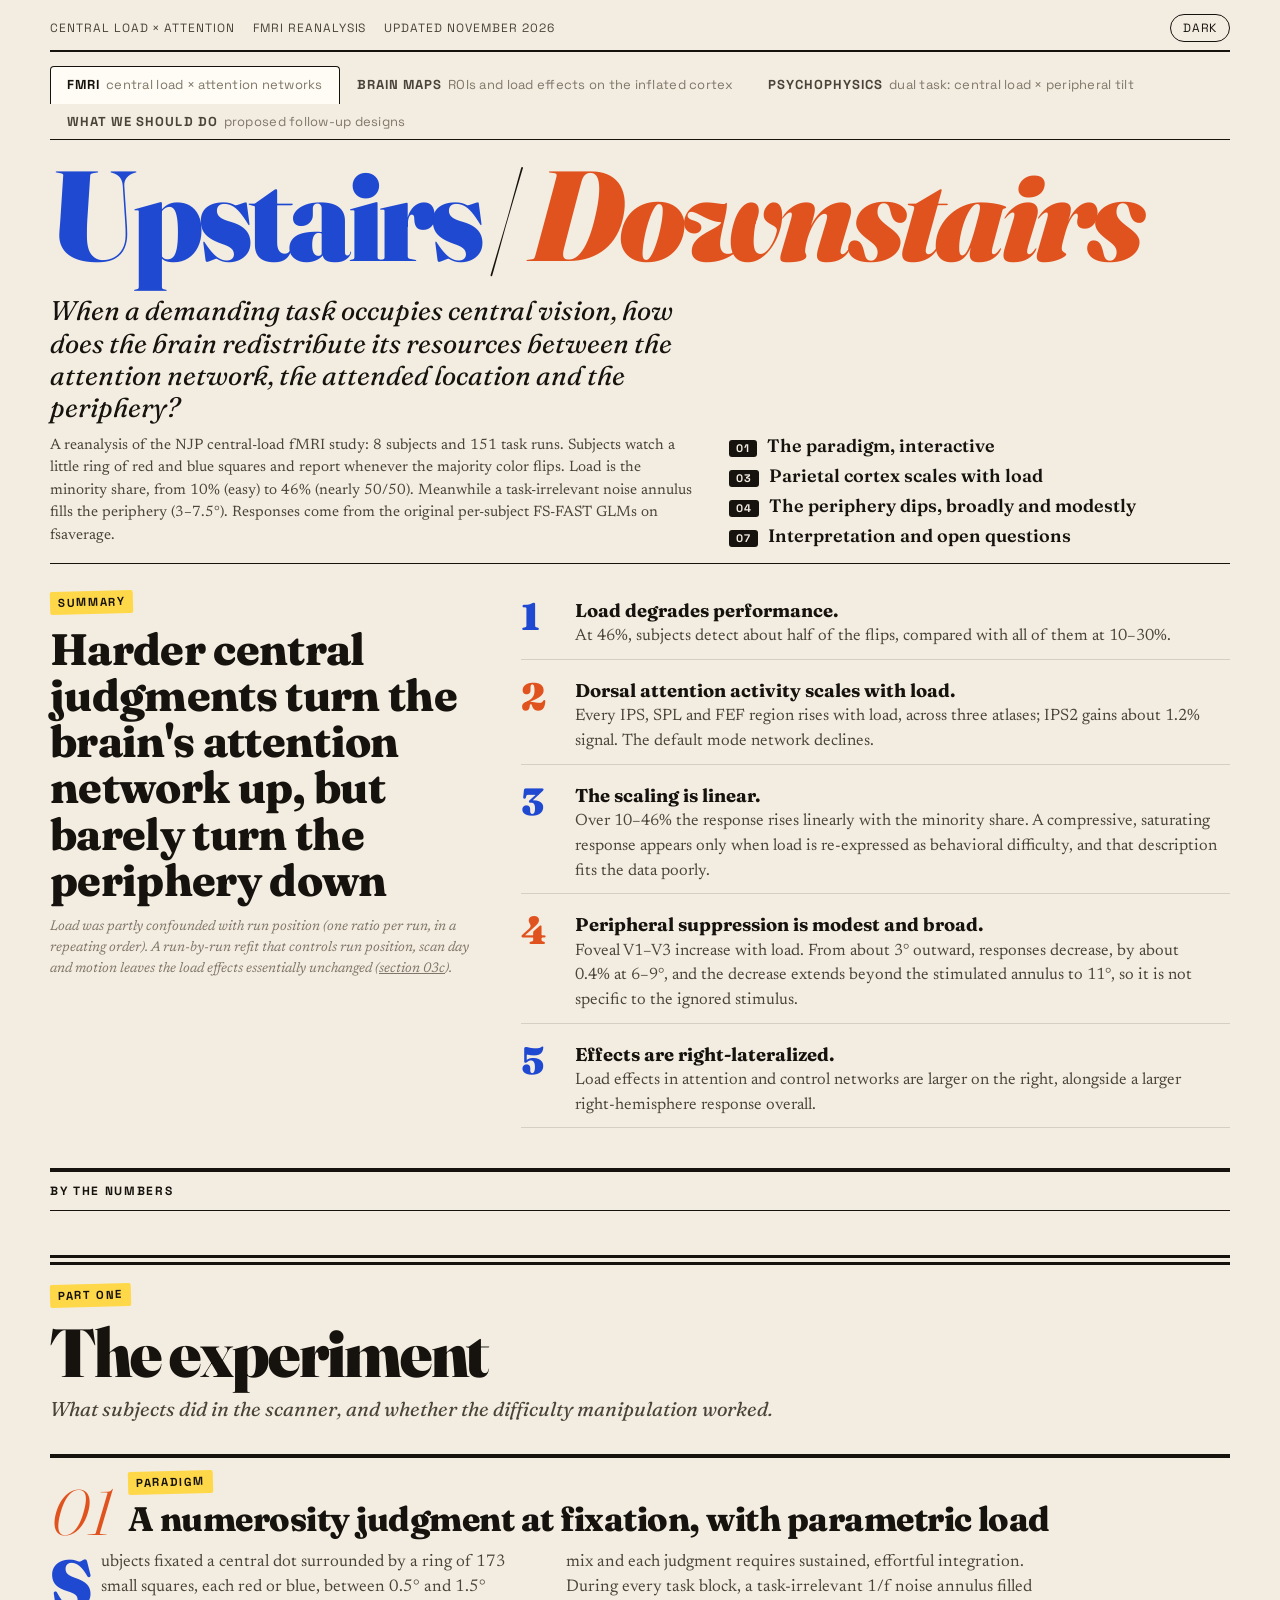
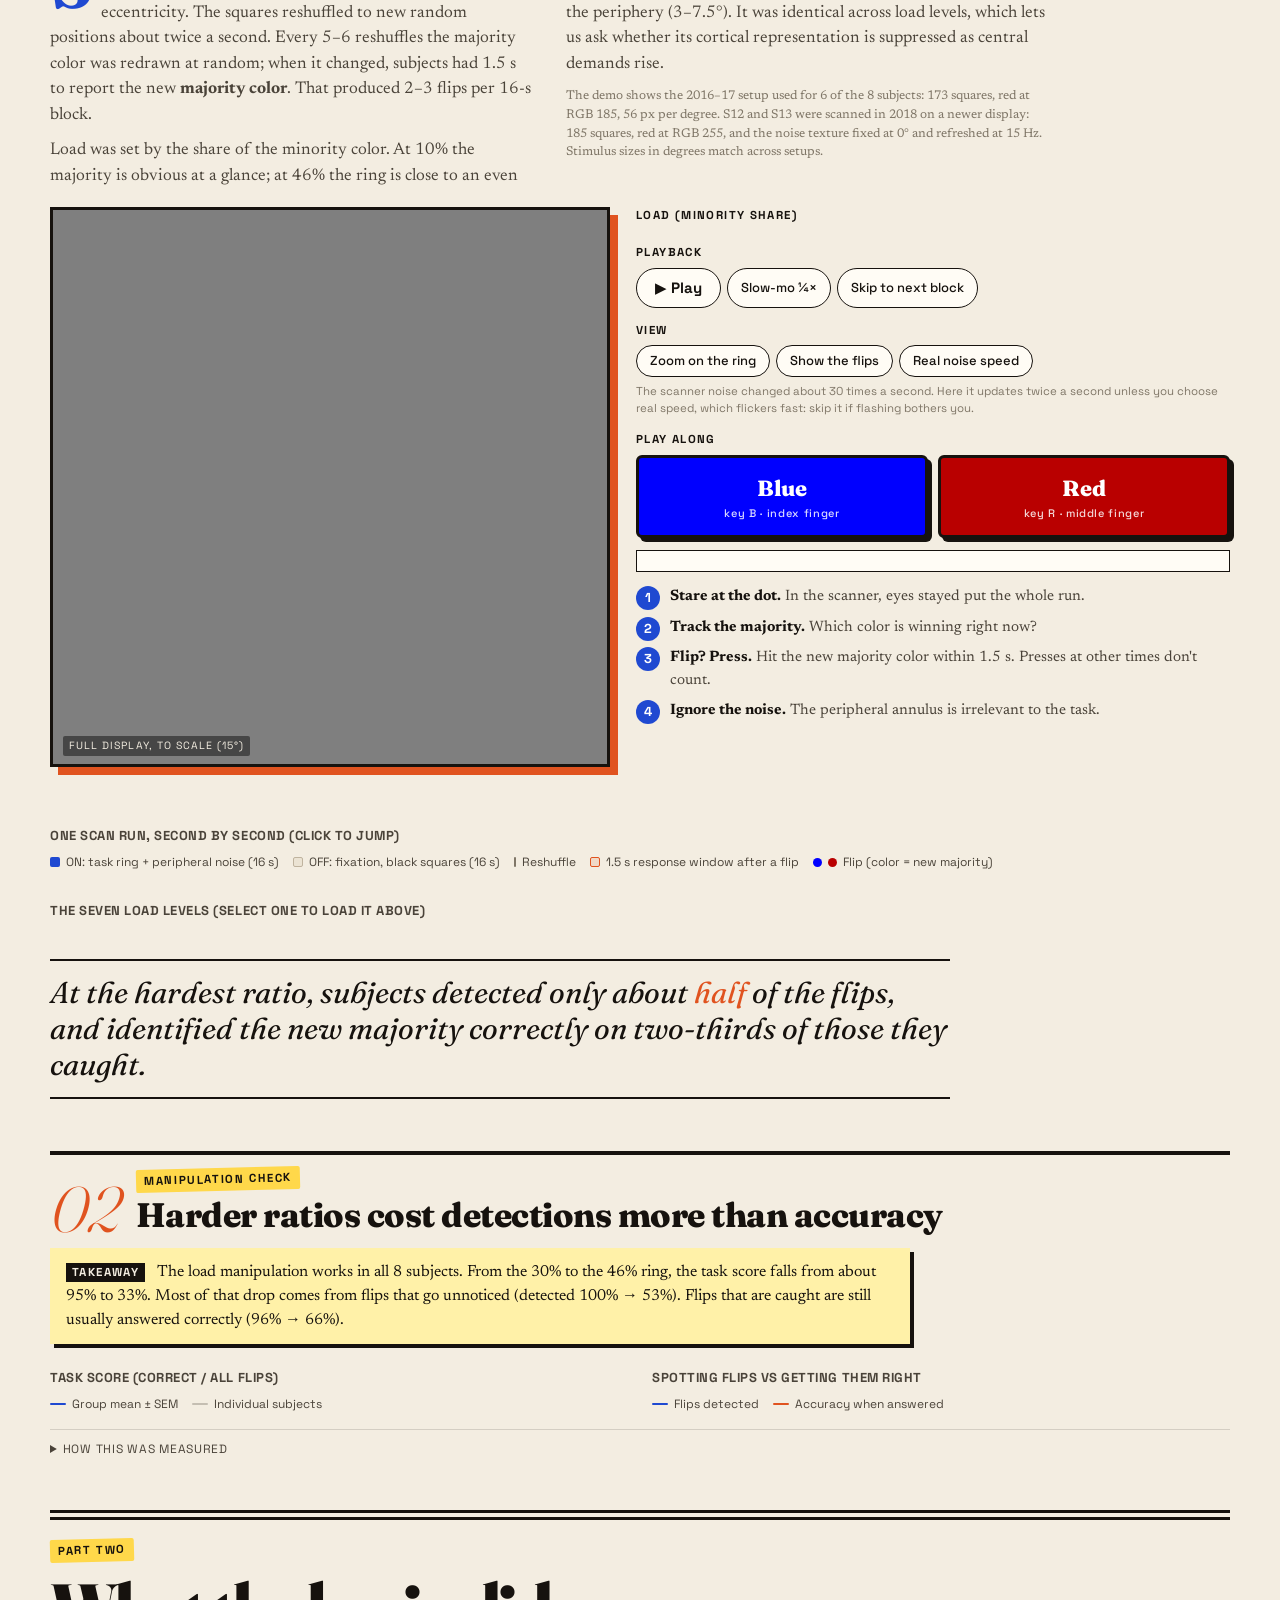
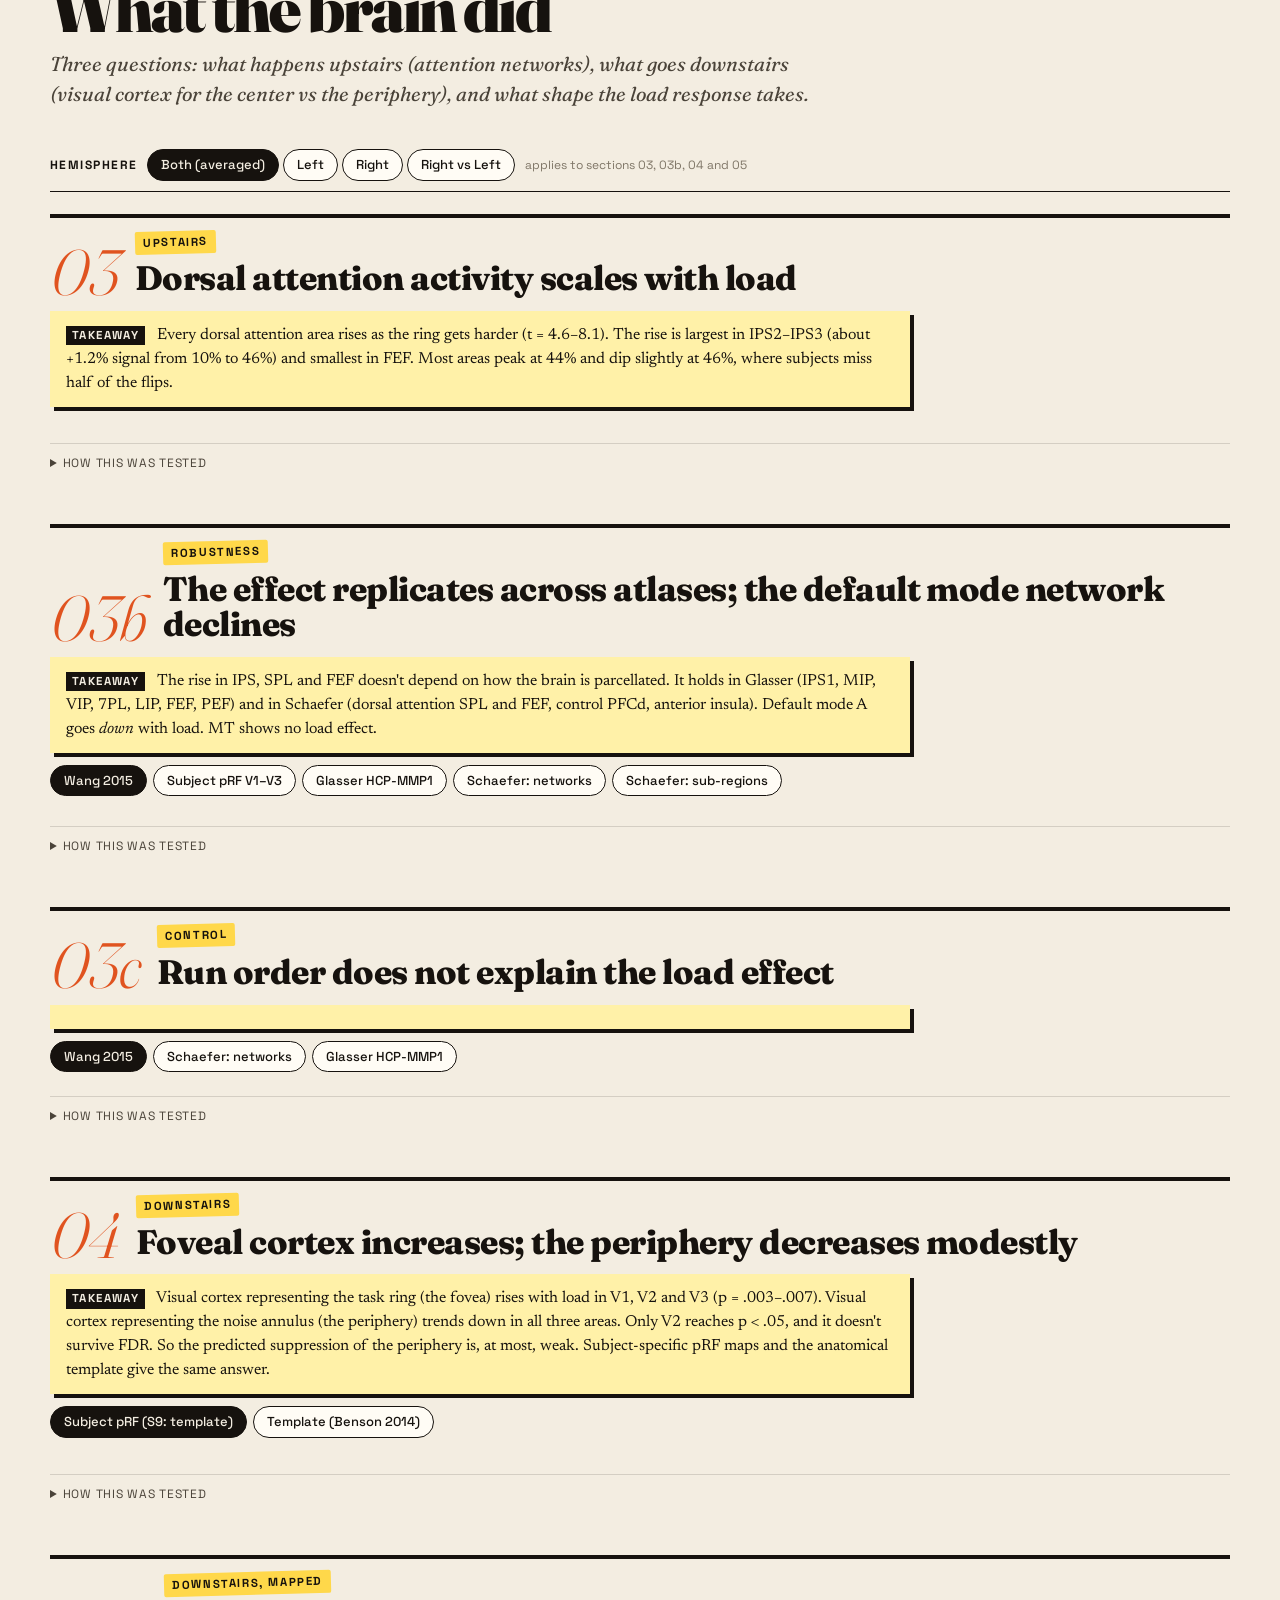
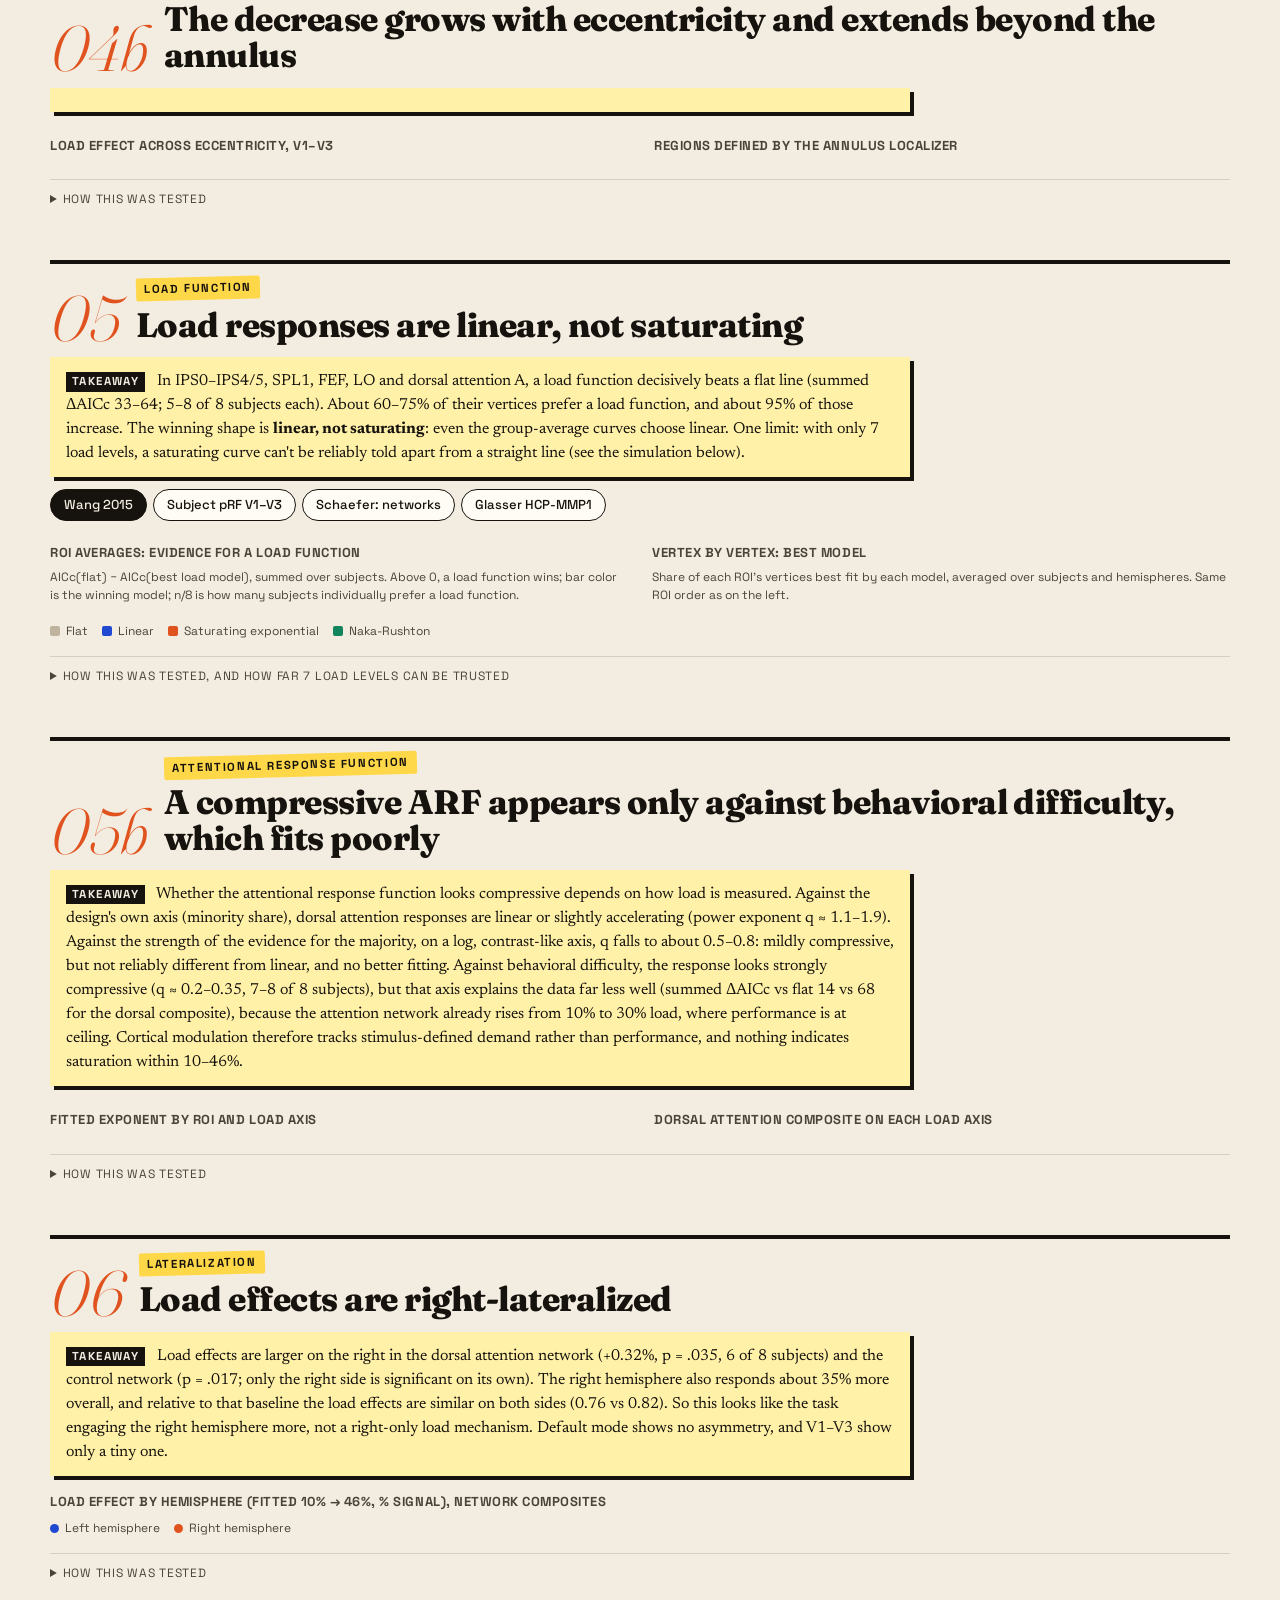
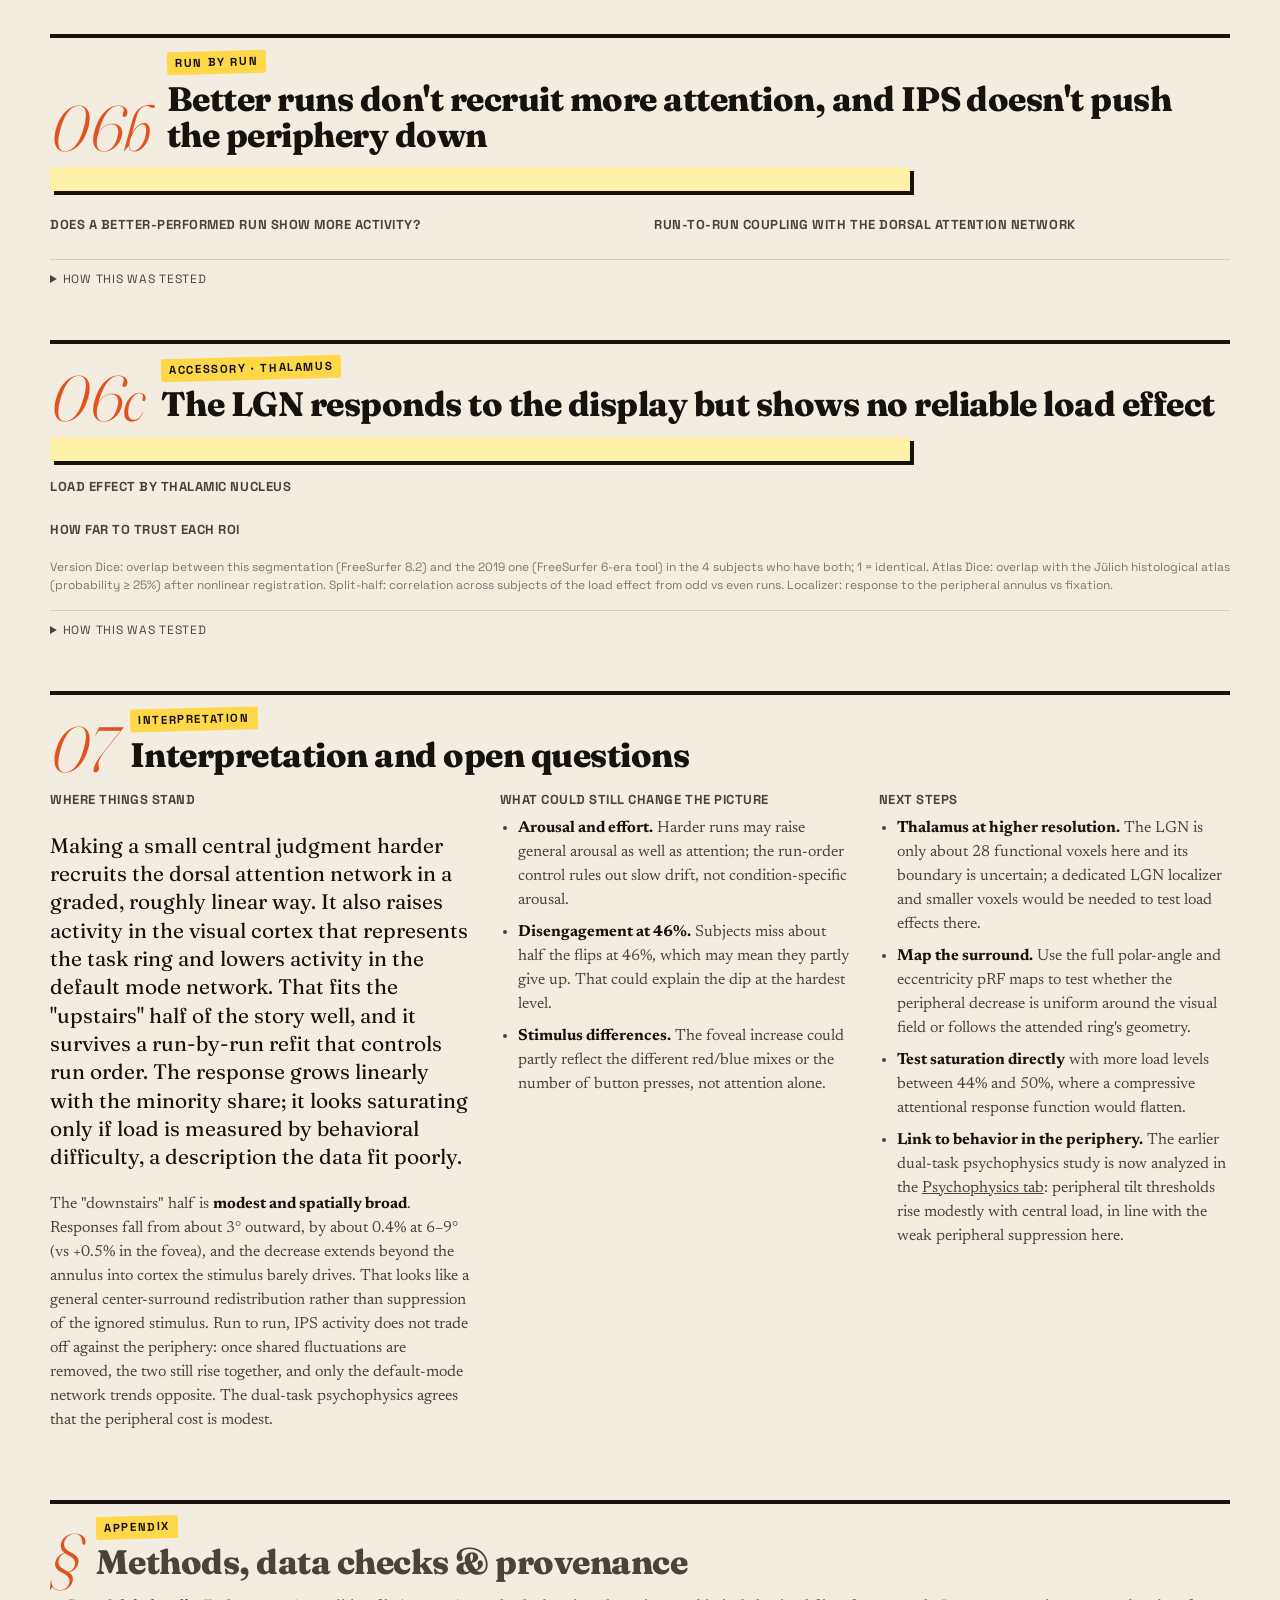
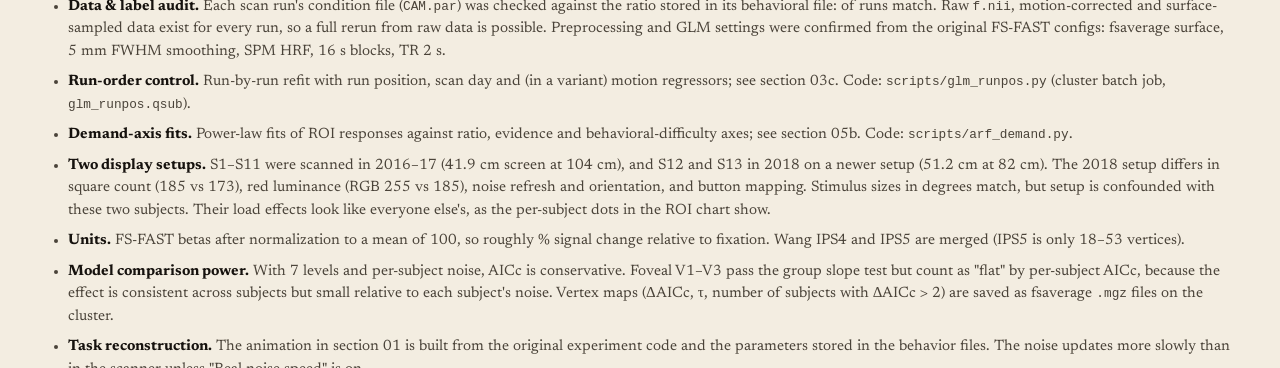
<file: index.html>
<!DOCTYPE html>
<html lang="en"><head><meta charset="utf-8"><meta http-equiv="refresh" content="0; url=dashboard/"><title>Redirecting…</title></head>
<body><a href="dashboard/">Open the dashboard</a></body></html>
</file>
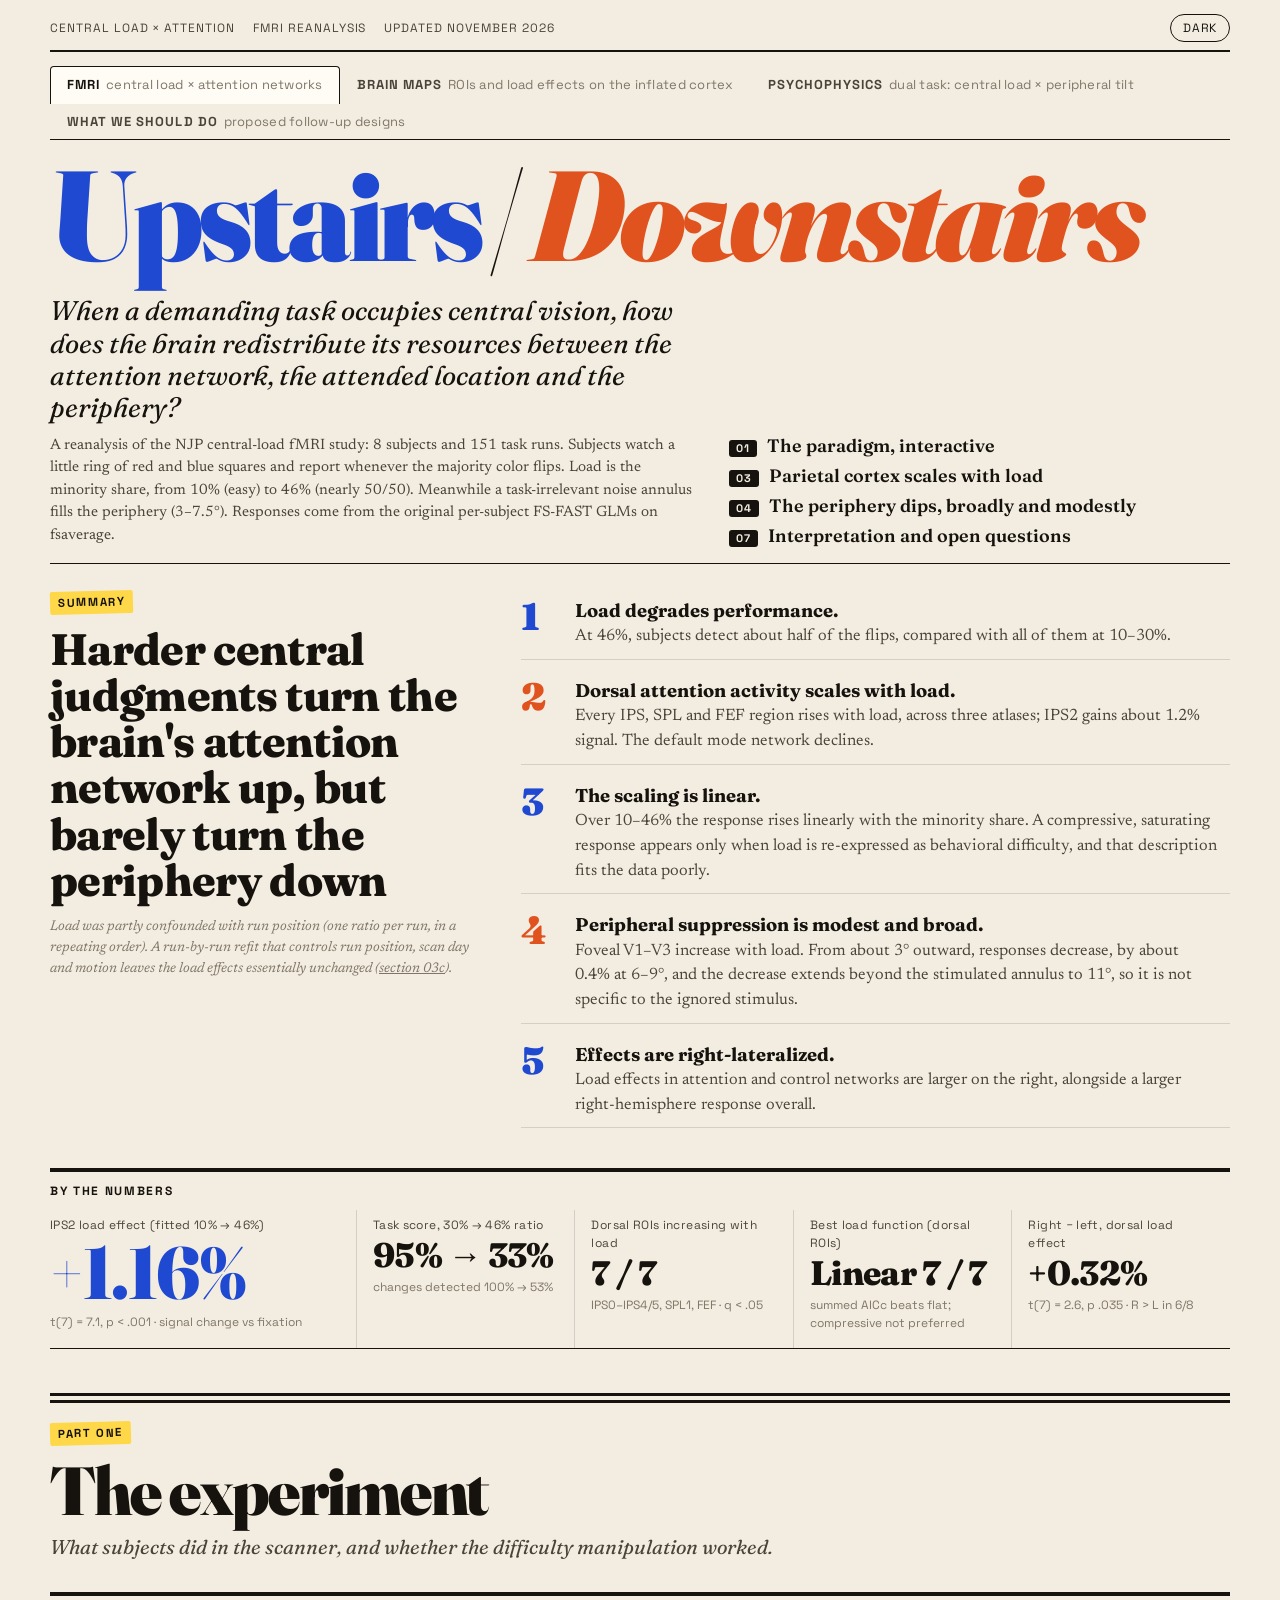
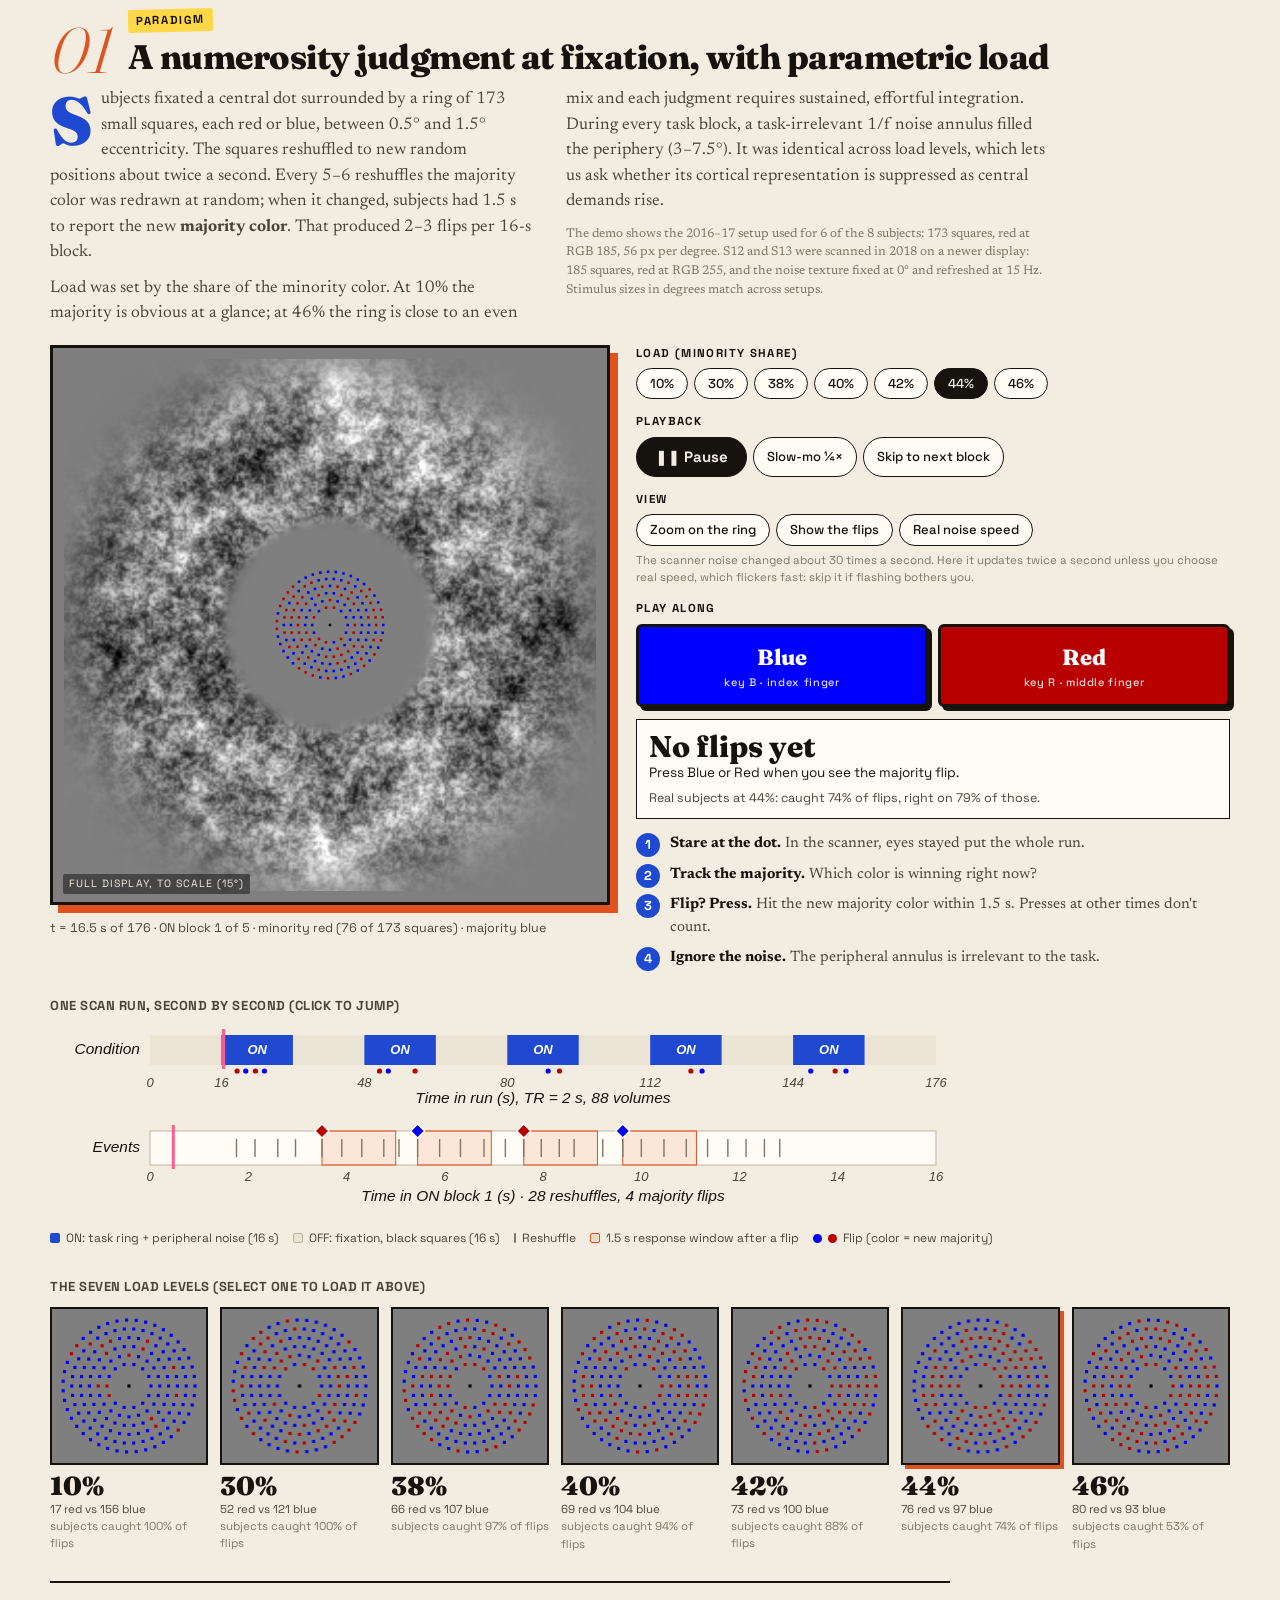
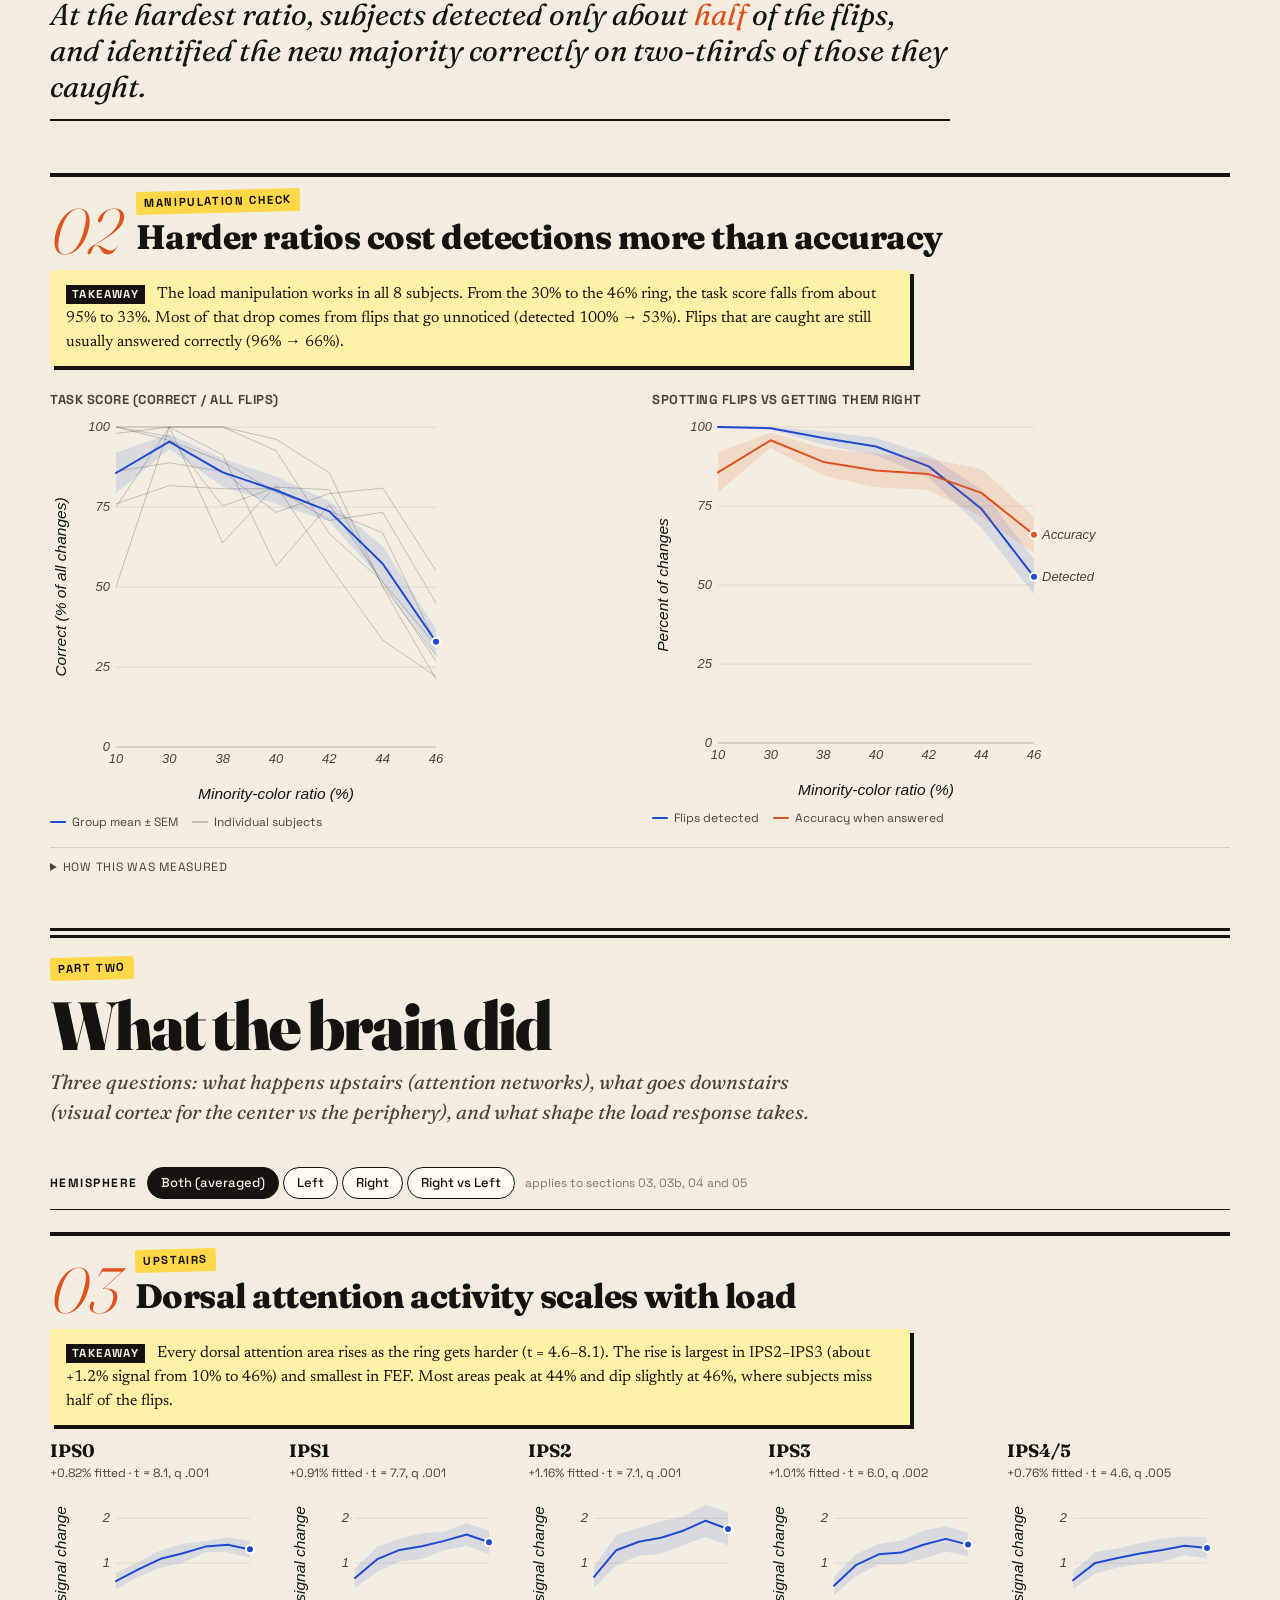
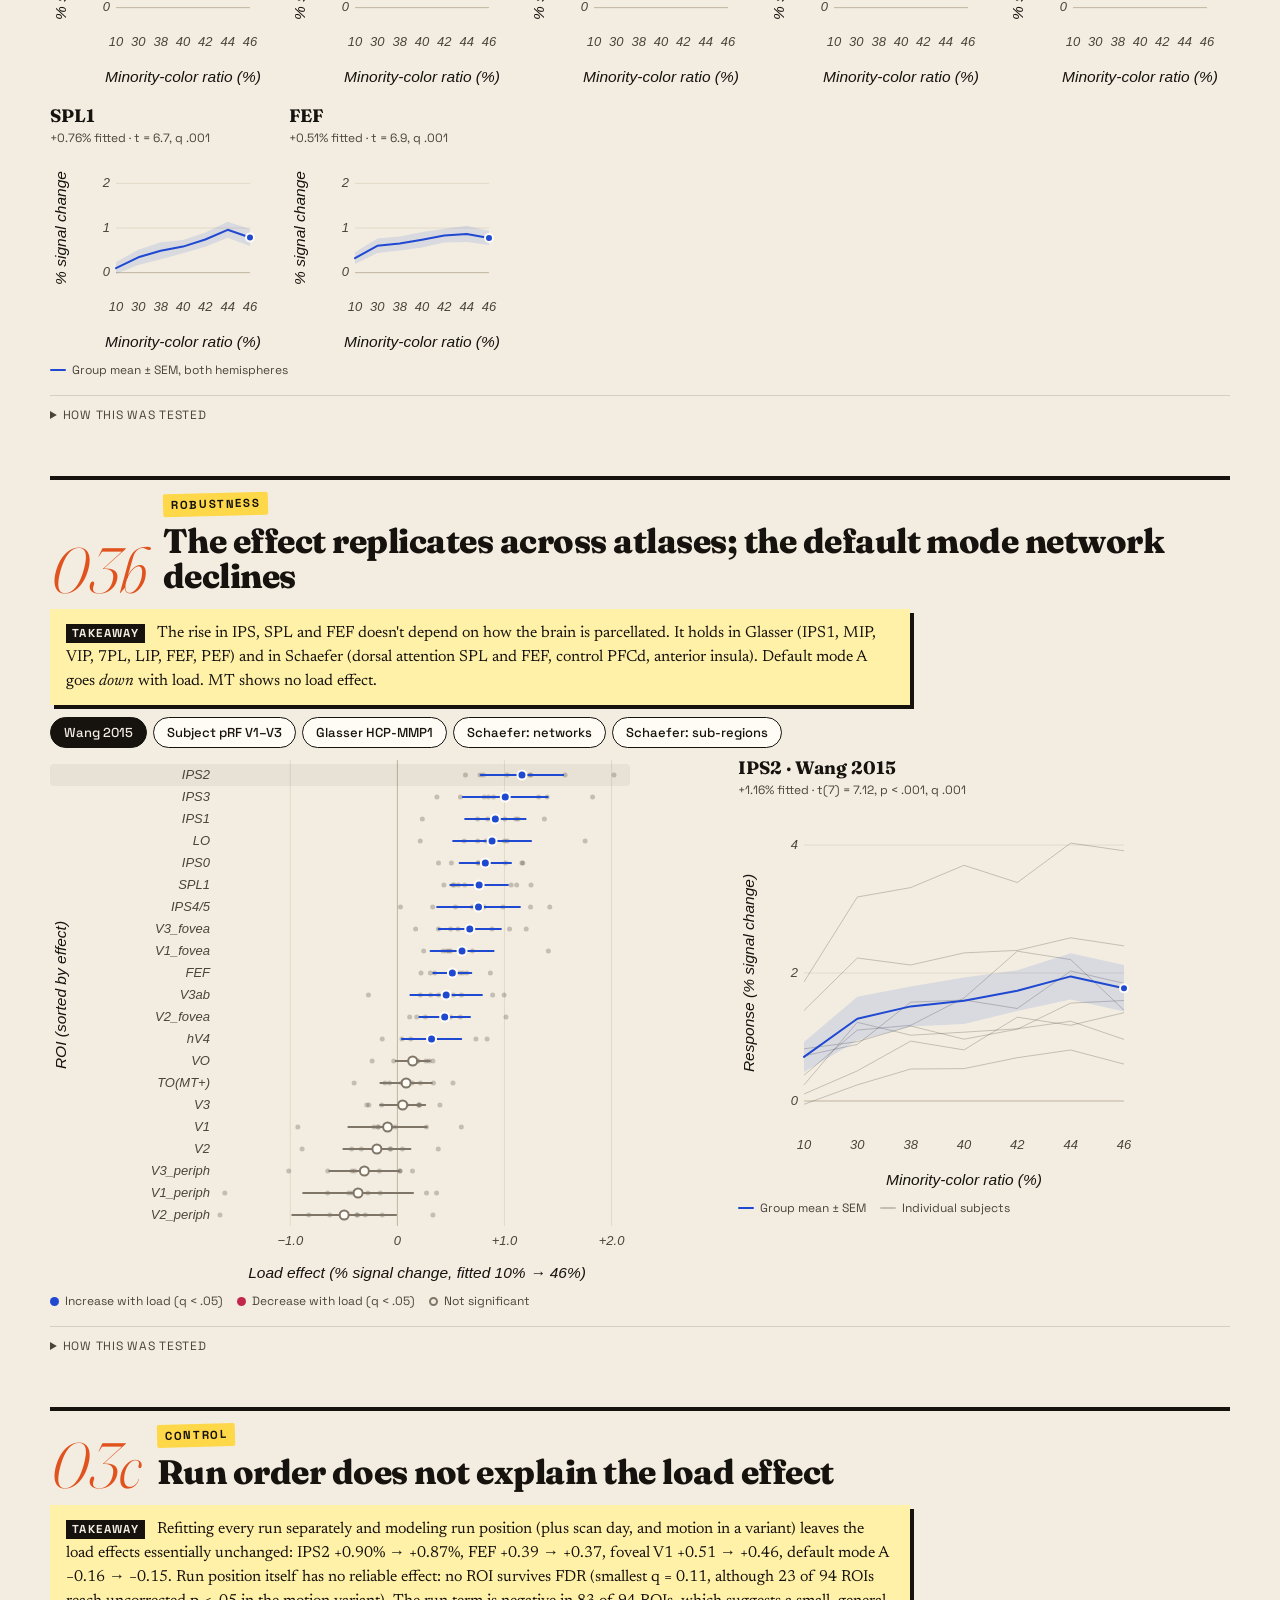
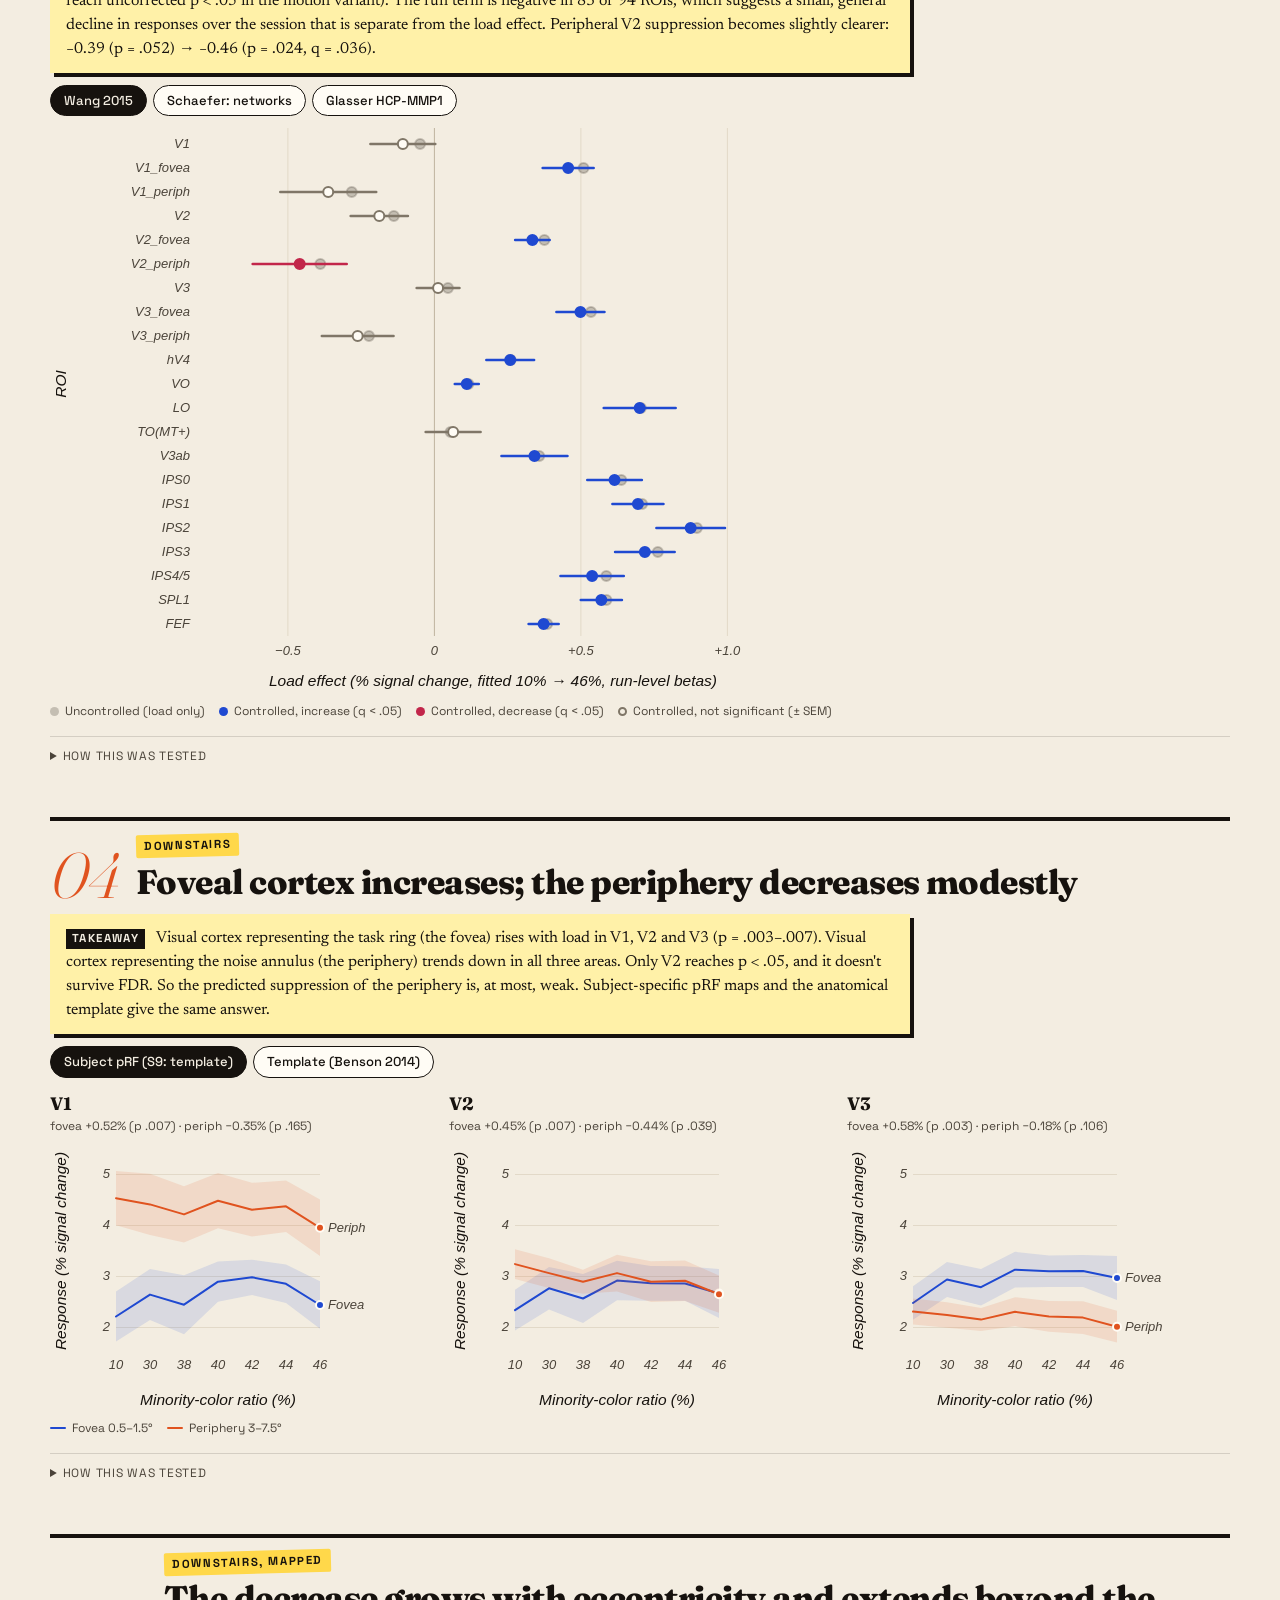
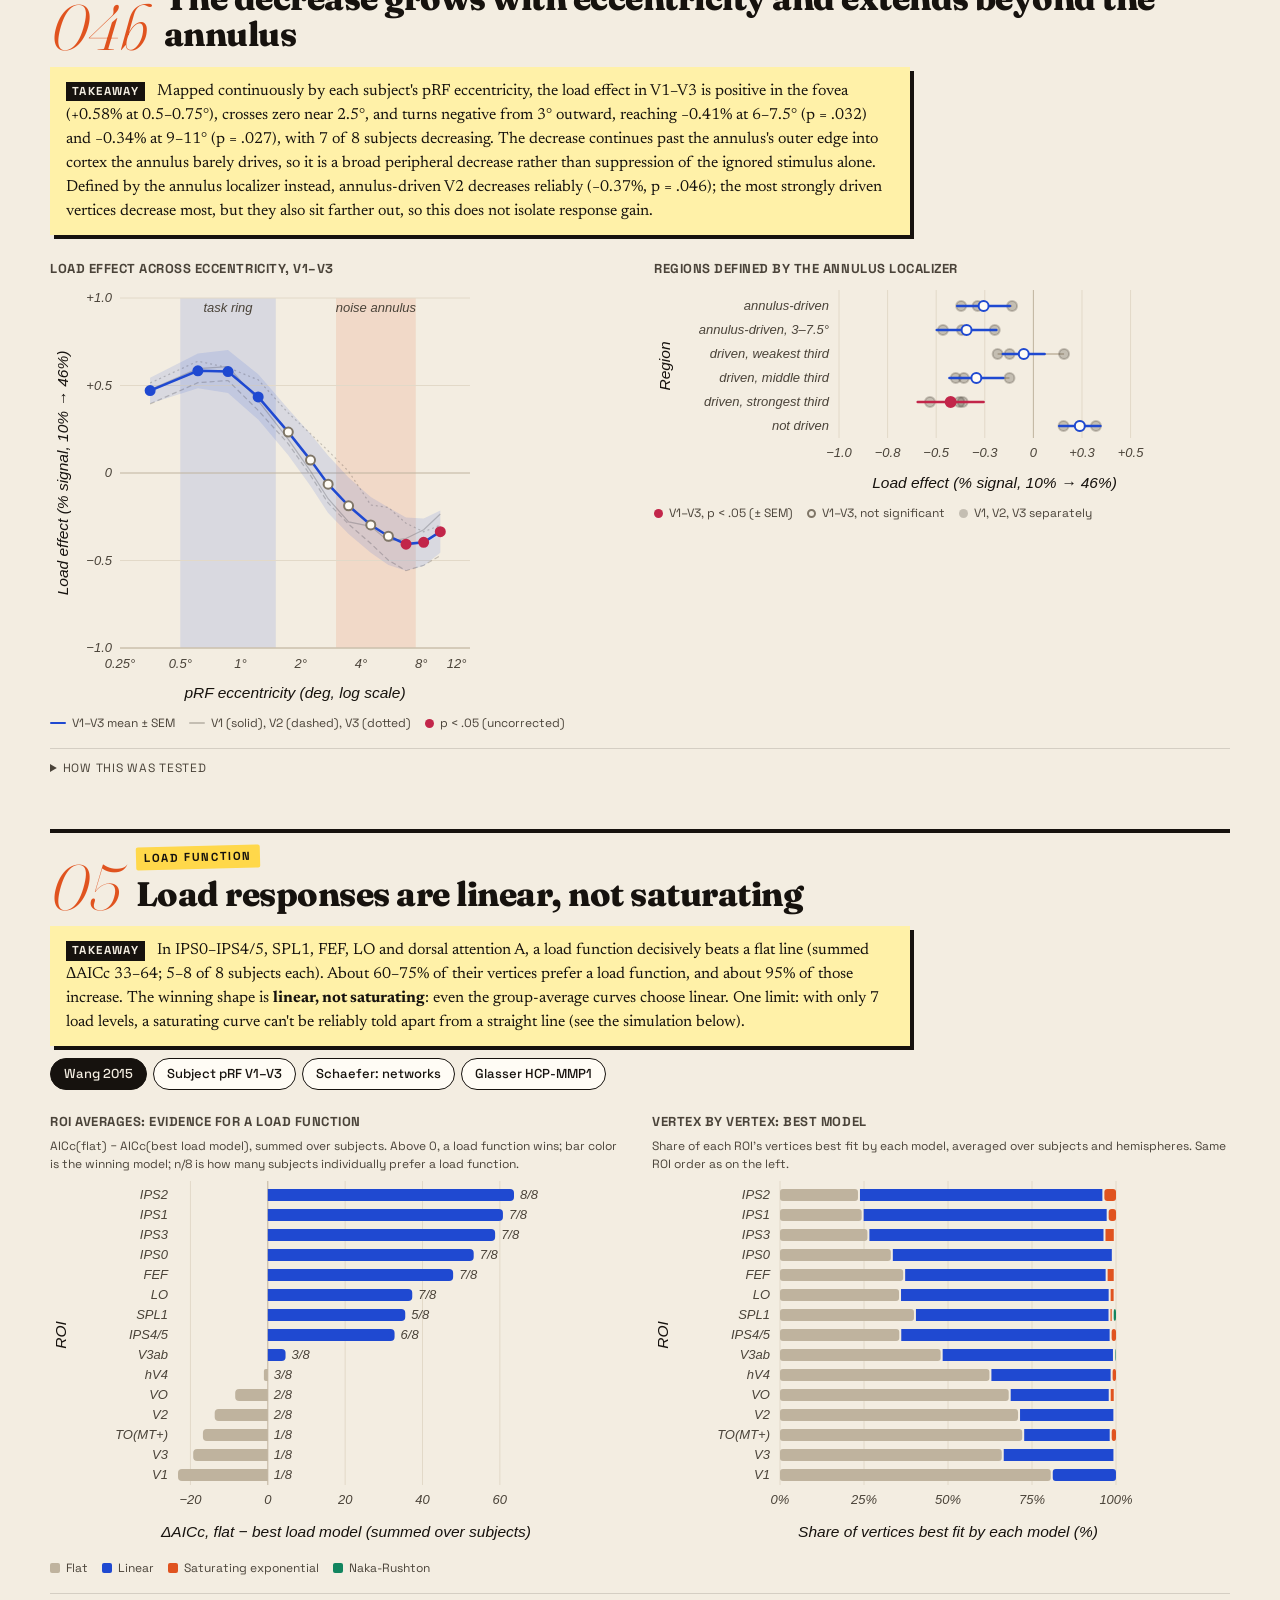
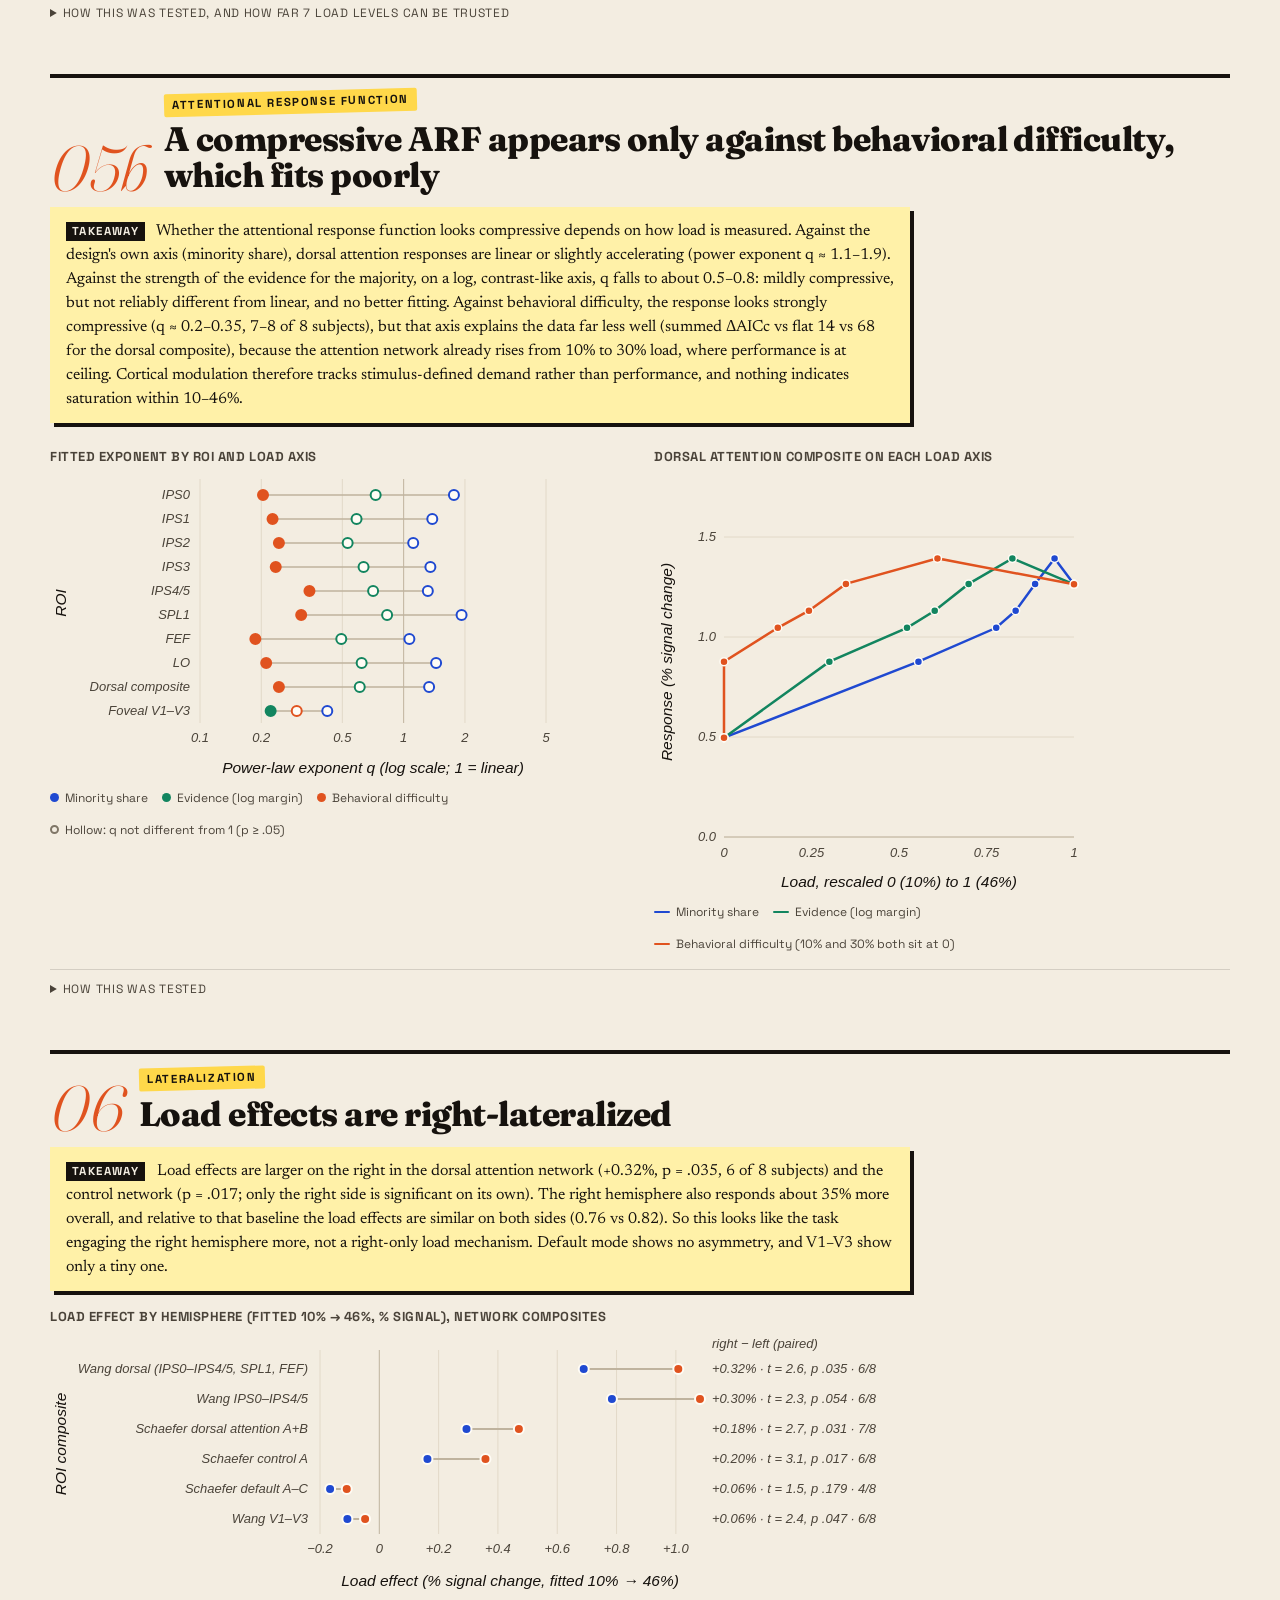
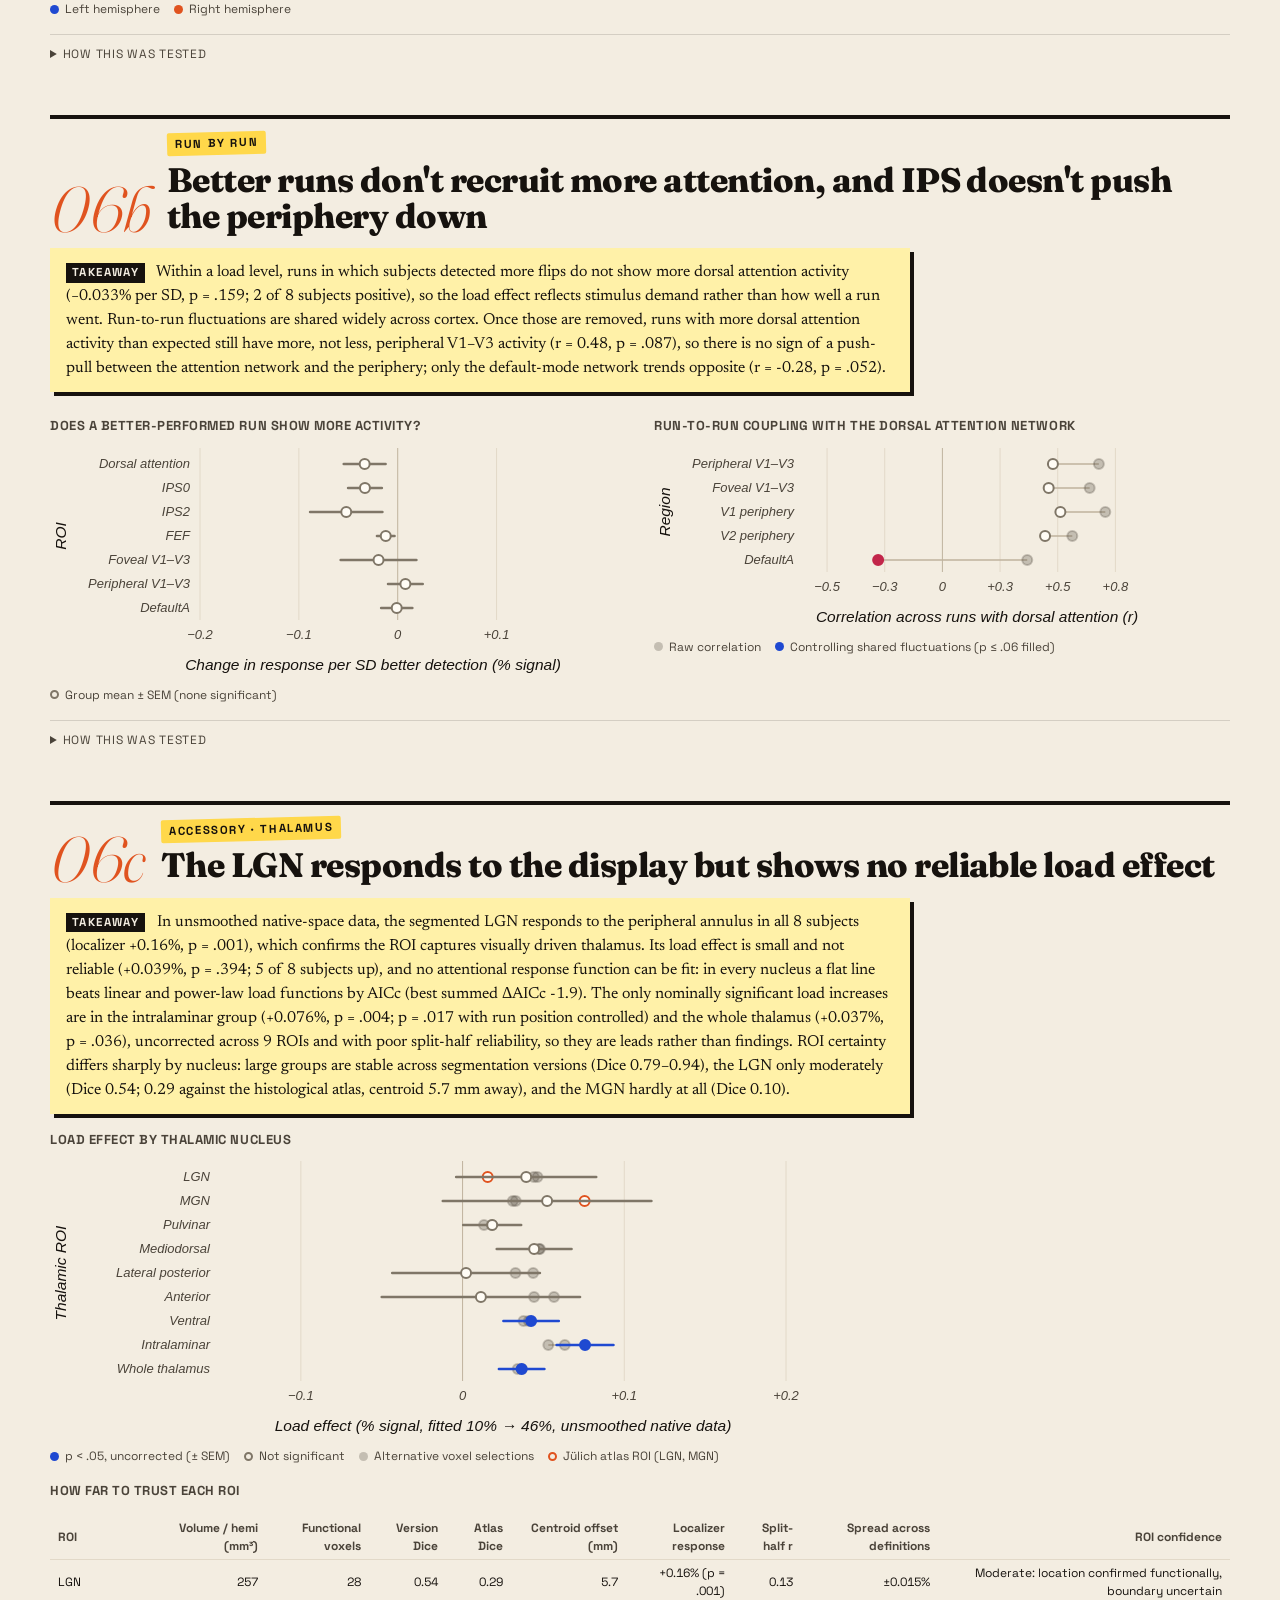
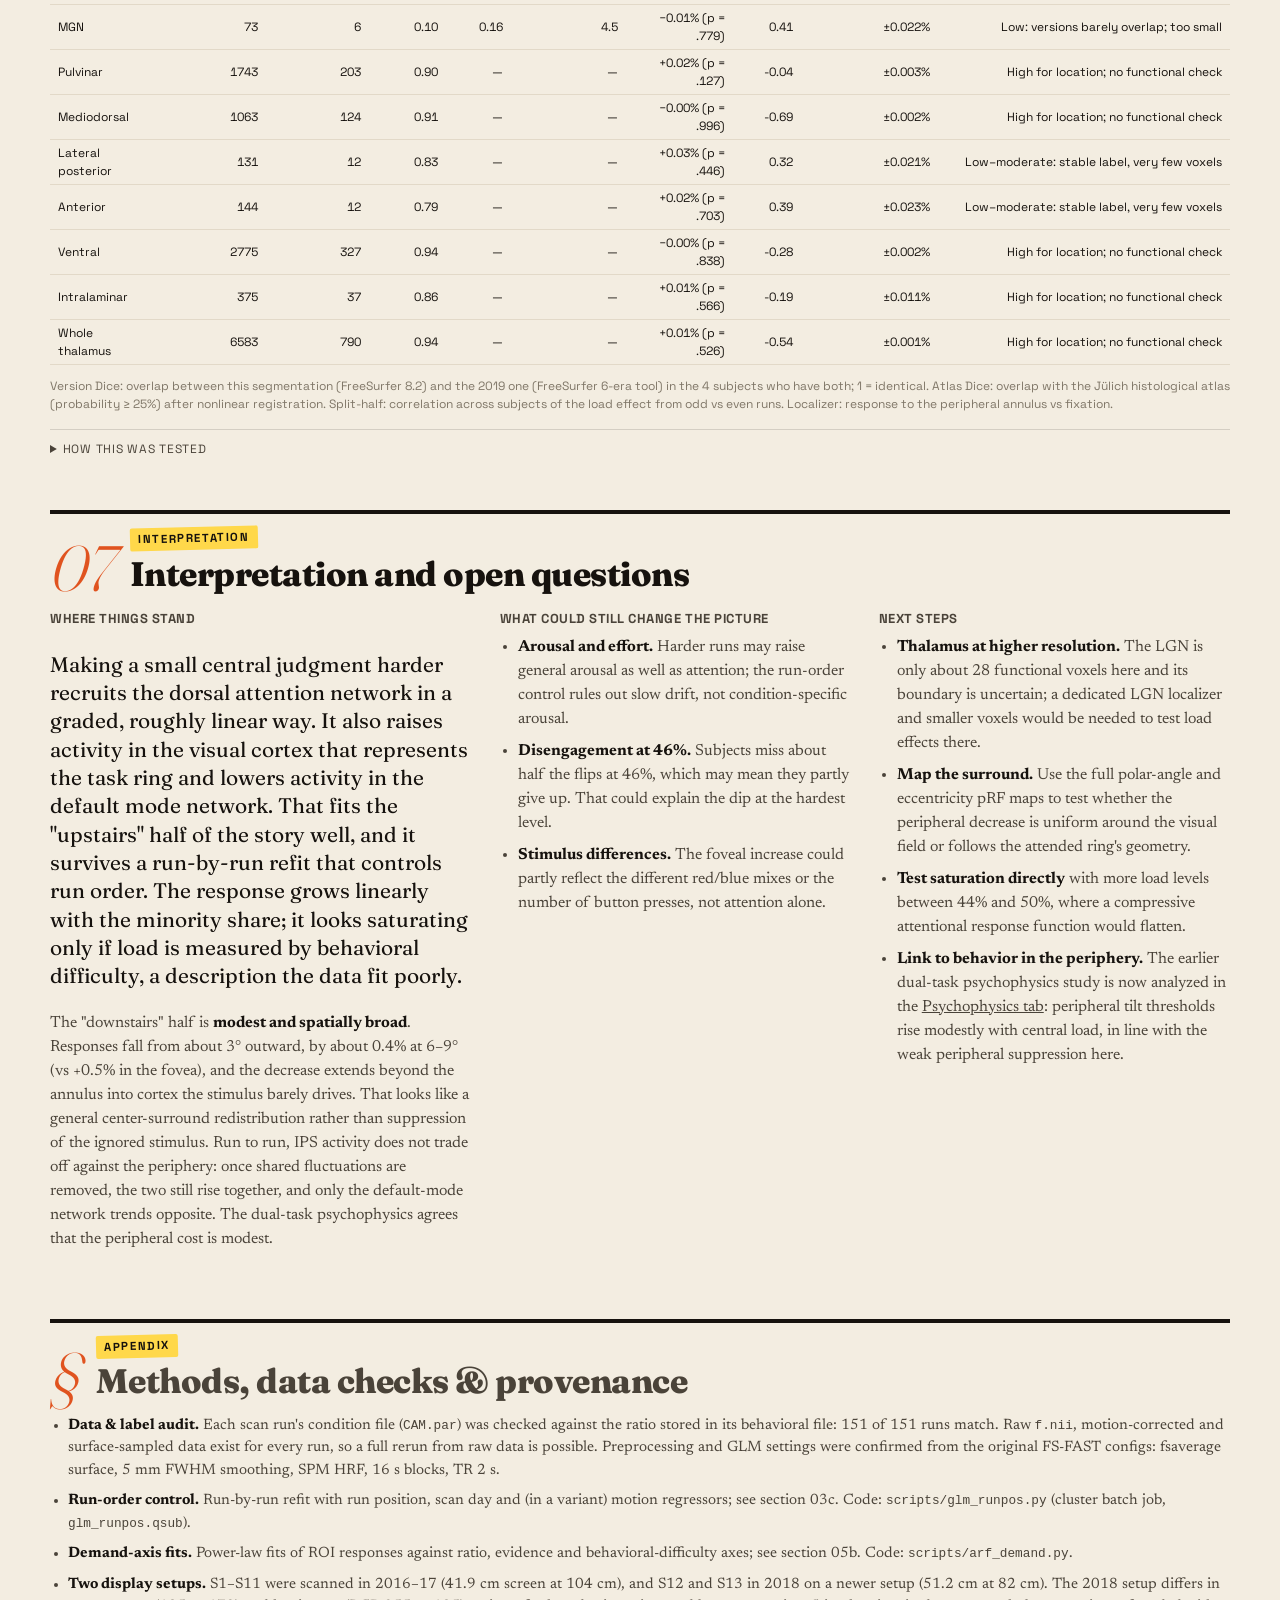
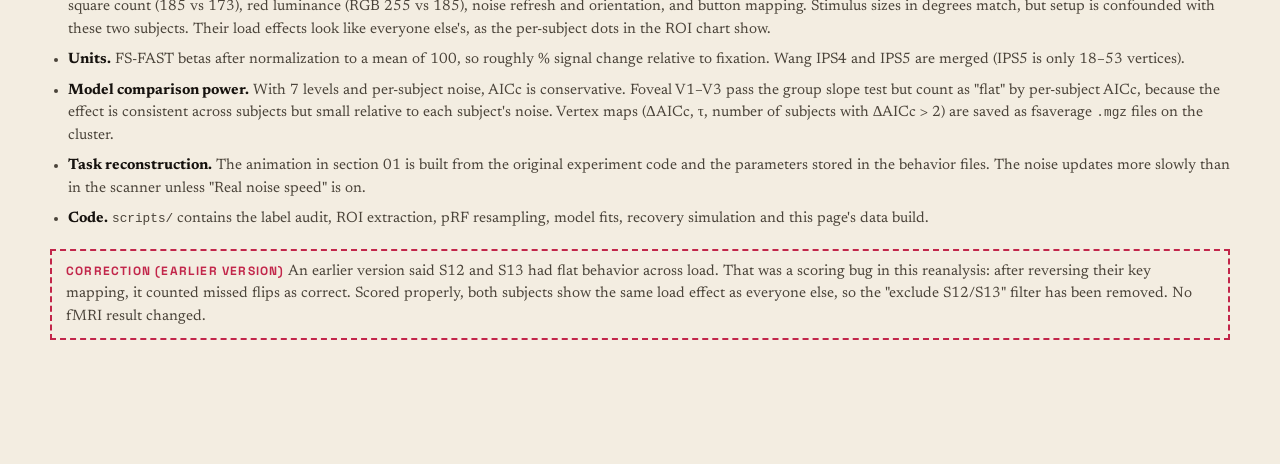
<file: dashboard/index.html>
<!DOCTYPE html>
<html lang="en">
<head>
<meta charset="utf-8">
<meta name="viewport" content="width=device-width, initial-scale=1">
<title>Upstairs / Downstairs: central load and attention</title>
<link rel="preconnect" href="https://fonts.googleapis.com">
<link rel="preconnect" href="https://fonts.gstatic.com" crossorigin>
<link href="https://fonts.googleapis.com/css2?family=Fraunces:ital,opsz,wght@0,9..144,400..900;1,9..144,400..900&family=Newsreader:ital,opsz,wght@0,6..72,400;0,6..72,600;1,6..72,400&family=Space+Grotesk:wght@400;500;700&display=swap" rel="stylesheet">
<link rel="stylesheet" href="style.css">
</head>
<body>
<div class="viz-root">
<div class="wrap">
  <header class="masthead">
    <div class="mast-strip">
      <span>Central load × attention</span><span>fMRI reanalysis</span><span>Updated November 2026</span><span class="grow"></span>
      <button class="theme-btn" id="themeBtn" type="button" aria-label="Toggle dark mode">Dark</button>
    </div>
    <nav class="study-tabs" aria-label="Studies">
      <a href="index.html" aria-current="page">fMRI<span>central load × attention networks</span></a>
      <a href="maps.html">Brain maps<span>ROIs and load effects on the inflated cortex</span></a>
      <a href="psychophysics.html">Psychophysics<span>dual task: central load × peripheral tilt</span></a>
      <a href="next.html">What we should do<span>proposed follow-up designs</span></a>
    </nav>
    <h1 class="wordmark"><span class="up">Upstairs</span><span class="slash">/</span><span class="down">Downstairs</span></h1>
    <div class="mast-row">
      <div>
        <p class="tagline">When a demanding task occupies central vision, how does the brain redistribute its resources between the attention network, the attended location and the periphery?</p>
        <p class="sub">A reanalysis of the NJP central-load fMRI study: 8 subjects and 151 task runs. Subjects watch a little ring of red and blue squares and report whenever the majority color flips. Load is the minority share, from 10% (easy) to 46% (nearly 50/50). Meanwhile a task-irrelevant noise annulus fills the periphery (3–7.5°). Responses come from the original per-subject FS-FAST GLMs on fsaverage.</p>
      </div>
      <ul class="cover-lines" aria-label="Highlights">
        <li><a href="#task"><span class="cl-n">01</span><span class="cl-t">The paradigm, interactive</span></a></li>
        <li><a href="#ips"><span class="cl-n">03</span><span class="cl-t">Parietal cortex scales with load</span></a></li>
        <li><a href="#visual"><span class="cl-n">04</span><span class="cl-t">The periphery dips, broadly and modestly</span></a></li>
        <li><a href="#meaning"><span class="cl-n">07</span><span class="cl-t">Interpretation and open questions</span></a></li>
      </ul>
    </div>
  </header>

  <section class="headline" aria-label="Main findings">
    <div class="hl-left">
      <span class="kicker">Summary</span>
      <h2>Harder central judgments turn the brain's attention network up, but barely turn the periphery down</h2>
      <p class="caveat">Load was partly confounded with run position (one ratio per run, in a repeating order). A run-by-run refit that controls run position, scan day and motion leaves the load effects essentially unchanged (<a href="#runorder">section 03c</a>).</p>
    </div>
    <ol class="takeaways">
      <li><a href="#behavior"><span><b>Load degrades performance.</b> At 46%, subjects detect about half of the flips, compared with all of them at 10–30%.</span></a></li>
      <li><a href="#ips"><span><b>Dorsal attention activity scales with load.</b> Every IPS, SPL and FEF region rises with load, across three atlases; IPS2 gains about 1.2% signal. The default mode network declines.</span></a></li>
      <li><a href="#models"><span><b>The scaling is linear.</b> Over 10–46% the response rises linearly with the minority share. A compressive, saturating response appears only when load is re-expressed as behavioral difficulty, and that description fits the data poorly.</span></a></li>
      <li><a href="#ecc"><span><b>Peripheral suppression is modest and broad.</b> Foveal V1–V3 increase with load. From about 3° outward, responses decrease, by about 0.4% at 6–9°, and the decrease extends beyond the stimulated annulus to 11°, so it is not specific to the ignored stimulus.</span></a></li>
      <li><a href="#hemis"><span><b>Effects are right-lateralized.</b> Load effects in attention and control networks are larger on the right, alongside a larger right-hemisphere response overall.</span></a></li>
    </ol>
  </section>

  <p class="numbers-head">By the numbers</p>
  <section class="tiles" id="tiles" aria-label="Key numbers"></section>


  <div class="part-head"><span class="kicker">Part one</span><h2 class="part-title">The experiment</h2><p>What subjects did in the scanner, and whether the difficulty manipulation worked.</p></div>

  <section class="card" id="task">
    <div class="sec-head"><span class="sec-num">01</span><div><span class="kicker">Paradigm</span><h2>A numerosity judgment at fixation, with parametric load</h2></div></div>
    <div class="story-intro">
      <p>Subjects fixated a central dot surrounded by a ring of 173 small squares, each red or blue, between 0.5° and 1.5° eccentricity. The squares reshuffled to new random positions about twice a second. Every 5–6 reshuffles the majority color was redrawn at random; when it changed, subjects had 1.5 s to report the new <b>majority color</b>. That produced 2–3 flips per 16-s block.</p>
      <p>Load was set by the share of the minority color. At 10% the majority is obvious at a glance; at 46% the ring is close to an even mix and each judgment requires sustained, effortful integration. During every task block, a task-irrelevant 1/f noise annulus filled the periphery (3–7.5°). It was identical across load levels, which lets us ask whether its cortical representation is suppressed as central demands rise.</p>
      <p style="font-size:12.5px; color: var(--text-muted)">The demo shows the 2016–17 setup used for 6 of the 8 subjects: 173 squares, red at RGB 185, 56 px per degree. S12 and S13 were scanned in 2018 on a newer display: 185 squares, red at RGB 255, and the noise texture fixed at 0° and refreshed at 15 Hz. Stimulus sizes in degrees match across setups.</p>
    </div>
    <div class="stage">
      <div>
        <div class="screen"><canvas id="stimCanvas" role="img" aria-label="Animated reconstruction of the stimulus: fixation dot, ring of red and blue squares, and a peripheral noise annulus during task blocks"></canvas><span class="bezel" id="bezel">Full display, to scale (15°)</span></div>
        <p class="status" id="stimStatus"></p>
      </div>
      <div>
        <div class="ctl-group">
          <span class="lbl">Load (minority share)</span>
          <div class="ctl-row" id="ratioPills" role="group" aria-label="Load level"></div>
        </div>
        <div class="ctl-group">
          <span class="lbl">Playback</span>
          <div class="ctl-row">
            <button type="button" class="pill big" id="playBtn" aria-pressed="false">▶ Play</button>
            <button type="button" class="pill" id="slowBtn" aria-pressed="false">Slow-mo ¼×</button>
            <button type="button" class="pill" id="nextBtn">Skip to next block</button>
          </div>
        </div>
        <div class="ctl-group">
          <span class="lbl">View</span>
          <div class="ctl-row">
            <button type="button" class="pill" id="zoomBtn" aria-pressed="false">Zoom on the ring</button>
            <button type="button" class="pill" id="answerBtn" aria-pressed="false">Show the flips</button>
            <button type="button" class="pill" id="flickerBtn" aria-pressed="false">Real noise speed</button>
          </div>
          <p class="flicker-note">The scanner noise changed about 30 times a second. Here it updates twice a second unless you choose real speed, which flickers fast: skip it if flashing bothers you.</p>
        </div>
        <div class="ctl-group">
          <span class="lbl">Play along</span>
          <div class="resp-btns">
            <button type="button" class="b" id="respB">Blue<small>key B · index finger</small></button>
            <button type="button" class="r" id="respR">Red<small>key R · middle finger</small></button>
          </div>
          <div class="scorecard" id="scorecard" aria-live="polite"></div>
        </div>
        <ol class="howto">
          <li><b>Stare at the dot.</b> In the scanner, eyes stayed put the whole run.</li>
          <li><b>Track the majority.</b> Which color is winning right now?</li>
          <li><b>Flip? Press.</b> Hit the new majority color within 1.5 s. Presses at other times don't count.</li>
          <li><b>Ignore the noise.</b> The peripheral annulus is irrelevant to the task.</li>
        </ol>
      </div>
    </div>

    <div class="timeline-wrap">
      <h3>One scan run, second by second (click to jump)</h3>
      <div id="timeline"></div>
      <div class="legend">
        <span><i class="key-rect" style="background:var(--series-1)"></i>ON: task ring + peripheral noise (16 s)</span>
        <span><i class="key-rect" style="background:var(--paper-2);border:1px solid var(--axis)"></i>OFF: fixation, black squares (16 s)</span>
        <span><i class="key-line" style="background:var(--text-muted);width:2px;height:10px"></i>Reshuffle</span>
        <span><i class="key-rect" style="background:var(--band-2);border:1px solid var(--series-2)"></i>1.5 s response window after a flip</span>
        <span><i class="key-dot" style="background:#0000ff"></i><i class="key-dot" style="background:#b90000"></i>Flip (color = new majority)</span>
      </div>
    </div>

    <h3 style="margin-top:30px">The seven load levels (select one to load it above)</h3>
    <div class="gallery" id="gallery"></div>
    <p class="pullquote">At the hardest ratio, subjects detected only about <span>half</span> of the flips, and identified the new majority correctly on two-thirds of those they caught.</p>
  </section>


  <section class="card" id="behavior">
    <div class="sec-head"><span class="sec-num">02</span><div><span class="kicker">Manipulation check</span><h2>Harder ratios cost detections more than accuracy</h2></div></div>
    <div class="tldr"><b>Takeaway</b> The load manipulation works in all 8 subjects. From the 30% to the 46% ring, the task score falls from about 95% to 33%. Most of that drop comes from flips that go unnoticed (detected 100% → 53%). Flips that are caught are still usually answered correctly (96% → 66%).</div>
    <div class="grid-2" style="margin-top:8px">
      <div>
        <h3>Task score (correct / all flips)</h3>
        <div id="behScore"></div>
        <div class="legend"><span><i class="key-line" style="background:var(--series-1)"></i>Group mean ± SEM</span><span><i class="key-line" style="background:var(--context)"></i>Individual subjects</span></div>
      </div>
      <div>
        <h3>Spotting flips vs getting them right</h3>
        <div id="behSplit"></div>
        <div class="legend"><span><i class="key-line" style="background:var(--series-1)"></i>Flips detected</span><span><i class="key-line" style="background:var(--series-2)"></i>Accuracy when answered</span></div>
      </div>
    </div>
    <details class="method"><summary>How this was measured</summary>
      <p>After each majority-color flip, subjects had 1.5 s (1.0 s in the earliest script version, used for S4 and part of S3) to press the key for the new majority color. The data were scored three ways. The <b>task score</b> is the original measure: correct / all flips, so misses count as wrong. <b>Detection</b> is the % of flips answered. <b>Accuracy</b> is the % correct among answered flips. S12 and S13 pressed reversed keys in every run (raw accuracy 0–46%), so their mapping is flipped. They are also the only two subjects scanned in 2018 on a newer display setup, so a different button-box mapping is the likely cause. Misses stay wrong, as in the original code.</p>
      <div id="behTable"></div>
    </details>
  </section>

  <div class="part-head"><span class="kicker">Part two</span><h2 class="part-title">What the brain did</h2><p>Three questions: what happens <em>upstairs</em> (attention networks), what goes <em>downstairs</em> (visual cortex for the center vs the periphery), and what shape the load response takes.</p></div>

  <div class="filters" role="group" aria-label="Hemisphere filter">
    <span class="lbl">Hemisphere</span>
    <div class="seg" id="hemiSeg">
      <button type="button" data-h="both" aria-pressed="true">Both (averaged)</button>
      <button type="button" data-h="lh" aria-pressed="false">Left</button>
      <button type="button" data-h="rh" aria-pressed="false">Right</button>
      <button type="button" data-h="diff" aria-pressed="false">Right vs Left</button>
    </div>
    <span class="scope">applies to sections 03, 03b, 04 and 05</span>
  </div>

  <section class="card" id="ips">
    <div class="sec-head"><span class="sec-num">03</span><div><span class="kicker">Upstairs</span><h2>Dorsal attention activity scales with load <span class="hemi-tag"></span></h2></div></div>
    <div class="tldr"><b>Takeaway</b> Every dorsal attention area rises as the ring gets harder (t = 4.6–8.1). The rise is largest in IPS2–IPS3 (about +1.2% signal from 10% to 46%) and smallest in FEF. Most areas peak at 44% and dip slightly at 46%, where subjects miss half of the flips.</div>
    <div class="multiples" id="ipsPanels"></div>
    <div class="legend" id="ipsLegend"></div>
    <details class="method"><summary>How this was tested</summary>
      <p>Responses were averaged within Wang 2015 maximum-probability ROIs, with hemispheres averaged. Each subject's response was regressed on ratio, and the slopes were t-tested across subjects. The "fitted" value is slope × 0.36, the predicted change from 10% to 46%. Units are roughly % signal change vs fixation. X positions are evenly spaced but the ratios are not; the fits use the true ratios.</p>
      <div id="ipsTable"></div>
    </details>
  </section>

  <section class="card" id="forest">
    <div class="sec-head"><span class="sec-num">03b</span><div><span class="kicker">Robustness</span><h2>The effect replicates across atlases; the default mode network declines <span class="hemi-tag"></span></h2></div></div>
    <div class="tldr"><b>Takeaway</b> The rise in IPS, SPL and FEF doesn't depend on how the brain is parcellated. It holds in Glasser (IPS1, MIP, VIP, 7PL, LIP, FEF, PEF) and in Schaefer (dorsal attention SPL and FEF, control PFCd, anterior insula). Default mode A goes <em>down</em> with load. MT shows no load effect.</div>
    <div class="tabs" id="atlasTabs" role="group" aria-label="Atlas">
      <button type="button" data-atlas="wang2015" aria-pressed="true">Wang 2015</button>
      <button type="button" data-atlas="prf" aria-pressed="false">Subject pRF V1–V3</button>
      <button type="button" data-atlas="glasser2016" aria-pressed="false">Glasser HCP-MMP1</button>
      <button type="button" data-atlas="schaeferNet" aria-pressed="false">Schaefer: networks</button>
      <button type="button" data-atlas="schaeferSub" aria-pressed="false">Schaefer: sub-regions</button>
    </div>
    <div class="grid-2" style="grid-template-columns: 1.35fr 1fr; align-items: start;">
      <div>
        <div id="forestChart"></div>
        <div class="legend" id="forestLegend"></div>
      </div>
      <div>
        <p class="panel-title" id="detailTitle"></p>
        <p class="panel-stat" id="detailStat"></p>
        <div id="detail"></div>
        <div class="legend" id="detailLegend"></div>
      </div>
    </div>
    <details class="method"><summary>How this was tested</summary>
      <p>To see where every ROI sits on the cortex, open the <a href="maps.html">Brain maps</a> tab. The same slope test was run for every ROI in each atlas, with FDR correction within each atlas. A filled dot means q &lt; .05; small dots are individual subjects. Click a row to plot its curve on the right.</p>
      <div id="forestTable"></div>
    </details>
  </section>

  <section class="card" id="runorder">
    <div class="sec-head"><span class="sec-num">03c</span><div><span class="kicker">Control</span><h2>Run order does not explain the load effect</h2></div></div>
    <div class="tldr" id="roTakeaway"></div>
    <div class="tabs" id="roTabs" role="group" aria-label="ROI set">
      <button type="button" data-a="wang2015" aria-pressed="true">Wang 2015</button>
      <button type="button" data-a="schaeferNet" aria-pressed="false">Schaefer: networks</button>
      <button type="button" data-a="glasser2016" aria-pressed="false">Glasser HCP-MMP1</button>
    </div>
    <div id="roChart"></div>
    <div class="legend" id="roLegend"></div>
    <details class="method"><summary>How this was tested</summary>
      <p>Each run was refit on its own: the smoothed, surface-sampled time series was intensity-normalized to a global mean of 100 (as in the original FS-FAST analysis), averaged within each ROI and hemisphere, and fit with the 16-s ON blocks convolved with the SPM canonical HRF plus quadratic drift (the original settings); a second fit added the six motion regressors. Per subject and ROI, the run betas (hemispheres averaged) were then regressed on load alone (<b>uncontrolled</b>, which reproduces the original slopes, r = .99 across subjects × ROIs), and on load plus scan-day terms plus run position within the day (<b>controlled</b>; only S3 was scanned on two days). Load slopes were t-tested across subjects with FDR within each atlas. Run-level betas are on a somewhat smaller scale than the FS-FAST betas, so compare the two estimates here with each other rather than with other sections. Load and run position were only weakly correlated within subjects (mean |r| = <span id="roCorr"></span>).</p>
      <div id="roTable"></div>
    </details>
  </section>

  <section class="card" id="visual">
    <div class="sec-head"><span class="sec-num">04</span><div><span class="kicker">Downstairs</span><h2>Foveal cortex increases; the periphery decreases modestly <span class="hemi-tag"></span></h2></div></div>
    <div class="tldr"><b>Takeaway</b> Visual cortex representing the task ring (the fovea) rises with load in V1, V2 and V3 (p = .003–.007). Visual cortex representing the noise annulus (the periphery) trends down in all three areas. Only V2 reaches p &lt; .05, and it doesn't survive FDR. So the predicted suppression of the periphery is, at most, weak. Subject-specific pRF maps and the anatomical template give the same answer.</div>
    <div class="tabs" id="visTabs" role="group" aria-label="Eccentricity source">
      <button type="button" data-src="prf" aria-pressed="true">Subject pRF (S9: template)</button>
      <button type="button" data-src="wang2015" aria-pressed="false">Template (Benson 2014)</button>
    </div>
    <div class="multiples three" id="visPanels"></div>
    <div class="legend" id="visLegend"></div>
    <details class="method"><summary>How this was tested</summary>
      <p>Each subject's pRF eccentricity, R² and V1–V3 labels were resampled to fsaverage with FreeSurfer 6. Each area was split into a fovea band (0.5–1.5°, the task ring) and a periphery band (3–7.5°, the noise annulus), keeping vertices with pRF R² &gt; 10%. S9 has no pRF data, so the Benson 2014 template within Wang V1–V3 stands in for that subject. The "Template" tab uses the template for everyone.</p>
      <div id="visTable"></div>
    </details>
  </section>

  <section class="card" id="ecc">
    <div class="sec-head"><span class="sec-num">04b</span><div><span class="kicker">Downstairs, mapped</span><h2>The decrease grows with eccentricity and extends beyond the annulus</h2></div></div>
    <div class="tldr" id="eccTakeaway"></div>
    <div class="charts-2" style="margin-top:8px">
      <div><h3>Load effect across eccentricity, V1–V3</h3><div id="eccChart"></div><div class="legend" id="eccLegend"></div></div>
      <div><h3>Regions defined by the annulus localizer</h3><div id="locChart"></div><div class="legend" id="locLegend"></div></div>
    </div>
    <details class="method"><summary>How this was tested</summary>
      <p><b>Eccentricity profile.</b> Within each subject's pRF-defined V1, V2 and V3 (pRF R² &gt; 10%; S9 has no pRF data, so the Wang areas and Benson template eccentricity stand in), vertices were binned by pRF eccentricity from 0.25° to 14°. In each bin the 7 load betas from the original GLMs were averaged across vertices (hemispheres pooled), and the load slope was fit and expressed as the fitted change from 10% to 46% load. Areas were averaged within subject before testing; each bin is t-tested across subjects without correction for the number of bins.</p>
      <p><b>Annulus localizer.</b> Each subject also ran two localizer runs in which the same peripheral noise annulus alternated with fixation. Within V1–V3, vertices were classed as annulus-driven (On vs fixation, p &lt; .001) or not driven (|sig| &lt; 1), and driven vertices were split into thirds by localizer strength. Strength is confounded with eccentricity: the weakest-driven third sits near 2.5°, where the load effect crosses zero, so these thirds do not isolate a response-gain effect.</p>
      <div id="eccTable"></div>
    </details>
  </section>

  <section class="card" id="models">
    <div class="sec-head"><span class="sec-num">05</span><div><span class="kicker">Load function</span><h2>Load responses are linear, not saturating <span class="hemi-tag"></span></h2></div></div>
    <div class="tldr"><b>Takeaway</b> In IPS0–IPS4/5, SPL1, FEF, LO and dorsal attention A, a load function decisively beats a flat line (summed ΔAICc 33–64; 5–8 of 8 subjects each). About 60–75% of their vertices prefer a load function, and about 95% of those increase. The winning shape is <b>linear, not saturating</b>: even the group-average curves choose linear. One limit: with only 7 load levels, a saturating curve can't be reliably told apart from a straight line (see the simulation below).</div>
    <div class="tabs" id="modelTabs" role="group" aria-label="ROI set">
      <button type="button" data-set="wang2015" aria-pressed="true">Wang 2015</button>
      <button type="button" data-set="prf" aria-pressed="false">Subject pRF V1–V3</button>
      <button type="button" data-set="schaeferNet" aria-pressed="false">Schaefer: networks</button>
      <button type="button" data-set="glasser2016" aria-pressed="false">Glasser HCP-MMP1</button>
    </div>
    <div class="grid-2" style="align-items:start">
      <div>
        <h3>ROI averages: evidence for a load function</h3>
        <p class="panel-stat">AICc(flat) − AICc(best load model), summed over subjects. Above 0, a load function wins; bar color is the winning model; n/8 is how many subjects individually prefer a load function.</p>
        <div id="modelBars"></div>
      </div>
      <div>
        <h3>Vertex by vertex: best model</h3>
        <p class="panel-stat">Share of each ROI's vertices best fit by each model, averaged over subjects and hemispheres. Same ROI order as on the left.</p>
        <div id="vertBars"></div>
      </div>
    </div>
    <div class="legend" id="modelHemiLegend"></div>
    <div class="legend">
      <span><i class="key-rect" style="background:var(--null)"></i>Flat</span>
      <span><i class="key-rect" style="background:var(--series-1)"></i>Linear</span>
      <span><i class="key-rect" style="background:var(--series-2)"></i>Saturating exponential</span>
      <span><i class="key-rect" style="background:var(--series-3)"></i>Naka-Rushton</span>
    </div>
    <details class="method"><summary>How this was tested, and how far 7 load levels can be trusted</summary>
      <p>The 7 load levels were fit with four models, with load rescaled to 0–1 across 10% → 46%: <b>flat</b> (1 parameter); <b>linear</b> (2); <b>saturating exponential</b> a + s·(1−e<sup>−x/τ</sup>), which becomes linear as τ grows (3); and <b>Naka-Rushton</b> a + s·xⁿ/(xⁿ+c50ⁿ) (4). The amplitude s can be negative, so decreases count too. Nonlinear parameters were grid-searched, and amplitude and offset solved by least squares. Models were compared with AICc, which penalizes extra parameters and matters with only 7 points. Fits ran (a) at every fsaverage vertex in each subject and (b) on each subject's ROI average and on the group-mean curve.</p>
      <h3>Simulation: how often does each true shape get recovered? (amplitude 1% signal)</h3>
      <div id="recovery"></div>
      <h3>Model comparison table</h3>
      <div id="modelTable"></div>
    </details>
  </section>

  <section class="card" id="arf">
    <div class="sec-head"><span class="sec-num">05b</span><div><span class="kicker">Attentional response function</span><h2>A compressive ARF appears only against behavioral difficulty, which fits poorly</h2></div></div>
    <div class="tldr"><b>Takeaway</b> Whether the attentional response function looks compressive depends on how load is measured. Against the design's own axis (minority share), dorsal attention responses are linear or slightly accelerating (power exponent q ≈ 1.1–1.9). Against the strength of the evidence for the majority, on a log, contrast-like axis, q falls to about 0.5–0.8: mildly compressive, but not reliably different from linear, and no better fitting. Against behavioral difficulty, the response looks strongly compressive (q ≈ 0.2–0.35, 7–8 of 8 subjects), but that axis explains the data far less well (summed ΔAICc vs flat 14 vs 68 for the dorsal composite), because the attention network already rises from 10% to 30% load, where performance is at ceiling. Cortical modulation therefore tracks stimulus-defined demand rather than performance, and nothing indicates saturation within 10–46%.</div>
    <div class="charts-2" style="margin-top:8px">
      <div><h3>Fitted exponent by ROI and load axis</h3><div id="arfQ"></div><div class="legend" id="arfQLegend"></div></div>
      <div><h3>Dorsal attention composite on each load axis</h3><div id="arfCurve"></div><div class="legend" id="arfCurveLegend"></div></div>
    </div>
    <details class="method"><summary>How this was tested</summary>
      <p>Each subject's ROI responses (original FS-FAST betas, hemispheres averaged) were refit against three load axes, each rescaled to 0–1 across the 7 levels: the <b>minority share</b> itself; <b>evidence</b>, log(0.4 / (0.5 − share)), which treats the shrinking majority margin like stimulus contrast on a log axis; and <b>behavioral difficulty</b>, the group-mean error rate of the task score (misses count as errors). The model was b = a + k·x<sup>q</sup>, with q grid-searched from 0.1 to 10 (q &lt; 1 compressive, q = 1 linear, q &gt; 1 accelerating) and compared with linear and flat models by AICc. Exponents are geometric means across subjects; p tests log q against 0. With 7 load levels, the model-recovery simulation in section 05 shows compressive and linear shapes are hard to tell apart, so these exponents describe shape loosely.</p>
      <div id="arfTable"></div>
    </details>
  </section>

  <section class="card" id="hemis">
    <div class="sec-head"><span class="sec-num">06</span><div><span class="kicker">Lateralization</span><h2>Load effects are right-lateralized</h2></div></div>
    <div class="tldr"><b>Takeaway</b> Load effects are larger on the right in the dorsal attention network (+0.32%, p = .035, 6 of 8 subjects) and the control network (p = .017; only the right side is significant on its own). The right hemisphere also responds about 35% more overall, and relative to that baseline the load effects are similar on both sides (0.76 vs 0.82). So this looks like the task engaging the right hemisphere more, not a right-only load mechanism. Default mode shows no asymmetry, and V1–V3 show only a tiny one.</div>
    <h3>Load effect by hemisphere (fitted 10% → 46%, % signal), network composites</h3>
    <div id="hemiChart"></div>
    <div class="legend"><span><i class="key-dot" style="background:var(--series-1)"></i>Left hemisphere</span><span><i class="key-dot" style="background:var(--series-2)"></i>Right hemisphere</span></div>
    <details class="method"><summary>How this was tested</summary>
      <p>Each subject's load slope was computed separately for the left and right hemisphere of every ROI. Right vs left was tested with a paired t-test (the hemisphere × load interaction), with FDR within each atlas. Individually, IPS0 (q = .045) and Glasser IP2 (q = .046) survive FDR. Because single ROIs are noisy, the composites average each subject's per-ROI effects first. For per-ROI views, use the hemisphere control above sections 03–05.</p>
      <div id="hemiTable"></div>
    </details>
  </section>

  <section class="card" id="runlevel">
    <div class="sec-head"><span class="sec-num">06b</span><div><span class="kicker">Run by run</span><h2>Better runs don't recruit more attention, and IPS doesn't push the periphery down</h2></div></div>
    <div class="tldr" id="rlTakeaway"></div>
    <div class="charts-2" style="margin-top:8px">
      <div><h3>Does a better-performed run show more activity?</h3><div id="rlBeh"></div><div class="legend" id="rlBehLegend"></div></div>
      <div><h3>Run-to-run coupling with the dorsal attention network</h3><div id="rlCoup"></div><div class="legend" id="rlCoupLegend"></div></div>
    </div>
    <details class="method"><summary>How this was tested</summary>
      <p>Both analyses use the run-by-run block betas from the run-order refit (section 03c), hemispheres averaged. <b>Behavior → brain:</b> per subject and ROI, run betas were regressed on load-level dummies, run position, and the run's flip detection rate centered within load level and scaled by its within-subject SD (detection is unaffected by the key reversal in S12/S13); the detection coefficient (% signal per SD) was t-tested across subjects. Within-load variation in detection is modest (SD 4–14 points), which limits power. <b>Coupling:</b> per subject, run betas were residualized on load level and run position, and residuals were correlated across runs between the dorsal attention composite and each target. Because all regions share run-wide fluctuations (arousal, global signal), the same correlation was recomputed controlling a global covariate that shares no region with either member (the Schaefer default, control and salience networks, or control and salience only for pairs involving the default network). Correlations were Fisher-z transformed and t-tested across subjects.</p>
      <div id="rlTable"></div>
    </details>
  </section>

  <section class="card" id="thalamus">
    <div class="sec-head"><span class="sec-num">06c</span><div><span class="kicker">Accessory · thalamus</span><h2>The LGN responds to the display but shows no reliable load effect</h2></div></div>
    <div class="tldr" id="thTakeaway"></div>
    <h3>Load effect by thalamic nucleus</h3>
    <div id="thChart"></div>
    <div class="legend" id="thLegend"></div>
    <h3>How far to trust each ROI</h3>
    <div id="thRel" style="overflow-x:auto"></div>
    <p class="hint" style="font-family:var(--ui);font-size:12px;color:var(--text-muted)">Version Dice: overlap between this segmentation (FreeSurfer 8.2) and the 2019 one (FreeSurfer 6-era tool) in the 4 subjects who have both; 1 = identical. Atlas Dice: overlap with the Jülich histological atlas (probability ≥ 25%) after nonlinear registration. Split-half: correlation across subjects of the load effect from odd vs even runs. Localizer: response to the peripheral annulus vs fixation.</p>
    <details class="method"><summary>How this was tested</summary>
      <p>Each subject's thalamus was segmented into nuclei with FreeSurfer 8.2 (<code>segment_subregions thalamus</code>) and grouped into LGN, MGN, pulvinar, mediodorsal, lateral posterior, anterior, ventral and intralaminar groups. Nuclei were mapped into each run's motion-corrected, <b>unsmoothed</b> native 2 mm data through the session registration, computing for every functional voxel the fraction lying inside each nucleus; ROI time series average voxels at least 50% inside (alternatives: ≥ 25%, fraction-weighted, and for LGN/MGN the Jülich atlas probability instead of the segmentation). Each run was fit as in the run-order analysis (SPM HRF, quadratic drift, global mean 100), hemispheres averaged; the load effect is the per-subject slope × 0.36, t-tested across the 8 subjects, with and without run position. P values are not corrected across the 9 ROIs. The attentional-response-function fits (flat, linear and power-law on the three load axes) were repeated on each nucleus.</p>
      <div id="thTable"></div>
    </details>
  </section>

  <section class="card" id="meaning">
    <div class="sec-head"><span class="sec-num">07</span><div><span class="kicker">Interpretation</span><h2>Interpretation and open questions</h2></div></div>
    <div class="verdict">
      <div>
        <h3>Where things stand</h3>
        <p>Making a small central judgment harder recruits the dorsal attention network in a graded, roughly linear way. It also raises activity in the visual cortex that represents the task ring and lowers activity in the default mode network. That fits the "upstairs" half of the story well, and it survives a run-by-run refit that controls run order. The response grows linearly with the minority share; it looks saturating only if load is measured by behavioral difficulty, a description the data fit poorly.</p>
        <p>The "downstairs" half is <b>modest and spatially broad</b>. Responses fall from about 3° outward, by about 0.4% at 6–9° (vs +0.5% in the fovea), and the decrease extends beyond the annulus into cortex the stimulus barely drives. That looks like a general center-surround redistribution rather than suppression of the ignored stimulus. Run to run, IPS activity does not trade off against the periphery: once shared fluctuations are removed, the two still rise together, and only the default-mode network trends opposite. The dual-task psychophysics agrees that the peripheral cost is modest.</p>
      </div>
      <div>
        <h3>What could still change the picture</h3>
        <ul>
          <li><b>Arousal and effort.</b> Harder runs may raise general arousal as well as attention; the run-order control rules out slow drift, not condition-specific arousal.</li>
          <li><b>Disengagement at 46%.</b> Subjects miss about half the flips at 46%, which may mean they partly give up. That could explain the dip at the hardest level.</li>
          <li><b>Stimulus differences.</b> The foveal increase could partly reflect the different red/blue mixes or the number of button presses, not attention alone.</li>
        </ul>
      </div>
      <div>
        <h3>Next steps</h3>
        <ul>
          <li><b>Thalamus at higher resolution.</b> The LGN is only about 28 functional voxels here and its boundary is uncertain; a dedicated LGN localizer and smaller voxels would be needed to test load effects there.</li>
          <li><b>Map the surround.</b> Use the full polar-angle and eccentricity pRF maps to test whether the peripheral decrease is uniform around the visual field or follows the attended ring's geometry.</li>
          <li><b>Test saturation directly</b> with more load levels between 44% and 50%, where a compressive attentional response function would flatten.</li>
          <li><b>Link to behavior in the periphery.</b> The earlier dual-task psychophysics study is now analyzed in the <a href="psychophysics.html">Psychophysics tab</a>: peripheral tilt thresholds rise modestly with central load, in line with the weak peripheral suppression here.</li>
        </ul>
      </div>
    </div>
  </section>

  <section class="card notes" id="appendix">
    <div class="sec-head"><span class="sec-num">§</span><div><span class="kicker">Appendix</span><h2>Methods, data checks &amp; provenance</h2></div></div>
    <ul>
      <li id="audit"><strong>Data &amp; label audit.</strong> Each scan run's condition file (<code>CAM.par</code>) was checked against the ratio stored in its behavioral file: <span id="auditN"></span> of <span id="auditN2"></span> runs match. Raw <code>f.nii</code>, motion-corrected and surface-sampled data exist for every run, so a full rerun from raw data is possible. Preprocessing and GLM settings were confirmed from the original FS-FAST configs: fsaverage surface, 5 mm FWHM smoothing, SPM HRF, 16 s blocks, TR 2 s.</li>
      <li><strong>Run-order control.</strong> Run-by-run refit with run position, scan day and (in a variant) motion regressors; see section 03c. Code: <code>scripts/glm_runpos.py</code> (cluster batch job, <code>glm_runpos.qsub</code>).</li>
      <li><strong>Demand-axis fits.</strong> Power-law fits of ROI responses against ratio, evidence and behavioral-difficulty axes; see section 05b. Code: <code>scripts/arf_demand.py</code>.</li>
      <li><strong>Two display setups.</strong> S1–S11 were scanned in 2016–17 (41.9 cm screen at 104 cm), and S12 and S13 in 2018 on a newer setup (51.2 cm at 82 cm). The 2018 setup differs in square count (185 vs 173), red luminance (RGB 255 vs 185), noise refresh and orientation, and button mapping. Stimulus sizes in degrees match, but setup is confounded with these two subjects. Their load effects look like everyone else's, as the per-subject dots in the ROI chart show.</li>
      <li><strong>Units.</strong> FS-FAST betas after normalization to a mean of 100, so roughly % signal change relative to fixation. Wang IPS4 and IPS5 are merged (IPS5 is only 18–53 vertices).</li>
      <li><strong>Model comparison power.</strong> With 7 levels and per-subject noise, AICc is conservative. Foveal V1–V3 pass the group slope test but count as "flat" by per-subject AICc, because the effect is consistent across subjects but small relative to each subject's noise. Vertex maps (ΔAICc, τ, number of subjects with ΔAICc &gt; 2) are saved as fsaverage <code>.mgz</code> files on the cluster.</li>
      <li><strong>Task reconstruction.</strong> The animation in section 01 is built from the original experiment code and the parameters stored in the behavior files. The noise updates more slowly than in the scanner unless "Real noise speed" is on.</li>
      <li><strong>Code.</strong> <code>scripts/</code> contains the label audit, ROI extraction, pRF resampling, model fits, recovery simulation and this page's data build.</li>
    </ul>
    <div class="notice"><b>Correction (earlier version)</b> An earlier version said S12 and S13 had flat behavior across load. That was a scoring bug in this reanalysis: after reversing their key mapping, it counted missed flips as correct. Scored properly, both subjects show the same load effect as everyone else, so the "exclude S12/S13" filter has been removed. No fMRI result changed.</div>
  </section>
</div>
<div class="tip" id="tip" role="tooltip"></div>
</div>

<script src="data.js"></script>
<script src="extra_data.js"></script>
<script>
(() => {
"use strict";
const D = window.CAM_DATA;
const NS = "http://www.w3.org/2000/svg";
const R = D.ratios;
const RLAB = R.map(r => String(Math.round(r * 100)));
const LOAD_SPAN = R[R.length - 1] - R[0];
const SET = "all8";
const ATLAS_NAME = { wang2015: "Wang 2015", glasser2016: "Glasser HCP-MMP1", schaefer2018: "Schaefer 2018", prf: "subject pRF" };
const MODELS = ["flat", "linear", "exp", "NR"];
const MODEL_NAME = { flat: "Flat", linear: "Linear", exp: "Saturating exp", NR: "Naka-Rushton" };
const state = { atlas: "wang2015", sel: "wang2015|IPS2", vis: "prf", mset: "wang2015", hemi: "both" };
const qTheme = new URLSearchParams(location.search).get("theme");
if (qTheme === "light" || qTheme === "dark") document.documentElement.dataset.theme = qTheme;

// ---------- helpers ----------
function el(tag, attrs = {}, parent) { const n = document.createElementNS(NS, tag); for (const [k, v] of Object.entries(attrs)) n.setAttribute(k, v); if (parent) parent.appendChild(n); return n; }
function text(parent, x, y, str, attrs = {}) { const t = el("text", { x, y, ...attrs }, parent); t.textContent = str; return t; }
function h(tag, props = {}, parent) { const n = document.createElement(tag); for (const [k, v] of Object.entries(props)) { if (k === "text") n.textContent = v; else n.setAttribute(k, v); } if (parent) parent.appendChild(n); return n; }
function niceTicks(lo, hi, n = 4) {
  const span = hi - lo || 1, mag = Math.pow(10, Math.floor(Math.log10(span / n)));
  const step = [1, 2, 2.5, 5, 10].map(m => m * mag).find(s => span / s <= n + 0.5);
  const out = []; for (let v = Math.ceil(lo / step) * step; v <= hi + 1e-9; v += step) out.push(+v.toFixed(10));
  return { ticks: out, step };
}
const fmt = (v, d = 2) => { const s = v.toFixed(d); return v > 0 ? "+" + s : s.replace("-", "−"); };
const fmtP = p => p < 0.001 ? "< .001" : p.toFixed(3).replace(/^0/, "");
const css = name => getComputedStyle(document.querySelector(".viz-root")).getPropertyValue(name).trim();
const MODEL_COLOR = () => ({ flat: css("--null"), linear: css("--series-1"), exp: css("--series-2"), NR: css("--series-3") });

const tip = document.getElementById("tip");
function showTip(evt, head, rows) {
  tip.replaceChildren(); h("div", { class: "t-head", text: head }, tip);
  for (const r of rows) {
    const row = h("div", { class: "t-row" }, tip), k = h("span", { class: "k" }, row);
    if (r.color) { const sw = h("i", { class: "key-line" }, k); sw.style.background = r.color; }
    k.appendChild(document.createTextNode(r.label)); h("strong", { text: r.value }, row);
  }
  tip.style.display = "block";
  const pad = 14, w = tip.offsetWidth, ht = tip.offsetHeight;
  let x = evt.clientX + pad, y = evt.clientY + pad;
  if (x + w > window.innerWidth - 8) x = evt.clientX - w - pad;
  if (y + ht > window.innerHeight - 8) y = evt.clientY - ht - pad;
  tip.style.left = x + "px"; tip.style.top = y + "px";
}
const hideTip = () => { tip.style.display = "none"; };
function bindTip(node, head, rowsFn) {
  node.addEventListener("pointermove", e => showTip(e, head, rowsFn()));
  node.addEventListener("pointerleave", hideTip);
  node.addEventListener("focus", () => { const b = node.getBoundingClientRect(); showTip({ clientX: b.left + 120, clientY: b.bottom }, head, rowsFn()); });
  node.addEventListener("blur", hideTip);
}
// axis titles: x centered under the axis, y rotated and centered on the plot height
function axisTitles(svg, xt, yt) {
  if (xt && xt.text) text(svg, xt.x, xt.y, xt.text, { "text-anchor": "middle", class: "axt" });
  if (yt && yt.text) text(svg, yt.x, yt.y, yt.text, { "text-anchor": "middle", class: "axt", transform: `rotate(-90 ${yt.x} ${yt.y})` });
}
function table(container, head, rows) {
  container.replaceChildren(); const t = h("table", {}, container);
  const tr = h("tr", {}, h("thead", {}, t)); head.forEach(c => h("th", { text: c }, tr));
  const tb = h("tbody", {}, t); rows.forEach(r => { const row = h("tr", {}, tb); r.forEach(c => h("td", { text: c }, row)); });
  return t;
}

// ---------- line chart (ordinal x) ----------
function lineChart(container, { series, yDomain, yLabel = "Response (% signal change)", xLabel = "Minority-color ratio (%)", W = 300, H = 300, unit = "", endLabels = false, decimals = 2 }) {
  container.replaceChildren();
  const M = { t: 12, r: endLabels ? 60 : 14, b: 58, l: 66 };
  const iw = W - M.l - M.r, ih = iw;          // square plotting area
  H = M.t + ih + M.b;
  const svg = el("svg", { width: W, viewBox: `0 0 ${W} ${H}`, role: "img" }, container);
  const x = i => M.l + (i / (R.length - 1)) * iw;
  const [y0, y1] = yDomain, y = v => M.t + ih - ((v - y0) / (y1 - y0)) * ih;
  for (const tv of niceTicks(y0, y1, 4).ticks) {
    el("line", { x1: M.l, x2: M.l + iw, y1: y(tv), y2: y(tv), stroke: tv === 0 ? css("--axis") : css("--grid"), "stroke-width": 1 }, svg);
    text(svg, M.l - 6, y(tv) + 3.5, (Math.abs(tv) < 1e-9 ? "0" : String(+tv.toFixed(2))).replace("-", "−"), { "text-anchor": "end" });
  }
  R.forEach((r, i) => text(svg, x(i), M.t + ih + 16, RLAB[i], { "text-anchor": "middle" }));
  axisTitles(svg, { x: M.l + iw / 2, y: H - 6, text: xLabel }, { x: 16, y: M.t + ih / 2, text: yLabel });
  const path = arr => arr.map((v, i) => `${i ? "L" : "M"}${x(i).toFixed(1)},${y(v).toFixed(1)}`).join("");
  for (const s of series) if (s.ctx) for (const c of s.ctx) el("path", { d: path(c), fill: "none", stroke: css("--context"), "stroke-width": 1, "stroke-linejoin": "round" }, svg);
  for (const s of series) {
    const up = s.pts.map(p => p.m + p.se), dn = s.pts.map(p => p.m - p.se);
    const band = up.map((v, i) => `${i ? "L" : "M"}${x(i).toFixed(1)},${y(v).toFixed(1)}`).join("") +
      dn.map((v, i) => `L${x(dn.length - 1 - i).toFixed(1)},${y(dn[dn.length - 1 - i]).toFixed(1)}`).join("") + "Z";
    el("path", { d: band, fill: s.band, stroke: "none" }, svg);
    el("path", { d: path(s.pts.map(p => p.m)), fill: "none", stroke: s.color, "stroke-width": 2, "stroke-linejoin": "round", "stroke-linecap": "round" }, svg);
    const last = s.pts.length - 1;
    el("circle", { cx: x(last), cy: y(s.pts[last].m), r: 4, fill: s.color, stroke: css("--surface-1"), "stroke-width": 2 }, svg);
  }
  if (endLabels) {
    const ends = series.map(s => y(s.pts[s.pts.length - 1].m));
    if (ends.every((a, i) => ends.every((b, j) => i === j || Math.abs(a - b) >= 13)))
      series.forEach((s, i) => text(svg, x(R.length - 1) + 8, ends[i] + 4, s.name, { class: "ink2", "font-size": 11 }));
  }
  const cross = el("line", { y1: M.t, y2: M.t + ih, stroke: css("--axis"), "stroke-width": 1, visibility: "hidden" }, svg);
  const hit = el("rect", { x: M.l - 10, y: M.t, width: iw + 20, height: ih, fill: "transparent", tabindex: 0 }, svg);
  const idxFromEvt = evt => { const pt = svg.createSVGPoint(); pt.x = evt.clientX; pt.y = evt.clientY; const p = pt.matrixTransform(svg.getScreenCTM().inverse()); return Math.max(0, Math.min(R.length - 1, Math.round(((p.x - M.l) / iw) * (R.length - 1)))); };
  const show = (evt, i) => { cross.setAttribute("x1", x(i)); cross.setAttribute("x2", x(i)); cross.setAttribute("visibility", "visible");
    showTip(evt, `Ratio ${RLAB[i]}%`, series.map(s => ({ label: s.name, color: s.color, value: `${s.pts[i].m.toFixed(decimals)}${unit} ± ${s.pts[i].se.toFixed(decimals)}` }))); };
  hit.addEventListener("pointermove", e => show(e, idxFromEvt(e)));
  hit.addEventListener("pointerleave", () => { cross.setAttribute("visibility", "hidden"); hideTip(); });
  hit.addEventListener("focus", () => { const b = hit.getBoundingClientRect(); show({ clientX: b.right, clientY: b.top }, R.length - 1); });
  hit.addEventListener("blur", () => { cross.setAttribute("visibility", "hidden"); hideTip(); });
  svg.setAttribute("aria-label", series.map(s => `${s.name}: ` + s.pts.map((p, i) => `${RLAB[i]}% ${p.m.toFixed(decimals)}`).join(", ")).join("; "));
}

const curve = key => D.curves[key];
const grp = key => curve(key).group[SET];
const slopeRow = (atlas, roi) => D.slopes.find(s => s.set === SET && s.atlas === atlas && s.roi === roi);
const subjLines = key => D.sets[SET].map(s => curve(key).subjects[s]);
const domainOf = (keys, pad = 0.5, zero = true) => { let lo = Infinity, hi = -Infinity; for (const k of keys) for (const p of grp(k)) { lo = Math.min(lo, p.m - p.se); hi = Math.max(hi, p.m + p.se); } return [zero ? Math.min(0, Math.floor(lo / pad) * pad) : Math.floor(lo / pad) * pad, Math.ceil(hi / pad) * pad]; };

// ---------- hemisphere helpers ----------
const HEMI_NAME = { both: "both hemispheres", lh: "left hemisphere", rh: "right hemisphere", diff: "right vs left" };
const hcurve = (key, hm) => (D.hemi.curves[key] || {})[hm];
const hslope = (atlas, roi, hm) => D.hemi.slopes.find(s => s.atlas === atlas && s.roi === roi && s.hemi === hm);
// stats row for the current hemisphere mode (diff -> rh-lh paired)
function statRow(atlas, roi) {
  if (state.hemi === "both") return slopeRow(atlas, roi);
  return hslope(atlas, roi, state.hemi === "diff" ? "rh-lh" : state.hemi);
}
// series to draw for a key in the current mode
function seriesFor(key, name, colorVar = "--series-1", bandVar = "--band") {
  if (state.hemi === "both") return [{ name, color: css(colorVar), band: css(bandVar), pts: grp(key) }];
  if (state.hemi === "diff") return [
    { name: "Left", color: css("--series-1"), band: css("--band"), pts: hcurve(key, "lh") },
    { name: "Right", color: css("--series-2"), band: css("--band-2"), pts: hcurve(key, "rh") }];
  return [{ name: `${name} (${state.hemi === "lh" ? "L" : "R"})`, color: css(colorVar), band: css(bandVar), pts: hcurve(key, state.hemi) }];
}
const domainOfSeries = (ss, pad = 0.5, zero = true) => { let lo = Infinity, hi = -Infinity; for (const s of ss) for (const p of s.pts) { lo = Math.min(lo, p.m - p.se); hi = Math.max(hi, p.m + p.se); } return [zero ? Math.min(0, Math.floor(lo / pad) * pad) : Math.floor(lo / pad) * pad, Math.ceil(hi / pad) * pad]; };
function legend(id, items) {
  const box = document.getElementById(id); box.replaceChildren();
  for (const it of items) { const sp = h("span", {}, box); const k = h("i", { class: it.kind || "key-line" }, sp); if (it.color) k.style.background = it.color; sp.appendChild(document.createTextNode(it.label)); }
}
const statText = s => state.hemi === "diff"
  ? `R − L ${fmt(s.slope * LOAD_SPAN)}% · t = ${s.t.toFixed(1)}, p ${fmtP(s.p)}`
  : `${fmt(s.slope * LOAD_SPAN)}% fitted · t = ${s.t.toFixed(1)}, q ${fmtP(s.q)}`;

// ---------- tiles ----------
function renderTiles() {
  const box = document.getElementById("tiles"); box.replaceChildren();
  const ips2 = slopeRow("wang2015", "IPS2"), sc = D.behavior.score.group, rs = D.behavior.resp.group;
  const dorsal = ["IPS0", "IPS1", "IPS2", "IPS3", "IPS4/5", "SPL1", "FEF"].map(r => slopeRow("wang2015", r));
  const nSig = dorsal.filter(s => s.q < 0.05 && s.slope > 0).length;
  const mods = D.models.rois.filter(m => m.atlas === "wang2015" && ["IPS0", "IPS1", "IPS2", "IPS3", "IPS4/5", "SPL1", "FEF"].includes(m.roi));
  const nLin = mods.filter(m => m.dSummed > 0 && m.bestSummed === "linear").length;
  const hc = D.hemi.composites[0];
  const tiles = [
    { hero: true, label: "IPS2 load effect (fitted 10% → 46%)", value: fmt(ips2.slope * LOAD_SPAN) + "%", note: `t(${ips2.n - 1}) = ${ips2.t.toFixed(1)}, p ${fmtP(ips2.p)} · signal change vs fixation` },
    { label: "Task score, 30% → 46% ratio", value: `${Math.round(sc[1].m)}% → ${Math.round(sc[6].m)}%`, note: `changes detected ${Math.round(rs[1].m)}% → ${Math.round(rs[6].m)}%` },
    { label: "Dorsal ROIs increasing with load", value: `${nSig} / ${dorsal.length}`, note: "IPS0–IPS4/5, SPL1, FEF · q < .05" },
    { label: "Best load function (dorsal ROIs)", value: `Linear ${nLin} / ${mods.length}`, note: "summed AICc beats flat; compressive not preferred" },
    { label: "Right − left, dorsal load effect", value: fmt(hc.diff) + "%", note: `t(7) = ${hc.t.toFixed(1)}, p ${fmtP(hc.p)} · R > L in ${hc.n_R_gt_L}/8` },
  ];
  for (const t of tiles) { const d = h("div", { class: "tile" + (t.hero ? " hero" : "") }, box); h("div", { class: "label", text: t.label }, d); h("div", { class: "value", text: t.value }, d); h("div", { class: "note", text: t.note }, d); }
  document.getElementById("auditN").textContent = D.behavior.nRuns;
  document.getElementById("auditN2").textContent = D.behavior.nRuns;
}

// ---------- behavior ----------
function renderBeh() {
  const B = D.behavior;
  lineChart(document.getElementById("behScore"), { series: [{ name: "Score", color: css("--series-1"), band: css("--band"), pts: B.score.group, ctx: D.subjects.map(s => B.score.subjects[s]) }], yDomain: [0, 100], W: 400, unit: "%", yLabel: "Correct (% of all changes)", decimals: 1 });
  lineChart(document.getElementById("behSplit"), { series: [
    { name: "Detected", color: css("--series-1"), band: css("--band"), pts: B.resp.group },
    { name: "Accuracy", color: css("--series-2"), band: css("--band-2"), pts: B.acc.group },
  ], yDomain: [0, 100], W: 442, unit: "%", yLabel: "Percent of changes", decimals: 1, endLabels: true });
  const rows = [];
  for (const s of D.subjects) rows.push([`S${s}${B.keyFlipped.includes(s) ? " (keys flipped)" : ""}`, ...R.map((_, i) => `${B.score.subjects[s][i].toFixed(0)} / ${B.resp.subjects[s][i].toFixed(0)} / ${B.acc.subjects[s][i].toFixed(0)}`)]);
  rows.push(["Mean", ...R.map((_, i) => `${B.score.group[i].m.toFixed(0)} / ${B.resp.group[i].m.toFixed(0)} / ${B.acc.group[i].m.toFixed(0)}`)]);
  table(document.getElementById("behTable"), ["Score / detected / accuracy (%)", ...RLAB.map(l => l + "%")], rows);
}

// ---------- IPS ----------
const DORSAL = ["IPS0", "IPS1", "IPS2", "IPS3", "IPS4/5", "SPL1", "FEF"];
function renderIps() {
  const box = document.getElementById("ipsPanels"); box.replaceChildren();
  const all = DORSAL.map(r => seriesFor("wang2015|" + r, r));
  const dom = domainOfSeries(all.flat());
  DORSAL.forEach((r, i) => {
    const s = statRow("wang2015", r), p = h("div", {}, box);
    h("p", { class: "panel-title", text: r }, p);
    h("p", { class: "panel-stat", text: statText(s) }, p);
    lineChart(h("div", {}, p), { series: all[i], yDomain: dom, W: 214, unit: "%", yLabel: "% signal change" });
  });
  legend("ipsLegend", state.hemi === "diff"
    ? [{ label: "Left hemisphere ± SEM", color: css("--series-1") }, { label: "Right hemisphere ± SEM", color: css("--series-2") }]
    : [{ label: `Group mean ± SEM, ${HEMI_NAME[state.hemi]}`, color: css("--series-1") }]);
  const head = state.hemi === "diff" ? ["ROI", "Left fitted", "t", "Right fitted", "t", "R − L", "t", "p", "q"] : ["ROI", ...RLAB.map(l => l + "%"), "Fitted effect", "t", "q"];
  table(document.getElementById("ipsTable"), head, DORSAL.map(r => {
    if (state.hemi === "diff") { const L = hslope("wang2015", r, "lh"), Rr = hslope("wang2015", r, "rh"), d = hslope("wang2015", r, "rh-lh");
      return [r, fmt(L.slope * LOAD_SPAN), L.t.toFixed(2), fmt(Rr.slope * LOAD_SPAN), Rr.t.toFixed(2), fmt(d.slope * LOAD_SPAN), d.t.toFixed(2), fmtP(d.p), fmtP(d.q)]; }
    const s = statRow("wang2015", r), pts = seriesFor("wang2015|" + r, r)[0].pts;
    return [r, ...pts.map(p => `${p.m.toFixed(2)} ± ${p.se.toFixed(2)}`), fmt(s.slope * LOAD_SPAN), s.t.toFixed(2), fmtP(s.q)];
  }));
}

// ---------- visual ----------
function renderVis() {
  const box = document.getElementById("visPanels"); box.replaceChildren();
  const A = state.vis, areas = ["V1", "V2", "V3"], rows = [];
  if (state.hemi === "diff") {
    const panels = areas.flatMap(a => ["fovea", "periph"].map(b => ({ a, b, key: `${A}|${a}_${b}` })));
    const ss = panels.map(pn => seriesFor(pn.key, pn.b));
    const dom = domainOfSeries(ss.flat(), 0.5, false);
    panels.forEach((pn, i) => {
      const d = hslope(A, `${pn.a}_${pn.b}`, "rh-lh"), p = h("div", {}, box);
      h("p", { class: "panel-title", text: `${pn.a} ${pn.b === "fovea" ? "fovea" : "periphery"}` }, p);
      h("p", { class: "panel-stat", text: statText(d) }, p);
      lineChart(h("div", {}, p), { series: ss[i], yDomain: dom, W: 330, unit: "%", endLabels: true });
      const L = hslope(A, `${pn.a}_${pn.b}`, "lh"), Rr = hslope(A, `${pn.a}_${pn.b}`, "rh");
      rows.push([`${pn.a} ${pn.b}`, fmt(L.slope * LOAD_SPAN), fmtP(L.p), fmt(Rr.slope * LOAD_SPAN), fmtP(Rr.p), fmt(d.slope * LOAD_SPAN), d.t.toFixed(2), fmtP(d.p)]);
    });
    legend("visLegend", [{ label: "Left hemisphere", color: css("--series-1") }, { label: "Right hemisphere", color: css("--series-2") }]);
    table(document.getElementById("visTable"), ["ROI", "Left fitted", "p", "Right fitted", "p", "R − L", "t", "p"], rows);
    return;
  }
  const ser = areas.map(a => [seriesFor(`${A}|${a}_fovea`, "Fovea")[0], seriesFor(`${A}|${a}_periph`, "Periph", "--series-2", "--band-2")[0]]);
  ser.forEach(pair => { pair[0].name = "Fovea"; pair[1].name = "Periph"; });
  const dom = domainOfSeries(ser.flat(), 0.5, false);
  areas.forEach((a, i) => {
    const f = statRow(A, a + "_fovea"), pe = statRow(A, a + "_periph"), p = h("div", {}, box);
    h("p", { class: "panel-title", text: a }, p);
    h("p", { class: "panel-stat", text: `fovea ${fmt(f.slope * LOAD_SPAN)}% (p ${fmtP(f.p)}) · periph ${fmt(pe.slope * LOAD_SPAN)}% (p ${fmtP(pe.p)})` }, p);
    lineChart(h("div", {}, p), { series: ser[i], yDomain: dom, W: 330, unit: "%", endLabels: true });
    for (const [b, s, k] of [["fovea", f, 0], ["periph", pe, 1]]) rows.push([`${a} ${b}`, ...ser[i][k].pts.map(q => q.m.toFixed(2)), fmt(s.slope * LOAD_SPAN), s.t.toFixed(2), fmtP(s.p), fmtP(s.q)]);
  });
  legend("visLegend", [{ label: "Fovea 0.5–1.5°", color: css("--series-1") }, { label: "Periphery 3–7.5°", color: css("--series-2") }]);
  table(document.getElementById("visTable"), ["ROI", ...RLAB.map(l => l + "%"), "Fitted effect", "t", "p", "q"], rows);
}

// ---------- forest ----------
function atlasFilter(rows, key) {
  if (key === "schaeferNet") return rows.filter(s => s.atlas === "schaefer2018" && !s.roi.includes("_"));
  if (key === "schaeferSub") return rows.filter(s => s.atlas === "schaefer2018" && s.roi.includes("_"));
  return rows.filter(s => s.atlas === key);
}
function forestRows() {
  const src = state.hemi === "both" ? D.slopes.filter(s => s.set === SET)
    : D.hemi.slopes.filter(s => s.hemi === (state.hemi === "diff" ? "rh-lh" : state.hemi));
  return atlasFilter(src, state.atlas).slice().sort((a, b) => b.slope - a.slope);
}
function renderForest() {
  const box = document.getElementById("forestChart"); box.replaceChildren();
  const diff = state.hemi === "diff";
  const rows = forestRows(), rowH = 22, W = 580, M = { t: 10, r: 16, b: 58, l: 170 };
  const H = M.t + rows.length * rowH + M.b, iw = W - M.l - M.r;
  const svg = el("svg", { width: W, viewBox: `0 0 ${W} ${H}`, role: "img", "aria-label": "Load effect by ROI with 95% confidence intervals" }, box);
  let lo = 0, hi = 0;
  for (const r of rows) { const sv = Object.values(r.subj).map(v => v * LOAD_SPAN); lo = Math.min(lo, r.lo * LOAD_SPAN, ...sv); hi = Math.max(hi, r.hi * LOAD_SPAN, ...sv); }
  const { ticks, step } = niceTicks(lo, hi, 6); lo = Math.min(lo, ticks[0]); hi = Math.max(hi, ticks[ticks.length - 1]);
  const x = v => M.l + ((v - lo) / (hi - lo)) * iw;
  for (const tv of ticks) {
    el("line", { x1: x(tv), x2: x(tv), y1: M.t - 4, y2: H - M.b, stroke: Math.abs(tv) < 1e-9 ? css("--axis") : css("--grid"), "stroke-width": 1 }, svg);
    text(svg, x(tv), H - M.b + 19, Math.abs(tv) < 1e-9 ? "0" : fmt(tv, step < 0.5 ? 2 : 1), { "text-anchor": "middle" });
  }
  axisTitles(svg, { x: M.l + iw / 2, y: H - 6, text: diff ? "Right − left load effect (% signal change, fitted 10% → 46%)" : "Load effect (% signal change, fitted 10% → 46%)" }, { x: 16, y: M.t + rows.length * rowH / 2, text: "ROI (sorted by effect)" });
  rows.forEach((r, i) => {
    const cy = M.t + i * rowH + rowH / 2, sig = r.q < 0.05, key = `${r.atlas}|${r.roi}`;
    const color = sig ? (r.slope > 0 ? css("--series-1") : css("--neg")) : css("--text-muted");
    const g = el("g", { class: "row-g click" + (state.sel === key ? " sel" : ""), tabindex: 0, role: "button", "aria-label": `${r.roi}: ${fmt(r.slope * LOAD_SPAN)} percent, q ${fmtP(r.q)}` }, svg);
    el("rect", { class: "hit", x: 0, y: cy - rowH / 2, width: W, height: rowH, fill: "transparent", rx: 4 }, g);
    text(g, M.l - 10, cy + 4, r.roi, { "text-anchor": "end", class: "ink2", "font-size": 11.5 });
    for (const v of Object.values(r.subj)) el("circle", { cx: x(v * LOAD_SPAN), cy, r: 2.5, fill: css("--context") }, g);
    el("line", { x1: x(r.lo * LOAD_SPAN), x2: x(r.hi * LOAD_SPAN), y1: cy, y2: cy, stroke: color, "stroke-width": 2, "stroke-linecap": "round" }, g);
    el("circle", { cx: x(r.slope * LOAD_SPAN), cy, r: 4.5, fill: sig ? color : css("--surface-1"), stroke: sig ? css("--surface-1") : color, "stroke-width": 2 }, g);
    bindTip(g, r.roi + (state.hemi === "both" ? "" : ` · ${HEMI_NAME[state.hemi]}`), () => [
      { label: diff ? "R − L" : "Fitted effect", value: fmt(r.slope * LOAD_SPAN) + "%" },
      { label: "95% CI", value: `${fmt(r.lo * LOAD_SPAN)} to ${fmt(r.hi * LOAD_SPAN)}` },
      { label: `t(${r.n - 1})`, value: r.t.toFixed(2) },
      { label: "p / q (FDR)", value: `${fmtP(r.p)} / ${fmtP(r.q)}` },
    ]);
    const pick = () => { state.sel = key; renderForest(); renderDetail(); };
    g.addEventListener("click", pick);
    g.addEventListener("keydown", e => { if (e.key === "Enter" || e.key === " ") { e.preventDefault(); pick(); } });
  });
  legend("forestLegend", diff
    ? [{ kind: "key-dot", color: css("--series-1"), label: "Right > left (q < .05)" }, { kind: "key-dot", color: css("--neg"), label: "Left > right (q < .05)" }, { kind: "key-ring", label: "Not significant" }]
    : [{ kind: "key-dot", color: css("--series-1"), label: "Increase with load (q < .05)" }, { kind: "key-dot", color: css("--neg"), label: "Decrease with load (q < .05)" }, { kind: "key-ring", label: "Not significant" }]);
  table(document.getElementById("forestTable"), ["ROI", diff ? "R − L (%)" : "Fitted effect (%)", "95% CI", "t", "p", "q (FDR)"],
    rows.map(r => [r.roi, fmt(r.slope * LOAD_SPAN), `${fmt(r.lo * LOAD_SPAN)} to ${fmt(r.hi * LOAD_SPAN)}`, r.t.toFixed(2), fmtP(r.p), fmtP(r.q)]));
}
function renderDetail() {
  const key = D.curves[state.sel] ? state.sel : "wang2015|IPS2", [atlas, roi] = key.split("|"), s = statRow(atlas, roi);
  document.getElementById("detailTitle").textContent = `${roi} · ${ATLAS_NAME[atlas] || atlas}` + (state.hemi === "both" ? "" : ` · ${HEMI_NAME[state.hemi]}`);
  document.getElementById("detailStat").textContent = s ? (state.hemi === "diff" ? `R − L ${fmt(s.slope * LOAD_SPAN)}% · t(${s.n - 1}) = ${s.t.toFixed(2)}, p ${fmtP(s.p)}` : `${fmt(s.slope * LOAD_SPAN)}% fitted · t(${s.n - 1}) = ${s.t.toFixed(2)}, p ${fmtP(s.p)}, q ${fmtP(s.q)}`) : "";
  let series, ctx = null;
  if (state.hemi === "both") { ctx = subjLines(key); series = [{ name: roi, color: css("--series-1"), band: css("--band"), pts: grp(key), ctx }]; }
  else series = seriesFor(key, roi);
  let lo = 0, hi = -Infinity;
  for (const sr of series) for (const p of sr.pts) { lo = Math.min(lo, p.m - p.se); hi = Math.max(hi, p.m + p.se); }
  if (ctx) { lo = Math.min(lo, ...ctx.flat()); hi = Math.max(hi, ...ctx.flat()); }
  lineChart(document.getElementById("detail"), { series, yDomain: [Math.floor(lo * 2) / 2, Math.ceil(hi * 2) / 2], W: 400, unit: "%" });
  legend("detailLegend", state.hemi === "diff" ? [{ label: "Left ± SEM", color: css("--series-1") }, { label: "Right ± SEM", color: css("--series-2") }]
    : state.hemi === "both" ? [{ label: "Group mean ± SEM", color: css("--series-1") }, { label: "Individual subjects", color: css("--context") }]
    : [{ label: `Group mean ± SEM, ${HEMI_NAME[state.hemi]}`, color: css("--series-1") }]);
}

// ---------- models ----------
function modelRows() {
  let rows;
  if (state.hemi === "both") rows = atlasFilter(D.models.rois, state.mset).map(r => ({ roi: r.roi, d: r.dSummed, best: r.bestSummed, nLoad: 8 - r.nbest.flat, vert: r.vert, full: r }));
  else {
    const get = hm => atlasFilter(D.hemi.slopes.filter(s => s.hemi === hm && s.vert), state.mset);
    const L = get("lh"), Rr = get("rh"), byR = Object.fromEntries(Rr.map(r => [r.roi, r]));
    if (state.hemi === "diff") rows = L.filter(l => byR[l.roi]).map(l => ({ roi: l.roi, L: l, R: byR[l.roi], d: Math.max(l.dSummed, byR[l.roi].dSummed) }));
    else rows = (state.hemi === "lh" ? L : Rr).map(r => ({ roi: r.roi, d: r.dSummed, best: r.best, nLoad: r.nLoad, vert: r.vert }));
  }
  if (state.mset === "wang2015") rows = rows.filter(r => !/_(fovea|periph)$/.test(r.roi));
  return rows.sort((a, b) => b.d - a.d);
}
function segBar(g, x0, iw, cy, th, vert, C) {
  let acc = 0; const parts = MODELS.map(m => ({ m, v: vert[m] || 0 })).filter(p => p.v > 0.0005);
  parts.forEach((p, j) => { const xs = x0 + acc * iw, w = p.v * iw; acc += p.v; const gap = j < parts.length - 1 ? 2 : 0;
    if (w - gap > 0.5) el("rect", { x: xs, y: cy - th / 2, width: Math.max(0.5, w - gap), height: th, rx: (j === 0 || j === parts.length - 1) ? Math.min(3, th / 2) : 0, fill: C[p.m] }, g); });
}
function renderModels() {
  const rows = modelRows(), C = MODEL_COLOR(), diff = state.hemi === "diff", rowH = diff ? 26 : 20;
  { const box = document.getElementById("modelBars"); box.replaceChildren();
    const W = 520, M = { t: 10, r: 56, b: 58, l: 128 }, H = M.t + rows.length * rowH + M.b, iw = W - M.l - M.r;
    const svg = el("svg", { width: W, viewBox: `0 0 ${W} ${H}`, role: "img", "aria-label": "Summed AICc evidence for a load function by ROI" }, box);
    const vals = diff ? rows.flatMap(r => [r.L.dSummed, r.R.dSummed]) : rows.map(r => r.d);
    let lo = Math.min(0, ...vals), hi = Math.max(0, ...vals);
    const { ticks } = niceTicks(lo, hi, 5); lo = Math.min(lo, ticks[0]); hi = Math.max(hi, ticks[ticks.length - 1]);
    const x = v => M.l + ((v - lo) / (hi - lo)) * iw;
    for (const tv of ticks) { el("line", { x1: x(tv), x2: x(tv), y1: M.t - 4, y2: H - M.b, stroke: tv === 0 ? css("--axis") : css("--grid"), "stroke-width": 1 }, svg); text(svg, x(tv), H - M.b + 19, String(tv).replace("-", "−"), { "text-anchor": "middle" }); }
    axisTitles(svg, { x: M.l + iw / 2, y: H - 6, text: "ΔAICc, flat − best load model (summed over subjects)" }, { x: 16, y: M.t + rows.length * rowH / 2, text: "ROI" });
    rows.forEach((r, i) => {
      const cy = M.t + i * rowH + rowH / 2, g = el("g", { class: "row-g", tabindex: 0 }, svg);
      el("rect", { class: "hit", x: 0, y: cy - rowH / 2, width: W, height: rowH, fill: "transparent", rx: 4 }, g);
      text(g, M.l - 10, cy + 4, r.roi, { "text-anchor": "end", class: "ink2", "font-size": 11.5 });
      if (diff) {
        el("line", { x1: x(r.L.dSummed), x2: x(r.R.dSummed), y1: cy, y2: cy, stroke: css("--axis"), "stroke-width": 2 }, g);
        el("circle", { cx: x(r.L.dSummed), cy, r: 4.5, fill: css("--series-1"), stroke: css("--surface-1"), "stroke-width": 2 }, g);
        el("circle", { cx: x(r.R.dSummed), cy, r: 4.5, fill: css("--series-2"), stroke: css("--surface-1"), "stroke-width": 2 }, g);
        bindTip(g, r.roi, () => [
          { label: "Left ΔAICc", color: css("--series-1"), value: `${r.L.dSummed.toFixed(1)} (${MODEL_NAME[r.L.best]}, ${r.L.nLoad}/8)` },
          { label: "Right ΔAICc", color: css("--series-2"), value: `${r.R.dSummed.toFixed(1)} (${MODEL_NAME[r.R.best]}, ${r.R.nLoad}/8)` }]);
        return;
      }
      const win = r.d > 0 ? r.best : "flat", x0 = x(0), x1 = x(r.d), bw = Math.max(1, Math.abs(x1 - x0)), bx = Math.min(x0, x1), th = 12, rr = Math.min(4, bw / 2), pos = r.d >= 0;
      const d = pos ? `M${bx},${cy - th / 2}H${bx + bw - rr}Q${bx + bw},${cy - th / 2} ${bx + bw},${cy - th / 2 + rr}V${cy + th / 2 - rr}Q${bx + bw},${cy + th / 2} ${bx + bw - rr},${cy + th / 2}H${bx}Z`
                    : `M${bx + bw},${cy - th / 2}H${bx + rr}Q${bx},${cy - th / 2} ${bx},${cy - th / 2 + rr}V${cy + th / 2 - rr}Q${bx},${cy + th / 2} ${bx + rr},${cy + th / 2}H${bx + bw}Z`;
      el("path", { d, fill: C[win] }, g);
      text(g, pos ? x1 + 6 : x0 + 6, cy + 4, `${r.nLoad}/8`, { "text-anchor": "start", "font-size": 10.5 });
      bindTip(g, r.roi, () => {
        const out = [{ label: "Summed ΔAICc vs flat", value: r.d.toFixed(1) }, { label: "Best (summed)", value: MODEL_NAME[r.best] }, { label: "Subjects preferring a load function", value: `${r.nLoad}/8` }];
        if (r.full) out.push({ label: "Best (group-mean curve)", value: `${MODEL_NAME[r.full.bestGroup]} (Δ ${r.full.dGroup.toFixed(1)})` }, { label: "Group exp τ (10 = linear limit)", value: r.full.tau.toFixed(2) });
        return out;
      });
    });
  }
  { const box = document.getElementById("vertBars"); box.replaceChildren();
    const W = 520, M = { t: 10, r: 56, b: 58, l: 128 }, H = M.t + rows.length * rowH + M.b, iw = W - M.l - M.r;
    const svg = el("svg", { width: W, viewBox: `0 0 ${W} ${H}`, role: "img", "aria-label": "Fraction of vertices best fit by each model" }, box);
    for (const tv of [0, 0.25, 0.5, 0.75, 1]) { el("line", { x1: M.l + tv * iw, x2: M.l + tv * iw, y1: M.t - 4, y2: H - M.b, stroke: css("--grid"), "stroke-width": 1 }, svg); text(svg, M.l + tv * iw, H - M.b + 19, `${tv * 100}%`, { "text-anchor": "middle" }); }
    axisTitles(svg, { x: M.l + iw / 2, y: H - 6, text: "Share of vertices best fit by each model (%)" }, { x: 16, y: M.t + rows.length * rowH / 2, text: "ROI" });
    rows.forEach((r, i) => {
      const cy = M.t + i * rowH + rowH / 2, g = el("g", { class: "row-g", tabindex: 0 }, svg);
      el("rect", { class: "hit", x: 0, y: cy - rowH / 2, width: W, height: rowH, fill: "transparent", rx: 4 }, g);
      text(g, M.l - 10, cy + 4, r.roi, { "text-anchor": "end", class: "ink2", "font-size": 11.5 });
      if (diff) {
        segBar(g, M.l, iw, cy - 5, 8, r.L.vert, C); segBar(g, M.l, iw, cy + 5, 8, r.R.vert, C);
        text(g, M.l + iw + 6, cy - 1.5, "L", { "font-size": 9.5 }); text(g, M.l + iw + 6, cy + 8.5, "R", { "font-size": 9.5 });
        bindTip(g, r.roi, () => MODELS.map(m => ({ label: MODEL_NAME[m], color: C[m], value: `L ${((r.L.vert[m] || 0) * 100).toFixed(0)}% · R ${((r.R.vert[m] || 0) * 100).toFixed(0)}%` })));
        return;
      }
      segBar(g, M.l, iw, cy, 12, r.vert, C);
      bindTip(g, r.roi, () => [...MODELS.map(m => ({ label: MODEL_NAME[m], color: C[m], value: `${((r.vert[m] || 0) * 100).toFixed(1)}%` })), { label: "Vertices increasing", value: `${(r.vert.increasing * 100).toFixed(0)}%` }]);
    });
  }
  legend("modelHemiLegend", diff ? [{ kind: "key-dot", color: css("--series-1"), label: "Left hemisphere (left chart; upper bar)" }, { kind: "key-dot", color: css("--series-2"), label: "Right hemisphere (left chart; lower bar)" }] : []);
  if (diff) table(document.getElementById("modelTable"), ["ROI", "Left ΔAICc", "Left best", "Left n/8", "Right ΔAICc", "Right best", "Right n/8"],
    rows.map(r => [r.roi, r.L.dSummed.toFixed(1), MODEL_NAME[r.L.best], r.L.nLoad, r.R.dSummed.toFixed(1), MODEL_NAME[r.R.best], r.R.nLoad]));
  else table(document.getElementById("modelTable"), ["ROI", "Summed ΔAICc", "Best", "Subjects preferring load", "Vertices: flat", "linear", "exp", "NR", "increasing"],
    rows.map(r => [r.roi, r.d.toFixed(1), MODEL_NAME[r.best], `${r.nLoad}/8`, ...MODELS.map(m => ((r.vert[m] || 0) * 100).toFixed(0) + "%"), (r.vert.increasing * 100).toFixed(0) + "%"]));
}
function renderRecovery() {
  const box = document.getElementById("recovery");
  const rows = D.models.recovery.map(r => [`noise ${r.noise} · truth ${MODEL_NAME[r.truth]}`, ...MODELS.map(m => r[m].toFixed(0) + "%")]);
  const t = table(box, ["Simulated truth (noise SD, % signal)", ...MODELS.map(m => "chose " + MODEL_NAME[m])], rows);
  [...t.tBodies[0].rows].forEach((tr, i) => { tr.cells[1 + MODELS.indexOf(D.models.recovery[i].truth)].className = "hl"; });
}

// ---------- hemispheric composites ----------
function renderHemi() {
  const box = document.getElementById("hemiChart"); box.replaceChildren();
  const rows = D.hemi.composites, rowH = 30, W = 900, M = { t: 22, r: 250, b: 58, l: 270 }, H = M.t + rows.length * rowH + M.b, iw = W - M.l - M.r;
  const svg = el("svg", { width: W, viewBox: `0 0 ${W} ${H}`, role: "img", "aria-label": "Left vs right load effect for network composites" }, box);
  let lo = Math.floor(Math.min(0, ...rows.flatMap(r => [r.L, r.R])) * 5) / 5, hi = Math.max(0, ...rows.flatMap(r => [r.L, r.R]));
  const { ticks } = niceTicks(lo, hi, 6); lo = Math.min(lo, ticks[0]); hi = Math.max(hi, ticks[ticks.length - 1]);
  const x = v => M.l + ((v - lo) / (hi - lo)) * iw;
  for (const tv of ticks) { el("line", { x1: x(tv), x2: x(tv), y1: M.t - 4, y2: H - M.b, stroke: Math.abs(tv) < 1e-9 ? css("--axis") : css("--grid"), "stroke-width": 1 }, svg); text(svg, x(tv), H - M.b + 19, Math.abs(tv) < 1e-9 ? "0" : fmt(tv, 1), { "text-anchor": "middle" }); }
  axisTitles(svg, { x: M.l + iw / 2, y: H - 6, text: "Load effect (% signal change, fitted 10% → 46%)" }, { x: 16, y: M.t + rows.length * rowH / 2, text: "ROI composite" });
  text(svg, M.l + iw + 12, M.t - 6, "right − left (paired)", { "text-anchor": "start", "font-size": 10 });
  rows.forEach((r, i) => {
    const cy = M.t + i * rowH + rowH / 2, g = el("g", { class: "row-g", tabindex: 0 }, svg);
    el("rect", { class: "hit", x: 0, y: cy - rowH / 2, width: W, height: rowH, fill: "transparent", rx: 4 }, g);
    text(g, M.l - 12, cy + 4, r.label, { "text-anchor": "end", class: "ink2", "font-size": 12 });
    el("line", { x1: x(r.L), x2: x(r.R), y1: cy, y2: cy, stroke: css("--axis"), "stroke-width": 2 }, g);
    el("circle", { cx: x(r.L), cy, r: 5, fill: css("--series-1"), stroke: css("--surface-1"), "stroke-width": 2 }, g);
    el("circle", { cx: x(r.R), cy, r: 5, fill: css("--series-2"), stroke: css("--surface-1"), "stroke-width": 2 }, g);
    text(g, M.l + iw + 12, cy + 4, `${fmt(r.diff)}% · t = ${r.t.toFixed(1)}, p ${fmtP(r.p)} · ${r.n_R_gt_L}/8`, { "text-anchor": "start", class: "ink2", "font-size": 11.5 });
    bindTip(g, r.label, () => [
      { label: "Left load effect", color: css("--series-1"), value: fmt(r.L) + "%" },
      { label: "Right load effect", color: css("--series-2"), value: fmt(r.R) + "%" },
      { label: "R − L (paired t, 7 df)", value: `${fmt(r.diff)} ± ${r.sem.toFixed(2)}, p ${fmtP(r.p)}` },
      { label: "Wilcoxon p", value: fmtP(r.wilcoxon_p) },
      { label: "Load effect ÷ mean response (L / R)", value: `${r.rel_L.toFixed(2)} / ${r.rel_R.toFixed(2)}` },
    ]);
  });
  table(document.getElementById("hemiTable"), ["Composite", "Left (%)", "Right (%)", "R − L", "t(7)", "p", "Wilcoxon p", "R > L subjects", "Mean β L / R", "Effect ÷ mean β L / R"],
    rows.map(r => [r.label, fmt(r.L), fmt(r.R), fmt(r.diff), r.t.toFixed(2), fmtP(r.p), fmtP(r.wilcoxon_p), `${r.n_R_gt_L}/8`, `${r.mean_beta_L.toFixed(2)} / ${r.mean_beta_R.toFixed(2)}`, `${r.rel_L.toFixed(2)} / ${r.rel_R.toFixed(2)}`]));
}

function renderHemiTags() { document.querySelectorAll(".hemi-tag").forEach(t => { t.textContent = state.hemi === "both" ? "" : `· ${HEMI_NAME[state.hemi]}`; }); }
function renderAll() { renderHemiTags(); renderTiles(); renderBeh(); renderIps(); renderForest(); renderDetail(); renderVis(); renderModels(); renderRecovery(); renderHemi(); }

function tabs(id, attr, onPick) {
  document.querySelectorAll(`#${id} button`).forEach(b => b.addEventListener("click", () => {
    document.querySelectorAll(`#${id} button`).forEach(o => o.setAttribute("aria-pressed", String(o === b)));
    onPick(b.dataset[attr]);
  }));
}
tabs("hemiSeg", "h", v => { state.hemi = v; renderHemiTags(); renderIps(); renderForest(); renderDetail(); renderVis(); renderModels(); });
tabs("atlasTabs", "atlas", v => { state.atlas = v; const f = forestRows()[0]; if (f) state.sel = `${f.atlas}|${f.roi}`; renderForest(); renderDetail(); });
tabs("visTabs", "src", v => { state.vis = v; renderVis(); });
tabs("modelTabs", "set", v => { state.mset = v; renderModels(); });
const themeBtn = document.getElementById("themeBtn");
const isDark = () => document.documentElement.dataset.theme === "dark" || (!document.documentElement.dataset.theme && matchMedia("(prefers-color-scheme: dark)").matches);
const syncThemeBtn = () => { themeBtn.textContent = isDark() ? "Light" : "Dark"; };
themeBtn.addEventListener("click", () => { document.documentElement.dataset.theme = isDark() ? "light" : "dark"; syncThemeBtn(); renderAll(); });
matchMedia("(prefers-color-scheme: dark)").addEventListener("change", () => { syncThemeBtn(); renderAll(); });
syncThemeBtn();
const qHemi = new URLSearchParams(location.search).get("hemi");
if (["both", "lh", "rh", "diff"].includes(qHemi)) { state.hemi = qHemi; document.querySelectorAll("#hemiSeg button").forEach(b => b.setAttribute("aria-pressed", String(b.dataset.h === qHemi))); }
renderAll();
})();
</script>
<script>
// ---------- 00 · task demo: a faithful-ish reconstruction of CentralAttentionalModulationExp (Design/*.m) ----------
(() => {
"use strict";
const D = window.CAM_DATA;
const NS = "http://www.w3.org/2000/svg";
const reduceMotion = matchMedia("(prefers-reduced-motion: reduce)").matches;

// geometry: port of MakeCenterCircs.m (ppd 56 from the behavior files -> 173 squares)
const PPD = 56, RING = [];
for (let r = 0.5; r <= 1.5 + 1e-9; r += 0.2) {
  const n = Math.floor(2 * Math.PI / (2 * Math.asin(12 / (2 * r * PPD))));
  for (let j = 0; j < n; j++) { const a = 2 * Math.PI * j / n; RING.push([r * Math.cos(a), r * Math.sin(a)]); }
}
const NSQ = RING.length, SQ_DEG = 4 / PPD;
const COLOR = { red: "rgb(185,0,0)", blue: "rgb(0,0,255)" };
const RATIOS = D.ratios;
const T = { init: 16, on: 16, off: 16, blocks: 5, resp: 1.5, conf: 1.5, refr: 0.3 };
const RUN = T.init + T.blocks * (T.on + T.off);           // 176 s = 88 TRs
const blockStart = b => T.init + b * (T.on + T.off);

let seed = 20261121;
const rand = () => { seed |= 0; seed = seed + 0x6D2B79F5 | 0; let t = Math.imul(seed ^ seed >>> 15, 1 | seed); t = t + Math.imul(t ^ t >>> 7, 61 | t) ^ t; return ((t ^ t >>> 14) >>> 0) / 4294967296; };
const randi = (lo, hi) => lo + Math.floor(rand() * (hi - lo + 1));
function randomMask(k) {
  const idx = [...Array(NSQ).keys()];
  for (let i = NSQ - 1; i > 0; i--) { const j = Math.floor(rand() * (i + 1)); [idx[i], idx[j]] = [idx[j], idx[i]]; }
  const m = new Uint8Array(NSQ); for (let i = 0; i < k; i++) m[idx[i]] = 1; return m;
}
// port of GenerateColorChangeTimes.m
function changeTimes(n) {
  const lo = T.conf, hi = T.on - 2 * T.conf, lim = (hi - lo) / n, out = []; let minT = lo;
  for (let j = 1; j <= n; j++) { const t = minT + (lo + lim * j - minT) * rand(); out.push(t); minT = t + T.refr; }
  return out;
}
function makeRun(ratio) {
  const k = Math.round(ratio * NSQ), blocks = [], flips = [];
  for (let b = 0; b < T.blocks; b++) {
    const t0 = blockStart(b); let less = rand() < 0.5 ? "blue" : "red";
    const states = [{ t: t0, mask: randomMask(k), less }], shuffles = [];
    const nWhen = randi(5, 6); let pos = 1;
    for (const ct of changeTimes(randi(25, 29))) {
      const t = t0 + ct;
      if (pos === nWhen) {
        const old = less; less = rand() < 0.5 ? "blue" : "red"; pos = 0;
        if (old !== less) flips.push({ t, more: less === "blue" ? "red" : "blue", block: b });
      }
      pos++; shuffles.push(t);
      states.push({ t, mask: randomMask(k), less });
    }
    blocks.push({ t0, states, shuffles });
  }
  return { ratio, k, blocks, flips };
}

// 1/f noise textures: port of GeneratePinkNoiseStimulus.m (FFT of white noise x 1/f), masked like the experiment
const TEX = 256, TEX_DEG = 15, NTEX = 14;
function fft(re, im, inv) {
  const n = re.length;
  for (let i = 1, j = 0; i < n; i++) { let bit = n >> 1; for (; j & bit; bit >>= 1) j ^= bit; j ^= bit; if (i < j) { let t = re[i]; re[i] = re[j]; re[j] = t; t = im[i]; im[i] = im[j]; im[j] = t; } }
  for (let len = 2; len <= n; len <<= 1) {
    const ang = 2 * Math.PI / len * (inv ? 1 : -1), wr = Math.cos(ang), wi = Math.sin(ang);
    for (let i = 0; i < n; i += len) { let cr = 1, ci = 0;
      for (let j = 0; j < len / 2; j++) { const a = i + j, b = a + len / 2, xr = re[b] * cr - im[b] * ci, xi = re[b] * ci + im[b] * cr;
        re[b] = re[a] - xr; im[b] = im[a] - xi; re[a] += xr; im[a] += xi; const t = cr * wr - ci * wi; ci = cr * wi + ci * wr; cr = t; } }
  }
}
function fft2(re, im, inv) {
  const n = TEX, r = new Float64Array(n), i2 = new Float64Array(n);
  for (let y = 0; y < n; y++) { for (let x = 0; x < n; x++) { r[x] = re[y * n + x]; i2[x] = im[y * n + x]; } fft(r, i2, inv); for (let x = 0; x < n; x++) { re[y * n + x] = r[x]; im[y * n + x] = i2[x]; } }
  for (let x = 0; x < n; x++) { for (let y = 0; y < n; y++) { r[y] = re[y * n + x]; i2[y] = im[y * n + x]; } fft(r, i2, inv); for (let y = 0; y < n; y++) { re[y * n + x] = r[y]; im[y * n + x] = i2[y]; } }
}
const MASK = new Float32Array(TEX * TEX);
{ const c = TEX / 2, dpp = TEX_DEG / TEX;
  for (let y = 0; y < TEX; y++) for (let x = 0; x < TEX; x++) {
    const e = Math.hypot(x - c + 0.5, y - c + 0.5) * dpp;
    MASK[y * TEX + x] = (1 / (1 + Math.exp((e - 7.0) / 0.45))) * (1 / (1 + Math.exp(-(e - 3.0) / 0.08)));
  } }
let textures = null;
function makeTextures() {
  textures = [];
  for (let k = 0; k < NTEX; k++) {
    const re = new Float64Array(TEX * TEX), im = new Float64Array(TEX * TEX);
    for (let i = 0; i < re.length; i++) re[i] = 2 * rand() - 1;
    fft2(re, im, false);
    for (let y = 0; y < TEX; y++) for (let x = 0; x < TEX; x++) {
      const fy = y < TEX / 2 ? y : y - TEX, fx = x < TEX / 2 ? x : x - TEX, f = Math.hypot(fx, fy), g = f === 0 ? 0 : 10 / f;
      re[y * TEX + x] *= g; im[y * TEX + x] *= g;
    }
    fft2(re, im, true);
    let mx = 0; for (let i = 0; i < re.length; i++) mx = Math.max(mx, Math.abs(re[i]));
    const cv = document.createElement("canvas"); cv.width = cv.height = TEX;
    const cx = cv.getContext("2d"), img = cx.createImageData(TEX, TEX);
    for (let i = 0; i < re.length; i++) {
      const v = Math.max(0, Math.min(255, 127 + 127 * (re[i] / mx) * MASK[i] * 1.6)), a = MASK[i] > 0.004 ? 255 : 0;
      img.data[4 * i] = img.data[4 * i + 1] = img.data[4 * i + 2] = v; img.data[4 * i + 3] = a;
    }
    cx.putImageData(img, 0, 0); textures.push(cv);
  }
}

// ---------- state ----------
const S = { ratioIdx: 5, run: null, t: 14, playing: false, slow: false, zoom: false, answers: false, realFlicker: false,
  score: { flips: 0, caught: 0, right: 0 }, countFrom: 0, fp: 0, answered: new Set(), feedback: null };
const canvas = document.getElementById("stimCanvas"), ctx = canvas.getContext("2d");
const statusEl = document.getElementById("stimStatus"), scoreEl = document.getElementById("scorecard");

function newRun(keepT) {
  S.run = makeRun(RATIOS[S.ratioIdx]);
  S.score = { flips: 0, caught: 0, right: 0 }; S.answered = new Set(); S.fp = 0;
  if (!keepT) S.t = 14;
  S.countFrom = S.t; syncPointer(); buildTimeline(); renderScore();
}
function syncPointer() { S.fp = S.run.flips.findIndex(f => f.t + T.resp > S.t); if (S.fp < 0) S.fp = S.run.flips.length; }
function phaseAt(t) {
  if (t < T.init) return { on: false, label: "Initial fixation" };
  const b = Math.floor((t - T.init) / (T.on + T.off)), inB = (t - T.init) - b * (T.on + T.off);
  if (b >= T.blocks) return { on: false, label: "End of run" };
  if (inB >= T.on) return { on: false, b, label: `OFF block ${b + 1} of 5 (rest)` };
  const st = S.run.blocks[b].states; let s = st[0];
  for (const x of st) { if (x.t <= t) s = x; else break; }
  return { on: true, b, s, label: `ON block ${b + 1} of 5` };
}
const activeFlip = t => S.run.flips.find(f => t >= f.t && t < f.t + T.resp);

// ---------- drawing ----------
function sizeCanvas(cv) {
  const w = cv.clientWidth || 300, dpr = Math.min(2, window.devicePixelRatio || 1);
  if (cv.width !== Math.round(w * dpr)) { cv.width = cv.height = Math.round(w * dpr); }
  return cv.width;
}
function drawStim(c, px, fieldDeg, { on, mask, less, t }) {
  const sc = px / fieldDeg, cx = px / 2, cy = px / 2;
  c.fillStyle = "rgb(127,127,127)"; c.fillRect(0, 0, px, px);
  if (on && textures && t !== undefined) {
    const hz = S.realFlicker ? 30 : 2;
    const tex = textures[Math.floor(t * hz) % NTEX];
    c.imageSmoothingEnabled = true;
    c.drawImage(tex, cx - (TEX_DEG / 2) * sc, cy - (TEX_DEG / 2) * sc, TEX_DEG * sc, TEX_DEG * sc);
  }
  const sq = Math.max(1.6, SQ_DEG * sc);
  if (on) {
    const more = less === "blue" ? "red" : "blue";
    for (const col of ["blue", "red"]) {
      c.fillStyle = COLOR[col];
      for (let i = 0; i < NSQ; i++) { const isLess = mask[i] === 1; if ((isLess ? less : more) !== col) continue;
        c.fillRect(cx + RING[i][0] * sc - sq / 2, cy - RING[i][1] * sc - sq / 2, sq, sq); }
    }
  } else {
    c.fillStyle = "#000"; for (const [x, y] of RING) c.fillRect(cx + x * sc - sq / 2, cy - y * sc - sq / 2, sq, sq);
  }
  c.fillStyle = "#000"; const fd = Math.max(2.2, SQ_DEG * sc); c.fillRect(cx - fd / 2, cy - fd / 2, fd, fd);
}
function badge(c, px, txt, bg, fg, y) {
  const fs = Math.round(px * 0.034); c.font = `700 ${fs}px "Space Grotesk", system-ui, sans-serif`;
  const w = c.measureText(txt).width + fs * 1.1, h = fs * 1.7, x = px * 0.03;
  c.save(); c.translate(x, y); c.rotate(-0.03); c.fillStyle = bg; c.fillRect(0, 0, w, h);
  c.fillStyle = fg; c.textBaseline = "middle"; c.fillText(txt, fs * 0.55, h / 2 + 1); c.restore();
}
function draw() {
  const px = sizeCanvas(canvas), field = S.zoom ? 7 : 15.6, ph = phaseAt(S.t);
  drawStim(ctx, px, field, ph.on ? { on: true, mask: ph.s.mask, less: ph.s.less, t: S.t } : { on: false });
  const f = activeFlip(S.t);
  if (S.answers && f) badge(ctx, px, `FLIP! New majority: ${f.more.toUpperCase()}`, f.more === "blue" ? "#0000ff" : "#b90000", "#fff", px * 0.04);
  if (S.feedback && performance.now() - S.feedback.at < 900) badge(ctx, px, S.feedback.txt, S.feedback.bg, "#16120e", px * 0.89);
  if (!S.playing) { badge(ctx, px, "Paused: press ▶ Play", "#16120e", "#f3ede1", px * (S.answers && f ? 0.12 : 0.04)); }
  const k = S.run.k;
  statusEl.textContent = `t = ${S.t.toFixed(1)} s of ${RUN} · ${ph.label}` + (ph.on ? ` · minority ${ph.s.less} (${k} of ${NSQ} squares) · majority ${ph.s.less === "blue" ? "red" : "blue"}` : "");
  updatePlayheads();
}

// ---------- scoring ----------
function renderScore() {
  const sc = S.score, i = S.ratioIdx, B = D.behavior;
  const subj = `Real subjects at ${Math.round(RATIOS[i] * 100)}%: caught ${Math.round(B.resp.group[i].m)}% of flips, right on ${Math.round(B.acc.group[i].m)}% of those.`;
  const yours = sc.flips ? `${sc.caught} of ${sc.flips} flips caught` : "No flips yet";
  const acc = sc.caught ? ` · ${sc.right} of ${sc.caught} right` : "";
  scoreEl.replaceChildren();
  const big = document.createElement("span"); big.className = "big"; big.textContent = yours; scoreEl.appendChild(big);
  scoreEl.appendChild(document.createTextNode(acc ? acc.slice(3) : "Press Blue or Red when you see the majority flip."));
  const vs = document.createElement("span"); vs.className = "vs"; vs.textContent = subj; scoreEl.appendChild(vs);
}
function respond(col) {
  if (!S.playing) return;
  const f = activeFlip(S.t);
  if (!f || f.t < S.countFrom || S.answered.has(f)) { S.feedback = { txt: "No flip right now", bg: "#e2d9c8", at: performance.now() }; return; }
  S.answered.add(f); S.score.caught++; const ok = col === f.more; if (ok) S.score.right++;
  S.feedback = { txt: ok ? "✓ Correct" : `✗ It was ${f.more}`, bg: ok ? "#9fe3b8" : "#ffb3a8", at: performance.now() };
  renderScore();
}
function tickScore() {
  let changed = false;
  while (S.fp < S.run.flips.length && S.run.flips[S.fp].t + T.resp <= S.t) {
    const f = S.run.flips[S.fp];
    if (f.t >= S.countFrom) { S.score.flips++; changed = true;
      if (!S.answered.has(f)) S.feedback = { txt: "Missed", bg: "#ffd84a", at: performance.now() }; }
    S.fp++;
  }
  if (changed) renderScore();
}

// ---------- timeline (x = time in run, rows = condition / events) ----------
let heads = [];
function buildTimeline() {
  const box = document.getElementById("timeline"); box.replaceChildren();
  const W = 900, M = { l: 100, r: 14 }, iw = W - M.l - M.r, H = 200;
  const svg = document.createElementNS(NS, "svg"); svg.setAttribute("viewBox", `0 0 ${W} ${H}`); svg.setAttribute("width", W);
  svg.setAttribute("role", "img"); svg.setAttribute("aria-label", "Timeline of one 176-second run: 16 s fixation, then five 16-s ON blocks alternating with 16-s OFF blocks; a lower track zooms into the current ON block showing reshuffles, flips and response windows");
  box.appendChild(svg);
  const mk = (tag, a, p = svg) => { const n = document.createElementNS(NS, tag); for (const k in a) n.setAttribute(k, a[k]); p.appendChild(n); return n; };
  const tx = (x, y, s, a = {}) => { const n = mk("text", { x, y, ...a }); n.textContent = s; return n; };
  const css = v => getComputedStyle(document.querySelector(".viz-root")).getPropertyValue(v).trim();
  const X = t => M.l + (t / RUN) * iw;
  // row 1: whole run
  const y1 = 14, h1 = 30;
  mk("rect", { x: X(0), y: y1, width: iw, height: h1, fill: css("--paper-2") });
  for (let b = 0; b < T.blocks; b++) mk("rect", { x: X(blockStart(b)), y: y1, width: X(T.on) - X(0), height: h1, fill: css("--series-1") });
  for (let b = 0; b < T.blocks; b++) tx(X(blockStart(b) + T.on / 2), y1 + h1 / 2 + 4, "ON", { "text-anchor": "middle", fill: "#fff", style: "fill:#fff;font-weight:700" });
  for (const f of S.run.flips) mk("circle", { cx: X(f.t), cy: y1 + h1 + 6, r: 2.6, fill: f.more === "blue" ? "#0000ff" : "#b90000" });
  for (const t of [0, 16, 48, 80, 112, 144, 176]) tx(X(t), y1 + h1 + 22, String(t), { "text-anchor": "middle" });
  tx(M.l + iw / 2, y1 + h1 + 38, "Time in run (s), TR = 2 s, 88 volumes", { "text-anchor": "middle", class: "axt" });
  tx(M.l - 10, y1 + h1 / 2 + 4, "Condition", { "text-anchor": "end", class: "axt" });
  const seek = mk("rect", { class: "seek", x: X(0), y: y1 - 4, width: iw, height: h1 + 14, fill: "transparent" });
  seek.addEventListener("click", e => { const p = svg.createSVGPoint(); p.x = e.clientX; p.y = e.clientY; const q = p.matrixTransform(svg.getScreenCTM().inverse()); jump(Math.max(0, Math.min(RUN - 0.01, ((q.x - M.l) / iw) * RUN))); });
  const ph1 = mk("line", { y1: y1 - 6, y2: y1 + h1 + 4, stroke: css("--pop"), "stroke-width": 3 });
  // row 2: inside the current/next ON block
  const y2 = 110, h2 = 34, BX = t => M.l + (t / T.on) * iw;
  const g2 = mk("g", {});
  tx(M.l - 10, y2 + h2 / 2 + 4, "Events", { "text-anchor": "end", class: "axt" });
  for (let t = 0; t <= 16; t += 2) tx(BX(t), y2 + h2 + 16, String(t), { "text-anchor": "middle" });
  const t2 = tx(M.l + iw / 2, y2 + h2 + 36, "", { "text-anchor": "middle", class: "axt" });
  const ph2 = mk("line", { y1: y2 - 6, y2: y2 + h2 + 4, stroke: css("--pop"), "stroke-width": 3 });
  let shownBlock = -1;
  function drawBlock(b) {
    shownBlock = b; g2.replaceChildren();
    const blk = S.run.blocks[b], t0 = blk.t0;
    mk("rect", { x: BX(0), y: y2, width: iw, height: h2, fill: css("--surface-1"), stroke: css("--axis") }, g2);
    for (const f of S.run.flips.filter(f => f.block === b))
      mk("rect", { x: BX(f.t - t0), y: y2, width: BX(T.resp) - BX(0), height: h2, fill: css("--band-2"), stroke: css("--series-2"), "stroke-width": 1 }, g2);
    for (const s of blk.shuffles) mk("line", { x1: BX(s - t0), x2: BX(s - t0), y1: y2 + 8, y2: y2 + h2 - 8, stroke: css("--text-muted"), "stroke-width": 1.4 }, g2);
    for (const f of S.run.flips.filter(f => f.block === b)) {
      const x = BX(f.t - t0), c = f.more === "blue" ? "#0000ff" : "#b90000";
      mk("path", { d: `M${x},${y2 - 7} l7,7 l-7,7 l-7,-7z`, fill: c, stroke: css("--surface-1"), "stroke-width": 1.5 }, g2);
    }
    t2.textContent = `Time in ON block ${b + 1} (s) · ${blk.shuffles.length} reshuffles, ${S.run.flips.filter(f => f.block === b).length} majority flips`;
  }
  heads = [t => {
    ph1.setAttribute("x1", X(t)); ph1.setAttribute("x2", X(t));
    let b = t < T.init ? 0 : Math.min(T.blocks - 1, Math.floor((t - T.init) / (T.on + T.off)));
    const inB = t - blockStart(b);
    if (inB >= T.on && b < T.blocks - 1) b = b + 1;    // during OFF, preview the next block
    if (b !== shownBlock) drawBlock(b);
    const rel = t - blockStart(b), vis = rel >= 0 && rel < T.on;
    ph2.setAttribute("visibility", vis ? "visible" : "hidden");
    if (vis) { ph2.setAttribute("x1", BX(rel)); ph2.setAttribute("x2", BX(rel)); }
  }];
}
function updatePlayheads() { for (const f of heads) f(S.t); }
function jump(t) { S.t = t; S.countFrom = t; syncPointer(); draw(); }

// ---------- gallery ----------
const galCanvases = [];
function buildGallery() {
  const box = document.getElementById("gallery"); box.replaceChildren();
  RATIOS.forEach((r, i) => {
    const b = document.createElement("button"); b.type = "button"; b.className = "gal"; b.setAttribute("aria-pressed", String(i === S.ratioIdx));
    const k = Math.round(r * NSQ), cv = document.createElement("canvas");
    cv.setAttribute("role", "img"); cv.setAttribute("aria-label", `${Math.round(r * 100)}% ring: ${k} red and ${NSQ - k} blue squares`);
    b.appendChild(cv);
    const span = (cls, s) => { const e = document.createElement("span"); e.className = cls; e.textContent = s; b.appendChild(e); };
    span("g-r", `${Math.round(r * 100)}%`); span("g-c", `${k} red vs ${NSQ - k} blue`);
    span("g-b", `subjects caught ${Math.round(D.behavior.resp.group[i].m)}% of flips`);
    b.addEventListener("click", () => { setRatio(i); document.getElementById("task").scrollIntoView({ behavior: reduceMotion ? "auto" : "smooth" }); });
    box.appendChild(b); galCanvases.push({ cv, mask: randomMask(k) });
  });
  drawGallery();
}
function drawGallery() { for (const g of galCanvases) { const px = sizeCanvas(g.cv); drawStim(g.cv.getContext("2d"), px, 3.5, { on: true, mask: g.mask, less: "red" }); } }

// ---------- controls ----------
function setRatio(i) {
  S.ratioIdx = i;
  document.querySelectorAll("#ratioPills button").forEach((b, j) => b.setAttribute("aria-pressed", String(j === i)));
  document.querySelectorAll("#gallery .gal").forEach((b, j) => b.setAttribute("aria-pressed", String(j === i)));
  newRun(true); draw();
}
const pills = document.getElementById("ratioPills");
RATIOS.forEach((r, i) => { const b = document.createElement("button"); b.type = "button"; b.className = "pill"; b.textContent = Math.round(r * 100) + "%"; b.setAttribute("aria-pressed", String(i === S.ratioIdx)); b.addEventListener("click", () => setRatio(i)); pills.appendChild(b); });
const playBtn = document.getElementById("playBtn");
function setPlaying(p) { S.playing = p; playBtn.textContent = p ? "❚❚ Pause" : "▶ Play"; playBtn.setAttribute("aria-pressed", String(p)); document.getElementById("respB").disabled = document.getElementById("respR").disabled = !p; if (p) { last = performance.now(); requestAnimationFrame(loop); } draw(); }
playBtn.addEventListener("click", () => setPlaying(!S.playing));
const toggle = (id, key, after) => { const b = document.getElementById(id); b.addEventListener("click", () => { S[key] = !S[key]; b.setAttribute("aria-pressed", String(S[key])); if (after) after(); draw(); }); };
toggle("slowBtn", "slow");
toggle("zoomBtn", "zoom", () => { document.getElementById("bezel").textContent = S.zoom ? "Zoomed in ×2.2" : "Full display, to scale (15°)"; });
toggle("answerBtn", "answers");
toggle("flickerBtn", "realFlicker");
document.getElementById("nextBtn").addEventListener("click", () => {
  const next = [...Array(T.blocks).keys()].map(blockStart).find(t => t > S.t + 0.05);
  jump(next !== undefined ? next - 0.5 : blockStart(0) - 0.5);
});
document.getElementById("respB").addEventListener("click", () => respond("blue"));
document.getElementById("respR").addEventListener("click", () => respond("red"));
document.addEventListener("keydown", e => {
  if (!S.playing || e.metaKey || e.ctrlKey || e.altKey || /INPUT|TEXTAREA|SELECT/.test(e.target.tagName)) return;
  const k = e.key.toLowerCase(); if (k === "b") respond("blue"); else if (k === "r") respond("red");
});

// ---------- loop ----------
let last = 0;
function loop(now) {
  if (!S.playing) return;
  const dt = Math.min(0.1, (now - last) / 1000); last = now;
  S.t += dt * (S.slow ? 0.25 : 1);
  if (S.t >= RUN) { S.t = T.init - 2; newRun(true); }
  tickScore(); draw();
  requestAnimationFrame(loop);
}

makeTextures();
newRun(false);
buildGallery();
setPlaying(false);
// autoplay once the stage scrolls into view (not for reduced-motion users)
if (!reduceMotion && "IntersectionObserver" in window) {
  let started = false;
  new IntersectionObserver((ents, obs) => { if (!started && ents.some(e => e.isIntersecting)) { started = true; setPlaying(true); obs.disconnect(); } }, { threshold: 0.25 }).observe(canvas);
}
window.addEventListener("resize", () => { draw(); drawGallery(); });
document.getElementById("themeBtn").addEventListener("click", () => { buildTimeline(); draw(); });
matchMedia("(prefers-color-scheme: dark)").addEventListener("change", () => { buildTimeline(); draw(); });
})();
</script>
<script>
// ---------- 03c run-order control + 05b demand-axis ARF (data: extra_data.js) ----------
(() => {
"use strict";
const E = window.CAM_EXTRA, D = window.CAM_DATA, NS = "http://www.w3.org/2000/svg";
const css = n => getComputedStyle(document.querySelector(".viz-root")).getPropertyValue(n).trim();
const el = (t, a = {}, p) => { const n = document.createElementNS(NS, t); for (const k in a) n.setAttribute(k, a[k]); if (p) p.appendChild(n); return n; };
const txt = (p, x, y, s, a = {}) => { const t = el("text", { x, y, ...a }, p); t.textContent = s; return t; };
const h = (t, pr = {}, p) => { const n = document.createElement(t); for (const k in pr) { if (k === "text") n.textContent = pr[k]; else n.setAttribute(k, pr[k]); } if (p) p.appendChild(n); return n; };
const fmt = (v, d = 2) => (v > 0 ? "+" : v < 0 ? "−" : "") + Math.abs(v).toFixed(d);
const fmtP = p => p < 0.001 ? "< .001" : "= " + p.toFixed(3).replace(/^0/, "");
const tip = document.getElementById("tip");
function showTip(e, head, rows) { tip.replaceChildren(); h("div", { class: "t-head", text: head }, tip); for (const r of rows) { const row = h("div", { class: "t-row" }, tip), k = h("span", { class: "k" }, row); if (r.color) { const sw = h("i", { class: "key-dot" }, k); sw.style.background = r.color; } k.appendChild(document.createTextNode(r.label)); h("strong", { text: r.value }, row); } tip.style.display = "block"; let x = e.clientX + 14, y = e.clientY + 14; if (x + tip.offsetWidth > innerWidth - 8) x = e.clientX - tip.offsetWidth - 14; if (y + tip.offsetHeight > innerHeight - 8) y = e.clientY - tip.offsetHeight - 14; tip.style.left = x + "px"; tip.style.top = y + "px"; }
const hideTip = () => { tip.style.display = "none"; };
function legend(id, items) { const b = document.getElementById(id); b.replaceChildren(); for (const it of items) { const s = h("span", {}, b), k = h("i", { class: it.kind || "key-dot" }, s); if (it.color) k.style.background = it.color; if (it.border) k.style.border = it.border; s.appendChild(document.createTextNode(it.label)); } }
function table(id, head, rows) { const c = document.getElementById(id); c.replaceChildren(); const t = h("table", {}, c), tr = h("tr", {}, h("thead", {}, t)); head.forEach(x => h("th", { text: x }, tr)); const tb = h("tbody", {}, t); rows.forEach(r => { const row = h("tr", {}, tb); r.forEach(x => h("td", { text: x }, row)); }); }
function niceTicks(lo, hi, n = 6) { const span = hi - lo || 1, mag = Math.pow(10, Math.floor(Math.log10(span / n))), step = [1, 2, 2.5, 5, 10].map(m => m * mag).find(s => span / s <= n + 0.5), out = []; for (let v = Math.ceil(lo / step) * step; v <= hi + 1e-9; v += step) out.push(+v.toFixed(10)); return out; }
// horizontal dot chart: rows = ROIs, x = value; marks: [{key,label,color,filled}]
function dotRows(box, rows, { xlo, xhi, log = false, xTitle, yTitle, marks, ref, tipFn, W = 760, ml = 150 }) {
  box.replaceChildren();
  const rowH = 24, M = { t: 10, r: 24, b: 58, l: ml }, iw = W - M.l - M.r, H = M.t + rows.length * rowH + M.b;
  const svg = el("svg", { width: W, viewBox: `0 0 ${W} ${H}`, role: "img" }, box);
  const X = v => M.l + (log ? (Math.log10(v) - Math.log10(xlo)) / (Math.log10(xhi) - Math.log10(xlo)) : (v - xlo) / (xhi - xlo)) * iw;
  const ticks = log ? [0.1, 0.2, 0.5, 1, 2, 5].filter(v => v >= xlo && v <= xhi) : niceTicks(xlo, xhi, 6);
  for (const tv of ticks) { el("line", { x1: X(tv), x2: X(tv), y1: M.t - 4, y2: H - M.b, stroke: Math.abs(tv - ref) < 1e-9 ? css("--axis") : css("--grid") }, svg); txt(svg, X(tv), H - M.b + 19, log ? String(tv) : (Math.abs(tv) < 1e-9 ? "0" : fmt(tv, 1)), { "text-anchor": "middle" }); }
  txt(svg, M.l + iw / 2, H - 8, xTitle, { "text-anchor": "middle", class: "axt" });
  const yt = M.t + rows.length * rowH / 2; txt(svg, 16, yt, yTitle, { "text-anchor": "middle", class: "axt", transform: `rotate(-90 16 ${yt})` });
  rows.forEach((r, i) => {
    const cy = M.t + i * rowH + rowH / 2, g = el("g", { class: "row-g", tabindex: 0 }, svg);
    el("rect", { class: "hit", x: 0, y: cy - rowH / 2, width: W, height: rowH, fill: "transparent", rx: 4 }, g);
    txt(g, M.l - 10, cy + 4, r.label, { "text-anchor": "end" });
    const vals = marks.map(m => r[m.key]).filter(v => v != null);
    if (vals.length > 1) el("line", { x1: X(Math.min(...vals)), x2: X(Math.max(...vals)), y1: cy, y2: cy, stroke: css("--axis"), "stroke-width": 1.5 }, g);
    for (const m of marks) { const v = r[m.key]; if (v == null) continue; const c = typeof m.color === "function" ? m.color(r) : m.color;
      if (m.err && r[m.err] != null) el("line", { x1: X(v - r[m.err]), x2: X(v + r[m.err]), y1: cy, y2: cy, stroke: c, "stroke-width": 2.5, "stroke-linecap": "round" }, g);
      el("circle", { cx: X(Math.min(xhi, Math.max(xlo, v))), cy, r: 5, fill: (typeof m.filled === "function" ? m.filled(r) : m.filled) ? c : css("--surface-1"), stroke: c, "stroke-width": 2 }, g); }
    g.addEventListener("pointermove", e => showTip(e, r.label, tipFn(r))); g.addEventListener("pointerleave", hideTip);
  });
}
// ---- 03c ----
const RO = { set: "wang2015" };
const WANG_ORDER = ["V1", "V1_fovea", "V1_periph", "V2", "V2_fovea", "V2_periph", "V3", "V3_fovea", "V3_periph", "hV4", "VO", "LO", "TO(MT+)", "V3ab", "IPS0", "IPS1", "IPS2", "IPS3", "IPS4/5", "SPL1", "FEF"];
const get = (atlas, roi, m) => E.runpos.find(r => r.atlas === atlas && r.roi === roi && r.m === m);
function roRows() {
  let pairs;
  if (RO.set === "wang2015") pairs = WANG_ORDER.map(r => ["wang2015", r]);
  else if (RO.set === "schaeferNet") pairs = [...new Set(E.runpos.filter(r => r.atlas === "schaefer2018" && !r.roi.includes("_")).map(r => r.roi))].map(r => ["schaefer2018", r]);
  else pairs = [...new Set(E.runpos.filter(r => r.atlas === "glasser2016").map(r => r.roi))].map(r => ["glasser2016", r]);
  return pairs.map(([a, roi]) => { const A = get(a, roi, "slopeA"), C = get(a, roi, "slopeC"), Cm = get(a, roi, "slopeC_mc"), R = get(a, roi, "runB");
    return A && C ? { label: roi, a: A.eff, c: C.eff, cse: C.se, sigC: C.q < 0.05, dir: C.eff, A, C, Cm, R } : null; }).filter(Boolean)
    .sort((x, y) => RO.set === "wang2015" ? 0 : y.c - x.c);
}
function renderRunOrder() {
  const rows = roRows(), lo = Math.min(-0.8, ...rows.map(r => Math.min(r.a, r.c - r.cse))), hi = Math.max(1.2, ...rows.map(r => Math.max(r.a, r.c + r.cse)));
  const col = r => r.sigC ? (r.c > 0 ? css("--series-1") : css("--neg")) : css("--text-muted");
  dotRows(document.getElementById("roChart"), rows, { xlo: lo, xhi: hi, ref: 0, xTitle: "Load effect (% signal change, fitted 10% → 46%, run-level betas)", yTitle: "ROI",
    marks: [{ key: "a", color: css("--context"), filled: true }, { key: "c", err: "cse", color: col, filled: r => r.sigC }],
    tipFn: r => [{ label: "Uncontrolled (load only)", value: `${fmt(r.A.eff)}%, p ${fmtP(r.A.p)}` }, { label: "Controlled (run position + day)", value: `${fmt(r.C.eff)}% ± ${r.C.se.toFixed(2)}, p ${fmtP(r.C.p)}, q ${fmtP(r.C.q)}` },
      { label: "Controlled + motion", value: `${fmt(r.Cm.eff)}%, p ${fmtP(r.Cm.p)}` }, { label: "Run-position term (per SD of run)", value: `${fmt(r.R.eff, 3)}, p ${fmtP(r.R.p)}` }] });
  legend("roLegend", [{ color: css("--context"), label: "Uncontrolled (load only)" }, { color: css("--series-1"), label: "Controlled, increase (q < .05)" }, { color: css("--neg"), label: "Controlled, decrease (q < .05)" }, { kind: "key-ring", label: "Controlled, not significant (± SEM)" }]);
  table("roTable", ["ROI", "Uncontrolled", "p", "Controlled", "p", "q", "Controlled + motion", "p", "Run-position term", "p"],
    rows.map(r => [r.label, fmt(r.A.eff), fmtP(r.A.p), fmt(r.C.eff), fmtP(r.C.p), fmtP(r.C.q), fmt(r.Cm.eff), fmtP(r.Cm.p), fmt(r.R.eff, 3), fmtP(r.R.p)]));
  const c = Object.values(E.corrRatioRun).map(Math.abs); document.getElementById("roCorr").textContent = (c.reduce((a, b) => a + b, 0) / c.length).toFixed(2);
  const pick = roi => ({ A: get("wang2015", roi, "slopeA"), C: get("wang2015", roi, "slopeC") }), ip = pick("IPS2"), fe = pick("FEF"), v1 = pick("V1_fovea"), v2 = pick("V2_periph"), dm = { A: get("schaefer2018", "DefaultA", "slopeA"), C: get("schaefer2018", "DefaultA", "slopeC") };
  const tk = document.getElementById("roTakeaway"); tk.replaceChildren(); h("b", { text: "Takeaway" }, tk);
  tk.appendChild(document.createTextNode(` Refitting every run separately and modeling run position (plus scan day, and motion in a variant) leaves the load effects essentially unchanged: IPS2 ${fmt(ip.A.eff)}% → ${fmt(ip.C.eff)}%, FEF ${fmt(fe.A.eff)} → ${fmt(fe.C.eff)}, foveal V1 ${fmt(v1.A.eff)} → ${fmt(v1.C.eff)}, default mode A ${fmt(dm.A.eff)} → ${fmt(dm.C.eff)}. Run position itself has no reliable effect: no ROI survives FDR (smallest q = ${E.runTermMc.minQ.toFixed(2)}, although ${E.runTermMc.nP05} of ${E.runTermMc.nRois} ROIs reach uncorrected p < .05 in the motion variant). The run term is negative in ${E.runTermMc.nNeg} of ${E.runTermMc.nRois} ROIs, which suggests a small, general decline in responses over the session that is separate from the load effect. Peripheral V2 suppression becomes slightly clearer: ${fmt(v2.A.eff)} (p ${fmtP(v2.A.p)}) → ${fmt(v2.C.eff)} (p ${fmtP(v2.C.p)}, q ${fmtP(v2.C.q)}).`));
}
document.querySelectorAll("#roTabs button").forEach(b => b.addEventListener("click", () => { document.querySelectorAll("#roTabs button").forEach(o => o.setAttribute("aria-pressed", String(o === b))); RO.set = b.dataset.a; renderRunOrder(); }));
// ---- 05b ----
const AX = [["ratio", "Minority share", "--series-1"], ["evidence", "Evidence (log margin)", "--series-3"], ["behavior", "Behavioral difficulty", "--series-2"]];
const ARF_ROIS = ["IPS0", "IPS1", "IPS2", "IPS3", "IPS4/5", "SPL1", "FEF", "LO", "Dorsal composite", "Foveal V1–V3"];
function renderArf() {
  const rows = ARF_ROIS.map(roi => { const o = { label: roi }; for (const [k] of AX) { const r = E.arf.find(a => a.roi === roi && a.axis === k); o[k] = r.q_subject_geomean; o[k + "_r"] = r; } return o; });
  dotRows(document.getElementById("arfQ"), rows, { W: 520, xlo: 0.1, xhi: 5, log: true, ref: 1, xTitle: "Power-law exponent q (log scale; 1 = linear)", yTitle: "ROI",
    marks: AX.map(([k, , c]) => ({ key: k, color: css(c), filled: r => r[k + "_r"].p_logq < 0.05 })),
    tipFn: r => AX.map(([k, name, c]) => { const a = r[k + "_r"]; return { label: name, color: css(c), value: `q = ${a.q_subject_geomean.toFixed(2)} · ${a.n_compressive}/8 < 1 · p ${fmtP(a.p_logq)} · ΔAICc vs flat ${a.sum_dAICc_flat_minus_best.toFixed(0)}` }; }) });
  legend("arfQLegend", AX.map(([, name, c]) => ({ color: css(c), label: name })).concat([{ kind: "key-ring", label: "Hollow: q not different from 1 (p ≥ .05)" }]));
  // dorsal composite group-mean curve on the three axes
  const keys = ["IPS0", "IPS1", "IPS2", "IPS3", "IPS4/5", "SPL1", "FEF"].map(r => "wang2015|" + r);
  const y = D.ratios.map((_, i) => keys.reduce((s, k) => s + D.curves[k].group.all8[i].m, 0) / keys.length);
  const box = document.getElementById("arfCurve"); box.replaceChildren();
  const W = 440, M = { t: 14, r: 20, b: 58, l: 70 }, iw = W - M.l - M.r, ih = iw, H = M.t + ih + M.b;
  const svg = el("svg", { width: W, viewBox: `0 0 ${W} ${H}`, role: "img", "aria-label": "Dorsal attention composite response plotted against three load axes" }, box);
  const ylo = Math.floor(Math.min(...y) * 4) / 4 - 0.25, yhi = Math.ceil(Math.max(...y) * 4) / 4 + 0.25;
  const X = v => M.l + v * iw, Y = v => M.t + ih - (v - ylo) / (yhi - ylo) * ih;
  for (const tv of niceTicks(ylo, yhi, 5)) { el("line", { x1: M.l, x2: M.l + iw, y1: Y(tv), y2: Y(tv), stroke: css("--grid") }, svg); txt(svg, M.l - 8, Y(tv) + 4, tv.toFixed(1), { "text-anchor": "end" }); }
  for (const tv of [0, 0.25, 0.5, 0.75, 1]) txt(svg, X(tv), M.t + ih + 20, String(tv), { "text-anchor": "middle" });
  el("line", { x1: M.l, x2: M.l + iw, y1: M.t + ih, y2: M.t + ih, stroke: css("--axis") }, svg);
  txt(svg, M.l + iw / 2, H - 8, "Load, rescaled 0 (10%) to 1 (46%)", { "text-anchor": "middle", class: "axt" });
  const yt = M.t + ih / 2; txt(svg, 18, yt, "Response (% signal change)", { "text-anchor": "middle", class: "axt", transform: `rotate(-90 18 ${yt})` });
  for (const [k, , c] of AX) { const xs = E.arfAxes.map(a => a["x_" + k]);
    el("path", { d: xs.map((x, i) => `${i ? "L" : "M"}${X(x).toFixed(1)},${Y(y[i]).toFixed(1)}`).join(""), fill: "none", stroke: css(c), "stroke-width": 2.5 }, svg);
    xs.forEach((x, i) => { const g = el("g", {}, svg); el("circle", { cx: X(x), cy: Y(y[i]), r: 4, fill: css(c), stroke: css("--surface-1"), "stroke-width": 1.5 }, g);
      g.addEventListener("pointermove", e => showTip(e, `${Math.round(D.ratios[i] * 100)}% minority`, [{ label: AX.find(a => a[0] === k)[1], color: css(c), value: `x = ${x.toFixed(2)}, ${y[i].toFixed(2)}%` }])); g.addEventListener("pointerleave", hideTip); }); }
  legend("arfCurveLegend", AX.map(([k, name, c]) => ({ kind: "key-line", color: css(c), label: k === "behavior" ? name + " (10% and 30% both sit at 0)" : name })));
  table("arfTable", ["ROI", "Axis", "q (geo. mean)", "Subjects q < 1", "p (log q ≠ 0)", "Group-curve q", "Summed ΔAICc vs flat"],
    E.arf.map(a => [a.roi, AX.find(x => x[0] === a.axis)[1], a.q_subject_geomean.toFixed(2), `${a.n_compressive}/${a.n}`, fmtP(a.p_logq), a.q_group_curve.toFixed(2), a.sum_dAICc_flat_minus_best.toFixed(1)]));
}

// ---- 04b eccentricity + localizer ----
function renderEcc() {
  if (!E.ecc) return;
  const G = E.ecc.group, pooled = G.filter(r => r.area === "V1–V3").sort((a, b) => a.ecc_mid - b.ecc_mid);
  const box = document.getElementById("eccChart"); box.replaceChildren();
  const W = 440, M = { t: 14, r: 20, b: 58, l: 70 }, iw = W - M.l - M.r, ih = iw, H = M.t + ih + M.b;
  const svg = el("svg", { width: W, viewBox: `0 0 ${W} ${H}`, role: "img", "aria-label": "Load effect by pRF eccentricity in V1-V3" }, box);
  const xlo = 0.25, xhi = 14, X = v => M.l + (Math.log10(v) - Math.log10(xlo)) / (Math.log10(xhi) - Math.log10(xlo)) * iw;
  const ylo = -1, yhi = 1, Y = v => M.t + ih - (v - ylo) / (yhi - ylo) * ih;
  el("rect", { x: X(0.5), y: M.t, width: X(1.5) - X(0.5), height: ih, fill: css("--band") }, svg);
  el("rect", { x: X(3), y: M.t, width: X(7.5) - X(3), height: ih, fill: css("--band-2") }, svg);
  txt(svg, (X(0.5) + X(1.5)) / 2, M.t + 14, "task ring", { "text-anchor": "middle", "font-size": 12 });
  txt(svg, (X(3) + X(7.5)) / 2, M.t + 14, "noise annulus", { "text-anchor": "middle", "font-size": 12 });
  for (const tv of [-1, -0.5, 0, 0.5, 1]) { el("line", { x1: M.l, x2: M.l + iw, y1: Y(tv), y2: Y(tv), stroke: tv === 0 ? css("--axis") : css("--grid") }, svg); txt(svg, M.l - 8, Y(tv) + 4, tv === 0 ? "0" : fmt(tv, 1), { "text-anchor": "end" }); }
  for (const tv of [0.25, 0.5, 1, 2, 4, 8, 12]) txt(svg, X(tv), M.t + ih + 20, tv + "°", { "text-anchor": "middle" });
  el("line", { x1: M.l, x2: M.l + iw, y1: M.t + ih, y2: M.t + ih, stroke: css("--axis") }, svg);
  txt(svg, M.l + iw / 2, H - 8, "pRF eccentricity (deg, log scale)", { "text-anchor": "middle", class: "axt" });
  const yt = M.t + ih / 2; txt(svg, 18, yt, "Load effect (% signal, 10% → 46%)", { "text-anchor": "middle", class: "axt", transform: `rotate(-90 18 ${yt})` });
  const areaCol = { V1: css("--context"), V2: css("--context"), V3: css("--context") };
  for (const a of ["V1", "V2", "V3"]) { const r = G.filter(x => x.area === a).sort((p, q) => p.ecc_mid - q.ecc_mid);
    el("path", { d: r.map((x, i) => `${i ? "L" : "M"}${X(x.ecc_mid).toFixed(1)},${Y(Math.max(ylo, Math.min(yhi, x.mean))).toFixed(1)}`).join(""), fill: "none", stroke: areaCol[a], "stroke-width": 1.2, "stroke-dasharray": a === "V1" ? "" : a === "V2" ? "5 3" : "2 3" }, svg); }
  el("path", { d: pooled.map((x, i) => `${i ? "L" : "M"}${X(x.ecc_mid).toFixed(1)},${Y(x.mean + x.sem).toFixed(1)}`).join("") + pooled.slice().reverse().map(x => `L${X(x.ecc_mid).toFixed(1)},${Y(x.mean - x.sem).toFixed(1)}`).join("") + "Z", fill: css("--band") }, svg);
  el("path", { d: pooled.map((x, i) => `${i ? "L" : "M"}${X(x.ecc_mid).toFixed(1)},${Y(x.mean).toFixed(1)}`).join(""), fill: "none", stroke: css("--series-1"), "stroke-width": 2.5 }, svg);
  for (const x of pooled) { const sig = x.p < 0.05, c = sig ? (x.mean > 0 ? css("--series-1") : css("--neg")) : css("--text-muted"), g = el("g", {}, svg);
    el("circle", { cx: X(x.ecc_mid), cy: Y(x.mean), r: 4.5, fill: sig ? c : css("--surface-1"), stroke: c, "stroke-width": 2 }, g);
    g.addEventListener("pointermove", e => showTip(e, `${x.ecc_lo}–${x.ecc_hi}°, V1–V3`, [{ label: "Load effect", value: `${fmt(x.mean)}% ± ${x.sem.toFixed(2)}` }, { label: `t(${x.n_subj - 1})`, value: `${x.t.toFixed(2)}, p ${fmtP(x.p)}` }, { label: "Subjects decreasing", value: `${x.n_neg}/${x.n_subj}` }, { label: "Mean response", value: `${x.mean_beta.toFixed(2)}%` }]));
    g.addEventListener("pointerleave", hideTip); }
  legend("eccLegend", [{ kind: "key-line", color: css("--series-1"), label: "V1–V3 mean ± SEM" }, { kind: "key-line", color: css("--context"), label: "V1 (solid), V2 (dashed), V3 (dotted)" }, { kind: "key-dot", color: css("--neg"), label: "p < .05 (uncorrected)" }]);
  // localizer ROIs
  const order = ["annulus-driven (localizer p < .001)", "annulus-driven, 3-7.5 deg", "driven, weakest third", "driven, middle third", "driven, strongest third", "not driven (|sig| < 1)"];
  const L = E.loc.group, sub = E.loc.subjects;
  const medEcc = roi => { const v = sub.filter(r => r.roi === roi).map(r => r.median_ecc).sort((a, b) => a - b); return v[Math.floor(v.length / 2)]; };
  const rows = order.map(roi => { const o = { label: roi.replace(" (localizer p < .001)", "").replace("3-7.5 deg", "3–7.5°").replace(" (|sig| < 1)", "") };
    for (const a of ["V1–V3", "V1", "V2", "V3"]) { const r = L.find(x => x.roi === roi && x.area === a); o[a] = r ? r.mean : null; o[a + "_r"] = r; }
    o.se = o["V1–V3_r"].sem; o.ecc = medEcc(roi); return o; });
  dotRows(document.getElementById("locChart"), rows, { W: 520, ml: 185, xlo: -1, xhi: 0.6, ref: 0, xTitle: "Load effect (% signal, 10% → 46%)", yTitle: "Region",
    marks: [{ key: "V1", color: css("--context"), filled: true }, { key: "V2", color: css("--context"), filled: true }, { key: "V3", color: css("--context"), filled: true },
            { key: "V1–V3", err: "se", color: r => r["V1–V3_r"].p < 0.05 ? css("--neg") : css("--series-1"), filled: r => r["V1–V3_r"].p < 0.05 }],
    tipFn: r => [{ label: "V1–V3", value: `${fmt(r["V1–V3"])}% ± ${r.se.toFixed(2)}, p ${fmtP(r["V1–V3_r"].p)}` }, ...["V1", "V2", "V3"].map(a => ({ label: a, value: r[a + "_r"] ? `${fmt(r[a])}%, p ${fmtP(r[a + "_r"].p)}` : "—" })), { label: "Median eccentricity", value: r.ecc.toFixed(1) + "°" }] });
  legend("locLegend", [{ kind: "key-dot", color: css("--neg"), label: "V1–V3, p < .05 (± SEM)" }, { kind: "key-ring", label: "V1–V3, not significant" }, { kind: "key-dot", color: css("--context"), label: "V1, V2, V3 separately" }]);
  const at = (lo) => pooled.find(x => x.ecc_lo === lo), f1 = at(0.5), m = at(6), o = at(9);
  const tk = document.getElementById("eccTakeaway"); tk.replaceChildren(); h("b", { text: "Takeaway" }, tk);
  const drv = L.find(x => x.area === "V2" && x.roi === "annulus-driven (localizer p < .001)");
  tk.appendChild(document.createTextNode(` Mapped continuously by each subject's pRF eccentricity, the load effect in V1–V3 is positive in the fovea (${fmt(f1.mean)}% at 0.5–0.75°), crosses zero near 2.5°, and turns negative from 3° outward, reaching ${fmt(m.mean)}% at 6–7.5° (p ${fmtP(m.p)}) and ${fmt(o.mean)}% at 9–11° (p ${fmtP(o.p)}), with ${o.n_neg} of ${o.n_subj} subjects decreasing. The decrease continues past the annulus's outer edge into cortex the annulus barely drives, so it is a broad peripheral decrease rather than suppression of the ignored stimulus alone. Defined by the annulus localizer instead, annulus-driven V2 decreases reliably (${fmt(drv.mean)}%, p ${fmtP(drv.p)}); the most strongly driven vertices decrease most, but they also sit farther out, so this does not isolate response gain.`));
  table("eccTable", ["Eccentricity", "V1–V3 effect", "SEM", "t", "p", "Subjects decreasing", "Mean response"], pooled.map(x => [`${x.ecc_lo}–${x.ecc_hi}°`, fmt(x.mean), x.sem.toFixed(2), x.t.toFixed(2), fmtP(x.p), `${x.n_neg}/${x.n_subj}`, x.mean_beta.toFixed(2)]));
}
// ---- 06b run-level ----
function renderRunLevel() {
  if (!E.runlevel) return;
  const nm = r => r.replace("wang2015|", "").replace("schaefer2018|", "").replace("_periph", " periphery").replace(" (Wang IPS–FEF)", "");
  const beh = E.runlevel.beh.filter(r => r.kind === "group"), bs = E.runlevel.beh.filter(r => r.kind === "subject");
  const keep = ["Dorsal attention (Wang IPS–FEF)", "wang2015|IPS0", "wang2015|IPS2", "wang2015|FEF", "Foveal V1–V3", "Peripheral V1–V3", "schaefer2018|DefaultA"];
  const rows = keep.map(roi => { const g = beh.find(r => r.roi === roi); return { label: nm(roi), m: g.mean, se: g.sem, g, subs: bs.filter(r => r.roi === roi).map(r => r.b_detect) }; });
  dotRows(document.getElementById("rlBeh"), rows, { W: 520, xlo: -0.2, xhi: 0.15, ref: 0, xTitle: "Change in response per SD better detection (% signal)", yTitle: "ROI",
    marks: [{ key: "m", err: "se", color: r => r.g.p < 0.05 ? css("--series-1") : css("--text-muted"), filled: r => r.g.p < 0.05 }],
    tipFn: r => [{ label: "Mean ± SEM", value: `${fmt(r.m, 3)} ± ${r.se.toFixed(3)}` }, { label: `t(${r.g.n - 1})`, value: `${r.g.t.toFixed(2)}, p ${fmtP(r.g.p)}` }, { label: "Subjects > 0", value: `${r.g.n_pos}/${r.g.n}` }] });
  legend("rlBehLegend", [{ kind: "key-ring", label: "Group mean ± SEM (none significant)" }]);
  const C = E.runlevel.coup.filter(r => r.kind === "group");
  const pairs = [...new Map(C.map(r => [r.a + "|" + r.b, [r.a, r.b]])).values()];
  const allRows = pairs.map(([a, b]) => { const raw = C.find(r => r.a === a && r.b === b && r.measure === "r"), par = C.find(r => r.a === a && r.b === b && r.measure === "r_partial_global"); return { label: a.startsWith("Dorsal") ? nm(b) : `${nm(a)} ↔ ${nm(b)}`, dorsal: a.startsWith("Dorsal"), raw: raw.mean_r, par: par.mean_r, R: raw, P: par }; });
  const crow = allRows.filter(r => r.dorsal);
  dotRows(document.getElementById("rlCoup"), crow, { W: 520, xlo: -0.6, xhi: 0.9, ref: 0, xTitle: "Correlation across runs with dorsal attention (r)", yTitle: "Region",
    marks: [{ key: "raw", color: css("--context"), filled: true }, { key: "par", color: r => r.P.p < 0.06 ? (r.par > 0 ? css("--series-1") : css("--neg")) : css("--text-muted"), filled: r => r.P.p < 0.06 }],
    tipFn: r => [{ label: "Raw r", value: `${r.raw.toFixed(2)} (p ${fmtP(r.R.p)})` }, { label: "Controlling shared fluctuations", value: `${r.par.toFixed(2)} (p ${fmtP(r.P.p)}; ${r.P.n_neg}/${r.P.n} negative)` }] });
  legend("rlCoupLegend", [{ kind: "key-dot", color: css("--context"), label: "Raw correlation" }, { kind: "key-dot", color: css("--series-1"), label: "Controlling shared fluctuations (p ≤ .06 filled)" }]);
  const dorsal = beh.find(r => r.roi === "Dorsal attention (Wang IPS–FEF)"), per = C.find(r => r.a.startsWith("Dorsal") && r.b === "Peripheral V1–V3" && r.measure === "r_partial_global"), dm = C.find(r => r.b === "schaefer2018|DefaultA" && r.measure === "r_partial_global");
  const tk = document.getElementById("rlTakeaway"); tk.replaceChildren(); h("b", { text: "Takeaway" }, tk);
  tk.appendChild(document.createTextNode(` Within a load level, runs in which subjects detected more flips do not show more dorsal attention activity (${fmt(dorsal.mean, 3)}% per SD, p ${fmtP(dorsal.p)}; ${dorsal.n_pos} of ${dorsal.n} subjects positive), so the load effect reflects stimulus demand rather than how well a run went. Run-to-run fluctuations are shared widely across cortex. Once those are removed, runs with more dorsal attention activity than expected still have more, not less, peripheral V1–V3 activity (r = ${per.mean_r.toFixed(2)}, p ${fmtP(per.p)}), so there is no sign of a push-pull between the attention network and the periphery; only the default-mode network trends opposite (r = ${dm.mean_r.toFixed(2)}, p ${fmtP(dm.p)}).`));
  table("rlTable", ["Pair", "Raw r", "p", "Controlled r", "p", "Subjects negative (controlled)"], allRows.map(r => ({ ...r, label: r.dorsal ? "Dorsal attention ↔ " + r.label : r.label })).map(r => [r.label, r.raw.toFixed(2), fmtP(r.R.p), r.par.toFixed(2), fmtP(r.P.p), `${r.P.n_neg}/${r.P.n}`]));
}
// ---- 06c thalamus ----
function renderThal() {
  if (!E.thal) return;
  const T = E.thal, ORDER = ["LGN", "MGN", "Pulvinar", "Mediodorsal", "Lateral posterior", "Anterior", "Ventral", "Intralaminar", "Whole thalamus"];
  const st = (n, v, m = "load") => T.stats.find(r => r.nucleus === n && r.variant === v && r.measure === m), rel = n => T.rel.find(r => r.nucleus === n);
  const rows = ORDER.map(n => { const g = st(n, "pv50"), o = { label: n, m: g.mean, se: g.sem, g, pv25: st(n, "pv25").mean, pvw: st(n, "pvw").mean, ctrl: st(n, "pv50", "load_ctrl_run") }; const j = st(n, "juelich"); o.jue = j ? j.mean : null; return o; });
  dotRows(document.getElementById("thChart"), rows, { W: 760, ml: 170, xlo: -0.15, xhi: 0.2, ref: 0, xTitle: "Load effect (% signal, fitted 10% → 46%, unsmoothed native data)", yTitle: "Thalamic ROI",
    marks: [{ key: "pv25", color: css("--context"), filled: true }, { key: "pvw", color: css("--context"), filled: true }, { key: "jue", color: css("--series-2"), filled: false },
            { key: "m", err: "se", color: r => r.g.p < 0.05 ? css("--series-1") : css("--text-muted"), filled: r => r.g.p < 0.05 }],
    tipFn: r => [{ label: "Load effect (≥ 50% inside)", value: `${fmt(r.m, 3)}% ± ${r.se.toFixed(3)}, p ${fmtP(r.g.p)} (${r.g.n_pos}/8 up)` }, { label: "Controlling run position", value: `${fmt(r.ctrl.mean, 3)}%, p ${fmtP(r.ctrl.p)}` },
      { label: "Other ROI definitions", value: `${fmt(r.pv25, 3)} / ${fmt(r.pvw, 3)}${r.jue != null ? " / atlas " + fmt(r.jue, 3) : ""}` }] });
  legend("thLegend", [{ color: css("--series-1"), label: "p < .05, uncorrected (± SEM)" }, { kind: "key-ring", label: "Not significant" }, { color: css("--context"), label: "Alternative voxel selections" }, { kind: "key-ring", border: `2px solid ${css("--series-2")}`, label: "Jülich atlas ROI (LGN, MGN)" }]);
  const conf = n => { const r = rel(n);
    if (n === "LGN") return "Moderate: location confirmed functionally, boundary uncertain";
    if (n === "MGN") return "Low: versions barely overlap; too small";
    if (r.func_vox < 15) return "Low–moderate: stable label, very few voxels";
    return r.dice_version >= 0.85 ? "High for location; no functional check" : "Moderate"; };
  const f2 = v => v == null ? "—" : v.toFixed(2);
  table("thRel", ["ROI", "Volume / hemi (mm³)", "Functional voxels", "Version Dice", "Atlas Dice", "Centroid offset (mm)", "Localizer response", "Split-half r", "Spread across definitions", "ROI confidence"],
    ORDER.map(n => { const r = rel(n); return [n, Math.round(r.vol_mm3), r.func_vox.toFixed(0), f2(r.dice_version), f2(r.dice_atlas25_nl), r.centroid_dist_mm_nl == null ? "—" : r.centroid_dist_mm_nl.toFixed(1), `${fmt(r.loc_beta)}% (p ${fmtP(r.loc_p)})`, f2(r.split_half_r), "±" + (r.load_effect_spread_across_variants / 2).toFixed(3) + "%", conf(n)]; }));
  const L = st("LGN", "pv50"), I = st("Intralaminar", "pv50"), Ic = st("Intralaminar", "pv50", "load_ctrl_run"), W = st("Whole thalamus", "pv50"), rl = rel("LGN"), rm = rel("MGN");
  const lgnArf = T.arf.filter(a => a.nucleus === "LGN"), best = Math.max(...T.arf.map(a => a.sum_dAICc_flat_minus_best));
  const tk = document.getElementById("thTakeaway"); tk.replaceChildren(); h("b", { text: "Takeaway" }, tk);
  tk.appendChild(document.createTextNode(` In unsmoothed native-space data, the segmented LGN responds to the peripheral annulus in all 8 subjects (localizer ${fmt(rl.loc_beta)}%, p ${fmtP(rl.loc_p)}), which confirms the ROI captures visually driven thalamus. Its load effect is small and not reliable (${fmt(L.mean, 3)}%, p ${fmtP(L.p)}; ${L.n_pos} of 8 subjects up), and no attentional response function can be fit: in every nucleus a flat line beats linear and power-law load functions by AICc (best summed ΔAICc ${best.toFixed(1)}). The only nominally significant load increases are in the intralaminar group (${fmt(I.mean, 3)}%, p ${fmtP(I.p)}; p ${fmtP(Ic.p)} with run position controlled) and the whole thalamus (${fmt(W.mean, 3)}%, p ${fmtP(W.p)}), uncorrected across 9 ROIs and with poor split-half reliability, so they are leads rather than findings. ROI certainty differs sharply by nucleus: large groups are stable across segmentation versions (Dice 0.79–0.94), the LGN only moderately (Dice ${f2(rl.dice_version)}; ${f2(rl.dice_atlas25_nl)} against the histological atlas, centroid ${rl.centroid_dist_mm_nl.toFixed(1)} mm away), and the MGN hardly at all (Dice ${f2(rm.dice_version)}).`));
  table("thTable", ["ROI", "Axis", "Power exponent q", "Subjects q < 1", "Summed ΔAICc, flat − best load model"], T.arf.map(a => [a.nucleus, a.axis, a.q_geomean.toFixed(2), `${a.n_compressive}/${a.n}`, a.sum_dAICc_flat_minus_best.toFixed(1)]));
}
const render = () => { renderRunOrder(); renderArf(); renderEcc(); renderRunLevel(); renderThal(); };
document.getElementById("themeBtn").addEventListener("click", render);
matchMedia("(prefers-color-scheme: dark)").addEventListener("change", render);
render();
})();
</script>
</body>
</html>
</file>
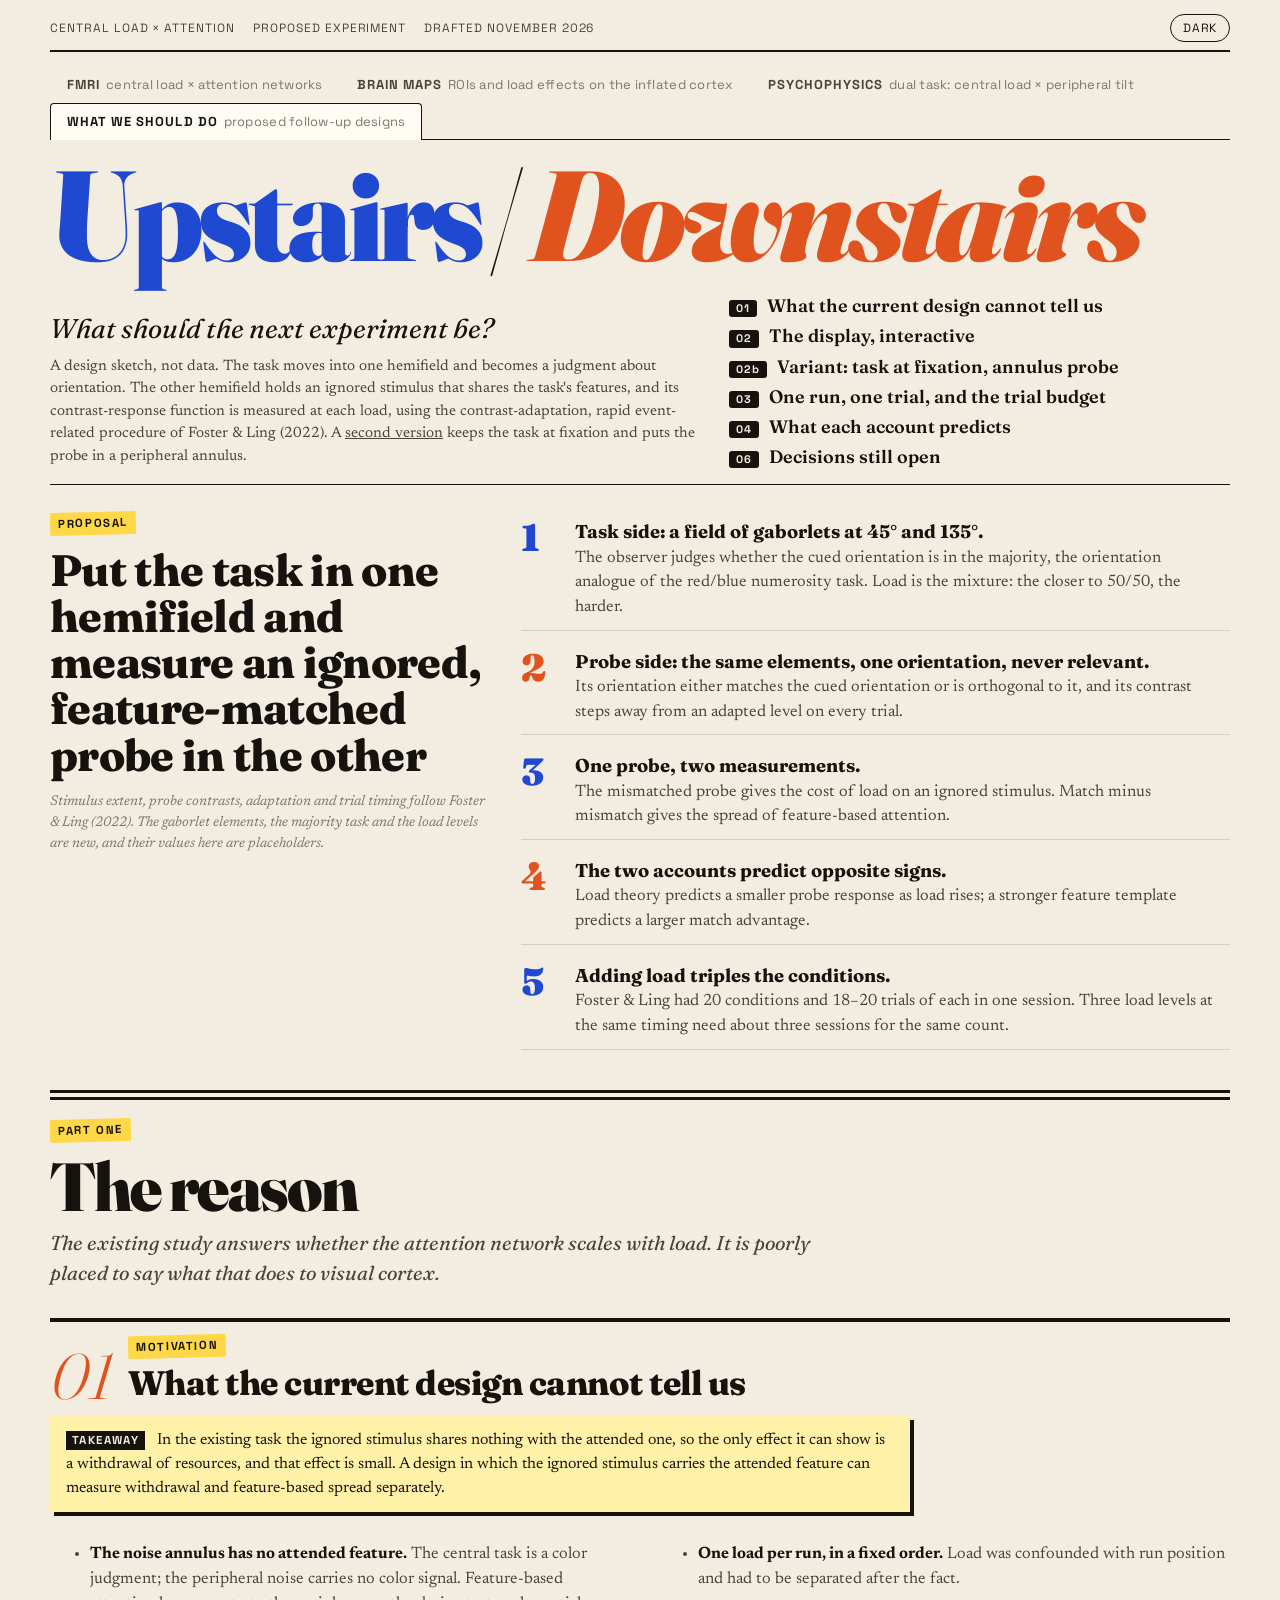
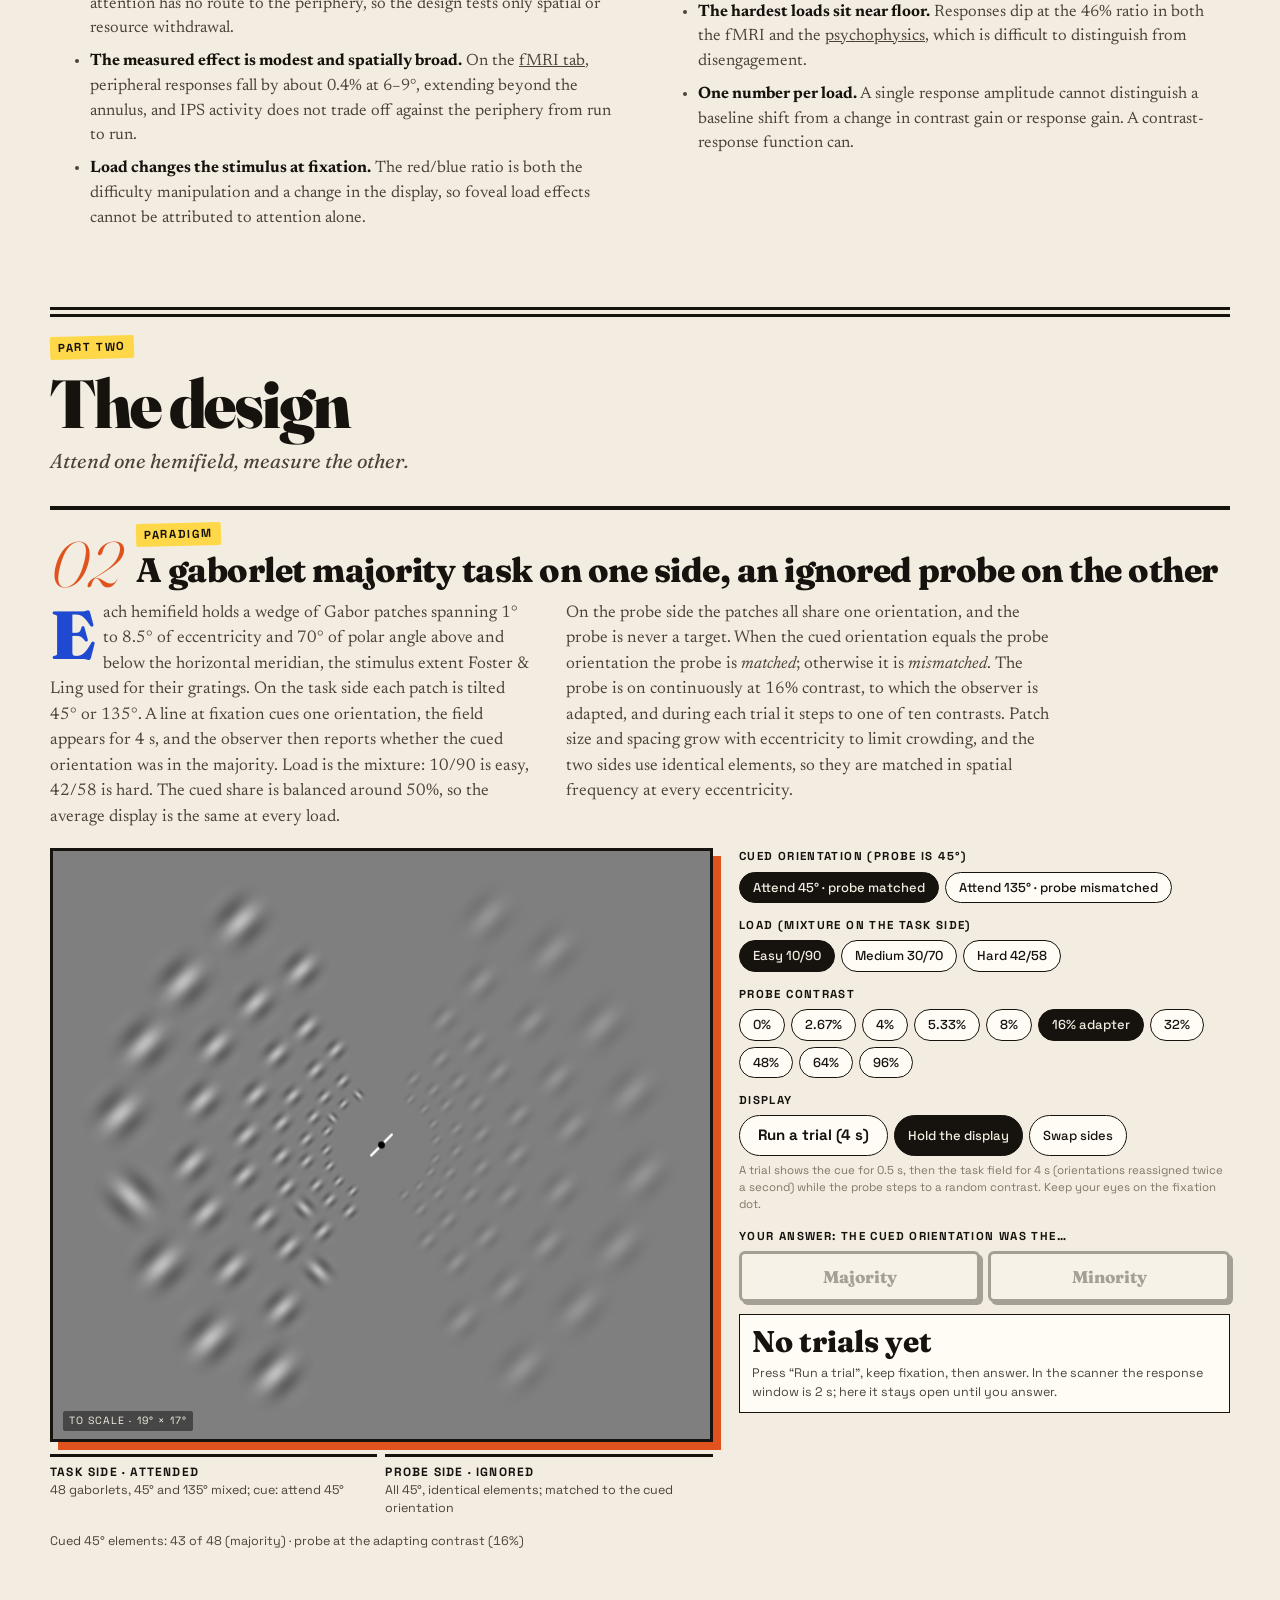
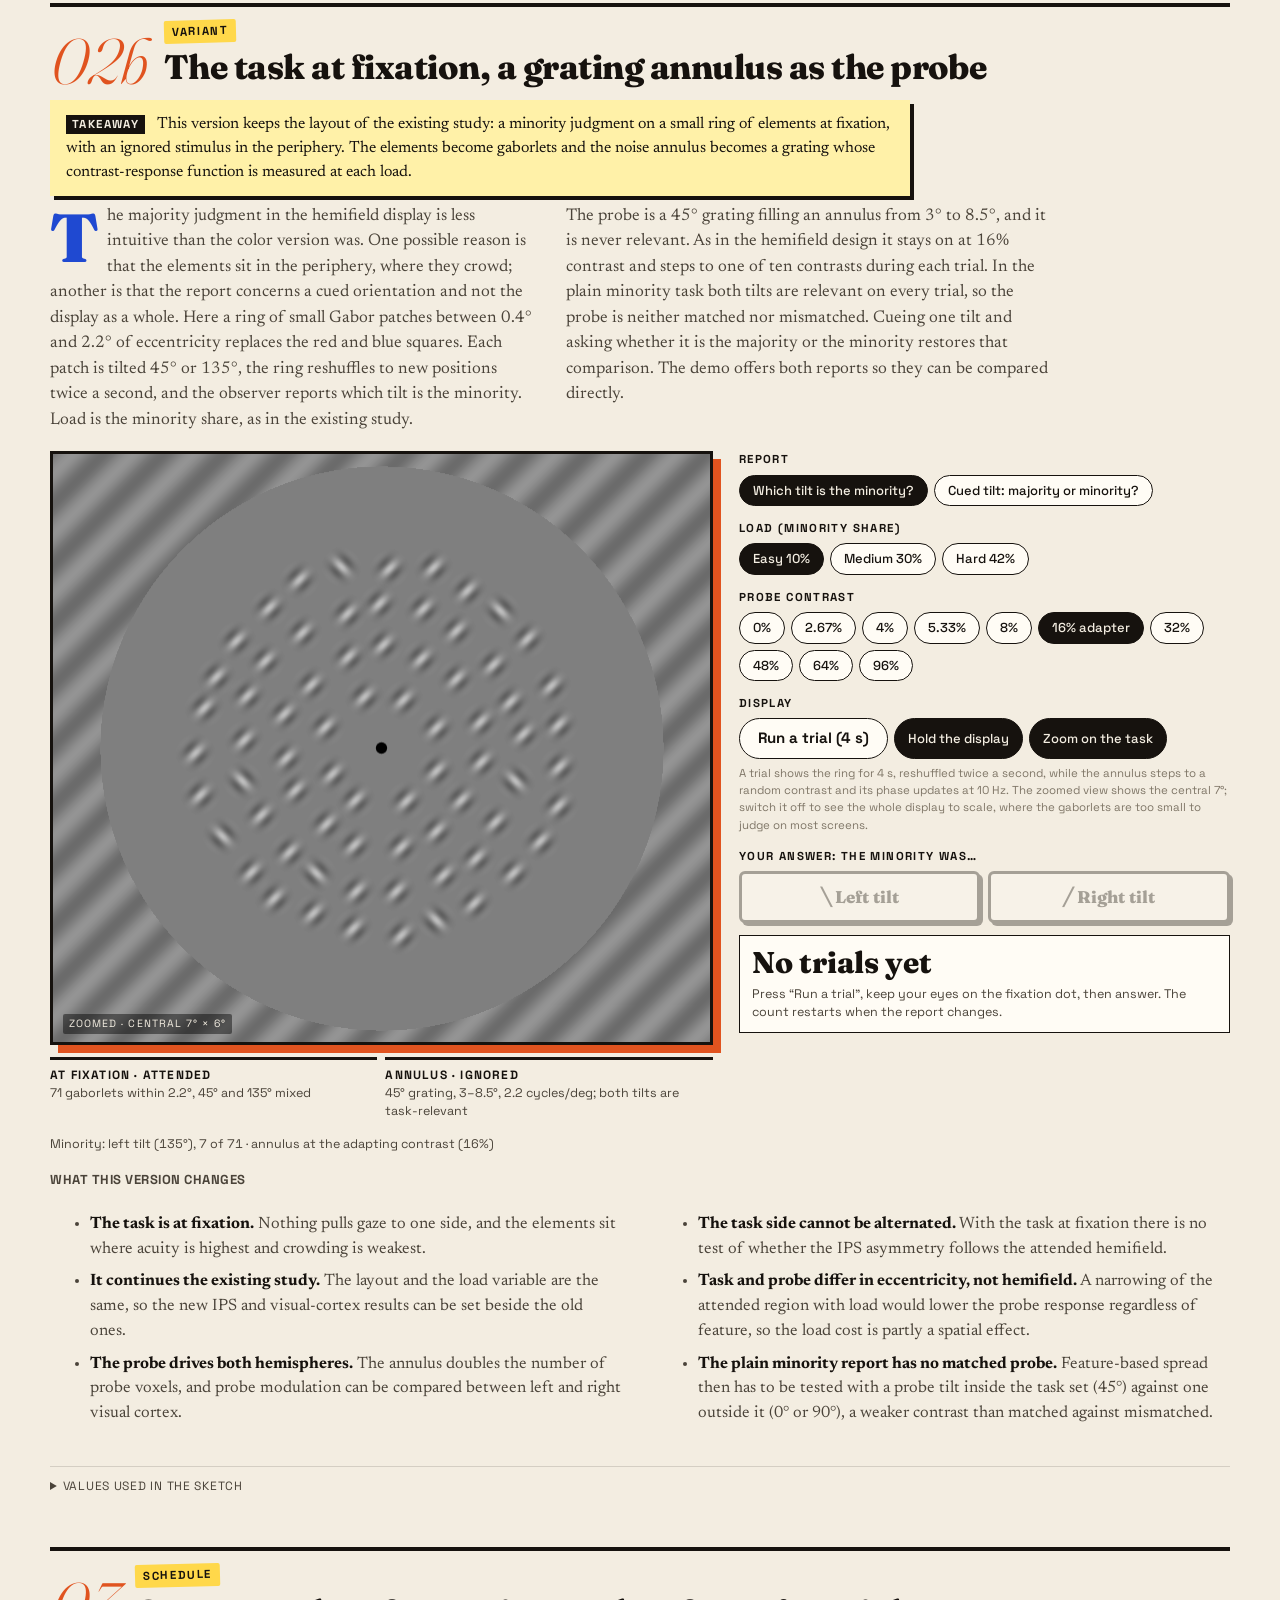
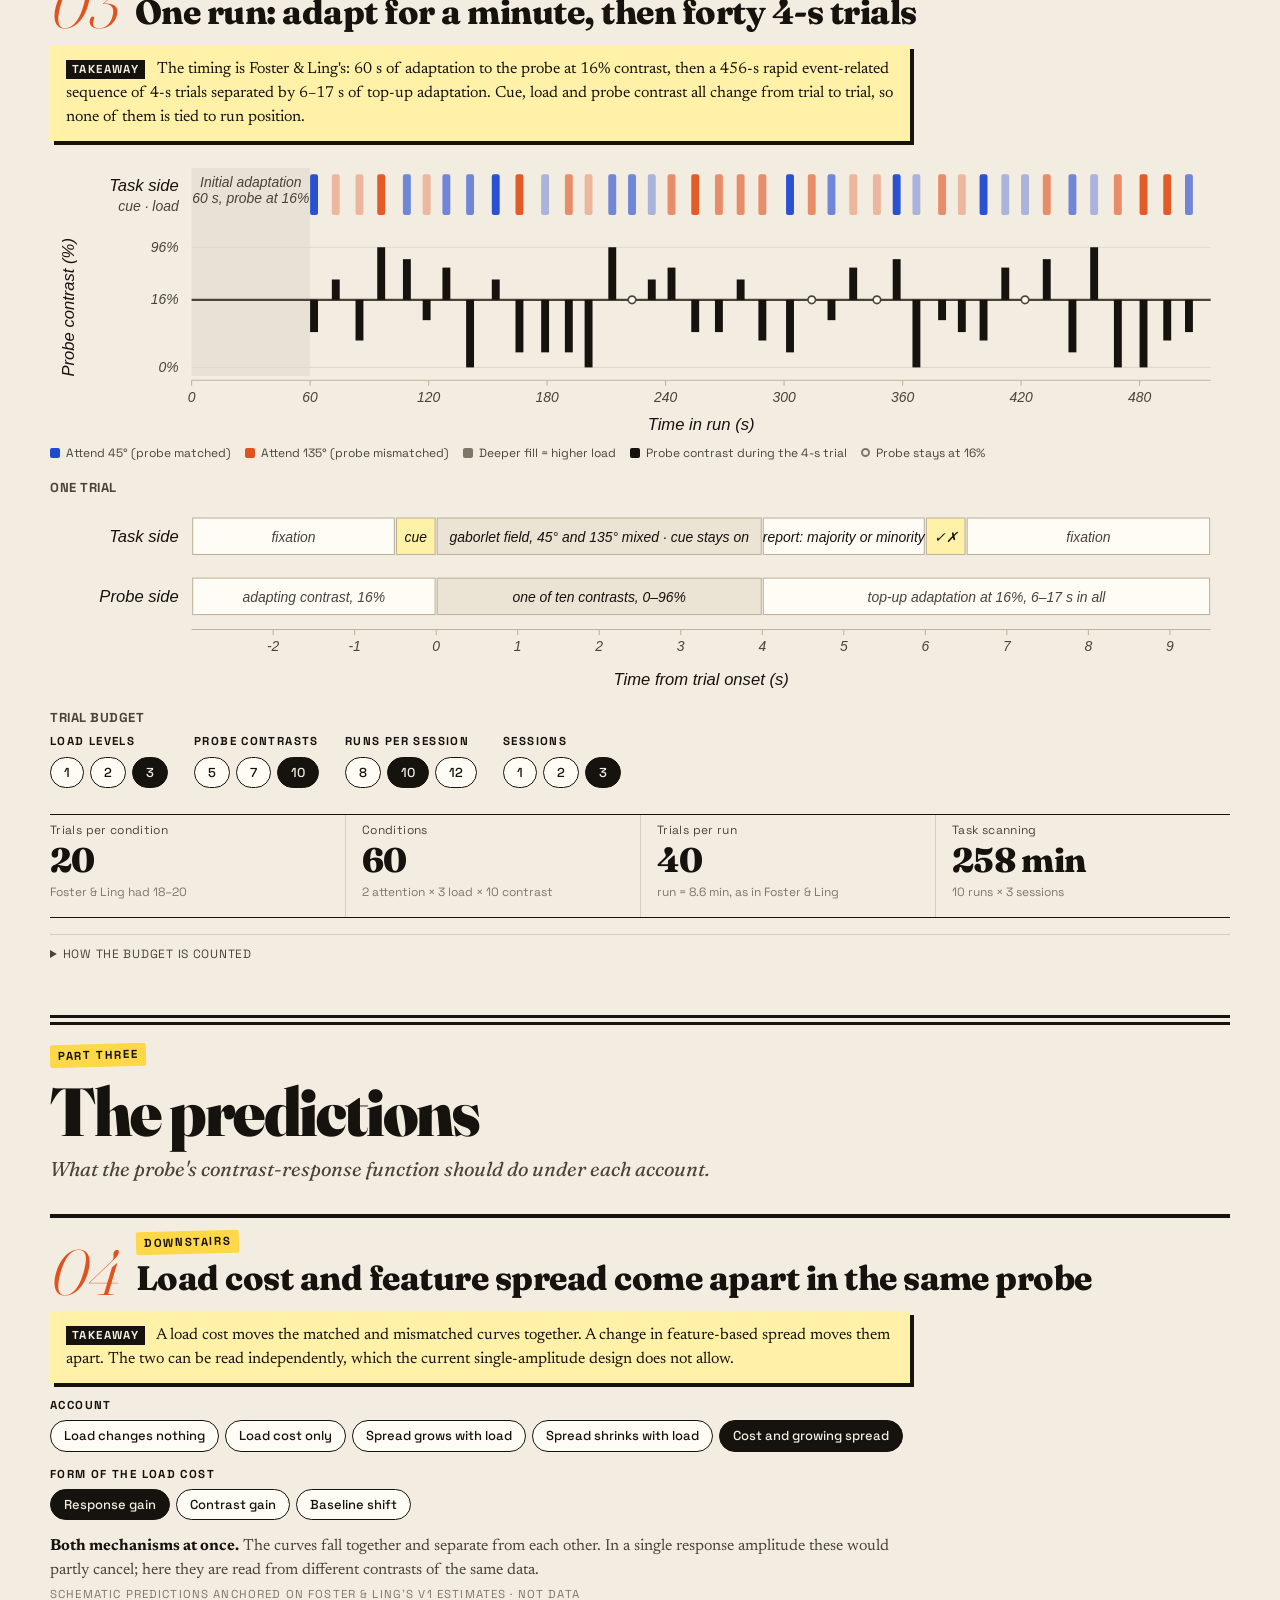
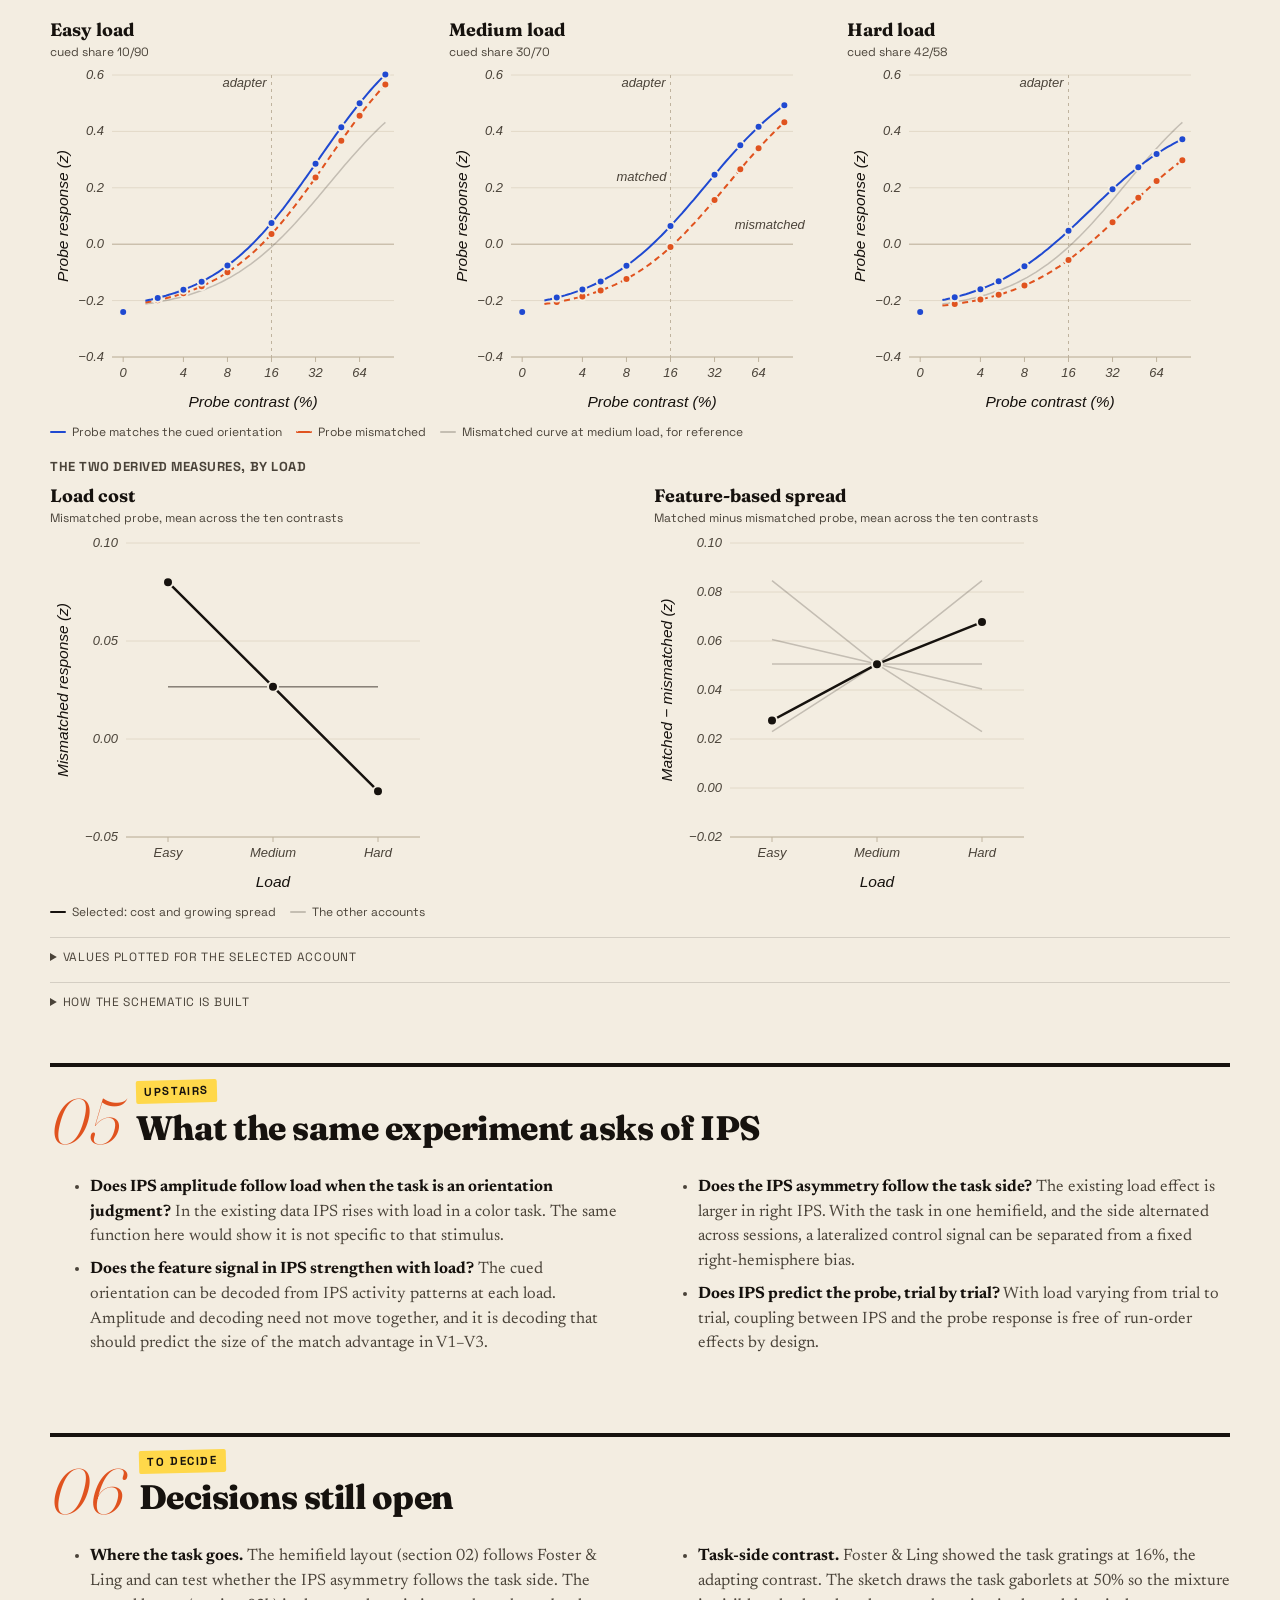
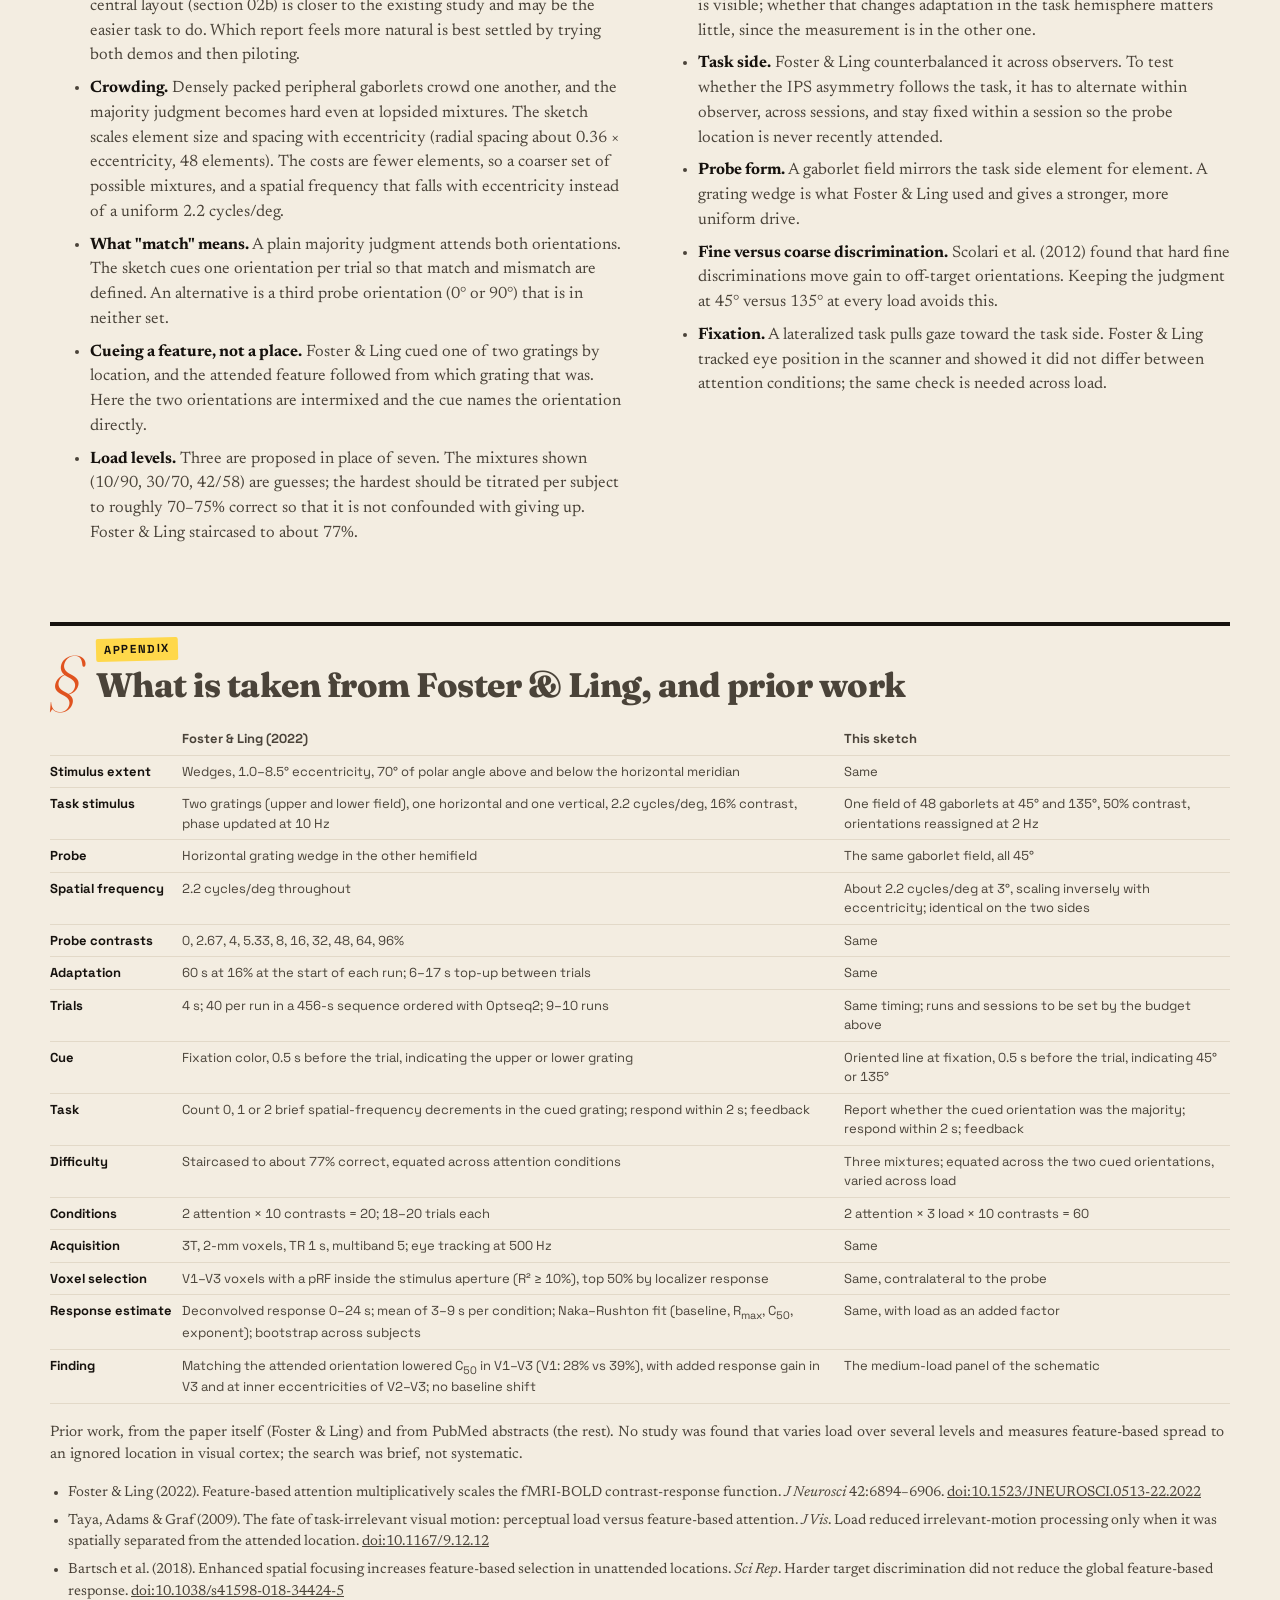
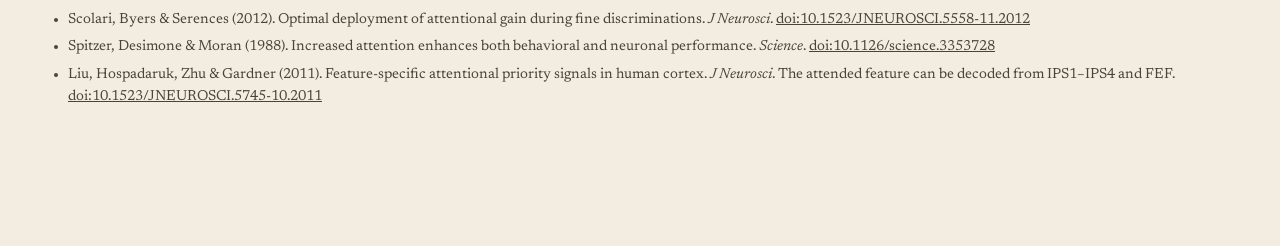
<file: dashboard/next.html>
<!DOCTYPE html>
<html lang="en">
<head>
<meta charset="utf-8">
<meta name="viewport" content="width=device-width, initial-scale=1">
<title>Upstairs / Downstairs: what we should do</title>
<link rel="preconnect" href="https://fonts.googleapis.com">
<link rel="preconnect" href="https://fonts.gstatic.com" crossorigin>
<link href="https://fonts.googleapis.com/css2?family=Fraunces:ital,opsz,wght@0,9..144,400..900;1,9..144,400..900&family=Newsreader:ital,opsz,wght@0,6..72,400;0,6..72,600;1,6..72,400&family=Space+Grotesk:wght@400;500;700&display=swap" rel="stylesheet">
<link rel="stylesheet" href="style.css">
<style>
.screen.wide { aspect-ratio: 19 / 17; }
.side-labels { display: grid; grid-template-columns: 1fr 1fr; gap: 8px; margin-top: 12px; font-family: var(--ui); font-size: 12.5px; color: var(--text-secondary); }
.side-labels div { border-top: 3px solid var(--rule); padding-top: 6px; }
.side-labels b { display: block; color: var(--text-primary); font-size: 12px; letter-spacing: .1em; text-transform: uppercase; }
.resp-pair { display: grid; grid-template-columns: 1fr 1fr; gap: 8px; margin-bottom: 8px; }
.resp-pair button { font-family: var(--display); font-size: 17px; font-weight: 800; padding: 10px 8px; border: 3px solid var(--rule); border-radius: 6px; cursor: pointer; box-shadow: 3px 3px 0 var(--rule); background: var(--surface-1); color: var(--text-primary); }
.resp-pair button:active { transform: translate(2px,2px); box-shadow: 1px 1px 0 var(--rule); }
.resp-pair button:disabled { opacity: .35; cursor: not-allowed; }
.stage.two { grid-template-columns: minmax(0, 1.35fr) minmax(0, 1fr); }
.hyp-note { font-size: 16px; color: var(--text-secondary); max-width: 860px; margin: 6px 0 4px; min-height: 3em; }
.hyp-note b { color: var(--text-primary); }
.schematic { font-family: var(--ui); font-size: 11.5px; letter-spacing: .1em; text-transform: uppercase; color: var(--text-muted); margin: 4px 0 0; }
.budget { display: grid; grid-template-columns: repeat(4, 1fr); gap: 0; border-top: 1px solid var(--rule); border-bottom: 1px solid var(--rule); margin-top: 12px; }
.budget .tile:first-child { padding-left: 0; }
.plain { font-size: 16.5px; color: var(--text-secondary); max-width: 860px; }
.plain li { margin-bottom: 8px; } .plain b { color: var(--text-primary); }
.two-col { display: grid; grid-template-columns: 1fr 1fr; gap: 12px 36px; }
.refs { font-size: 14.5px; color: var(--text-secondary); padding-left: 18px; } .refs li { margin-bottom: 6px; }
.txt-table th, .txt-table td { text-align: left; vertical-align: top; font-size: 13px; padding: 6px 10px 6px 0; }
.txt-table td:first-child { font-weight: 700; color: var(--text-primary); white-space: nowrap; }
.scroll-x { overflow-x: auto; }
@media (max-width: 900px) { .stage.two, .two-col { grid-template-columns: 1fr; } .budget { grid-template-columns: 1fr 1fr; } .budget .tile:nth-child(3) { border-left: 0; padding-left: 0; } .txt-table td:first-child { white-space: normal; } }
</style>
</head>
<body>
<div class="viz-root">
<div class="wrap">
  <header class="masthead">
    <div class="mast-strip">
      <span>Central load × attention</span><span>Proposed experiment</span><span>Drafted November 2026</span><span class="grow"></span>
      <button class="theme-btn" id="themeBtn" type="button" aria-label="Toggle dark mode">Dark</button>
    </div>
    <nav class="study-tabs" aria-label="Studies">
      <a href="index.html">fMRI<span>central load × attention networks</span></a>
      <a href="maps.html">Brain maps<span>ROIs and load effects on the inflated cortex</span></a>
      <a href="psychophysics.html">Psychophysics<span>dual task: central load × peripheral tilt</span></a>
      <a href="next.html" aria-current="page">What we should do<span>proposed follow-up designs</span></a>
    </nav>
    <h1 class="wordmark"><span class="up">Upstairs</span><span class="slash">/</span><span class="down">Downstairs</span></h1>
    <div class="mast-row">
      <div>
        <p class="tagline">What should the next experiment be?</p>
        <p class="sub">A design sketch, not data. The task moves into one hemifield and becomes a judgment about orientation. The other hemifield holds an ignored stimulus that shares the task's features, and its contrast-response function is measured at each load, using the contrast-adaptation, rapid event-related procedure of Foster &amp; Ling (2022). A <a href="#central">second version</a> keeps the task at fixation and puts the probe in a peripheral annulus.</p>
      </div>
      <ul class="cover-lines" aria-label="Contents">
        <li><a href="#why"><span class="cl-n">01</span><span class="cl-t">What the current design cannot tell us</span></a></li>
        <li><a href="#display"><span class="cl-n">02</span><span class="cl-t">The display, interactive</span></a></li>
        <li><a href="#central"><span class="cl-n">02b</span><span class="cl-t">Variant: task at fixation, annulus probe</span></a></li>
        <li><a href="#run"><span class="cl-n">03</span><span class="cl-t">One run, one trial, and the trial budget</span></a></li>
        <li><a href="#predict"><span class="cl-n">04</span><span class="cl-t">What each account predicts</span></a></li>
        <li><a href="#open"><span class="cl-n">06</span><span class="cl-t">Decisions still open</span></a></li>
      </ul>
    </div>
  </header>

  <section class="headline" aria-label="The proposal in brief">
    <div class="hl-left">
      <span class="kicker">Proposal</span>
      <h2>Put the task in one hemifield and measure an ignored, feature-matched probe in the other</h2>
      <p class="caveat">Stimulus extent, probe contrasts, adaptation and trial timing follow Foster &amp; Ling (2022). The gaborlet elements, the majority task and the load levels are new, and their values here are placeholders.</p>
    </div>
    <ol class="takeaways">
      <li><a href="#display"><span><b>Task side: a field of gaborlets at 45° and 135°.</b> The observer judges whether the cued orientation is in the majority, the orientation analogue of the red/blue numerosity task. Load is the mixture: the closer to 50/50, the harder.</span></a></li>
      <li><a href="#display"><span><b>Probe side: the same elements, one orientation, never relevant.</b> Its orientation either matches the cued orientation or is orthogonal to it, and its contrast steps away from an adapted level on every trial.</span></a></li>
      <li><a href="#predict"><span><b>One probe, two measurements.</b> The mismatched probe gives the cost of load on an ignored stimulus. Match minus mismatch gives the spread of feature-based attention.</span></a></li>
      <li><a href="#predict"><span><b>The two accounts predict opposite signs.</b> Load theory predicts a smaller probe response as load rises; a stronger feature template predicts a larger match advantage.</span></a></li>
      <li><a href="#run"><span><b>Adding load triples the conditions.</b> Foster &amp; Ling had 20 conditions and 18–20 trials of each in one session. Three load levels at the same timing need about three sessions for the same count.</span></a></li>
    </ol>
  </section>

  <div class="part-head"><span class="kicker">Part one</span><h2 class="part-title">The reason</h2><p>The existing study answers whether the attention network scales with load. It is poorly placed to say what that does to visual cortex.</p></div>

  <section class="card" id="why">
    <div class="sec-head"><span class="sec-num">01</span><div><span class="kicker">Motivation</span><h2>What the current design cannot tell us</h2></div></div>
    <div class="tldr"><b>Takeaway</b> In the existing task the ignored stimulus shares nothing with the attended one, so the only effect it can show is a withdrawal of resources, and that effect is small. A design in which the ignored stimulus carries the attended feature can measure withdrawal and feature-based spread separately.</div>
    <div class="two-col" style="margin-top:14px">
      <ul class="plain">
        <li><b>The noise annulus has no attended feature.</b> The central task is a color judgment; the peripheral noise carries no color signal. Feature-based attention has no route to the periphery, so the design tests only spatial or resource withdrawal.</li>
        <li><b>The measured effect is modest and spatially broad.</b> On the <a href="index.html">fMRI tab</a>, peripheral responses fall by about 0.4% at 6–9°, extending beyond the annulus, and IPS activity does not trade off against the periphery from run to run.</li>
        <li><b>Load changes the stimulus at fixation.</b> The red/blue ratio is both the difficulty manipulation and a change in the display, so foveal load effects cannot be attributed to attention alone.</li>
      </ul>
      <ul class="plain">
        <li><b>One load per run, in a fixed order.</b> Load was confounded with run position and had to be separated after the fact.</li>
        <li><b>The hardest loads sit near floor.</b> Responses dip at the 46% ratio in both the fMRI and the <a href="psychophysics.html">psychophysics</a>, which is difficult to distinguish from disengagement.</li>
        <li><b>One number per load.</b> A single response amplitude cannot distinguish a baseline shift from a change in contrast gain or response gain. A contrast-response function can.</li>
      </ul>
    </div>
  </section>

  <div class="part-head"><span class="kicker">Part two</span><h2 class="part-title">The design</h2><p>Attend one hemifield, measure the other.</p></div>

  <section class="card" id="display">
    <div class="sec-head"><span class="sec-num">02</span><div><span class="kicker">Paradigm</span><h2>A gaborlet majority task on one side, an ignored probe on the other</h2></div></div>
    <div class="story-intro">
      <p>Each hemifield holds a wedge of Gabor patches spanning 1° to 8.5° of eccentricity and 70° of polar angle above and below the horizontal meridian, the stimulus extent Foster &amp; Ling used for their gratings. On the task side each patch is tilted 45° or 135°. A line at fixation cues one orientation, the field appears for 4 s, and the observer then reports whether the cued orientation was in the majority. Load is the mixture: 10/90 is easy, 42/58 is hard. The cued share is balanced around 50%, so the average display is the same at every load.</p>
      <p>On the probe side the patches all share one orientation, and the probe is never a target. When the cued orientation equals the probe orientation the probe is <i>matched</i>; otherwise it is <i>mismatched</i>. The probe is on continuously at 16% contrast, to which the observer is adapted, and during each trial it steps to one of ten contrasts. Patch size and spacing grow with eccentricity to limit crowding, and the two sides use identical elements, so they are matched in spatial frequency at every eccentricity.</p>
    </div>
    <div class="stage two">
      <div>
        <div class="screen wide"><canvas id="stim" role="img" aria-label="Schematic display: a wedge of gaborlets tilted 45 or 135 degrees in the task hemifield and a wedge of gaborlets of one orientation in the probe hemifield, with a cue line at fixation"></canvas><span class="bezel">To scale · 19° × 17°</span></div>
        <div class="side-labels" id="sideLabels"></div>
        <p class="status" id="status" aria-live="polite"></p>
      </div>
      <div>
        <div class="ctl-group"><span class="lbl">Cued orientation (probe is 45°)</span><div class="ctl-row" id="cueRow" role="group" aria-label="Cued orientation"></div></div>
        <div class="ctl-group"><span class="lbl">Load (mixture on the task side)</span><div class="ctl-row" id="loadRow" role="group" aria-label="Load"></div></div>
        <div class="ctl-group"><span class="lbl">Probe contrast</span><div class="ctl-row" id="conRow" role="group" aria-label="Probe contrast"></div></div>
        <div class="ctl-group"><span class="lbl">Display</span>
          <div class="ctl-row">
            <button type="button" class="pill big" id="trialBtn">Run a trial (4 s)</button>
            <button type="button" class="pill" id="holdBtn" aria-pressed="true">Hold the display</button>
            <button type="button" class="pill" id="sideBtn">Swap sides</button>
          </div>
          <p class="flicker-note">A trial shows the cue for 0.5 s, then the task field for 4 s (orientations reassigned twice a second) while the probe steps to a random contrast. Keep your eyes on the fixation dot.</p>
        </div>
        <div class="ctl-group"><span class="lbl">Your answer: the cued orientation was the…</span>
          <div class="resp-pair"><button type="button" id="ansMaj" disabled>Majority</button><button type="button" id="ansMin" disabled>Minority</button></div>
          <div class="scorecard" id="score" aria-live="polite"></div>
        </div>
      </div>
    </div>
  </section>

  <section class="card" id="central">
    <div class="sec-head"><span class="sec-num">02b</span><div><span class="kicker">Variant</span><h2>The task at fixation, a grating annulus as the probe</h2></div></div>
    <div class="tldr"><b>Takeaway</b> This version keeps the layout of the existing study: a minority judgment on a small ring of elements at fixation, with an ignored stimulus in the periphery. The elements become gaborlets and the noise annulus becomes a grating whose contrast-response function is measured at each load.</div>
    <div class="story-intro">
      <p>The majority judgment in the hemifield display is less intuitive than the color version was. One possible reason is that the elements sit in the periphery, where they crowd; another is that the report concerns a cued orientation and not the display as a whole. Here a ring of small Gabor patches between 0.4° and 2.2° of eccentricity replaces the red and blue squares. Each patch is tilted 45° or 135°, the ring reshuffles to new positions twice a second, and the observer reports which tilt is the minority. Load is the minority share, as in the existing study.</p>
      <p>The probe is a 45° grating filling an annulus from 3° to 8.5°, and it is never relevant. As in the hemifield design it stays on at 16% contrast and steps to one of ten contrasts during each trial. In the plain minority task both tilts are relevant on every trial, so the probe is neither matched nor mismatched. Cueing one tilt and asking whether it is the majority or the minority restores that comparison. The demo offers both reports so they can be compared directly.</p>
    </div>
    <div class="stage two">
      <div>
        <div class="screen wide"><canvas id="stim2" role="img" aria-label="Schematic display: a ring of small gaborlets tilted 45 or 135 degrees around fixation, surrounded by a grating annulus in the periphery"></canvas><span class="bezel" id="bezel2"></span></div>
        <div class="side-labels" id="sideLabels2"></div>
        <p class="status" id="status2" aria-live="polite"></p>
      </div>
      <div>
        <div class="ctl-group"><span class="lbl">Report</span><div class="ctl-row" id="modeRow2" role="group" aria-label="Report"></div></div>
        <div class="ctl-group" id="cueGroup2"><span class="lbl">Cued tilt (probe is 45°)</span><div class="ctl-row" id="cueRow2" role="group" aria-label="Cued tilt"></div></div>
        <div class="ctl-group"><span class="lbl">Load (minority share)</span><div class="ctl-row" id="loadRow2" role="group" aria-label="Load"></div></div>
        <div class="ctl-group"><span class="lbl">Probe contrast</span><div class="ctl-row" id="conRow2" role="group" aria-label="Probe contrast"></div></div>
        <div class="ctl-group"><span class="lbl">Display</span>
          <div class="ctl-row">
            <button type="button" class="pill big" id="trialBtn2">Run a trial (4 s)</button>
            <button type="button" class="pill" id="holdBtn2" aria-pressed="true">Hold the display</button>
            <button type="button" class="pill" id="zoomBtn2" aria-pressed="true">Zoom on the task</button>
          </div>
          <p class="flicker-note">A trial shows the ring for 4 s, reshuffled twice a second, while the annulus steps to a random contrast and its phase updates at 10 Hz. The zoomed view shows the central 7°; switch it off to see the whole display to scale, where the gaborlets are too small to judge on most screens.</p>
        </div>
        <div class="ctl-group"><span class="lbl" id="respLbl2"></span>
          <div class="resp-pair"><button type="button" id="ans2a" disabled></button><button type="button" id="ans2b" disabled></button></div>
          <div class="scorecard" id="score2" aria-live="polite"></div>
        </div>
      </div>
    </div>
    <h3>What this version changes</h3>
    <div class="two-col">
      <ul class="plain">
        <li><b>The task is at fixation.</b> Nothing pulls gaze to one side, and the elements sit where acuity is highest and crowding is weakest.</li>
        <li><b>It continues the existing study.</b> The layout and the load variable are the same, so the new IPS and visual-cortex results can be set beside the old ones.</li>
        <li><b>The probe drives both hemispheres.</b> The annulus doubles the number of probe voxels, and probe modulation can be compared between left and right visual cortex.</li>
      </ul>
      <ul class="plain">
        <li><b>The task side cannot be alternated.</b> With the task at fixation there is no test of whether the IPS asymmetry follows the attended hemifield.</li>
        <li><b>Task and probe differ in eccentricity, not hemifield.</b> A narrowing of the attended region with load would lower the probe response regardless of feature, so the load cost is partly a spatial effect.</li>
        <li><b>The plain minority report has no matched probe.</b> Feature-based spread then has to be tested with a probe tilt inside the task set (45°) against one outside it (0° or 90°), a weaker contrast than matched against mismatched.</li>
      </ul>
    </div>
    <details class="method"><summary>Values used in the sketch</summary>
      <p>71 gaborlets on four jittered rings at 0.6°, 1.05°, 1.5° and 1.95°, about 0.45° apart, each with a Gaussian envelope of σ = 0.075° and a carrier near 5 cycles/deg, at 50% contrast. The minority shares are those of the hemifield sketch (10%, 30%, 42%), which gives 7, 21 and 30 minority elements. The annulus spans 3° to 8.5° with a 2.2 cycles/deg grating; the outer edge, spatial frequency, contrasts and timing are Foster &amp; Ling's, and the 3° inner edge is that of the existing noise annulus. The ring and element sizes are placeholders. The existing study used 173 squares between 0.5° and 1.5°; gaborlets need to be larger than those squares to carry a visible carrier, so there are fewer of them over a slightly larger ring.</p>
    </details>
  </section>

  <section class="card" id="run">
    <div class="sec-head"><span class="sec-num">03</span><div><span class="kicker">Schedule</span><h2>One run: adapt for a minute, then forty 4-s trials</h2></div></div>
    <div class="tldr"><b>Takeaway</b> The timing is Foster &amp; Ling's: 60 s of adaptation to the probe at 16% contrast, then a 456-s rapid event-related sequence of 4-s trials separated by 6–17 s of top-up adaptation. Cue, load and probe contrast all change from trial to trial, so none of them is tied to run position.</div>
    <div id="timeline" class="scroll-x" style="margin-top:14px"></div>
    <div class="legend" id="lgTimeline"></div>
    <h3>One trial</h3>
    <div id="trialStrip" class="scroll-x"></div>
    <h3>Trial budget</h3>
    <div class="ctl-row" style="gap:18px 26px">
      <div class="ctl-group"><span class="lbl">Load levels</span><div class="ctl-row" id="bLoad" role="group" aria-label="Load levels"></div></div>
      <div class="ctl-group"><span class="lbl">Probe contrasts</span><div class="ctl-row" id="bCon" role="group" aria-label="Probe contrasts"></div></div>
      <div class="ctl-group"><span class="lbl">Runs per session</span><div class="ctl-row" id="bRuns" role="group" aria-label="Runs per session"></div></div>
      <div class="ctl-group"><span class="lbl">Sessions</span><div class="ctl-row" id="bSess" role="group" aria-label="Sessions"></div></div>
    </div>
    <div class="budget" id="budget"></div>
    <details class="method"><summary>How the budget is counted</summary>
      <p>A run is 516 s (60 s adaptation + 456 s of trials) and holds 40 trials, as in Foster &amp; Ling. A condition is one probe contrast in one attention condition (matched or mismatched) at one load. Trials per condition = 40 × runs × sessions ÷ conditions. Foster &amp; Ling ran 2 attention conditions × 10 contrasts = 20 conditions for 9 or 10 runs, giving 18–20 trials per condition; set load levels to 1 to reproduce that. With more than 40 conditions a single run cannot contain every condition, so the sequence has to be balanced across runs.</p>
    </details>
  </section>

  <div class="part-head"><span class="kicker">Part three</span><h2 class="part-title">The predictions</h2><p>What the probe's contrast-response function should do under each account.</p></div>

  <section class="card" id="predict">
    <div class="sec-head"><span class="sec-num">04</span><div><span class="kicker">Downstairs</span><h2>Load cost and feature spread come apart in the same probe</h2></div></div>
    <div class="tldr"><b>Takeaway</b> A load cost moves the matched and mismatched curves together. A change in feature-based spread moves them apart. The two can be read independently, which the current single-amplitude design does not allow.</div>
    <div class="ctl-group" style="margin-top:14px"><span class="lbl">Account</span><div class="ctl-row" id="hypRow" role="group" aria-label="Account"></div></div>
    <div class="ctl-group"><span class="lbl">Form of the load cost</span><div class="ctl-row" id="formRow" role="group" aria-label="Form of the load cost"></div></div>
    <p class="hyp-note" id="hypNote"></p>
    <p class="schematic">Schematic predictions anchored on Foster &amp; Ling's V1 estimates · not data</p>
    <div class="multiples three" id="crfPanels"></div>
    <div class="legend" id="lgCrf"></div>
    <h3>The two derived measures, by load</h3>
    <div class="charts-2">
      <div><p class="panel-title">Load cost</p><p class="panel-stat">Mismatched probe, mean across the ten contrasts</p><div id="chCost"></div></div>
      <div><p class="panel-title">Feature-based spread</p><p class="panel-stat">Matched minus mismatched probe, mean across the ten contrasts</p><div id="chSpread"></div></div>
    </div>
    <div class="legend" id="lgDerived"></div>
    <details class="method"><summary>Values plotted for the selected account</summary><div id="crfTable"></div></details>
    <details class="method"><summary>How the schematic is built</summary>
      <p>Each curve is the Naka–Rushton function Foster &amp; Ling fitted, R(c) = b + G<sub>r</sub>·c<sup>n</sup>/(c<sup>n</sup> + G<sub>c</sub><sup>n</sup>), in z-scored BOLD units. The medium-load panel uses values close to their V1 estimates: baseline b = −0.24, semisaturation 39% contrast for the mismatched probe and 28% for the matched probe, exponent 1.2, and G<sub>r</sub> = 0.9, which gives a response range near their R<sub>max</sub> of 0.7. The response is near zero at the 16% adapting contrast and negative below it because the measurement is relative to the adapted state. How these values change with load is the open question: the sizes of the load effects drawn here are arbitrary and chosen for legibility.</p>
    </details>
  </section>

  <section class="card" id="upstairs">
    <div class="sec-head"><span class="sec-num">05</span><div><span class="kicker">Upstairs</span><h2>What the same experiment asks of IPS</h2></div></div>
    <div class="two-col">
      <ul class="plain">
        <li><b>Does IPS amplitude follow load when the task is an orientation judgment?</b> In the existing data IPS rises with load in a color task. The same function here would show it is not specific to that stimulus.</li>
        <li><b>Does the feature signal in IPS strengthen with load?</b> The cued orientation can be decoded from IPS activity patterns at each load. Amplitude and decoding need not move together, and it is decoding that should predict the size of the match advantage in V1–V3.</li>
      </ul>
      <ul class="plain">
        <li><b>Does the IPS asymmetry follow the task side?</b> The existing load effect is larger in right IPS. With the task in one hemifield, and the side alternated across sessions, a lateralized control signal can be separated from a fixed right-hemisphere bias.</li>
        <li><b>Does IPS predict the probe, trial by trial?</b> With load varying from trial to trial, coupling between IPS and the probe response is free of run-order effects by design.</li>
      </ul>
    </div>
  </section>

  <section class="card" id="open">
    <div class="sec-head"><span class="sec-num">06</span><div><span class="kicker">To decide</span><h2>Decisions still open</h2></div></div>
    <div class="two-col">
      <ul class="plain">
        <li><b>Where the task goes.</b> The hemifield layout (section 02) follows Foster &amp; Ling and can test whether the IPS asymmetry follows the task side. The central layout (section 02b) is closer to the existing study and may be the easier task to do. Which report feels more natural is best settled by trying both demos and then piloting.</li>
        <li><b>Crowding.</b> Densely packed peripheral gaborlets crowd one another, and the majority judgment becomes hard even at lopsided mixtures. The sketch scales element size and spacing with eccentricity (radial spacing about 0.36 × eccentricity, 48 elements). The costs are fewer elements, so a coarser set of possible mixtures, and a spatial frequency that falls with eccentricity instead of a uniform 2.2 cycles/deg.</li>
        <li><b>What "match" means.</b> A plain majority judgment attends both orientations. The sketch cues one orientation per trial so that match and mismatch are defined. An alternative is a third probe orientation (0° or 90°) that is in neither set.</li>
        <li><b>Cueing a feature, not a place.</b> Foster &amp; Ling cued one of two gratings by location, and the attended feature followed from which grating that was. Here the two orientations are intermixed and the cue names the orientation directly.</li>
        <li><b>Load levels.</b> Three are proposed in place of seven. The mixtures shown (10/90, 30/70, 42/58) are guesses; the hardest should be titrated per subject to roughly 70–75% correct so that it is not confounded with giving up. Foster &amp; Ling staircased to about 77%.</li>
      </ul>
      <ul class="plain">
        <li><b>Task-side contrast.</b> Foster &amp; Ling showed the task gratings at 16%, the adapting contrast. The sketch draws the task gaborlets at 50% so the mixture is visible; whether that changes adaptation in the task hemisphere matters little, since the measurement is in the other one.</li>
        <li><b>Task side.</b> Foster &amp; Ling counterbalanced it across observers. To test whether the IPS asymmetry follows the task, it has to alternate within observer, across sessions, and stay fixed within a session so the probe location is never recently attended.</li>
        <li><b>Probe form.</b> A gaborlet field mirrors the task side element for element. A grating wedge is what Foster &amp; Ling used and gives a stronger, more uniform drive.</li>
        <li><b>Fine versus coarse discrimination.</b> Scolari et al. (2012) found that hard fine discriminations move gain to off-target orientations. Keeping the judgment at 45° versus 135° at every load avoids this.</li>
        <li><b>Fixation.</b> A lateralized task pulls gaze toward the task side. Foster &amp; Ling tracked eye position in the scanner and showed it did not differ between attention conditions; the same check is needed across load.</li>
      </ul>
    </div>
  </section>

  <section class="card notes" id="appendix">
    <div class="sec-head"><span class="sec-num">§</span><div><span class="kicker">Appendix</span><h2>What is taken from Foster &amp; Ling, and prior work</h2></div></div>
    <div class="scroll-x"><table class="txt-table">
      <thead><tr><th></th><th>Foster &amp; Ling (2022)</th><th>This sketch</th></tr></thead>
      <tbody>
        <tr><td>Stimulus extent</td><td>Wedges, 1.0–8.5° eccentricity, 70° of polar angle above and below the horizontal meridian</td><td>Same</td></tr>
        <tr><td>Task stimulus</td><td>Two gratings (upper and lower field), one horizontal and one vertical, 2.2 cycles/deg, 16% contrast, phase updated at 10 Hz</td><td>One field of 48 gaborlets at 45° and 135°, 50% contrast, orientations reassigned at 2 Hz</td></tr>
        <tr><td>Probe</td><td>Horizontal grating wedge in the other hemifield</td><td>The same gaborlet field, all 45°</td></tr>
        <tr><td>Spatial frequency</td><td>2.2 cycles/deg throughout</td><td>About 2.2 cycles/deg at 3°, scaling inversely with eccentricity; identical on the two sides</td></tr>
        <tr><td>Probe contrasts</td><td>0, 2.67, 4, 5.33, 8, 16, 32, 48, 64, 96%</td><td>Same</td></tr>
        <tr><td>Adaptation</td><td>60 s at 16% at the start of each run; 6–17 s top-up between trials</td><td>Same</td></tr>
        <tr><td>Trials</td><td>4 s; 40 per run in a 456-s sequence ordered with Optseq2; 9–10 runs</td><td>Same timing; runs and sessions to be set by the budget above</td></tr>
        <tr><td>Cue</td><td>Fixation color, 0.5 s before the trial, indicating the upper or lower grating</td><td>Oriented line at fixation, 0.5 s before the trial, indicating 45° or 135°</td></tr>
        <tr><td>Task</td><td>Count 0, 1 or 2 brief spatial-frequency decrements in the cued grating; respond within 2 s; feedback</td><td>Report whether the cued orientation was the majority; respond within 2 s; feedback</td></tr>
        <tr><td>Difficulty</td><td>Staircased to about 77% correct, equated across attention conditions</td><td>Three mixtures; equated across the two cued orientations, varied across load</td></tr>
        <tr><td>Conditions</td><td>2 attention × 10 contrasts = 20; 18–20 trials each</td><td>2 attention × 3 load × 10 contrasts = 60</td></tr>
        <tr><td>Acquisition</td><td>3T, 2-mm voxels, TR 1 s, multiband 5; eye tracking at 500 Hz</td><td>Same</td></tr>
        <tr><td>Voxel selection</td><td>V1–V3 voxels with a pRF inside the stimulus aperture (R² ≥ 10%), top 50% by localizer response</td><td>Same, contralateral to the probe</td></tr>
        <tr><td>Response estimate</td><td>Deconvolved response 0–24 s; mean of 3–9 s per condition; Naka–Rushton fit (baseline, R<sub>max</sub>, C<sub>50</sub>, exponent); bootstrap across subjects</td><td>Same, with load as an added factor</td></tr>
        <tr><td>Finding</td><td>Matching the attended orientation lowered C<sub>50</sub> in V1–V3 (V1: 28% vs 39%), with added response gain in V3 and at inner eccentricities of V2–V3; no baseline shift</td><td>The medium-load panel of the schematic</td></tr>
      </tbody>
    </table></div>
    <p style="margin-top:18px">Prior work, from the paper itself (Foster &amp; Ling) and from PubMed abstracts (the rest). No study was found that varies load over several levels and measures feature-based spread to an ignored location in visual cortex; the search was brief, not systematic.</p>
    <ul class="refs">
      <li>Foster &amp; Ling (2022). Feature-based attention multiplicatively scales the fMRI-BOLD contrast-response function. <i>J Neurosci</i> 42:6894–6906. <a href="https://doi.org/10.1523/JNEUROSCI.0513-22.2022">doi:10.1523/JNEUROSCI.0513-22.2022</a></li>
      <li>Taya, Adams &amp; Graf (2009). The fate of task-irrelevant visual motion: perceptual load versus feature-based attention. <i>J Vis</i>. Load reduced irrelevant-motion processing only when it was spatially separated from the attended location. <a href="https://doi.org/10.1167/9.12.12">doi:10.1167/9.12.12</a></li>
      <li>Bartsch et al. (2018). Enhanced spatial focusing increases feature-based selection in unattended locations. <i>Sci Rep</i>. Harder target discrimination did not reduce the global feature-based response. <a href="https://doi.org/10.1038/s41598-018-34424-5">doi:10.1038/s41598-018-34424-5</a></li>
      <li>Scolari, Byers &amp; Serences (2012). Optimal deployment of attentional gain during fine discriminations. <i>J Neurosci</i>. <a href="https://doi.org/10.1523/JNEUROSCI.5558-11.2012">doi:10.1523/JNEUROSCI.5558-11.2012</a></li>
      <li>Spitzer, Desimone &amp; Moran (1988). Increased attention enhances both behavioral and neuronal performance. <i>Science</i>. <a href="https://doi.org/10.1126/science.3353728">doi:10.1126/science.3353728</a></li>
      <li>Liu, Hospadaruk, Zhu &amp; Gardner (2011). Feature-specific attentional priority signals in human cortex. <i>J Neurosci</i>. The attended feature can be decoded from IPS1–IPS4 and FEF. <a href="https://doi.org/10.1523/JNEUROSCI.5745-10.2011">doi:10.1523/JNEUROSCI.5745-10.2011</a></li>
    </ul>
  </section>
</div>
<div class="tip" id="tip" role="tooltip"></div>
</div>

<script>
(() => {
"use strict";
const NS = "http://www.w3.org/2000/svg";
const QS = new URLSearchParams(location.search);
if (QS.get("theme") === "light" || QS.get("theme") === "dark") document.documentElement.dataset.theme = QS.get("theme");
const $ = id => document.getElementById(id);
const css = n => getComputedStyle(document.querySelector(".viz-root")).getPropertyValue(n).trim();
const el = (tag, a = {}, p) => { const n = document.createElementNS(NS, tag); for (const k in a) n.setAttribute(k, a[k]); if (p) p.appendChild(n); return n; };
const txt = (p, x, y, s, a = {}) => { const t = el("text", { x, y, ...a }, p); t.textContent = s; return t; };
const h = (tag, props = {}, p) => { const n = document.createElement(tag); for (const k in props) { if (k === "text") n.textContent = props[k]; else n.setAttribute(k, props[k]); } if (p) p.appendChild(n); return n; };
function rng(seed) { let a = seed >>> 0; return () => { a |= 0; a = a + 0x6D2B79F5 | 0; let t = Math.imul(a ^ a >>> 15, 1 | a); t = t + Math.imul(t ^ t >>> 7, 61 | t) ^ t; return ((t ^ t >>> 14) >>> 0) / 4294967296; }; }
function pills(id, items, get, set) {
  const box = $(id); box.replaceChildren();
  const sync = () => { [...box.children].forEach((c, i) => c.setAttribute("aria-pressed", String(get() === items[i].value))); };
  for (const it of items) { const b = h("button", { type: "button", class: "pill", text: it.label }, box); b.addEventListener("click", () => { set(it.value); sync(); }); }
  sync(); return sync;
}
const tip = $("tip");
function showTip(e, head, rows) {
  tip.replaceChildren(); h("div", { class: "t-head", text: head }, tip);
  for (const r of rows) { const row = h("div", { class: "t-row" }, tip), k = h("span", { class: "k" }, row); if (r.color) { const sw = h("i", { class: "key-line" }, k); sw.style.background = r.color; } k.appendChild(document.createTextNode(r.label)); h("strong", { text: r.value }, row); }
  tip.style.display = "block";
  let x = e.clientX + 14, y = e.clientY + 14; if (x + tip.offsetWidth > innerWidth - 8) x = e.clientX - tip.offsetWidth - 14; if (y + tip.offsetHeight > innerHeight - 8) y = e.clientY - tip.offsetHeight - 14;
  tip.style.left = x + "px"; tip.style.top = y + "px";
}
const hideTip = () => { tip.style.display = "none"; };
function legend(id, items) { const b = $(id); b.replaceChildren(); for (const it of items) { const s = h("span", {}, b), k = h("i", { class: it.kind || "key-line" }, s); if (it.color) k.style.background = it.color; if (it.dash) { k.style.background = "none"; k.style.borderTop = `2px dashed ${it.color}`; k.style.height = "0"; } s.appendChild(document.createTextNode(it.label)); } }
function table(id, head, rows) { const c = $(id); c.replaceChildren(); const t = h("table", {}, c), tr = h("tr", {}, h("thead", {}, t)); head.forEach(x => h("th", { text: x }, tr)); const tb = h("tbody", {}, t); rows.forEach(r => { const row = h("tr", {}, tb); r.forEach(x => h("td", { text: x }, row)); }); }

// ================= design constants =================
// From Foster & Ling (2022): wedge extent, probe contrasts, adapting contrast, trial timing.
const ADAPT = 16, CON = [0, 2.67, 4, 5.33, 8, 16, 32, 48, 64, 96];
const POLAR = 70, TRIAL_S = 4, CUE_S = 0.5, RESP_S = 2, FB_S = 0.5, ADAPT_S = 60, SEQ_S = 456, TRIALS_RUN = 40;
// Placeholders (new to this sketch): load mixtures, element layout, task-side contrast.
const LOADS = [{ label: "Easy 10/90", name: "Easy", d: 0.40 }, { label: "Medium 30/70", name: "Medium", d: 0.20 }, { label: "Hard 42/58", name: "Hard", d: 0.08 }];
const PROBE_ORI = 45, TASK_CON = 0.5, RINGS = [1.6, 2.18, 2.96, 4.02, 5.47, 7.44], PER_RING = 8;
const conLabel = c => c + "%";

// ================= 02 · display =================
const S = { cue: 45, load: 0, con: ADAPT, taskLeft: true, hold: true, phase: "idle", major: true, seed: 7, n: 0, hits: 0, fb: null, timers: [], iv: null };
const cv = $("stim"), ctx = cv.getContext("2d");
const texCache = new Map();
function gabor(ori, contrast, sigma, period) {
  const size = Math.max(7, Math.round(sigma * 6) | 1), key = [ori, contrast, sigma.toFixed(2)].join("|"); if (texCache.has(key)) return texCache.get(key);
  const c = document.createElement("canvas"); c.width = c.height = size;
  const g = c.getContext("2d"), im = g.createImageData(size, size), a = ori * Math.PI / 180, cx0 = (size - 1) / 2, sn = Math.sin(a), cs = Math.cos(a);
  for (let y = 0; y < size; y++) for (let x = 0; x < size; x++) {
    const dx = x - cx0, dy = y - cx0, u = dx * sn + dy * cs, env = Math.exp(-(dx * dx + dy * dy) / (2 * sigma * sigma));
    const v = 127.5 + 127.5 * contrast * Math.cos(2 * Math.PI * u / period), i = (y * size + x) * 4;
    im.data[i] = im.data[i + 1] = im.data[i + 2] = v; im.data[i + 3] = env < 0.02 ? 0 : env * 255;
  }
  g.putImageData(im, 0, 0); texCache.set(key, c); return c;
}
// element positions: rings spaced in proportion to eccentricity, to limit crowding
const ELEMS = (() => { const R = rng(11), out = [];
  RINGS.forEach((e, ri) => { const step = 2 * POLAR / PER_RING; for (let k = 0; k < PER_RING; k++) { const pa = -POLAR + step * (k + 0.5) + (ri % 2 ? 0.22 : -0.22) * step + (R() - 0.5) * 4, ec = e * (1 + (R() - 0.5) * 0.06); out.push({ x: ec * Math.cos(pa * Math.PI / 180), y: ec * Math.sin(pa * Math.PI / 180), e }); } });
  return out; })();
function drawStim() {
  const dpr = Math.min(devicePixelRatio || 1, 2), w = cv.clientWidth, hgt = cv.clientHeight;
  if (!w) return;
  if (cv.width !== Math.round(w * dpr)) { cv.width = Math.round(w * dpr); cv.height = Math.round(hgt * dpr); texCache.clear(); }
  const W = cv.width, H = cv.height, ppd = W / 19, R = rng(S.seed), n = ELEMS.length;
  ctx.fillStyle = "#7f7f7f"; ctx.fillRect(0, 0, W, H);
  const showTask = S.hold || S.phase === "stim", showCue = S.hold || S.phase === "cue" || S.phase === "stim";
  const share = 0.5 + (S.major ? 1 : -1) * LOADS[S.load].d, nCued = Math.round(share * n);
  const order = ELEMS.map((_, i) => i); for (let i = n - 1; i > 0; i--) { const j = Math.floor(R() * (i + 1)); [order[i], order[j]] = [order[j], order[i]]; }
  const isCued = new Array(n).fill(false); for (let i = 0; i < nCued; i++) isCued[order[i]] = true;
  const other = S.cue === 45 ? 135 : 45, sg = S.taskLeft ? -1 : 1;
  ELEMS.forEach((p, i) => {
    const sigma = 0.055 * p.e * ppd, period = 2.6 * sigma, put = (tex, x, y) => ctx.drawImage(tex, Math.round(W / 2 + x * ppd - tex.width / 2), Math.round(H / 2 + y * ppd - tex.height / 2));
    if (showTask) put(gabor(isCued[i] ? S.cue : other, TASK_CON, sigma, period), sg * p.x, p.y);
    if (S.con > 0) put(gabor(PROBE_ORI, S.con / 100, sigma, period), -sg * p.x, -p.y);
  });
  // fixation dot (green/red during feedback) and cue line
  const a = S.cue * Math.PI / 180, L = 0.42 * ppd;
  if (showCue) { ctx.strokeStyle = "#ffffff"; ctx.lineWidth = Math.max(2, 0.07 * ppd); ctx.lineCap = "round"; ctx.beginPath(); ctx.moveTo(W / 2 - L * Math.cos(a), H / 2 + L * Math.sin(a)); ctx.lineTo(W / 2 + L * Math.cos(a), H / 2 - L * Math.sin(a)); ctx.stroke(); }
  ctx.fillStyle = S.phase === "fb" ? (S.fb ? "#39d98a" : "#ff5a5a") : "#000000"; ctx.beginPath(); ctx.arc(W / 2, H / 2, Math.max(2.5, 0.1 * ppd), 0, 2 * Math.PI); ctx.fill();
  S.nElem = n; S.nCued = nCued;
  renderStatus();
}
function renderStatus() {
  const match = S.cue === PROBE_ORI, sl = $("sideLabels"); sl.replaceChildren();
  const task = h("div", {}), probe = h("div", {});
  h("b", { text: "Task side · attended" }, task); task.appendChild(document.createTextNode(`${S.nElem} gaborlets, 45° and 135° mixed; cue: attend ${S.cue}°`));
  h("b", { text: "Probe side · ignored" }, probe); probe.appendChild(document.createTextNode(`All ${PROBE_ORI}°, identical elements; ${match ? "matched to" : "mismatched with"} the cued orientation`));
  sl.append(...(S.taskLeft ? [task, probe] : [probe, task]));
  const pr = S.con === ADAPT ? `probe at the adapting contrast (${ADAPT}%)` : `probe at ${conLabel(S.con)}`;
  const reveal = `Cued ${S.cue}° elements: ${S.nCued} of ${S.nElem} (${S.major ? "majority" : "minority"})`;
  $("status").textContent = S.hold ? `${reveal} · ${pr}` : S.phase === "cue" ? `Cue: attend ${S.cue}°` : S.phase === "stim" ? `Trial in progress · ${pr}` : S.phase === "resp" ? "Was the cued orientation the majority or the minority?" : S.phase === "fb" ? `${S.fb ? "Correct" : "Incorrect"}. ${reveal}; the probe stepped to ${conLabel(S.trialCon)}.` : `Between trials: top-up adaptation, ${pr}`;
}
function renderScore() {
  const box = $("score"); box.replaceChildren();
  h("span", { class: "big", text: S.n ? `${S.hits} of ${S.n} correct` : "No trials yet" }, box);
  h("span", { class: "vs", text: "Press “Run a trial”, keep fixation, then answer. In the scanner the response window is 2 s; here it stays open until you answer." }, box);
}
let syncCon = () => {};
const syncHold = () => $("holdBtn").setAttribute("aria-pressed", String(S.hold));
const later = (fn, ms) => { S.timers.push(setTimeout(fn, ms)); };
function stopTrial() { S.timers.forEach(clearTimeout); S.timers = []; if (S.iv) clearInterval(S.iv); S.iv = null; S.phase = "idle"; S.con = ADAPT; $("ansMaj").disabled = $("ansMin").disabled = true; $("trialBtn").disabled = false; syncCon(); }
function runTrial() {
  stopTrial(); S.hold = false; syncHold();
  S.major = Math.random() < 0.5; S.trialCon = CON[Math.floor(Math.random() * CON.length)]; S.seed = Math.floor(Math.random() * 1e9);
  S.phase = "cue"; $("trialBtn").disabled = true; drawStim();
  later(() => { S.phase = "stim"; S.con = S.trialCon; syncCon(); drawStim(); S.iv = setInterval(() => { S.seed = (S.seed * 16807 + 11) % 2147483647; drawStim(); }, 500); }, CUE_S * 1000);
  later(() => { clearInterval(S.iv); S.iv = null; S.phase = "resp"; S.con = ADAPT; syncCon(); $("ansMaj").disabled = $("ansMin").disabled = false; drawStim(); }, (CUE_S + TRIAL_S) * 1000);
}
function answer(major) {
  if (S.phase !== "resp") return;
  S.fb = major === S.major; S.n++; if (S.fb) S.hits++; S.phase = "fb"; $("ansMaj").disabled = $("ansMin").disabled = true; renderScore(); drawStim();
  later(() => { S.phase = "idle"; $("trialBtn").disabled = false; drawStim(); }, 1800);
}
$("trialBtn").addEventListener("click", runTrial);
$("holdBtn").addEventListener("click", () => { stopTrial(); S.hold = !S.hold; syncHold(); drawStim(); });
$("sideBtn").addEventListener("click", () => { S.taskLeft = !S.taskLeft; drawStim(); });
$("ansMaj").addEventListener("click", () => answer(true)); $("ansMin").addEventListener("click", () => answer(false));
pills("cueRow", [{ label: "Attend 45° · probe matched", value: 45 }, { label: "Attend 135° · probe mismatched", value: 135 }], () => S.cue, v => { S.cue = v; drawStim(); });
pills("loadRow", LOADS.map((l, i) => ({ label: l.label, value: i })), () => S.load, v => { S.load = v; drawStim(); });
syncCon = pills("conRow", CON.map(c => ({ label: c === ADAPT ? `${c}% adapter` : conLabel(c), value: c })), () => S.con, v => { S.con = v; drawStim(); });

// ================= 02b · central variant: task at fixation, grating annulus as the probe =================
// Placeholders: ring radii, element size and spacing. Annulus outer edge, spatial frequency and contrasts follow Foster & Ling; inner edge as the existing noise annulus.
const C_RINGS = [0.6, 1.05, 1.5, 1.95], C_SPACE = 0.45, C_SIGMA = 0.075, ANN_IN = 3, ANN_OUT = 8.5, ANN_SF = 2.2, ZOOM_DEG = 7;
const C_COUNTS = C_RINGS.map(r => Math.round(2 * Math.PI * r / C_SPACE)), C_N = C_COUNTS.reduce((a, b) => a + b, 0);
const TILT = { 45: "right tilt (45°)", 135: "left tilt (135°)" };
const C = { mode: QS.get("cmode") === "cued" ? "cued" : "free", cue: 45, load: Math.max(0, Math.min(2, +QS.get("cload") || 0)), con: ADAPT, zoom: QS.get("czoom") !== "0", hold: true, phase: "idle", minor: 135, seed: 5, gph: 0, n: 0, hits: 0, fb: null, timers: [], iv: null };
const cv2 = $("stim2"), ctx2 = cv2.getContext("2d");
let annBuf = null;   // per-size buffers: for each pixel, its position in the grating cycle (0–255), or −1 outside the annulus
function drawAnnulus(W, H, ppd) {
  if (C.con <= 0) { ctx2.fillStyle = "#7f7f7f"; ctx2.fillRect(0, 0, W, H); return; }
  if (!annBuf || annBuf.W !== W || annBuf.H !== H || annBuf.ppd !== ppd) {
    const im = ctx2.createImageData(W, H), idx = new Int16Array(W * H), a = PROBE_ORI * Math.PI / 180, sn = Math.sin(a), cs = Math.cos(a), k = 256 * ANN_SF / ppd, r0 = (ANN_IN * ppd) ** 2, r1 = (ANN_OUT * ppd) ** 2;
    for (let y = 0, i = 0; y < H; y++) for (let x = 0; x < W; x++, i++) { const dx = x - W / 2, dy = y - H / 2, rr = dx * dx + dy * dy; idx[i] = rr < r0 || rr > r1 ? -1 : Math.floor((((dx * sn + dy * cs) * k) % 256 + 256) % 256); }
    annBuf = { W, H, ppd, im, idx, px: new Uint32Array(im.data.buffer) };
  }
  const lut = new Uint32Array(256), { idx, px, im } = annBuf;
  for (let i = 0; i < 256; i++) { const v = Math.round(127.5 + 127.5 * C.con / 100 * Math.cos(2 * Math.PI * (i + 0.5) / 256 + C.gph)); lut[i] = (0xff000000 | v << 16 | v << 8 | v) >>> 0; }
  for (let i = 0; i < px.length; i++) px[i] = idx[i] < 0 ? 0xff7f7f7f : lut[idx[i]];
  ctx2.putImageData(im, 0, 0);
}
function drawCentral() {
  const dpr = Math.min(devicePixelRatio || 1, 2), w = cv2.clientWidth, hgt = cv2.clientHeight;
  if (!w) return;
  if (cv2.width !== Math.round(w * dpr)) { cv2.width = Math.round(w * dpr); cv2.height = Math.round(hgt * dpr); }
  const W = cv2.width, H = cv2.height, ppd = W / (C.zoom ? ZOOM_DEG : 19), R = rng(C.seed);
  drawAnnulus(W, H, ppd);   // also paints the gray background
  const cued = C.mode === "cued", showTask = C.hold || C.phase === "stim", showCue = cued && (C.hold || C.phase === "cue" || C.phase === "stim");
  const nMinor = Math.round((0.5 - LOADS[C.load].d) * C_N), major = C.minor === 45 ? 135 : 45;
  if (showTask) {
    const pos = [];   // new positions at every reshuffle: each ring gets a random rotation and a little jitter
    C_RINGS.forEach((r, ri) => { const k = C_COUNTS[ri], off = R() * 2 * Math.PI; for (let j = 0; j < k; j++) { const a = off + (j + (R() - 0.5) * 0.3) * 2 * Math.PI / k, rr = r + (R() - 0.5) * 0.1; pos.push([rr * Math.cos(a), rr * Math.sin(a)]); } });
    for (let i = pos.length - 1; i > 0; i--) { const j = Math.floor(R() * (i + 1)); [pos[i], pos[j]] = [pos[j], pos[i]]; }
    const sigma = C_SIGMA * ppd, period = 2.6 * sigma;
    pos.forEach((q, i) => { const tex = gabor(i < nMinor ? C.minor : major, TASK_CON, sigma, period); ctx2.drawImage(tex, Math.round(W / 2 + q[0] * ppd - tex.width / 2), Math.round(H / 2 + q[1] * ppd - tex.height / 2)); });
  }
  const a = C.cue * Math.PI / 180, L = 0.24 * ppd;
  if (showCue) { ctx2.strokeStyle = "#ffffff"; ctx2.lineWidth = Math.max(2, 0.05 * ppd); ctx2.lineCap = "round"; ctx2.beginPath(); ctx2.moveTo(W / 2 - L * Math.cos(a), H / 2 + L * Math.sin(a)); ctx2.lineTo(W / 2 + L * Math.cos(a), H / 2 - L * Math.sin(a)); ctx2.stroke(); }
  ctx2.fillStyle = C.phase === "fb" ? (C.fb ? "#39d98a" : "#ff5a5a") : "#000000"; ctx2.beginPath(); ctx2.arc(W / 2, H / 2, Math.max(2.5, 0.06 * ppd), 0, 2 * Math.PI); ctx2.fill();
  C.nMinor = nMinor;
  renderStatus2();
}
function renderStatus2() {
  const cued = C.mode === "cued", sl = $("sideLabels2"); sl.replaceChildren();
  const task = h("div", {}, sl), probe = h("div", {}, sl);
  h("b", { text: "At fixation · attended" }, task); task.appendChild(document.createTextNode(`${C_N} gaborlets within 2.2°, 45° and 135° mixed${cued ? `; cue: attend ${C.cue}°` : ""}`));
  h("b", { text: "Annulus · ignored" }, probe); probe.appendChild(document.createTextNode(`${PROBE_ORI}° grating, ${ANN_IN}–${ANN_OUT}°, ${ANN_SF} cycles/deg; ${cued ? (C.cue === PROBE_ORI ? "matched to" : "mismatched with") + " the cued tilt" : "both tilts are task-relevant"}`));
  $("bezel2").textContent = C.zoom ? "Zoomed · central 7° × 6°" : "To scale · 19° × 17°";
  const pr = C.con === ADAPT ? `annulus at the adapting contrast (${ADAPT}%)` : `annulus at ${conLabel(C.con)}`;
  const reveal = `Minority: ${TILT[C.minor]}, ${C.nMinor} of ${C_N}`;
  const ask = cued ? "Was the cued tilt the majority or the minority?" : "Which tilt was the minority?";
  $("status2").textContent = C.hold ? `${reveal} · ${pr}` : C.phase === "cue" ? (cued ? `Cue: attend ${C.cue}°` : "Get ready") : C.phase === "stim" ? `Trial in progress · ${pr}` : C.phase === "resp" ? ask : C.phase === "fb" ? `${C.fb ? "Correct" : "Incorrect"}. ${reveal}; the annulus stepped to ${conLabel(C.trialCon)}.` : `Between trials: top-up adaptation, ${pr}`;
}
function renderScore2() {
  const box = $("score2"); box.replaceChildren();
  h("span", { class: "big", text: C.n ? `${C.hits} of ${C.n} correct` : "No trials yet" }, box);
  h("span", { class: "vs", text: "Press “Run a trial”, keep your eyes on the fixation dot, then answer. The count restarts when the report changes." }, box);
}
function syncMode2() {
  const cued = C.mode === "cued";
  $("cueGroup2").hidden = !cued;
  $("respLbl2").textContent = cued ? "Your answer: the cued tilt was the…" : "Your answer: the minority was…";
  $("ans2a").textContent = cued ? "Majority" : "╲ Left tilt"; $("ans2b").textContent = cued ? "Minority" : "╱ Right tilt";
}
let syncCon2 = () => {};
const syncHold2 = () => $("holdBtn2").setAttribute("aria-pressed", String(C.hold));
const later2 = (fn, ms) => { C.timers.push(setTimeout(fn, ms)); };
function stopTrial2() { C.timers.forEach(clearTimeout); C.timers = []; if (C.iv) clearInterval(C.iv); C.iv = null; C.phase = "idle"; C.con = ADAPT; C.gph = 0; $("ans2a").disabled = $("ans2b").disabled = true; $("trialBtn2").disabled = false; syncCon2(); }
function runTrial2() {
  stopTrial2(); C.hold = false; syncHold2();
  C.minor = Math.random() < 0.5 ? 45 : 135; C.trialCon = CON[Math.floor(Math.random() * CON.length)]; C.seed = Math.floor(Math.random() * 1e9);
  C.phase = "cue"; $("trialBtn2").disabled = true; drawCentral();
  later2(() => { let tick = 0; C.phase = "stim"; C.con = C.trialCon; syncCon2(); drawCentral();
    C.iv = setInterval(() => { tick++; C.gph = Math.random() * 2 * Math.PI; if (tick % 5 === 0) C.seed = (C.seed * 16807 + 11) % 2147483647; drawCentral(); }, 100); }, CUE_S * 1000);
  later2(() => { clearInterval(C.iv); C.iv = null; C.phase = "resp"; C.con = ADAPT; C.gph = 0; syncCon2(); $("ans2a").disabled = $("ans2b").disabled = false; drawCentral(); }, (CUE_S + TRIAL_S) * 1000);
}
function answer2(first) {
  if (C.phase !== "resp") return;
  C.fb = C.mode === "cued" ? first === (C.minor !== C.cue) : (first ? 135 : 45) === C.minor;
  C.n++; if (C.fb) C.hits++; C.phase = "fb"; $("ans2a").disabled = $("ans2b").disabled = true; renderScore2(); drawCentral();
  later2(() => { C.phase = "idle"; $("trialBtn2").disabled = false; drawCentral(); }, 1800);
}
$("trialBtn2").addEventListener("click", runTrial2);
$("holdBtn2").addEventListener("click", () => { stopTrial2(); C.hold = !C.hold; syncHold2(); drawCentral(); });
$("zoomBtn2").addEventListener("click", () => { C.zoom = !C.zoom; $("zoomBtn2").setAttribute("aria-pressed", String(C.zoom)); drawCentral(); });
$("ans2a").addEventListener("click", () => answer2(true)); $("ans2b").addEventListener("click", () => answer2(false));
pills("modeRow2", [{ label: "Which tilt is the minority?", value: "free" }, { label: "Cued tilt: majority or minority?", value: "cued" }], () => C.mode, v => { stopTrial2(); C.mode = v; C.n = C.hits = 0; syncMode2(); renderScore2(); drawCentral(); });
pills("cueRow2", [{ label: "Attend 45° · probe matched", value: 45 }, { label: "Attend 135° · probe mismatched", value: 135 }], () => C.cue, v => { C.cue = v; drawCentral(); });
pills("loadRow2", LOADS.map((l, i) => ({ label: `${l.name} ${Math.round((0.5 - l.d) * 100)}%`, value: i })), () => C.load, v => { C.load = v; drawCentral(); });
syncCon2 = pills("conRow2", CON.map(c => ({ label: c === ADAPT ? `${c}% adapter` : conLabel(c), value: c })), () => C.con, v => { C.con = v; drawCentral(); });

// ================= 03 · run timeline, trial strip, budget =================
function schedule() {
  const R = rng(20261123), conds = [];
  for (const m of [true, false]) for (let l = 0; l < 3; l++) for (const c of CON) conds.push({ match: m, load: l, c });
  for (let i = conds.length - 1; i > 0; i--) { const j = Math.floor(R() * (i + 1)); [conds[i], conds[j]] = [conds[j], conds[i]]; }
  const gaps = new Array(TRIALS_RUN).fill(6); let extra = SEQ_S - TRIALS_RUN * TRIAL_S - TRIALS_RUN * 6;
  while (extra > 0) { const i = Math.floor(R() * TRIALS_RUN); if (gaps[i] < 17) { gaps[i]++; extra--; } }
  let t = ADAPT_S; return conds.slice(0, TRIALS_RUN).map((c, i) => { const tr = { ...c, t }; t += TRIAL_S + gaps[i]; return tr; });
}
const cY = (c, y0, y1) => y1 - (Math.log2(Math.max(c, 1.6)) - Math.log2(1.6)) / (Math.log2(96) - Math.log2(1.6)) * (y1 - y0);
function renderTimeline() {
  const box = $("timeline"); box.replaceChildren();
  const trials = schedule(), T = ADAPT_S + SEQ_S;
  const W = 1100, M = { l: 132, r: 18 }, iw = W - M.l - M.r, H = 262, X = t => M.l + t / T * iw;
  const svg = el("svg", { width: W, viewBox: `0 0 ${W} ${H}`, role: "img", "aria-label": "Schedule of one run", style: "min-width:780px;max-width:none;width:100%" }, box);
  const c1 = css("--series-1"), c2 = css("--series-2"), op = [0.35, 0.62, 0.95], y0 = 86, y1 = 198;
  el("rect", { x: X(0), y: 12, width: X(ADAPT_S) - X(0), height: y1 - 4, fill: css("--wash") }, svg);
  txt(svg, X(ADAPT_S / 2), 30, "Initial adaptation", { "text-anchor": "middle", "font-size": 12.5 }); txt(svg, X(ADAPT_S / 2), 45, "60 s, probe at 16%", { "text-anchor": "middle", "font-size": 12 });
  for (const tv of [0, ADAPT, 96]) { el("line", { x1: M.l, x2: M.l + iw, y1: cY(tv, y0, y1), y2: cY(tv, y0, y1), stroke: css("--grid") }, svg); txt(svg, M.l - 12, cY(tv, y0, y1) + 4, tv + "%", { "text-anchor": "end" }); }
  const ya = cY(ADAPT, y0, y1);
  el("line", { x1: M.l, x2: M.l + iw, y1: ya, y2: ya, stroke: css("--text-secondary"), "stroke-width": 2 }, svg);
  for (const tr of trials) {
    const x = X(tr.t), wd = Math.max(3, X(tr.t + TRIAL_S) - x), g = el("g", { tabindex: 0 }, svg), yc = cY(tr.c, y0, y1);
    el("rect", { x, y: 18, width: wd, height: 38, rx: 2, fill: tr.match ? c1 : c2, "fill-opacity": op[tr.load] }, g);
    if (tr.c === ADAPT) el("circle", { cx: x + wd / 2, cy: ya, r: 3.5, fill: css("--surface-1"), stroke: css("--text-secondary"), "stroke-width": 1.5 }, g);
    else el("rect", { x, y: Math.min(ya, yc), width: wd, height: Math.abs(ya - yc), fill: css("--text-primary") }, g);
    el("rect", { x: x - 2, y: 12, width: wd + 4, height: y1 - 4, fill: "transparent" }, g);
    g.addEventListener("pointermove", e => showTip(e, `Trial at ${tr.t}–${tr.t + TRIAL_S} s`, [{ label: "Cued orientation", value: `${tr.match ? 45 : 135}° (probe ${tr.match ? "matched" : "mismatched"})` }, { label: "Load", value: LOADS[tr.load].label }, { label: "Probe contrast", value: conLabel(tr.c) + (tr.c === ADAPT ? " (no change)" : "") }]));
    g.addEventListener("pointerleave", hideTip);
  }
  txt(svg, M.l - 12, 34, "Task side", { "text-anchor": "end", class: "axt" }); txt(svg, M.l - 12, 52, "cue · load", { "text-anchor": "end", "font-size": 12 });
  const ym = (y0 + y1) / 2; txt(svg, 22, ym, "Probe contrast (%)", { "text-anchor": "middle", class: "axt", transform: `rotate(-90 22 ${ym})` });
  el("line", { x1: M.l, x2: M.l + iw, y1: 210, y2: 210, stroke: css("--axis") }, svg);
  for (let t = 0; t <= T; t += 60) { el("line", { x1: X(t), x2: X(t), y1: 210, y2: 215, stroke: css("--axis") }, svg); txt(svg, X(t), 230, String(t), { "text-anchor": "middle" }); }
  txt(svg, M.l + iw / 2, H - 6, "Time in run (s)", { "text-anchor": "middle", class: "axt" });
  legend("lgTimeline", [{ kind: "key-rect", color: c1, label: "Attend 45° (probe matched)" }, { kind: "key-rect", color: c2, label: "Attend 135° (probe mismatched)" }, { kind: "key-rect", color: css("--text-muted"), label: "Deeper fill = higher load" }, { kind: "key-rect", color: css("--text-primary"), label: "Probe contrast during the 4-s trial" }, { kind: "key-ring", label: "Probe stays at 16%" }]);
}
function renderTrialStrip() {
  const box = $("trialStrip"); box.replaceChildren();
  const W = 1100, M = { l: 132, r: 18 }, iw = W - M.l - M.r, H = 176, t0 = -3, t1 = 9.5, X = t => M.l + (t - t0) / (t1 - t0) * iw;
  const svg = el("svg", { width: W, viewBox: `0 0 ${W} ${H}`, role: "img", "aria-label": "Sequence of events in one trial", style: "min-width:780px;max-width:none;width:100%" }, box);
  const seg = (a, b, y, label, fill, strong) => { el("rect", { x: X(a) + 1, y, width: X(b) - X(a) - 2, height: 34, fill, stroke: css("--axis") }, svg); txt(svg, (X(a) + X(b)) / 2, y + 22, label, { "text-anchor": "middle", "font-size": 12.5, style: strong ? `fill:${css("--text-primary")}` : "" }); };
  const p2 = css("--paper-2"), s1 = css("--surface-1"), hi = css("--callout");
  seg(t0, -CUE_S, 14, "fixation", s1); seg(-CUE_S, 0, 14, "cue", hi, true); seg(0, TRIAL_S, 14, "gaborlet field, 45° and 135° mixed · cue stays on", p2, true); seg(TRIAL_S, TRIAL_S + RESP_S, 14, "report: majority or minority", s1, true); seg(TRIAL_S + RESP_S, TRIAL_S + RESP_S + FB_S, 14, "✓✗", hi, true); seg(TRIAL_S + RESP_S + FB_S, t1, 14, "fixation", s1);
  seg(t0, 0, 70, "adapting contrast, 16%", s1); seg(0, TRIAL_S, 70, "one of ten contrasts, 0–96%", p2, true); seg(TRIAL_S, t1, 70, "top-up adaptation at 16%, 6–17 s in all", s1);
  txt(svg, M.l - 12, 36, "Task side", { "text-anchor": "end", class: "axt" }); txt(svg, M.l - 12, 92, "Probe side", { "text-anchor": "end", class: "axt" });
  el("line", { x1: M.l, x2: M.l + iw, y1: 118, y2: 118, stroke: css("--axis") }, svg);
  for (let t = -2; t <= 9; t++) { el("line", { x1: X(t), x2: X(t), y1: 118, y2: 123, stroke: css("--axis") }, svg); txt(svg, X(t), 138, String(t), { "text-anchor": "middle" }); }
  txt(svg, M.l + iw / 2, H - 6, "Time from trial onset (s)", { "text-anchor": "middle", class: "axt" });
}
const B = { load: 3, con: 10, runs: 10, sess: 3 };
function renderBudget() {
  const conds = 2 * B.load * B.con, per = TRIALS_RUN * B.runs * B.sess / conds, mins = B.runs * B.sess * (ADAPT_S + SEQ_S) / 60;
  const box = $("budget"); box.replaceChildren();
  const tiles = [
    { label: "Trials per condition", value: per.toFixed(per < 10 ? 1 : 0), note: per < 17.5 ? "below Foster & Ling's 18–20" : "Foster & Ling had 18–20" },
    { label: "Conditions", value: String(conds), note: `2 attention × ${B.load} load × ${B.con} contrast` },
    { label: "Trials per run", value: String(TRIALS_RUN), note: "run = 8.6 min, as in Foster & Ling" },
    { label: "Task scanning", value: `${Math.round(mins)} min`, note: `${B.runs} runs × ${B.sess} session${B.sess > 1 ? "s" : ""}` },
  ];
  for (const t of tiles) { const d = h("div", { class: "tile" }, box); h("div", { class: "label", text: t.label }, d); h("div", { class: "value", text: t.value }, d); h("div", { class: "note", text: t.note }, d); }
}
const opt = (arr, f = String) => arr.map(v => ({ label: f(v), value: v }));
pills("bLoad", opt([1, 2, 3]), () => B.load, v => { B.load = v; renderBudget(); });
pills("bCon", opt([5, 7, 10]), () => B.con, v => { B.con = v; renderBudget(); });
pills("bRuns", opt([8, 10, 12]), () => B.runs, v => { B.runs = v; renderBudget(); });
pills("bSess", opt([1, 2, 3]), () => B.sess, v => { B.sess = v; renderBudget(); });

// ================= 04 · predictions =================
const SP = 1 - 28 / 39;   // matched/mismatched semisaturation ratio in Foster & Ling's V1
const HYPS = [
  { key: "null", label: "Load changes nothing", cost: 0, spread: [SP, SP, SP], note: "<b>No effect of load on the ignored side.</b> The matched probe is boosted by a fixed amount at every load. This is what a strictly spatial reading of load, combined with an obligatory feature spread, would give." },
  { key: "cost", label: "Load cost only", cost: 1, spread: [SP, SP, SP], note: "<b>Load theory.</b> A harder task leaves less for anything ignored, so both curves fall together as load rises. The match advantage is unchanged." },
  { key: "grow", label: "Spread grows with load", cost: 0, spread: [SP / 2, SP, SP * 1.5], note: "<b>A stronger feature template.</b> A harder discrimination demands more feature gain, and that gain spreads. The mismatched curve stays put; the matched curve pulls away from it." },
  { key: "shrink", label: "Spread shrinks with load", cost: 0, spread: [SP * 1.5, SP, SP / 2], note: "<b>The spread is itself a resource.</b> Under high load the feature gain is confined to the task location, so the match advantage on the ignored side fades." },
  { key: "both", label: "Cost and growing spread", cost: 1, spread: [SP / 2, SP, SP * 1.5], note: "<b>Both mechanisms at once.</b> The curves fall together and separate from each other. In a single response amplitude these would partly cancel; here they are read from different contrasts of the same data." },
];
const FORMS = [{ value: "response", label: "Response gain" }, { value: "contrast", label: "Contrast gain" }, { value: "baseline", label: "Baseline shift" }];
const P = { hyp: "both", form: "response" };
function crf(c, hyp, form, li, match) {
  let gr = 0.9, gc = 39, b = -0.24; const n = 1.2, k = hyp.cost * [-0.5, 0, 0.5][li];   // medium load = Foster & Ling's values
  if (form === "response") gr *= 1 - 0.4 * k; else if (form === "contrast") gc *= 1 + 0.6 * k; else b -= 0.12 * k;
  if (match) gc *= 1 - hyp.spread[li];
  return c <= 0 ? b : b + gr * Math.pow(c, n) / (Math.pow(c, n) + Math.pow(gc, n));
}
const mean = a => a.reduce((s, v) => s + v, 0) / a.length;
const derived = (hyp, form) => LOADS.map((_, li) => { const mm = mean(CON.map(c => crf(c, hyp, form, li, false))), m = mean(CON.map(c => crf(c, hyp, form, li, true))); return { cost: mm, spread: m - mm }; });
function niceAxis(lo, hi) { for (const st of [0.01, 0.02, 0.05, 0.1, 0.2]) { const a = Math.floor(lo / st - 0.3) * st, b = Math.ceil(hi / st + 0.3) * st, n = Math.round((b - a) / st); if (n <= 6) { const ticks = []; for (let i = 0; i <= n; i++) ticks.push(+(a + i * st).toFixed(2)); return { lo: a, hi: b, ticks }; } } return { lo, hi, ticks: [lo, hi] }; }
function chart(container, { W = 440, M = { t: 14, r: 76, b: 58, l: 70 }, x, y, draw, hover }) {
  container.replaceChildren();
  const iw = W - M.l - M.r, ih = iw, H = M.t + ih + M.b;
  const svg = el("svg", { width: W, viewBox: `0 0 ${W} ${H}`, role: "img" }, container);
  const sc = (ax, lo0, span) => v => ax.log ? lo0 + (Math.log10(v) - Math.log10(ax.lo)) / (Math.log10(ax.hi) - Math.log10(ax.lo)) * span : lo0 + (v - ax.lo) / (ax.hi - ax.lo) * span;
  const X = sc(x, M.l, iw), Yr = sc(y, 0, ih), Y = v => M.t + ih - Yr(v);
  for (const tv of y.ticks) { el("line", { x1: M.l, x2: M.l + iw, y1: Y(tv), y2: Y(tv), stroke: css("--grid") }, svg); txt(svg, M.l - 8, Y(tv) + 4, (y.fmt || String)(tv), { "text-anchor": "end" }); }
  for (const tv of x.ticks) { el("line", { x1: X(tv), x2: X(tv), y1: M.t + ih, y2: M.t + ih + 5, stroke: css("--axis") }, svg); txt(svg, X(tv), M.t + ih + 20, (x.fmt || String)(tv), { "text-anchor": "middle" }); }
  el("line", { x1: M.l, x2: M.l + iw, y1: M.t + ih, y2: M.t + ih, stroke: css("--axis") }, svg);
  txt(svg, M.l + iw / 2, H - 8, x.title, { "text-anchor": "middle", class: "axt" });
  const yt = M.t + ih / 2; txt(svg, 18, yt, y.title, { "text-anchor": "middle", class: "axt", transform: `rotate(-90 18 ${yt})` });
  draw(svg, X, Y, { M, iw, ih });
  if (hover && hover.length) {
    const cross = el("line", { y1: M.t, y2: M.t + ih, stroke: css("--axis"), visibility: "hidden" }, svg);
    const hit = el("rect", { x: M.l, y: M.t, width: iw, height: ih, fill: "transparent", tabindex: 0 }, svg);
    const pick = e => { const pt = svg.createSVGPoint(); pt.x = e.clientX; pt.y = e.clientY; const p = pt.matrixTransform(svg.getScreenCTM().inverse()); let best = hover[0]; for (const hv of hover) if (Math.abs(X(hv.x) - p.x) < Math.abs(X(best.x) - p.x)) best = hv; return best; };
    hit.addEventListener("pointermove", e => { const hv = pick(e); cross.setAttribute("x1", X(hv.x)); cross.setAttribute("x2", X(hv.x)); cross.setAttribute("visibility", "visible"); showTip(e, hv.head, hv.rows); });
    hit.addEventListener("pointerleave", () => { cross.setAttribute("visibility", "hidden"); hideTip(); });
  }
  return svg;
}
const pathOf = (pts, X, Y) => pts.map((p, i) => `${i ? "L" : "M"}${X(p[0]).toFixed(1)},${Y(p[1]).toFixed(1)}`).join("");
const X0 = 1.55;                         // where 0% contrast is drawn on the log axis
const cx = c => c <= 0 ? X0 : c;
const sgn = (v, d) => (v < 0 ? "−" : "") + Math.abs(v).toFixed(d);
function renderPredict() {
  const hyp = HYPS.find(x => x.key === P.hyp), c1 = css("--series-1"), c2 = css("--series-2"), surf = css("--page");
  $("hypNote").innerHTML = hyp.note;
  const box = $("crfPanels"); box.replaceChildren();
  const fine = []; for (let lc = Math.log10(2.2); lc <= 2 + 1e-6; lc += 0.02) fine.push(Math.pow(10, lc));
  LOADS.forEach((L, li) => {
    const d = h("div", {}, box); h("p", { class: "panel-title", text: `${L.name} load` }, d); h("p", { class: "panel-stat", text: `cued share ${L.label.split(" ")[1]}` }, d);
    chart(h("div", {}, d), { W: 360, M: { t: 12, r: 16, b: 58, l: 62 },
      x: { lo: 1.3, hi: 110, log: true, ticks: [X0, 4, 8, 16, 32, 64], fmt: v => v === X0 ? "0" : String(v), title: "Probe contrast (%)" },
      y: { lo: -0.4, hi: 0.6, ticks: [-0.4, -0.2, 0, 0.2, 0.4, 0.6], fmt: v => sgn(v, 1), title: "Probe response (z)" },
      hover: CON.map(c => ({ x: cx(c), head: `${L.name} load · probe at ${conLabel(c)}${c === ADAPT ? " (adapter)" : ""}`, rows: [{ color: c1, label: "Matched", value: sgn(crf(c, hyp, P.form, li, true), 2) }, { color: c2, label: "Mismatched", value: sgn(crf(c, hyp, P.form, li, false), 2) }, { label: "Difference", value: sgn(crf(c, hyp, P.form, li, true) - crf(c, hyp, P.form, li, false), 2) }] })),
      draw(svg, X, Y, { M, iw, ih }) {
        el("line", { x1: M.l, x2: M.l + iw, y1: Y(0), y2: Y(0), stroke: css("--axis") }, svg);
        el("line", { x1: X(ADAPT), x2: X(ADAPT), y1: M.t, y2: M.t + ih, stroke: css("--axis"), "stroke-dasharray": "3 4" }, svg);
        txt(svg, X(ADAPT) - 5, M.t + 12, "adapter", { "font-size": 12, "text-anchor": "end" });
        if (li !== 1) el("path", { d: pathOf(fine.map(c => [c, crf(c, hyp, P.form, 1, false)]), X, Y), fill: "none", stroke: css("--context"), "stroke-width": 1.5 }, svg);
        for (const [m, col, dash] of [[false, c2, "6 4"], [true, c1, null]]) {
          const a = { d: pathOf(fine.map(c => [c, crf(c, hyp, P.form, li, m)]), X, Y), fill: "none", stroke: col, "stroke-width": 2 }; if (dash) a["stroke-dasharray"] = dash; el("path", a, svg);
          for (const c of CON) el("circle", { cx: X(cx(c)), cy: Y(crf(c, hyp, P.form, li, m)), r: 4, fill: col, stroke: surf, "stroke-width": 2 }, svg);
        }
        if (li === 1) { txt(svg, X(15), Y(crf(26, hyp, P.form, 1, true)) - 10, "matched", { "text-anchor": "end", "font-size": 12.5 }); txt(svg, X(44), Y(crf(30, hyp, P.form, 1, false)) + 24, "mismatched", { "font-size": 12.5 }); }
      } });
  });
  legend("lgCrf", [{ color: c1, label: "Probe matches the cued orientation" }, { color: c2, dash: true, label: "Probe mismatched" }, { color: css("--context"), label: "Mismatched curve at medium load, for reference" }]);
  // derived measures
  const all = HYPS.map(x => ({ h: x, d: derived(x, P.form) }));
  const LX = { lo: 0.6, hi: 3.4, ticks: [1, 2, 3], fmt: v => LOADS[v - 1].name, title: "Load" };
  for (const [id, key, title] of [["chCost", "cost", "Mismatched response (z)"], ["chSpread", "spread", "Matched − mismatched (z)"]]) {
    const sel = all.find(a => a.h.key === P.hyp), vals = all.flatMap(a => a.d.map(v => v[key])), ax = niceAxis(Math.min(...vals, key === "spread" ? 0 : Infinity), Math.max(...vals));
    chart($(id), { W: 400, M: { t: 14, r: 30, b: 58, l: 76 }, x: LX, y: { ...ax, fmt: v => sgn(v, 2), title },
      hover: [1, 2, 3].map(i => ({ x: i, head: `${LOADS[i - 1].name} load`, rows: all.map(a => ({ color: a.h.key === P.hyp ? css("--text-primary") : css("--context"), label: a.h.label, value: sgn(a.d[i - 1][key], 3) })) })),
      draw(svg, X, Y) {
        for (const a of all) if (a.h.key !== P.hyp) el("path", { d: pathOf(a.d.map((v, i) => [i + 1, v[key]]), X, Y), fill: "none", stroke: css("--context"), "stroke-width": 1.5 }, svg);
        el("path", { d: pathOf(sel.d.map((v, i) => [i + 1, v[key]]), X, Y), fill: "none", stroke: css("--text-primary"), "stroke-width": 2.5 }, svg);
        sel.d.forEach((v, i) => el("circle", { cx: X(i + 1), cy: Y(v[key]), r: 5, fill: css("--text-primary"), stroke: surf, "stroke-width": 2 }, svg));
      } });
  }
  legend("lgDerived", [{ color: css("--text-primary"), label: `Selected: ${hyp.label.toLowerCase()}` }, { color: css("--context"), label: "The other accounts" }]);
  const rows = []; LOADS.forEach((L, li) => CON.forEach(c => { const m = crf(c, hyp, P.form, li, true), mm = crf(c, hyp, P.form, li, false); rows.push([L.name, conLabel(c), sgn(m, 3), sgn(mm, 3), sgn(m - mm, 3)]); }));
  table("crfTable", ["Load", "Probe contrast", "Matched", "Mismatched", "Difference"], rows);
}
pills("hypRow", HYPS.map(x => ({ label: x.label, value: x.key })), () => P.hyp, v => { P.hyp = v; renderPredict(); });
pills("formRow", FORMS, () => P.form, v => { P.form = v; renderPredict(); });

// ================= theme + boot =================
const renderAll = () => { renderTimeline(); renderTrialStrip(); renderBudget(); renderPredict(); };
const themeBtn = $("themeBtn");
const isDark = () => document.documentElement.dataset.theme === "dark" || (!document.documentElement.dataset.theme && matchMedia("(prefers-color-scheme: dark)").matches);
const syncThemeBtn = () => { themeBtn.textContent = isDark() ? "Light" : "Dark"; };
themeBtn.addEventListener("click", () => { document.documentElement.dataset.theme = isDark() ? "light" : "dark"; syncThemeBtn(); renderAll(); });
matchMedia("(prefers-color-scheme: dark)").addEventListener("change", () => { syncThemeBtn(); renderAll(); });
addEventListener("resize", () => { drawStim(); drawCentral(); });
if (QS.get("load")) S.load = Math.max(0, Math.min(2, +QS.get("load") || 0));
$("zoomBtn2").setAttribute("aria-pressed", String(C.zoom));
syncThemeBtn(); drawStim(); renderScore(); syncMode2(); drawCentral(); renderScore2(); renderAll();
if (QS.get("ctrial") === "1") { runTrial2(); setInterval(() => { if (C.phase === "resp") answer2(C.mode === "cued" ? C.minor !== C.cue : C.minor === 135); }, 300); }   // self-test hook
if (QS.get("trial") === "1") { runTrial(); setInterval(() => { if (S.phase === "resp") answer(S.major); }, 300); }   // self-test hook
})();
</script>
</body>
</html>
</file>
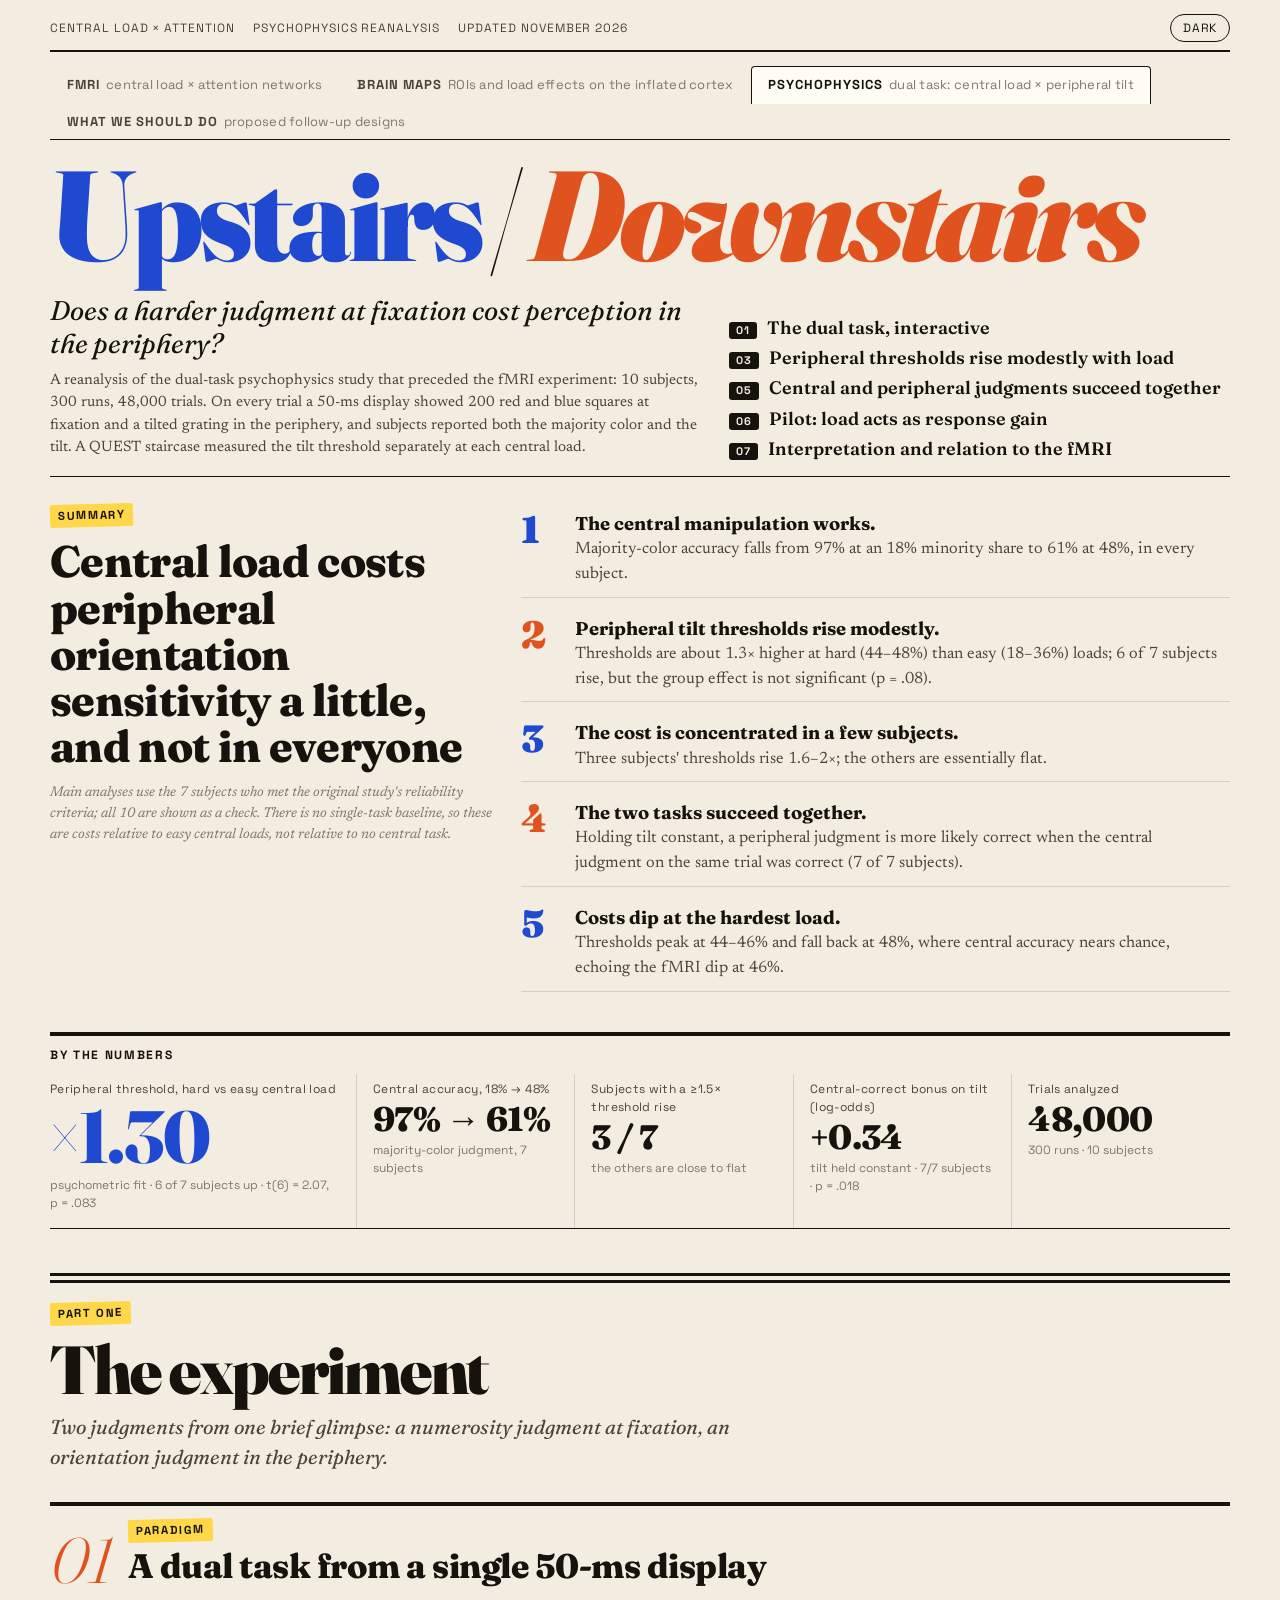
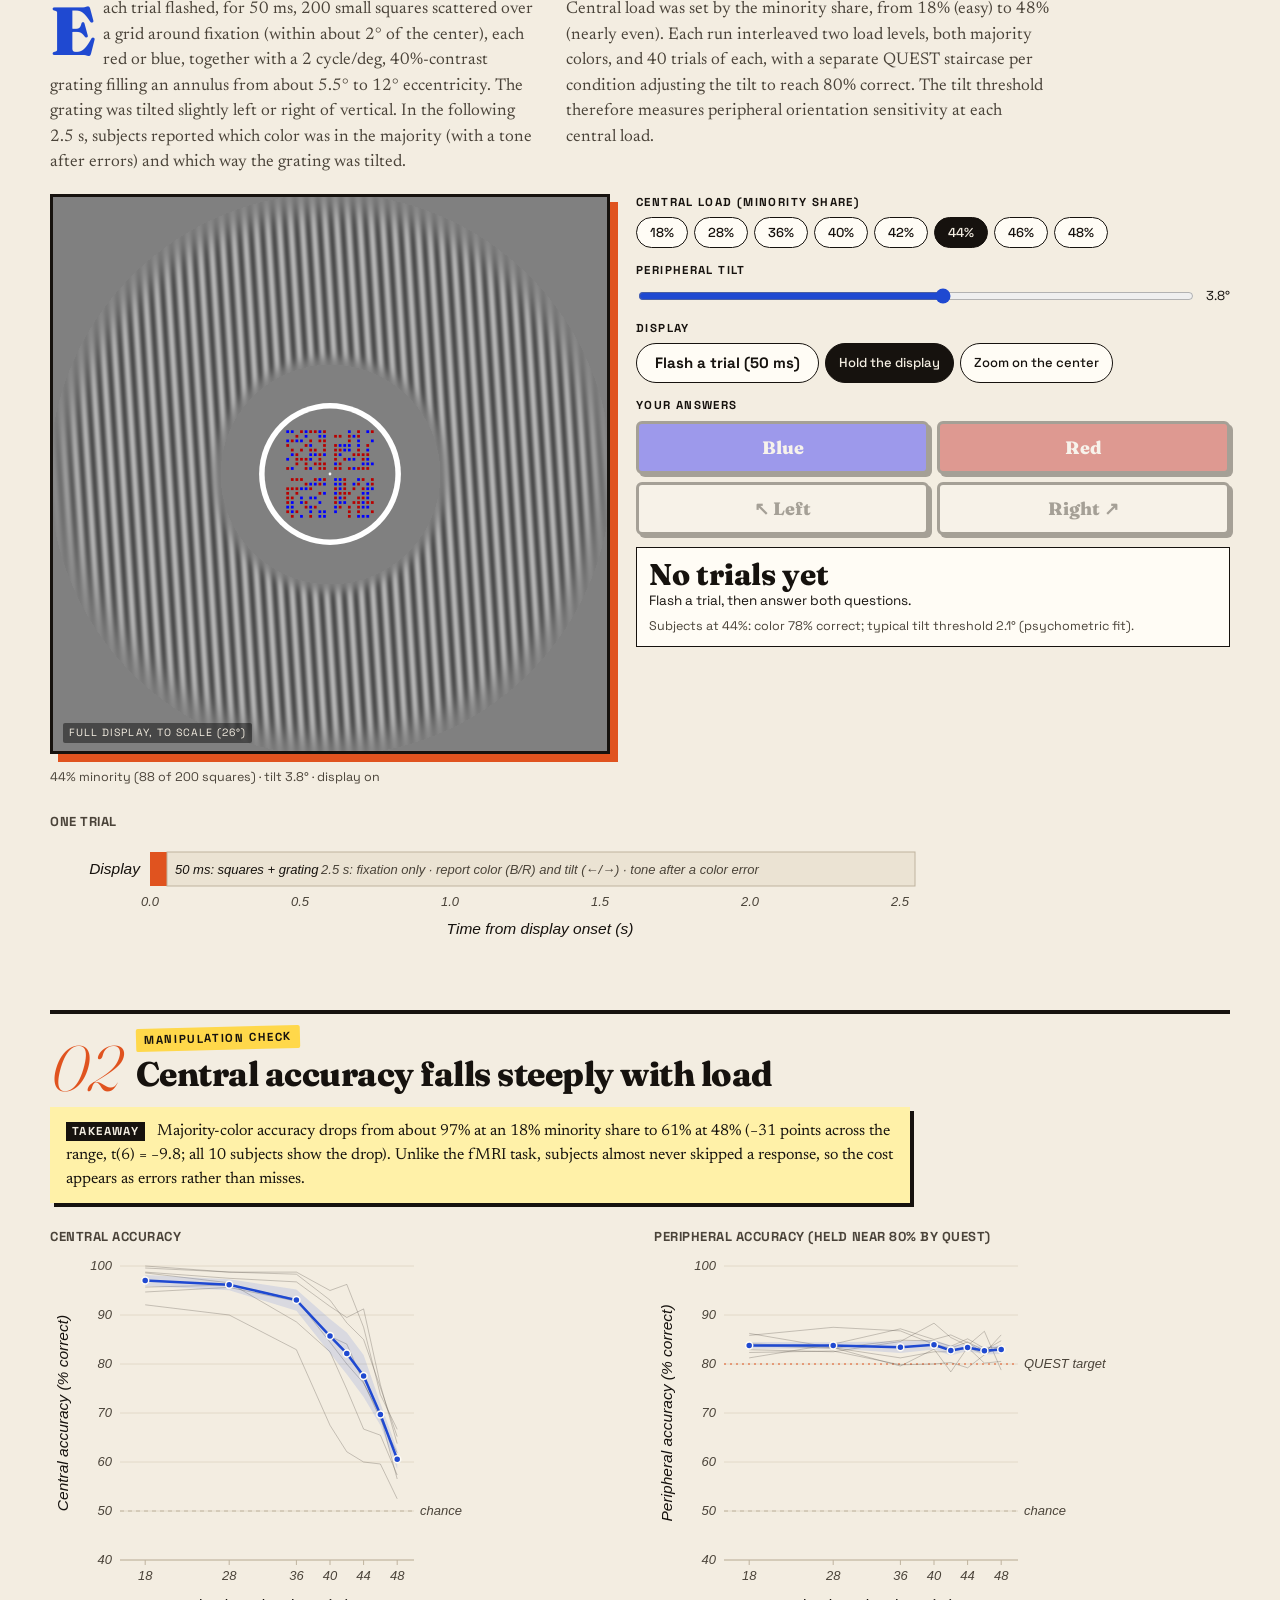
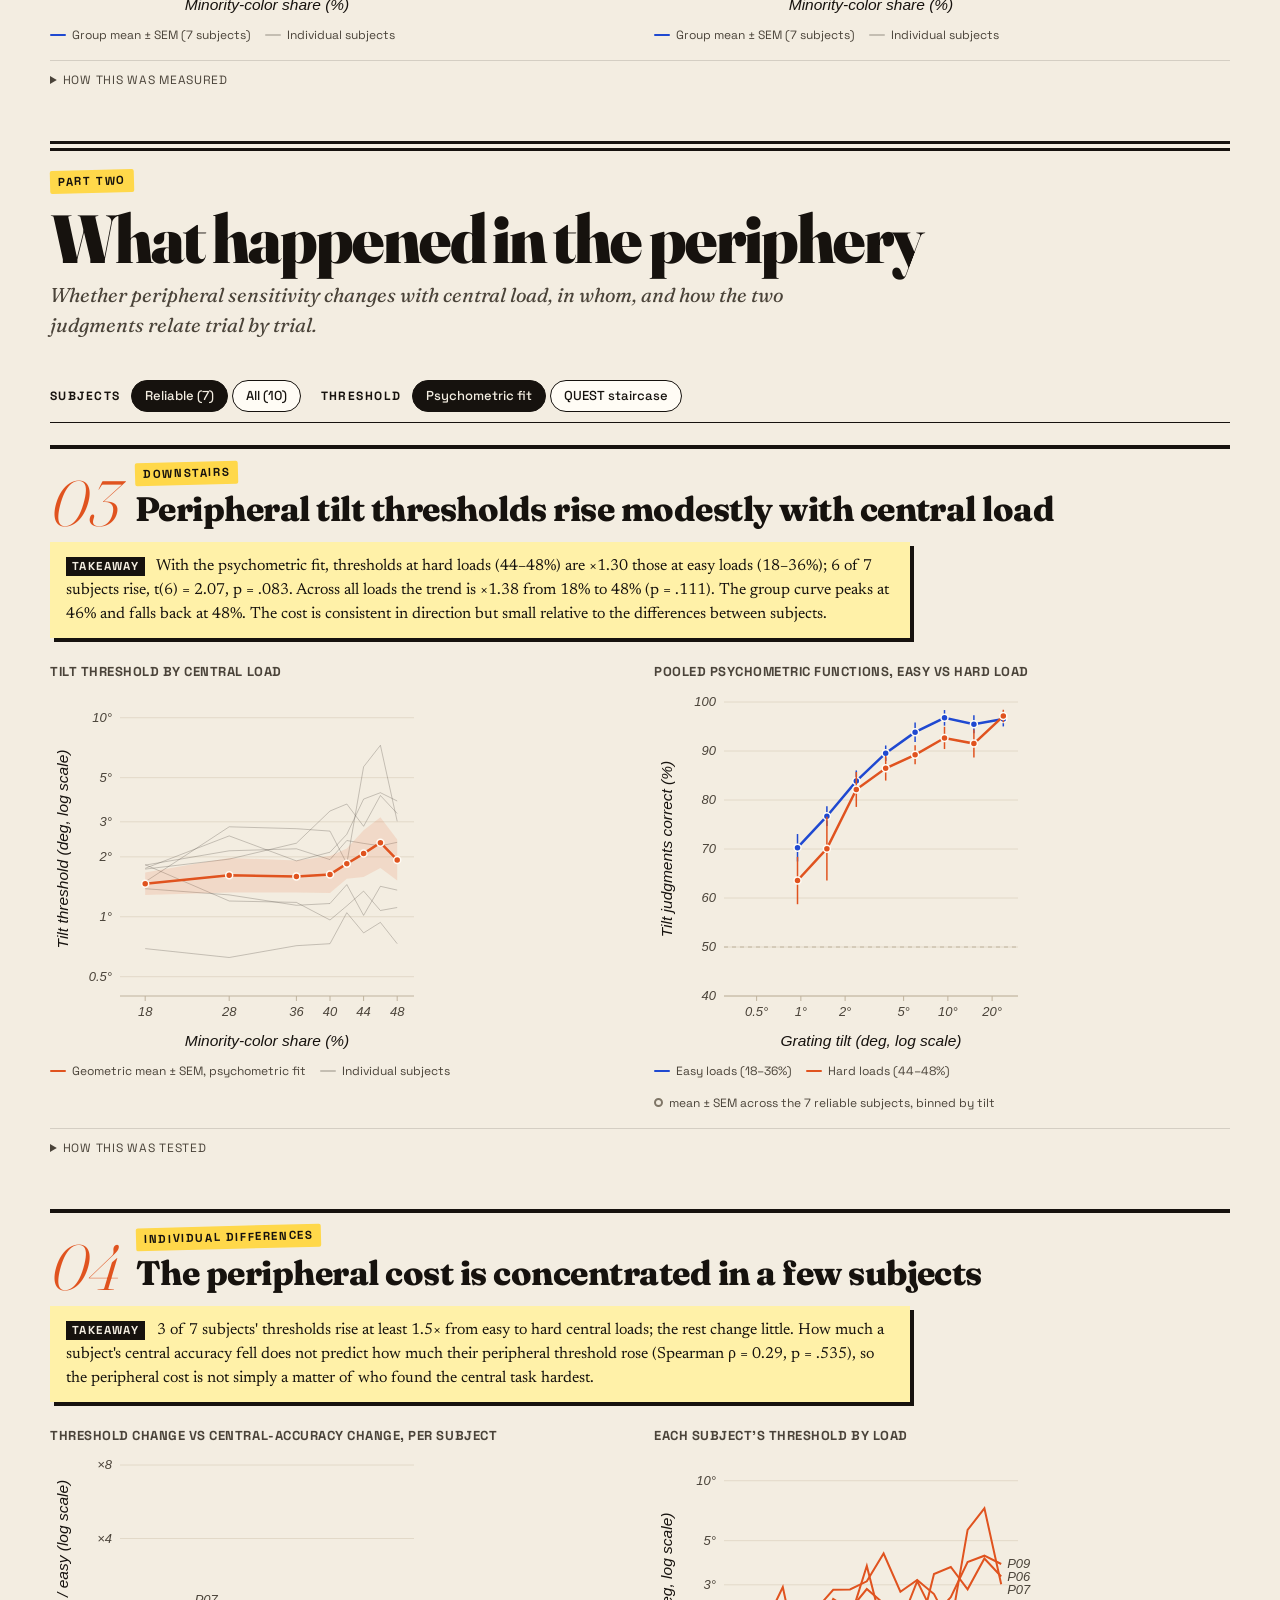
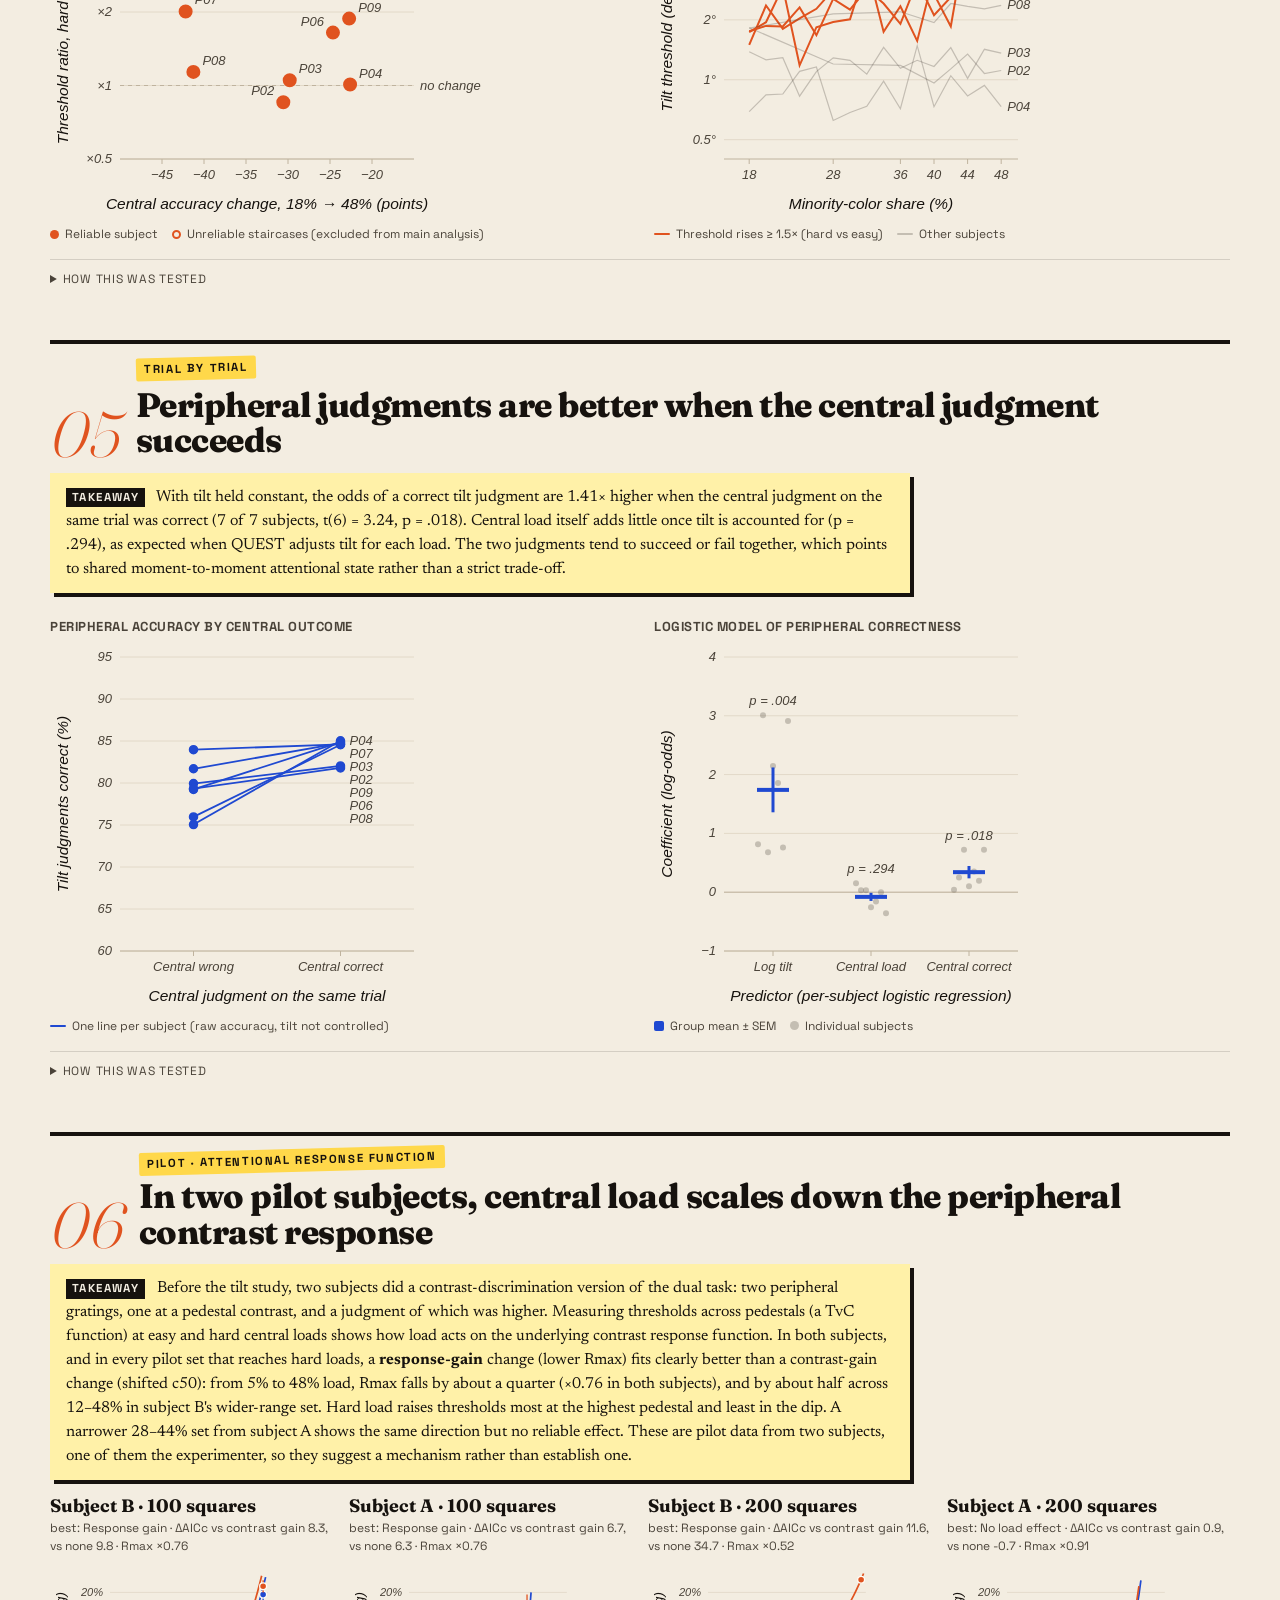
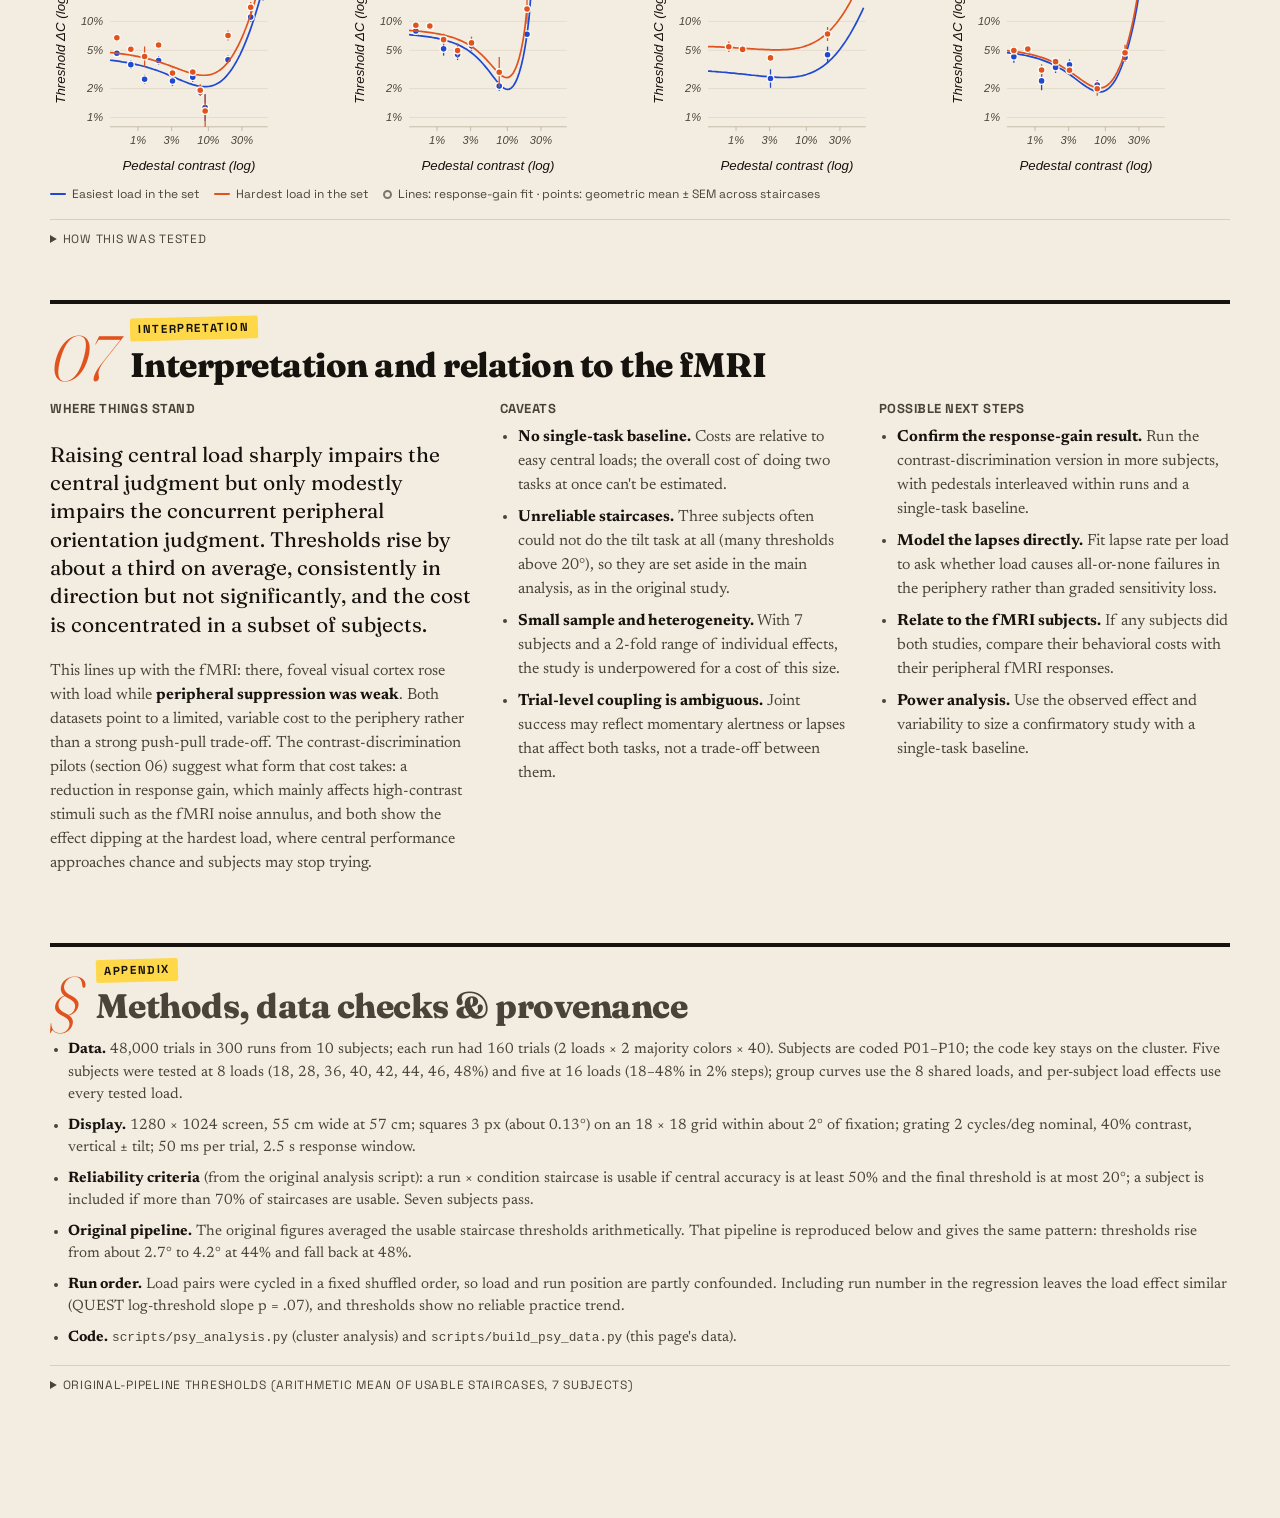
<file: dashboard/psychophysics.html>
<!DOCTYPE html>
<html lang="en">
<head>
<meta charset="utf-8">
<meta name="viewport" content="width=device-width, initial-scale=1">
<title>Upstairs / Downstairs: dual-task psychophysics</title>
<link rel="preconnect" href="https://fonts.googleapis.com">
<link rel="preconnect" href="https://fonts.gstatic.com" crossorigin>
<link href="https://fonts.googleapis.com/css2?family=Fraunces:ital,opsz,wght@0,9..144,400..900;1,9..144,400..900&family=Newsreader:ital,opsz,wght@0,6..72,400;0,6..72,600;1,6..72,400&family=Space+Grotesk:wght@400;500;700&display=swap" rel="stylesheet">
<link rel="stylesheet" href="style.css">
<style>
.resp-pair { display: grid; grid-template-columns: 1fr 1fr; gap: 8px; margin-bottom: 8px; }
.resp-pair button { font-family: var(--display); font-size: 18px; font-weight: 800; padding: 10px 8px; border: 3px solid var(--rule); border-radius: 6px; cursor: pointer; box-shadow: 3px 3px 0 var(--rule); background: var(--surface-1); color: var(--text-primary); }
.resp-pair button:active { transform: translate(2px,2px); box-shadow: 1px 1px 0 var(--rule); }
.resp-pair button.b { background: #0000ff; color: #fff; } .resp-pair button.r { background: #b90000; color: #fff; }
.resp-pair button:disabled { opacity: .35; cursor: not-allowed; }
.range-row { display: flex; align-items: center; gap: 10px; font-family: var(--ui); font-size: 13px; }
.range-row input { flex: 1; accent-color: var(--series-1); }
.charts-2 { display: grid; grid-template-columns: 1fr 1fr; gap: 28px; align-items: start; }
@media (max-width: 900px) { .charts-2 { grid-template-columns: 1fr; } }
</style>
</head>
<body>
<div class="viz-root">
<div class="wrap">
  <header class="masthead">
    <div class="mast-strip">
      <span>Central load × attention</span><span>Psychophysics reanalysis</span><span>Updated November 2026</span><span class="grow"></span>
      <button class="theme-btn" id="themeBtn" type="button" aria-label="Toggle dark mode">Dark</button>
    </div>
    <nav class="study-tabs" aria-label="Studies">
      <a href="index.html">fMRI<span>central load × attention networks</span></a>
      <a href="maps.html">Brain maps<span>ROIs and load effects on the inflated cortex</span></a>
      <a href="psychophysics.html" aria-current="page">Psychophysics<span>dual task: central load × peripheral tilt</span></a>
      <a href="next.html">What we should do<span>proposed follow-up designs</span></a>
    </nav>
    <h1 class="wordmark"><span class="up">Upstairs</span><span class="slash">/</span><span class="down">Downstairs</span></h1>
    <div class="mast-row">
      <div>
        <p class="tagline">Does a harder judgment at fixation cost perception in the periphery?</p>
        <p class="sub">A reanalysis of the dual-task psychophysics study that preceded the fMRI experiment: 10 subjects, 300 runs, 48,000 trials. On every trial a 50-ms display showed 200 red and blue squares at fixation and a tilted grating in the periphery, and subjects reported both the majority color and the tilt. A QUEST staircase measured the tilt threshold separately at each central load.</p>
      </div>
      <ul class="cover-lines" aria-label="Highlights">
        <li><a href="#paradigm"><span class="cl-n">01</span><span class="cl-t">The dual task, interactive</span></a></li>
        <li><a href="#thresholds"><span class="cl-n">03</span><span class="cl-t">Peripheral thresholds rise modestly with load</span></a></li>
        <li><a href="#coupling"><span class="cl-n">05</span><span class="cl-t">Central and peripheral judgments succeed together</span></a></li>
        <li><a href="#pilot"><span class="cl-n">06</span><span class="cl-t">Pilot: load acts as response gain</span></a></li>
        <li><a href="#meaning"><span class="cl-n">07</span><span class="cl-t">Interpretation and relation to the fMRI</span></a></li>
      </ul>
    </div>
  </header>

  <section class="headline" aria-label="Main findings">
    <div class="hl-left">
      <span class="kicker">Summary</span>
      <h2>Central load costs peripheral orientation sensitivity a little, and not in everyone</h2>
      <p class="caveat">Main analyses use the 7 subjects who met the original study's reliability criteria; all 10 are shown as a check. There is no single-task baseline, so these are costs relative to easy central loads, not relative to no central task.</p>
    </div>
    <ol class="takeaways">
      <li><a href="#central"><span><b>The central manipulation works.</b> Majority-color accuracy falls from 97% at an 18% minority share to 61% at 48%, in every subject.</span></a></li>
      <li><a href="#thresholds"><span><b>Peripheral tilt thresholds rise modestly.</b> Thresholds are about 1.3× higher at hard (44–48%) than easy (18–36%) loads; 6 of 7 subjects rise, but the group effect is not significant (p = .08).</span></a></li>
      <li><a href="#individuals"><span><b>The cost is concentrated in a few subjects.</b> Three subjects' thresholds rise 1.6–2×; the others are essentially flat.</span></a></li>
      <li><a href="#coupling"><span><b>The two tasks succeed together.</b> Holding tilt constant, a peripheral judgment is more likely correct when the central judgment on the same trial was correct (7 of 7 subjects).</span></a></li>
      <li><a href="#thresholds"><span><b>Costs dip at the hardest load.</b> Thresholds peak at 44–46% and fall back at 48%, where central accuracy nears chance, echoing the fMRI dip at 46%.</span></a></li>
    </ol>
  </section>

  <p class="numbers-head">By the numbers</p>
  <section class="tiles" id="tiles" aria-label="Key numbers"></section>

  <div class="part-head"><span class="kicker">Part one</span><h2 class="part-title">The experiment</h2><p>Two judgments from one brief glimpse: a numerosity judgment at fixation, an orientation judgment in the periphery.</p></div>

  <section class="card" id="paradigm">
    <div class="sec-head"><span class="sec-num">01</span><div><span class="kicker">Paradigm</span><h2>A dual task from a single 50-ms display</h2></div></div>
    <div class="story-intro">
      <p>Each trial flashed, for 50 ms, 200 small squares scattered over a grid around fixation (within about 2° of the center), each red or blue, together with a 2 cycle/deg, 40%-contrast grating filling an annulus from about 5.5° to 12° eccentricity. The grating was tilted slightly left or right of vertical. In the following 2.5 s, subjects reported which color was in the majority (with a tone after errors) and which way the grating was tilted.</p>
      <p>Central load was set by the minority share, from 18% (easy) to 48% (nearly even). Each run interleaved two load levels, both majority colors, and 40 trials of each, with a separate QUEST staircase per condition adjusting the tilt to reach 80% correct. The tilt threshold therefore measures peripheral orientation sensitivity at each central load.</p>
    </div>
    <div class="stage">
      <div>
        <div class="screen"><canvas id="psyCanvas" role="img" aria-label="Reconstruction of the dual-task display: central red and blue squares around fixation and a tilted peripheral grating annulus"></canvas><span class="bezel" id="psyBezel">Full display, to scale</span></div>
        <p class="status" id="psyStatus"></p>
      </div>
      <div>
        <div class="ctl-group">
          <span class="lbl">Central load (minority share)</span>
          <div class="ctl-row" id="psyRatios" role="group" aria-label="Central load"></div>
        </div>
        <div class="ctl-group">
          <span class="lbl">Peripheral tilt</span>
          <div class="range-row"><input type="range" id="tiltRange" min="0" max="100" value="55" aria-label="Tilt magnitude"><span id="tiltVal"></span></div>
        </div>
        <div class="ctl-group">
          <span class="lbl">Display</span>
          <div class="ctl-row">
            <button type="button" class="pill big" id="flashBtn">Flash a trial (50 ms)</button>
            <button type="button" class="pill" id="holdBtn" aria-pressed="true">Hold the display</button>
            <button type="button" class="pill" id="psyZoomBtn" aria-pressed="false">Zoom on the center</button>
          </div>
        </div>
        <div class="ctl-group">
          <span class="lbl">Your answers</span>
          <div class="resp-pair"><button type="button" class="b" id="ansB" disabled>Blue</button><button type="button" class="r" id="ansR" disabled>Red</button></div>
          <div class="resp-pair"><button type="button" id="ansL" disabled>↖ Left</button><button type="button" id="ansRt" disabled>Right ↗</button></div>
          <div class="scorecard" id="psyScore" aria-live="polite"></div>
        </div>
      </div>
    </div>
    <div class="timeline-wrap">
      <h3>One trial</h3>
      <div id="trialTimeline"></div>
    </div>
  </section>

  <section class="card" id="central">
    <div class="sec-head"><span class="sec-num">02</span><div><span class="kicker">Manipulation check</span><h2>Central accuracy falls steeply with load</h2></div></div>
    <div class="tldr"><b>Takeaway</b> Majority-color accuracy drops from about 97% at an 18% minority share to 61% at 48% (−31 points across the range, t(6) = −9.8; all 10 subjects show the drop). Unlike the fMRI task, subjects almost never skipped a response, so the cost appears as errors rather than misses.</div>
    <div class="charts-2" style="margin-top:8px">
      <div><h3>Central accuracy</h3><div id="chCentral"></div><div class="legend" id="lgCentral"></div></div>
      <div><h3>Peripheral accuracy (held near 80% by QUEST)</h3><div id="chOd"></div><div class="legend" id="lgOd"></div></div>
    </div>
    <details class="method"><summary>How this was measured</summary>
      <p>Central accuracy is the proportion of trials with the correct majority color, pooling both majority colors (each load level was tested with blue and with red in the majority). Peripheral accuracy is plotted to show that the staircases did their job: QUEST adjusted tilt so that accuracy stayed near 80% at every load, which is why the threshold, not accuracy, carries the load effect.</p>
    </details>
  </section>

  <div class="part-head"><span class="kicker">Part two</span><h2 class="part-title">What happened in the periphery</h2><p>Whether peripheral sensitivity changes with central load, in whom, and how the two judgments relate trial by trial.</p></div>

  <div class="filters" role="group" aria-label="Subject set">
    <span class="lbl">Subjects</span>
    <div class="seg" id="setSeg">
      <button type="button" data-set="reliable" aria-pressed="true">Reliable (7)</button>
      <button type="button" data-set="all" aria-pressed="false">All (10)</button>
    </div>
    <span class="lbl" style="margin-left:10px">Threshold</span>
    <div class="seg" id="measSeg">
      <button type="button" data-m="pf_thr" aria-pressed="true">Psychometric fit</button>
      <button type="button" data-m="quest_thr_median" aria-pressed="false">QUEST staircase</button>
    </div>
  </div>

  <section class="card" id="thresholds">
    <div class="sec-head"><span class="sec-num">03</span><div><span class="kicker">Downstairs</span><h2>Peripheral tilt thresholds rise modestly with central load</h2></div></div>
    <div class="tldr" id="thrTakeaway"></div>
    <div class="charts-2" style="margin-top:8px">
      <div><h3>Tilt threshold by central load</h3><div id="chThr"></div><div class="legend" id="lgThr"></div></div>
      <div><h3>Pooled psychometric functions, easy vs hard load</h3><div id="chPf"></div><div class="legend" id="lgPf"></div></div>
    </div>
    <details class="method"><summary>How this was tested</summary>
      <p>Two threshold estimates were computed for each subject and load. The <b>psychometric fit</b> pools all trials at a load and fits a Weibull function (guess rate 50%) with one slope and one lapse rate per subject and a separate threshold per load; the threshold is the Weibull scale parameter, the tilt giving about 82% correct in the absence of lapses. The <b>QUEST staircase</b> estimate is the median across runs of each staircase's final estimate. Thresholds are averaged geometrically (in log units), so a few very high values don't dominate. Load effects are tested per subject as the change in log threshold from 18% to 48% (regression across all tested loads) and as the hard (44–48%) vs easy (18–36%) ratio, then t-tested across subjects.</p>
      <div id="thrTable"></div>
    </details>
  </section>

  <section class="card" id="individuals">
    <div class="sec-head"><span class="sec-num">04</span><div><span class="kicker">Individual differences</span><h2>The peripheral cost is concentrated in a few subjects</h2></div></div>
    <div class="tldr" id="indTakeaway"></div>
    <div class="charts-2" style="margin-top:8px">
      <div><h3>Threshold change vs central-accuracy change, per subject</h3><div id="chInd"></div><div class="legend" id="lgInd"></div></div>
      <div><h3>Each subject's threshold by load</h3><div id="chSubj"></div><div class="legend" id="lgSubj"></div></div>
    </div>
    <details class="method"><summary>How this was tested</summary>
      <p>The x axis is each subject's fitted change in central accuracy from 18% to 48%; the y axis is the hard/easy threshold ratio (log scale; 1 = no change). The association across subjects is a Spearman correlation. Subjects marked as unreliable had fewer than 70% usable staircases under the original criteria (central accuracy ≥ 50% and threshold ≤ 20° in a run).</p>
      <div id="indTable"></div>
    </details>
  </section>

  <section class="card" id="coupling">
    <div class="sec-head"><span class="sec-num">05</span><div><span class="kicker">Trial by trial</span><h2>Peripheral judgments are better when the central judgment succeeds</h2></div></div>
    <div class="tldr" id="cplTakeaway"></div>
    <div class="charts-2" style="margin-top:8px">
      <div><h3>Peripheral accuracy by central outcome</h3><div id="chCpl"></div><div class="legend" id="lgCpl"></div></div>
      <div><h3>Logistic model of peripheral correctness</h3><div id="chGlm"></div><div class="legend" id="lgGlm"></div></div>
    </div>
    <details class="method"><summary>How this was tested</summary>
      <p>For each subject, a logistic regression predicted whether the tilt judgment was correct from the log tilt on that trial, the central load, and whether the central judgment on the same trial was correct. Because QUEST sets the tilt, raw accuracy split by central outcome (left chart) is only approximate; the model coefficient for central correctness (right chart) is the cleaner estimate because it holds tilt constant. Coefficients are in log-odds and were t-tested across subjects.</p>
      <div id="glmTable"></div>
    </details>
  </section>

  <section class="card" id="pilot">
    <div class="sec-head"><span class="sec-num">06</span><div><span class="kicker">Pilot · attentional response function</span><h2>In two pilot subjects, central load scales down the peripheral contrast response</h2></div></div>
    <div class="tldr"><b>Takeaway</b> Before the tilt study, two subjects did a contrast-discrimination version of the dual task: two peripheral gratings, one at a pedestal contrast, and a judgment of which was higher. Measuring thresholds across pedestals (a TvC function) at easy and hard central loads shows how load acts on the underlying contrast response function. In both subjects, and in every pilot set that reaches hard loads, a <b>response-gain</b> change (lower Rmax) fits clearly better than a contrast-gain change (shifted c50): from 5% to 48% load, Rmax falls by about a quarter (×0.76 in both subjects), and by about half across 12–48% in subject B's wider-range set. Hard load raises thresholds most at the highest pedestal and least in the dip. A narrower 28–44% set from subject A shows the same direction but no reliable effect. These are pilot data from two subjects, one of them the experimenter, so they suggest a mechanism rather than establish one.</div>
    <div class="multiples" id="rsfPanels" style="grid-template-columns: repeat(auto-fill, minmax(260px, 1fr));"></div>
    <div class="legend" id="rsfLegend"></div>
    <details class="method"><summary>How this was tested</summary>
      <p>Each trial flashed the central red/blue squares (100 or 200) for 50 ms together with two 6 cycle/deg gratings left and right of fixation, one at a fixed pedestal contrast and one at a higher test contrast; subjects reported the majority color and which grating had higher contrast. QUEST tracked the test contrast separately for each blue-square count; the threshold is the final estimate minus the pedestal (staircases pinned at the 99% contrast ceiling were dropped). Pedestals varied across runs, and each run interleaved two loads, each with both majority colors. Central accuracy fell from about 100% at a 5% minority share to 54–58% at 48%. The model is a Naka-Rushton contrast response R(c) = Rmax·cⁿ/(cⁿ + c50ⁿ); the threshold ΔC is the increment that raises R by one unit, which produces the dipper-shaped TvC. All staircases' log thresholds were fit with one exponent n per set and four hypotheses about load: none, contrast gain (c50 depends on load), response gain (Rmax depends on load), or both. With two loads the load-dependent parameter is free; with more, it is log-linear in load. Models were compared by AICc. Caveats: two subjects; pedestal changes across runs, so it is partly confounded with session order; and response gain vs contrast gain inferred from TvC data depends on the assumed noise (here constant).</p>
      <div id="rsfTable"></div>
    </details>
  </section>

  <section class="card" id="meaning">
    <div class="sec-head"><span class="sec-num">07</span><div><span class="kicker">Interpretation</span><h2>Interpretation and relation to the fMRI</h2></div></div>
    <div class="verdict">
      <div>
        <h3>Where things stand</h3>
        <p>Raising central load sharply impairs the central judgment but only modestly impairs the concurrent peripheral orientation judgment. Thresholds rise by about a third on average, consistently in direction but not significantly, and the cost is concentrated in a subset of subjects.</p>
        <p>This lines up with the fMRI: there, foveal visual cortex rose with load while <b>peripheral suppression was weak</b>. Both datasets point to a limited, variable cost to the periphery rather than a strong push-pull trade-off. The contrast-discrimination pilots (section 06) suggest what form that cost takes: a reduction in response gain, which mainly affects high-contrast stimuli such as the fMRI noise annulus, and both show the effect dipping at the hardest load, where central performance approaches chance and subjects may stop trying.</p>
      </div>
      <div>
        <h3>Caveats</h3>
        <ul>
          <li><b>No single-task baseline.</b> Costs are relative to easy central loads; the overall cost of doing two tasks at once can't be estimated.</li>
          <li><b>Unreliable staircases.</b> Three subjects often could not do the tilt task at all (many thresholds above 20°), so they are set aside in the main analysis, as in the original study.</li>
          <li><b>Small sample and heterogeneity.</b> With 7 subjects and a 2-fold range of individual effects, the study is underpowered for a cost of this size.</li>
          <li><b>Trial-level coupling is ambiguous.</b> Joint success may reflect momentary alertness or lapses that affect both tasks, not a trade-off between them.</li>
        </ul>
      </div>
      <div>
        <h3>Possible next steps</h3>
        <ul>
          <li><b>Confirm the response-gain result.</b> Run the contrast-discrimination version in more subjects, with pedestals interleaved within runs and a single-task baseline.</li>
          <li><b>Model the lapses directly.</b> Fit lapse rate per load to ask whether load causes all-or-none failures in the periphery rather than graded sensitivity loss.</li>
          <li><b>Relate to the fMRI subjects.</b> If any subjects did both studies, compare their behavioral costs with their peripheral fMRI responses.</li>
          <li><b>Power analysis.</b> Use the observed effect and variability to size a confirmatory study with a single-task baseline.</li>
        </ul>
      </div>
    </div>
  </section>

  <section class="card notes" id="appendix">
    <div class="sec-head"><span class="sec-num">§</span><div><span class="kicker">Appendix</span><h2>Methods, data checks &amp; provenance</h2></div></div>
    <ul>
      <li><strong>Data.</strong> <span id="apxData"></span> Subjects are coded P01–P10; the code key stays on the cluster. Five subjects were tested at 8 loads (18, 28, 36, 40, 42, 44, 46, 48%) and five at 16 loads (18–48% in 2% steps); group curves use the 8 shared loads, and per-subject load effects use every tested load.</li>
      <li><strong>Display.</strong> 1280 × 1024 screen, 55 cm wide at 57 cm; squares 3 px (about 0.13°) on an 18 × 18 grid within about 2° of fixation; grating 2 cycles/deg nominal, 40% contrast, vertical ± tilt; 50 ms per trial, 2.5 s response window.</li>
      <li><strong>Reliability criteria</strong> (from the original analysis script): a run × condition staircase is usable if central accuracy is at least 50% and the final threshold is at most 20°; a subject is included if more than 70% of staircases are usable. Seven subjects pass.</li>
      <li><strong>Original pipeline.</strong> The original figures averaged the usable staircase thresholds arithmetically. That pipeline is reproduced below and gives the same pattern: thresholds rise from about 2.7° to 4.2° at 44% and fall back at 48%.</li>
      <li><strong>Run order.</strong> Load pairs were cycled in a fixed shuffled order, so load and run position are partly confounded. Including run number in the regression leaves the load effect similar (QUEST log-threshold slope p = .07), and thresholds show no reliable practice trend.</li>
      <li><strong>Code.</strong> <code>scripts/psy_analysis.py</code> (cluster analysis) and <code>scripts/build_psy_data.py</code> (this page's data).</li>
    </ul>
    <details class="method"><summary>Original-pipeline thresholds (arithmetic mean of usable staircases, 7 subjects)</summary><div id="origTable"></div></details>
  </section>
</div>
<div class="tip" id="tip" role="tooltip"></div>
</div>

<script src="psy_data.js"></script>
<script>
(() => {
"use strict";
const D = window.PSY_DATA;
const NS = "http://www.w3.org/2000/svg";
const state = { set: "reliable", meas: "pf_thr" };
const qTheme = new URLSearchParams(location.search).get("theme");
if (qTheme === "light" || qTheme === "dark") document.documentElement.dataset.theme = qTheme;
const css = n => getComputedStyle(document.querySelector(".viz-root")).getPropertyValue(n).trim();
const el = (tag, a = {}, p) => { const n = document.createElementNS(NS, tag); for (const k in a) n.setAttribute(k, a[k]); if (p) p.appendChild(n); return n; };
const txt = (p, x, y, s, a = {}) => { const t = el("text", { x, y, ...a }, p); t.textContent = s; return t; };
const h = (tag, props = {}, p) => { const n = document.createElement(tag); for (const k in props) { if (k === "text") n.textContent = props[k]; else n.setAttribute(k, props[k]); } if (p) p.appendChild(n); return n; };
const fmtP = p => p < 0.001 ? "< .001" : "= " + p.toFixed(3).replace(/^0/, "");
const pct = r => Math.round(r * 100);
const SUBJ = s => D.subjects.find(x => x.subject === s);
const subsIn = set => D.subjects.filter(s => set === "all" || s.reliable).map(s => s.subject);
const test = (set, m) => D.tests.find(t => t.set === set && t.measure === m);
const MEAS_NAME = { pf_thr: "psychometric fit", quest_thr_median: "QUEST staircase" };

// ---------- tooltip ----------
const tip = document.getElementById("tip");
function showTip(e, head, rows) {
  tip.replaceChildren(); h("div", { class: "t-head", text: head }, tip);
  for (const r of rows) { const row = h("div", { class: "t-row" }, tip), k = h("span", { class: "k" }, row); if (r.color) { const sw = h("i", { class: "key-line" }, k); sw.style.background = r.color; } k.appendChild(document.createTextNode(r.label)); h("strong", { text: r.value }, row); }
  tip.style.display = "block";
  let x = e.clientX + 14, y = e.clientY + 14; if (x + tip.offsetWidth > innerWidth - 8) x = e.clientX - tip.offsetWidth - 14; if (y + tip.offsetHeight > innerHeight - 8) y = e.clientY - tip.offsetHeight - 14;
  tip.style.left = x + "px"; tip.style.top = y + "px";
}
const hideTip = () => { tip.style.display = "none"; };
function legend(id, items) { const b = document.getElementById(id); b.replaceChildren(); for (const it of items) { const s = h("span", {}, b), k = h("i", { class: it.kind || "key-line" }, s); if (it.color) k.style.background = it.color; if (it.border) k.style.border = it.border; s.appendChild(document.createTextNode(it.label)); } }
function table(id, head, rows) { const c = document.getElementById(id); c.replaceChildren(); const t = h("table", {}, c), tr = h("tr", {}, h("thead", {}, t)); head.forEach(x => h("th", { text: x }, tr)); const tb = h("tbody", {}, t); rows.forEach(r => { const row = h("tr", {}, tb); r.forEach(x => h("td", { text: x }, row)); }); }

// ---------- generic square x–y chart ----------
// opts: x:{lo,hi,log,ticks,fmt,title}, y:{...}, draw(svg, X, Y), hover: [{x, head, rows}] (snap to nearest x)
function chart(container, { W = 440, x, y, draw, hover }) {
  container.replaceChildren();
  const M = { t: 14, r: 76, b: 58, l: 70 }, iw = W - M.l - M.r, ih = iw, H = M.t + ih + M.b;
  const svg = el("svg", { width: W, viewBox: `0 0 ${W} ${H}`, role: "img" }, container);
  const sc = (ax, lo0, span) => v => ax.log ? lo0 + (Math.log10(v) - Math.log10(ax.lo)) / (Math.log10(ax.hi) - Math.log10(ax.lo)) * span : lo0 + (v - ax.lo) / (ax.hi - ax.lo) * span;
  const X = sc(x, M.l, iw), Yr = sc(y, 0, ih), Y = v => M.t + ih - Yr(v);
  for (const tv of y.ticks) { el("line", { x1: M.l, x2: M.l + iw, y1: Y(tv), y2: Y(tv), stroke: css("--grid") }, svg); txt(svg, M.l - 8, Y(tv) + 4, (y.fmt || String)(tv), { "text-anchor": "end" }); }
  for (const tv of x.ticks) { el("line", { x1: X(tv), x2: X(tv), y1: M.t + ih, y2: M.t + ih + 5, stroke: css("--axis") }, svg); txt(svg, X(tv), M.t + ih + 20, (x.fmt || String)(tv), { "text-anchor": "middle" }); }
  el("line", { x1: M.l, x2: M.l + iw, y1: M.t + ih, y2: M.t + ih, stroke: css("--axis") }, svg);
  txt(svg, M.l + iw / 2, H - 8, x.title, { "text-anchor": "middle", class: "axt" });
  const yt = M.t + ih / 2; txt(svg, 18, yt, y.title, { "text-anchor": "middle", class: "axt", transform: `rotate(-90 18 ${yt})` });
  draw(svg, X, Y, { M, iw, ih });
  if (hover && hover.length) {
    const cross = el("line", { y1: M.t, y2: M.t + ih, stroke: css("--axis"), visibility: "hidden" }, svg);
    const hit = el("rect", { x: M.l, y: M.t, width: iw, height: ih, fill: "transparent", tabindex: 0 }, svg);
    const pick = e => { const pt = svg.createSVGPoint(); pt.x = e.clientX; pt.y = e.clientY; const p = pt.matrixTransform(svg.getScreenCTM().inverse()); let best = hover[0]; for (const hv of hover) if (Math.abs(X(hv.x) - p.x) < Math.abs(X(best.x) - p.x)) best = hv; return best; };
    hit.addEventListener("pointermove", e => { const hv = pick(e); cross.setAttribute("x1", X(hv.x)); cross.setAttribute("x2", X(hv.x)); cross.setAttribute("visibility", "visible"); showTip(e, hv.head, hv.rows); });
    hit.addEventListener("pointerleave", () => { cross.setAttribute("visibility", "hidden"); hideTip(); });
  }
  return svg;
}
// spread end-labels vertically so they don't collide (min gap in px)
function spread(items, gap = 13) { const a = items.slice().sort((p, q) => p.y - q.y); for (let i = 1; i < a.length; i++) if (a[i].y - a[i - 1].y < gap) a[i].y = a[i - 1].y + gap; return items; }
const pathOf = (pts, X, Y) => pts.map((p, i) => `${i ? "L" : "M"}${X(p[0]).toFixed(1)},${Y(p[1]).toFixed(1)}`).join("");
const bandOf = (xs, lo, hi, X, Y) => xs.map((x, i) => `${i ? "L" : "M"}${X(x).toFixed(1)},${Y(hi[i]).toFixed(1)}`).join("") + xs.slice().reverse().map((x, i) => `L${X(x).toFixed(1)},${Y(lo[lo.length - 1 - i]).toFixed(1)}`).join("") + "Z";
const RX = { lo: 15, hi: 50, ticks: [18, 28, 36, 40, 44, 48], title: "Minority-color share (%)" };
const logTicks = (lo, hi) => [0.5, 1, 2, 3, 5, 10, 20, 30, 50].filter(v => v >= lo && v <= hi);
const fmtDeg = v => (v < 1 ? v.toFixed(1) : String(v)) + "°";

// ---------- tiles ----------
function renderTiles() {
  const box = document.getElementById("tiles"); box.replaceChildren();
  const g = D.group.reliable, f = g[0], l = g[g.length - 1];
  const eh = test("reliable", "log_easy_hard_pf"), cpl = D.glmGroup.find(r => r.set === "reliable" && r.term === "b_central_correct");
  const S7 = D.subjects.filter(s => s.reliable), nUp = S7.filter(s => s.easy_hard_ratio_pf > 1.5).length;
  const tiles = [
    { hero: true, label: "Peripheral threshold, hard vs easy central load", value: "×" + Math.pow(10, eh.mean).toFixed(2), note: `psychometric fit · ${eh.n_pos} of ${eh.n} subjects up · t(${eh.n - 1}) = ${eh.t.toFixed(2)}, p ${fmtP(eh.p)}` },
    { label: "Central accuracy, 18% → 48%", value: `${Math.round(f.rb_acc_m)}% → ${Math.round(l.rb_acc_m)}%`, note: "majority-color judgment, 7 subjects" },
    { label: "Subjects with a ≥1.5× threshold rise", value: `${nUp} / ${S7.length}`, note: "the others are close to flat" },
    { label: "Central-correct bonus on tilt (log-odds)", value: "+" + cpl.mean.toFixed(2), note: `tilt held constant · ${cpl.n_pos}/${cpl.n} subjects · p ${fmtP(cpl.p)}` },
    { label: "Trials analyzed", value: D.nTrials.toLocaleString(), note: `${D.nRuns} runs · 10 subjects` },
  ];
  for (const t of tiles) { const d = h("div", { class: "tile" + (t.hero ? " hero" : "") }, box); h("div", { class: "label", text: t.label }, d); h("div", { class: "value", text: t.value }, d); h("div", { class: "note", text: t.note }, d); }
  document.getElementById("apxData").textContent = `${D.nTrials.toLocaleString()} trials in ${D.nRuns} runs from 10 subjects; each run had 160 trials (2 loads × 2 majority colors × 40).`;
}

// ---------- 02 central ----------
function groupSeries(key, scale = 1) { const g = D.group[state.set]; return { xs: g.map(r => pct(r.ratio)), m: g.map(r => r[key + "_m"]), se: g.map(r => r[key + "_se"]) }; }
function subjLines(key, scale = 1) { return subsIn(state.set).map(s => D.cells.filter(c => c.subject === s && c.common).sort((a, b) => a.ratio - b.ratio).map(c => [pct(c.ratio), c[key] * scale])); }
function renderCentral() {
  for (const [id, key, lg, yr] of [["chCentral", "rb_acc", "lgCentral", [40, 100]], ["chOd", "od_acc", "lgOd", [40, 100]]]) {
    const s = groupSeries(key), lines = subjLines(key, 100);
    chart(document.getElementById(id), { x: RX, y: { lo: yr[0], hi: yr[1], ticks: [40, 50, 60, 70, 80, 90, 100], title: key === "rb_acc" ? "Central accuracy (% correct)" : "Peripheral accuracy (% correct)" },
      draw(svg, X, Y) {
        el("line", { x1: X(15), x2: X(50), y1: Y(50), y2: Y(50), stroke: css("--axis"), "stroke-dasharray": "4 4" }, svg);
        txt(svg, X(50) + 6, Y(50) + 4, "chance", { "font-size": 12 });
        if (key === "od_acc") { el("line", { x1: X(15), x2: X(50), y1: Y(80), y2: Y(80), stroke: css("--series-2"), "stroke-dasharray": "2 4" }, svg); txt(svg, X(50) + 6, Y(80) + 4, "QUEST target", { "font-size": 12 }); }
        for (const l of lines) el("path", { d: pathOf(l, X, Y), fill: "none", stroke: css("--context") }, svg);
        el("path", { d: bandOf(s.xs, s.m.map((v, i) => v - s.se[i]), s.m.map((v, i) => v + s.se[i]), X, Y), fill: css("--band") }, svg);
        el("path", { d: pathOf(s.xs.map((x, i) => [x, s.m[i]]), X, Y), fill: "none", stroke: css("--series-1"), "stroke-width": 2.5 }, svg);
        s.xs.forEach((x, i) => el("circle", { cx: X(x), cy: Y(s.m[i]), r: 3.5, fill: css("--series-1"), stroke: css("--surface-1"), "stroke-width": 1.5 }, svg));
      },
      hover: s.xs.map((x, i) => ({ x, head: `${x}% minority`, rows: [{ label: "Group mean", color: css("--series-1"), value: `${s.m[i].toFixed(1)}% ± ${s.se[i].toFixed(1)}` }] })) });
    legend(lg, [{ label: `Group mean ± SEM (${state.set === "all" ? 10 : 7} subjects)`, color: css("--series-1") }, { label: "Individual subjects", color: css("--context") }]);
  }
}

// ---------- 03 thresholds ----------
function renderThresholds() {
  const m = state.meas, g = D.group[state.set], xs = g.map(r => pct(r.ratio));
  const gm = g.map(r => r[m + "_gm"]), lo = g.map(r => r[m + "_lo"]), hi = g.map(r => r[m + "_hi"]);
  const lines = subjLines(m);
  const yhi = state.set === "all" ? 60 : 12, ylo = state.set === "all" ? 0.4 : 0.4;
  chart(document.getElementById("chThr"), { x: RX, y: { lo: ylo, hi: yhi, log: true, ticks: logTicks(ylo, yhi), fmt: fmtDeg, title: "Tilt threshold (deg, log scale)" },
    draw(svg, X, Y) {
      for (const l of lines) el("path", { d: pathOf(l.map(p => [p[0], Math.min(yhi, Math.max(ylo, p[1]))]), X, Y), fill: "none", stroke: css("--context") }, svg);
      el("path", { d: bandOf(xs, lo, hi, X, Y), fill: css("--band-2") }, svg);
      el("path", { d: pathOf(xs.map((x, i) => [x, gm[i]]), X, Y), fill: "none", stroke: css("--series-2"), "stroke-width": 2.5 }, svg);
      xs.forEach((x, i) => el("circle", { cx: X(x), cy: Y(gm[i]), r: 3.5, fill: css("--series-2"), stroke: css("--surface-1"), "stroke-width": 1.5 }, svg));
    },
    hover: xs.map((x, i) => ({ x, head: `${x}% minority`, rows: [{ label: "Geometric mean", color: css("--series-2"), value: `${gm[i].toFixed(2)}° (±SEM ${lo[i].toFixed(2)}–${hi[i].toFixed(2)})` }] })) });
  legend("lgThr", [{ label: `Geometric mean ± SEM, ${MEAS_NAME[m]}`, color: css("--series-2") }, { label: "Individual subjects", color: css("--context") }]);
  // pooled psychometric functions (reliable subjects)
  const P = D.psychometric, bins = ["easy (18–36%)", "hard (44–48%)"], col = [css("--series-1"), css("--series-2")];
  chart(document.getElementById("chPf"), { x: { lo: 0.3, hi: 30, log: true, ticks: [0.5, 1, 2, 5, 10, 20], fmt: fmtDeg, title: "Grating tilt (deg, log scale)" }, y: { lo: 40, hi: 100, ticks: [40, 50, 60, 70, 80, 90, 100], title: "Tilt judgments correct (%)" },
    draw(svg, X, Y) {
      el("line", { x1: X(0.3), x2: X(30), y1: Y(50), y2: Y(50), stroke: css("--axis"), "stroke-dasharray": "4 4" }, svg);
      bins.forEach((b, k) => { const r = P.filter(p => p.load_bin === b && p.count >= 4).sort((a, c) => a.tilt_center - c.tilt_center);
        for (const p of r) el("line", { x1: X(p.tilt_center), x2: X(p.tilt_center), y1: Y(100 * (p.mean - p.sem)), y2: Y(100 * (p.mean + p.sem)), stroke: col[k], "stroke-width": 1.5 }, svg);
        el("path", { d: pathOf(r.map(p => [p.tilt_center, 100 * p.mean]), X, Y), fill: "none", stroke: col[k], "stroke-width": 2.5 }, svg);
        for (const p of r) el("circle", { cx: X(p.tilt_center), cy: Y(100 * p.mean), r: 3.5, fill: col[k], stroke: css("--surface-1"), "stroke-width": 1.5 }, svg); });
    },
    hover: [...new Set(P.map(p => p.tilt_center))].sort((a, b) => a - b).map(t => ({ x: t, head: `Tilt ≈ ${t.toFixed(1)}°`, rows: bins.map((b, k) => { const p = P.find(q => q.load_bin === b && q.tilt_center === t); return { label: b, color: col[k], value: p ? `${(100 * p.mean).toFixed(0)}% (n = ${p.count})` : "—" }; }) })) });
  legend("lgPf", [{ label: "Easy loads (18–36%)", color: col[0] }, { label: "Hard loads (44–48%)", color: col[1] }, { label: "mean ± SEM across the 7 reliable subjects, binned by tilt", kind: "key-ring" }]);
  const t1 = test(state.set, "log_easy_hard_" + (m === "pf_thr" ? "pf" : "quest")), t2 = test(state.set, "slope_log_" + m), t3 = test(state.set, "slope_log_quest_ctrl_run");
  const peak = gm.indexOf(Math.max(...gm));
  const tk = document.getElementById("thrTakeaway"); tk.replaceChildren();
  h("b", { text: "Takeaway" }, tk);
  tk.appendChild(document.createTextNode(` With the ${MEAS_NAME[m]}, thresholds at hard loads (44–48%) are ×${Math.pow(10, t1.mean).toFixed(2)} those at easy loads (18–36%); ${t1.n_pos} of ${t1.n} subjects rise, t(${t1.n - 1}) = ${t1.t.toFixed(2)}, p ${fmtP(t1.p)}. Across all loads the trend is ×${Math.pow(10, t2.mean).toFixed(2)} from 18% to 48% (p ${fmtP(t2.p)}). The group curve peaks at ${xs[peak]}% and falls back at 48%. The cost is consistent in direction but small relative to the differences between subjects.`));
  table("thrTable", ["Measure (" + (state.set === "all" ? "10" : "7") + " subjects)", "Mean", "t", "p", "Wilcoxon p", "Subjects > 0"],
    [["hard/easy ratio, psychometric", "×" + Math.pow(10, test(state.set, "log_easy_hard_pf").mean).toFixed(2)], ["hard/easy ratio, QUEST", "×" + Math.pow(10, test(state.set, "log_easy_hard_quest").mean).toFixed(2)],
     ["log slope 18→48%, psychometric", "×" + Math.pow(10, test(state.set, "slope_log_pf_thr").mean).toFixed(2)], ["log slope 18→48%, QUEST", "×" + Math.pow(10, test(state.set, "slope_log_quest_thr_median").mean).toFixed(2)],
     ["log slope, QUEST, controlling run number", "×" + Math.pow(10, t3.mean).toFixed(2)]]
      .map((r, i) => { const key = ["log_easy_hard_pf", "log_easy_hard_quest", "slope_log_pf_thr", "slope_log_quest_thr_median", "slope_log_quest_ctrl_run"][i], t = test(state.set, key); return [...r, t.t.toFixed(2), fmtP(t.p), fmtP(t.wilcoxon_p), `${t.n_pos}/${t.n}`]; }));
}

// ---------- 04 individuals ----------
function renderIndividuals() {
  const m = state.meas, key = m === "pf_thr" ? "easy_hard_ratio_pf" : "easy_hard_ratio_quest";
  const S = D.subjects.filter(s => state.set === "all" || s.reliable);
  chart(document.getElementById("chInd"), { x: { lo: -50, hi: -15, ticks: [-45, -40, -35, -30, -25, -20], fmt: v => String(v).replace("-", "−"), title: "Central accuracy change, 18% → 48% (points)" },
    y: { lo: 0.5, hi: 8, log: true, ticks: [0.5, 1, 2, 4, 8], fmt: v => "×" + v, title: "Threshold ratio, hard / easy (log scale)" },
    draw(svg, X, Y) {
      el("line", { x1: X(-50), x2: X(-15), y1: Y(1), y2: Y(1), stroke: css("--axis"), "stroke-dasharray": "4 4" }, svg);
      txt(svg, X(-15) + 6, Y(1) + 4, "no change", { "font-size": 12 });
      for (const s of S) { const cx = X(s.slope_rb_acc), cy = Y(Math.min(8, Math.max(0.5, s[key]))), g = el("g", { tabindex: 0 }, svg);
        el("circle", { cx, cy, r: 6, fill: s.reliable ? css("--series-2") : css("--surface-1"), stroke: css("--series-2"), "stroke-width": 2 }, g);
        const near = S.some(o => o !== s && Math.hypot(X(o.slope_rb_acc) - cx, Y(Math.min(8, Math.max(0.5, o[key]))) - cy) < 26 && o.slope_rb_acc > s.slope_rb_acc);
        txt(g, near ? cx - 9 : cx + 9, cy - 7, s.subject, { "font-size": 12, "text-anchor": near ? "end" : "start" });
        g.addEventListener("pointermove", e => showTip(e, s.subject + (s.reliable ? "" : " (unreliable staircases)"), [{ label: "Central change", value: s.slope_rb_acc.toFixed(1) + " pts" }, { label: "Threshold ratio", value: "×" + s[key].toFixed(2) }, { label: "Usable staircases", value: Math.round(100 * s.pct_valid) + "%" }, { label: "Lapse rate (fit)", value: Math.round(100 * s.pf_lapse) + "%" }]));
        g.addEventListener("pointerleave", hideTip); }
    } });
  legend("lgInd", [{ kind: "key-dot", color: css("--series-2"), label: "Reliable subject" }, { kind: "key-ring", border: `2px solid ${css("--series-2")}`, label: "Unreliable staircases (excluded from main analysis)" }]);
  const lines = subsIn(state.set).map(s => ({ s, pts: D.cells.filter(c => c.subject === s).sort((a, b) => a.ratio - b.ratio).map(c => [pct(c.ratio), c[m]]) }));
  const top = new Set(S.filter(s => s[key] >= 1.5).map(s => s.subject));
  const yhi = state.set === "all" ? 60 : 12;
  chart(document.getElementById("chSubj"), { x: RX, y: { lo: 0.4, hi: yhi, log: true, ticks: logTicks(0.4, yhi), fmt: fmtDeg, title: "Tilt threshold (deg, log scale)" },
    draw(svg, X, Y) {
      const labs = [];
      for (const l of lines) { const hl = top.has(l.s), p = l.pts.map(q => [q[0], Math.min(yhi, Math.max(0.4, q[1]))]);
        el("path", { d: pathOf(p, X, Y), fill: "none", stroke: hl ? css("--series-2") : css("--context"), "stroke-width": hl ? 2 : 1.2 }, svg);
        const last = p[p.length - 1]; labs.push({ x: X(last[0]) + 6, y: Y(last[1]) + 4, s: l.s }); }
      for (const lb of spread(labs)) txt(svg, lb.x, lb.y, lb.s, { "font-size": 11.5 });
    } });
  legend("lgSubj", [{ label: "Threshold rises ≥ 1.5× (hard vs easy)", color: css("--series-2") }, { label: "Other subjects", color: css("--context") }]);
  const rho = test(state.set, "spearman_central_drop_vs_threshold_rise"), n15 = S.filter(s => s[key] >= 1.5).length;
  const tk = document.getElementById("indTakeaway"); tk.replaceChildren(); h("b", { text: "Takeaway" }, tk);
  tk.appendChild(document.createTextNode(` ${n15} of ${S.length} subjects' thresholds rise at least 1.5× from easy to hard central loads; the rest change little. How much a subject's central accuracy fell does not predict how much their peripheral threshold rose (Spearman ρ = ${rho.mean.toFixed(2)}, p ${fmtP(rho.p)}), so the peripheral cost is not simply a matter of who found the central task hardest.`));
  table("indTable", ["Subject", "Reliable", "Usable staircases", "Central change (pts)", "Threshold ratio, psychometric", "Threshold ratio, QUEST", "Lapse rate", "Loads tested"],
    D.subjects.map(s => [s.subject, s.reliable ? "yes" : "no", Math.round(100 * s.pct_valid) + "%", s.slope_rb_acc.toFixed(1), "×" + s.easy_hard_ratio_pf.toFixed(2), "×" + s.easy_hard_ratio_quest.toFixed(2), Math.round(100 * s.pf_lapse) + "%", s.n_ratios]));
}

// ---------- 05 coupling ----------
function renderCoupling() {
  const G = D.glm.filter(g => state.set === "all" || g.reliable);
  chart(document.getElementById("chCpl"), { x: { lo: -0.5, hi: 1.5, ticks: [0, 1], fmt: v => v ? "Central correct" : "Central wrong", title: "Central judgment on the same trial" },
    y: { lo: 60, hi: 95, ticks: [60, 65, 70, 75, 80, 85, 90, 95], title: "Tilt judgments correct (%)" },
    draw(svg, X, Y) {
      const cLabs = [];
      for (const g of G) { const a = 100 * g.od_acc_central_wrong, b = 100 * g.od_acc_central_correct, up = b > a, gg = el("g", {}, svg);
        el("line", { x1: X(0), x2: X(1), y1: Y(a), y2: Y(b), stroke: up ? css("--series-1") : css("--context"), "stroke-width": 1.8 }, gg);
        for (const [x, v] of [[0, a], [1, b]]) el("circle", { cx: X(x), cy: Y(v), r: 4, fill: g.reliable ? css("--series-1") : css("--surface-1"), stroke: css("--series-1"), "stroke-width": 1.5 }, gg);
        cLabs.push({ x: X(1) + 9, y: Y(b) + 4, s: g.subject });
        gg.addEventListener("pointermove", e => showTip(e, g.subject, [{ label: "When central wrong", value: a.toFixed(1) + "%" }, { label: "When central correct", value: b.toFixed(1) + "%" }])); gg.addEventListener("pointerleave", hideTip); }
      for (const lb of spread(cLabs)) txt(svg, lb.x, lb.y, lb.s, { "font-size": 11.5 });
    } });
  legend("lgCpl", [{ label: "One line per subject (raw accuracy, tilt not controlled)", color: css("--series-1") }]);
  const terms = [["b_logtilt", "Log tilt"], ["b_ratio", "Central load"], ["b_central_correct", "Central correct"]];
  chart(document.getElementById("chGlm"), { x: { lo: -0.5, hi: 2.5, ticks: [0, 1, 2], fmt: v => terms[v][1], title: "Predictor (per-subject logistic regression)" },
    y: { lo: -1, hi: 4, ticks: [-1, 0, 1, 2, 3, 4], fmt: v => String(v).replace("-", "−"), title: "Coefficient (log-odds)" },
    draw(svg, X, Y) {
      el("line", { x1: X(-0.5), x2: X(2.5), y1: Y(0), y2: Y(0), stroke: css("--axis") }, svg);
      terms.forEach(([k, name], i) => {
        G.forEach((g, j) => el("circle", { cx: X(i) + (j - (G.length - 1) / 2) * 5, cy: Y(Math.max(-1, Math.min(4, g[k]))), r: 3, fill: css("--context") }, svg));
        const gr = D.glmGroup.find(r => r.set === state.set && r.term === k), gg = el("g", {}, svg);
        el("line", { x1: X(i), x2: X(i), y1: Y(gr.mean - gr.sem), y2: Y(gr.mean + gr.sem), stroke: css("--series-1"), "stroke-width": 3 }, gg);
        el("rect", { x: X(i) - 16, y: Y(gr.mean) - 2, width: 32, height: 4, fill: css("--series-1") }, gg);
        txt(gg, X(i), Y(Math.max(gr.mean + gr.sem, ...G.map(g => g[k]))) - 10, `p ${fmtP(gr.p)}`, { "text-anchor": "middle", "font-size": 12 });
        gg.addEventListener("pointermove", e => showTip(e, name, [{ label: "Mean ± SEM", value: `${gr.mean.toFixed(2)} ± ${gr.sem.toFixed(2)}` }, { label: `t(${gr.n - 1})`, value: gr.t.toFixed(2) }, { label: "Subjects > 0", value: `${gr.n_pos}/${gr.n}` }])); gg.addEventListener("pointerleave", hideTip);
      });
    } });
  legend("lgGlm", [{ kind: "key-rect", color: css("--series-1"), label: "Group mean ± SEM" }, { kind: "key-dot", color: css("--context"), label: "Individual subjects" }]);
  const c = D.glmGroup.find(r => r.set === state.set && r.term === "b_central_correct"), l = D.glmGroup.find(r => r.set === state.set && r.term === "b_ratio");
  const or = Math.exp(c.mean);
  const tk = document.getElementById("cplTakeaway"); tk.replaceChildren(); h("b", { text: "Takeaway" }, tk);
  tk.appendChild(document.createTextNode(` With tilt held constant, the odds of a correct tilt judgment are ${or.toFixed(2)}× higher when the central judgment on the same trial was correct (${c.n_pos} of ${c.n} subjects, t(${c.n - 1}) = ${c.t.toFixed(2)}, p ${fmtP(c.p)}). Central load itself adds little once tilt is accounted for (p ${fmtP(l.p)}), as expected when QUEST adjusts tilt for each load. The two judgments tend to succeed or fail together, which points to shared moment-to-moment attentional state rather than a strict trade-off.`));
  table("glmTable", ["Subject", "Log tilt", "Central load", "Central correct", "Tilt acc. | central wrong", "Tilt acc. | central correct"],
    G.map(g => [g.subject, g.b_logtilt.toFixed(2), g.b_ratio.toFixed(2), g.b_central_correct.toFixed(2), (100 * g.od_acc_central_wrong).toFixed(1) + "%", (100 * g.od_acc_central_correct).toFixed(1) + "%"]));
}
function renderOriginal() { table("origTable", ["Minority share", "Subjects", "Threshold (deg, mean ± SEM)", "Central accuracy (%)"], D.original.map(r => [pct(r.ratio) + "%", r.n, `${r.thr_m.toFixed(2)} ± ${r.thr_se.toFixed(2)}`, `${r.rb_m.toFixed(1)} ± ${r.rb_se.toFixed(1)}`])); }


// ---------- 06 pilot TvC (contrast gain vs response gain) ----------
const SET_NAME = { "A-100": "Subject A · 100 squares", "B-100": "Subject B · 100 squares", "A-200": "Subject A · 200 squares", "B-200": "Subject B · 200 squares" };
const HYP_NAME = { none: "No load effect", cg: "Contrast gain", rg: "Response gain", both: "Both" };
function renderRsf() {
  const R = D.rsf; if (!R) return;
  const box = document.getElementById("rsfPanels"); box.replaceChildren();
  const col = [css("--series-1"), css("--series-2")];
  for (const set of ["B-100", "A-100", "B-200", "A-200"]) {
    const [lo, hi] = R.extremes[set], loads = [lo, hi];
    const mods = R.models.filter(m => m[0] === set), d = Object.fromEntries(mods.map(m => [m[1], m[2]]));
    const best = mods.reduce((a, b) => a[2] <= b[2] ? a : b)[1];
    const f = h => R.fits.filter(r => r.set === set && r.hyp === h);
    const rg = f("rg"), rmaxRatio = rg.find(r => r.load === hi).rmax / rg.find(r => r.load === lo).rmax;
    const p = h("div", {}, box);
    h("p", { class: "panel-title", text: SET_NAME[set] }, p);
    h("p", { class: "panel-stat", text: `best: ${HYP_NAME[best]} · ΔAICc vs contrast gain ${(d.cg - d.rg).toFixed(1)}, vs none ${(d.none - d.rg).toFixed(1)} · Rmax ×${rmaxRatio.toFixed(2)}` }, p);
    const holder = h("div", {}, p);
    chart(holder, { W: 330, x: { lo: 0.004, hi: 0.7, log: true, ticks: [0.01, 0.03, 0.1, 0.3], fmt: v => Math.round(100 * v) + "%", title: "Pedestal contrast (log)" },
      y: { lo: 0.008, hi: 0.35, log: true, ticks: [0.01, 0.02, 0.05, 0.1, 0.2], fmt: v => Math.round(100 * v) + "%", title: "Threshold ΔC (log)" },
      draw(svg, X, Y) {
        loads.forEach((L, k) => {
          const cv = R.curves.filter(c => c.set === set && c.hyp === "rg" && c.load === L && c.thr >= 0.008 && c.thr <= 0.35);
          el("path", { d: pathOf(cv.map(c => [c.ped, c.thr]), X, Y), fill: "none", stroke: col[k], "stroke-width": 2 }, svg);
          for (const c of R.cells.filter(c => c.set === set && c.ratio === L)) {
            const lo2 = Math.max(0.008, c.lo), hi2 = Math.min(0.35, c.hi), y = Math.min(0.35, Math.max(0.008, c.thr));
            el("line", { x1: X(c.ped), x2: X(c.ped), y1: Y(lo2), y2: Y(hi2), stroke: col[k], "stroke-width": 1.5 }, svg);
            const g = el("g", {}, svg); el("circle", { cx: X(c.ped), cy: Y(y), r: 4, fill: col[k], stroke: css("--surface-1"), "stroke-width": 1.5 }, g);
            g.addEventListener("pointermove", e => showTip(e, `${SET_NAME[set]} · pedestal ${(100 * c.ped).toFixed(1)}%`, [{ label: `${pct(L)}% minority`, color: col[k], value: `ΔC ${(100 * c.thr).toFixed(2)}% (n = ${c.n} staircases; central ${Math.round(100 * c.rg_acc)}% correct)` }]));
            g.addEventListener("pointerleave", hideTip);
          }
        });
      } });
  }
  legend("rsfLegend", [{ label: "Easiest load in the set", color: col[0] }, { label: "Hardest load in the set", color: col[1] }, { label: "Lines: response-gain fit · points: geometric mean ± SEM across staircases", kind: "key-ring" }]);
  table("rsfTable", ["Pilot set", "Loads", "No load effect", "Contrast gain", "Response gain", "Both", "Staircases"],
    ["A-100", "B-100", "A-200", "B-200"].map(set => { const m = Object.fromEntries(R.models.filter(x => x[0] === set).map(x => [x[1], x[2]])), N = R.models.find(x => x[0] === set)[4], [lo, hi] = R.extremes[set];
      return [SET_NAME[set], `${pct(lo)}–${pct(hi)}%`, ...["none", "cg", "rg", "both"].map(k => "ΔAICc " + m[k].toFixed(1)), N]; }));
}
function renderAll() { renderRsf(); renderTiles(); renderCentral(); renderThresholds(); renderIndividuals(); renderCoupling(); renderOriginal(); drawTrialTimeline(); drawStim(); }
function seg(id, attr, fn) { document.querySelectorAll(`#${id} button`).forEach(b => b.addEventListener("click", () => { document.querySelectorAll(`#${id} button`).forEach(o => o.setAttribute("aria-pressed", String(o === b))); fn(b.dataset[attr]); })); }
seg("setSeg", "set", v => { state.set = v; renderCentral(); renderThresholds(); renderIndividuals(); renderCoupling(); });
seg("measSeg", "m", v => { state.meas = v; renderThresholds(); renderIndividuals(); });

// ---------- 01 paradigm: stimulus reconstruction ----------
const DPP = 6.13787340528617 / 142.10764773832474;   // deg per pixel on the original display
const POS = []; for (let v = 6; v <= 46; v += 5) { POS.push(v, -v); }
const GRID = []; for (const x of POS) for (const y of POS) GRID.push([x * DPP, y * DPP]);
const SQ = 3 * DPP, GREY_R = 142.1 / 2 * DPP, RING_R = 154.1 / 2 * DPP, HOLE_R = 127 * DPP, OUTER_R = 287.5 * DPP, CPD = 48 / 600 / DPP;
const RATIOS = D.common;
const P = { ratioIdx: 5, tilt: 3, hold: false, zoom: false, visible: false, trial: null, score: { n: 0, c: 0, t: 0 }, ans: {} };
const cv = document.getElementById("psyCanvas"), ctx = cv.getContext("2d");
let gratingCache = { key: "", img: null };
function newTrial() {
  const r = RATIOS[P.ratioIdx], nMin = Math.round(r * 200), blueMajority = Math.random() < 0.5, idx = GRID.map((_, i) => i).sort(() => Math.random() - 0.5).slice(0, 200);
  const sq = idx.map((g, j) => ({ g, blue: blueMajority ? j >= nMin : j < nMin }));
  P.trial = { sq, blueMajority, sign: Math.random() < 0.5 ? -1 : 1, tilt: P.tilt };
  P.ans = {};
}
function grating(px, field, tilt) {
  const key = `${px}|${field}|${tilt}|${document.documentElement.dataset.theme || ""}`;
  if (gratingCache.key === key) return gratingCache.img;
  const img = ctx.createImageData(px, px), d = img.data, dpp = field / px, th = tilt * Math.PI / 180, c = Math.cos(th), s = Math.sin(th);
  for (let j = 0; j < px; j++) for (let i = 0; i < px; i++) {
    const x = (i - px / 2) * dpp, y = (j - px / 2) * dpp, e = Math.hypot(x, y);
    const mask = (1 / (1 + Math.exp((e - OUTER_R) / 0.35))) * (1 / (1 + Math.exp(-(e - HOLE_R) / 0.15)));
    const xr = x * c + y * s, v = 128 + 51.2 * Math.cos(2 * Math.PI * CPD * xr) * (mask < 0.1 ? 0 : mask), k = 4 * (j * px + i);
    d[k] = d[k + 1] = d[k + 2] = v; d[k + 3] = 255;
  }
  gratingCache = { key, img }; return img;
}
function drawStim() {
  const w = cv.clientWidth || 300, dpr = Math.min(2, devicePixelRatio || 1), px = Math.round(w * dpr);
  if (cv.width !== px) { cv.width = cv.height = px; }
  const field = P.zoom ? 8 : 26, sc = px / field, c0 = px / 2;
  const show = P.visible || P.hold;
  if (show && P.trial) ctx.putImageData(grating(px, field, P.trial.sign * P.trial.tilt), 0, 0); else { ctx.fillStyle = "rgb(128,128,128)"; ctx.fillRect(0, 0, px, px); }
  ctx.fillStyle = "#fff"; ctx.beginPath(); ctx.arc(c0, c0, RING_R * sc, 0, 2 * Math.PI); ctx.fill();
  ctx.fillStyle = "rgb(128,128,128)"; ctx.beginPath(); ctx.arc(c0, c0, GREY_R * sc, 0, 2 * Math.PI); ctx.fill();
  if (show && P.trial) { const s = Math.max(1.4, SQ * sc); for (const q of P.trial.sq) { ctx.fillStyle = q.blue ? "rgb(0,0,255)" : "rgb(185,0,0)"; const [x, y] = GRID[q.g]; ctx.fillRect(c0 + x * sc - s / 2, c0 - y * sc - s / 2, s, s); } }
  ctx.fillStyle = "#fff"; const fd = Math.max(2, SQ * sc); ctx.beginPath(); ctx.arc(c0, c0, fd / 2, 0, 2 * Math.PI); ctx.fill();
  document.getElementById("psyBezel").textContent = P.zoom ? "Zoomed on the center (8°)" : "Full display, to scale (26°)";
  const st = document.getElementById("psyStatus");
  st.textContent = P.trial ? `${pct(RATIOS[P.ratioIdx])}% minority (${Math.round(RATIOS[P.ratioIdx] * 200)} of 200 squares) · tilt ${P.tilt.toFixed(1)}° · ${show ? "display on" : "waiting for your answers"}` : "Press “Flash a trial” to start.";
}
function enableAnswers(on) { for (const id of ["ansB", "ansR", "ansL", "ansRt"]) document.getElementById(id).disabled = !on; }
function renderScore() {
  const s = P.score, box = document.getElementById("psyScore"); box.replaceChildren();
  const g = D.group.reliable[Math.max(0, D.common.indexOf(RATIOS[P.ratioIdx]))];
  h("span", { class: "big", text: s.n ? `Color ${s.c}/${s.n} · Tilt ${s.t}/${s.n}` : "No trials yet" }, box);
  box.appendChild(document.createTextNode(s.n ? "" : "Flash a trial, then answer both questions."));
  h("span", { class: "vs", text: `Subjects at ${pct(RATIOS[P.ratioIdx])}%: color ${Math.round(g.rb_acc_m)}% correct; typical tilt threshold ${g.pf_thr_gm.toFixed(1)}° (psychometric fit).` }, box);
}
function answer(kind, val) {
  if (!P.trial || P.ans[kind] !== undefined) return;
  P.ans[kind] = val;
  if (P.ans.color !== undefined && P.ans.tilt !== undefined) {
    P.score.n++; if (P.ans.color === (P.trial.blueMajority ? "blue" : "red")) P.score.c++; if (P.ans.tilt === P.trial.sign) P.score.t++;
    enableAnswers(false); renderScore();
  }
}
document.getElementById("flashBtn").addEventListener("click", () => {
  newTrial(); P.visible = true; drawStim(); enableAnswers(true);
  setTimeout(() => { P.visible = false; drawStim(); }, 50);
});
document.getElementById("holdBtn").addEventListener("click", e => { P.hold = !P.hold; e.currentTarget.setAttribute("aria-pressed", String(P.hold)); if (!P.trial) newTrial(); drawStim(); });
document.getElementById("psyZoomBtn").addEventListener("click", e => { P.zoom = !P.zoom; e.currentTarget.setAttribute("aria-pressed", String(P.zoom)); drawStim(); });
document.getElementById("ansB").addEventListener("click", () => answer("color", "blue"));
document.getElementById("ansR").addEventListener("click", () => answer("color", "red"));
document.getElementById("ansL").addEventListener("click", () => answer("tilt", -1));
document.getElementById("ansRt").addEventListener("click", () => answer("tilt", 1));
const tr = document.getElementById("tiltRange"), tv = document.getElementById("tiltVal");
const tiltFromRange = v => Math.pow(10, -0.3 + (v / 100) * 1.6);            // 0.5° to 20°, log spaced
tr.addEventListener("input", () => { P.tilt = tiltFromRange(+tr.value); tv.textContent = P.tilt.toFixed(1) + "°"; if (P.trial) P.trial.tilt = P.tilt; drawStim(); });
P.tilt = tiltFromRange(+tr.value); tv.textContent = P.tilt.toFixed(1) + "°";
const pills = document.getElementById("psyRatios");
RATIOS.forEach((r, i) => { const b = h("button", { type: "button", class: "pill", text: pct(r) + "%", "aria-pressed": String(i === P.ratioIdx) }, pills); b.addEventListener("click", () => { P.ratioIdx = i; pills.querySelectorAll("button").forEach((o, j) => o.setAttribute("aria-pressed", String(j === i))); newTrial(); drawStim(); renderScore(); }); });

function drawTrialTimeline() {
  const box = document.getElementById("trialTimeline"); box.replaceChildren();
  const W = 900, M = { l: 100, r: 20 }, iw = W - M.l - M.r, H = 120, T = 2.6, X = t => M.l + t / T * iw;
  const svg = el("svg", { width: W, viewBox: `0 0 ${W} ${H}`, role: "img", "aria-label": "One trial: a 50 ms display of the squares and grating, then a 2.5 s blank response window with fixation" }, box);
  el("rect", { x: X(0), y: 14, width: X(0.05) - X(0) + 2, height: 34, fill: css("--series-2") }, svg);
  el("rect", { x: X(0.05) + 2, y: 14, width: X(2.55) - X(0.05) - 2, height: 34, fill: css("--paper-2"), stroke: css("--axis") }, svg);
  txt(svg, X(0.05) + 10, 36, "50 ms: squares + grating", { "font-size": 13, style: `fill:${css("--text-primary")}` });
  txt(svg, X(1.3), 36, "2.5 s: fixation only · report color (B/R) and tilt (←/→) · tone after a color error", { "text-anchor": "middle", "font-size": 13 });
  for (const t of [0, 0.5, 1, 1.5, 2, 2.5]) txt(svg, X(t), 68, t.toFixed(1), { "text-anchor": "middle" });
  txt(svg, M.l + iw / 2, 96, "Time from display onset (s)", { "text-anchor": "middle", class: "axt" });
  txt(svg, M.l - 10, 36, "Display", { "text-anchor": "end", class: "axt" });
}

const themeBtn = document.getElementById("themeBtn");
const isDark = () => document.documentElement.dataset.theme === "dark" || (!document.documentElement.dataset.theme && matchMedia("(prefers-color-scheme: dark)").matches);
const syncThemeBtn = () => { themeBtn.textContent = isDark() ? "Light" : "Dark"; };
themeBtn.addEventListener("click", () => { document.documentElement.dataset.theme = isDark() ? "light" : "dark"; syncThemeBtn(); renderAll(); });
matchMedia("(prefers-color-scheme: dark)").addEventListener("change", () => { syncThemeBtn(); renderAll(); });
addEventListener("resize", drawStim);
syncThemeBtn(); newTrial(); P.hold = true; renderScore(); renderAll();
})();
</script>
</body>
</html>
</file>
<file: dashboard/style.css>
/* ---------- tokens: paper-and-ink magazine, cobalt + tomato (the stimulus colors, more or less) ---------- */
.viz-root {
  color-scheme: light;
  --page: #f3ede1; --surface-1: #fffcf5; --paper-2: #ebe3d3;
  --text-primary: #16120e; --text-secondary: #4a4339; --text-muted: #7f7667;
  --grid: #e2d9c8; --axis: #bfb39e; --border: rgba(22,18,14,0.14); --rule: #16120e;
  --series-1: #1f49d1; --series-2: #e0531f; --series-3: #12855f; --neg: #c2264a; --null: #bfb39e;
  --band: rgba(31,73,209,0.12); --band-2: rgba(224,83,31,0.13);
  --context: rgba(74,67,57,0.28); --wash: rgba(22,18,14,0.05);
  --callout: #fff1a8; --callout-ink: #16120e; --hilite: #ffd84a; --pop: #ff5d8f;
  --display: "Fraunces", Georgia, serif; --prose: "Newsreader", Georgia, serif; --ui: "Space Grotesk", system-ui, sans-serif;
}
@media (prefers-color-scheme: dark) {
  :root:where(:not([data-theme="light"])) .viz-root {
    color-scheme: dark;
    --page: #121110; --surface-1: #1c1a17; --paper-2: #26231f;
    --text-primary: #f3ede1; --text-secondary: #cdc4b4; --text-muted: #948b7c;
    --grid: #2d2a25; --axis: #4a453d; --border: rgba(243,237,225,0.14); --rule: #f3ede1;
    --series-1: #7593ff; --series-2: #ff7d45; --series-3: #2fc28c; --neg: #ff6d8a; --null: #5a544a;
    --band: rgba(117,147,255,0.16); --band-2: rgba(255,125,69,0.16);
    --context: rgba(205,196,180,0.25); --wash: rgba(243,237,225,0.06);
    --callout: #3a3215; --callout-ink: #fff3c4; --hilite: #c9a417; --pop: #ff7aa3;
  }
}
:root[data-theme="dark"] .viz-root {
  color-scheme: dark;
  --page: #121110; --surface-1: #1c1a17; --paper-2: #26231f;
  --text-primary: #f3ede1; --text-secondary: #cdc4b4; --text-muted: #948b7c;
  --grid: #2d2a25; --axis: #4a453d; --border: rgba(243,237,225,0.14); --rule: #f3ede1;
  --series-1: #7593ff; --series-2: #ff7d45; --series-3: #2fc28c; --neg: #ff6d8a; --null: #5a544a;
  --band: rgba(117,147,255,0.16); --band-2: rgba(255,125,69,0.16);
  --context: rgba(205,196,180,0.25); --wash: rgba(243,237,225,0.06);
  --callout: #3a3215; --callout-ink: #fff3c4; --hilite: #c9a417; --pop: #ff7aa3;
}
* { box-sizing: border-box; }
html, body { margin: 0; background: #f3ede1; }
@media (prefers-color-scheme: dark) { :root:not([data-theme="light"]) body { background: #121110; } }
:root[data-theme="dark"] body { background: #121110; }
.viz-root {
  font-family: var(--prose); font-size: 17px;
  background: var(--page); color: var(--text-primary);
  min-height: 100vh; padding: 0 clamp(16px, 4vw, 48px) 72px; line-height: 1.5;
}
.wrap { max-width: 1180px; margin: 0 auto; }
button { font: inherit; }
code { font-size: 0.85em; font-family: ui-monospace, Menlo, monospace; }
a { color: inherit; }

/* ---------- masthead ---------- */
.masthead { padding-top: 14px; margin-bottom: 26px; }
.mast-strip { display: flex; flex-wrap: wrap; align-items: center; gap: 6px 18px; font-family: var(--ui); font-size: 12px; letter-spacing: .08em; text-transform: uppercase; color: var(--text-secondary); border-bottom: 2px solid var(--rule); padding-bottom: 8px; }
.mast-strip .grow { flex: 1; }
.theme-btn { font-family: var(--ui); font-size: 12px; letter-spacing: .06em; text-transform: uppercase; border: 1.5px solid var(--rule); background: transparent; color: var(--text-primary); border-radius: 999px; padding: 4px 12px; cursor: pointer; }
.wordmark { font-family: var(--display); font-weight: 900; font-size: clamp(36px, 10.5vw, 128px); line-height: .9; letter-spacing: -0.035em; margin: 18px 0 22px; font-variation-settings: "opsz" 144; }
.wordmark .up { color: var(--series-1); }
.wordmark .slash { color: var(--text-primary); font-weight: 300; margin: 0 .04em; }
.wordmark .down { color: var(--series-2); font-style: italic; }
.mast-row { display: grid; grid-template-columns: 1.3fr 1fr; gap: 28px; align-items: end; border-bottom: 1px solid var(--rule); padding-bottom: 16px; }
.tagline { font-family: var(--display); font-size: clamp(20px, 2.4vw, 27px); line-height: 1.2; margin: 0; font-weight: 400; font-style: italic; }
.sub { color: var(--text-secondary); font-size: 15px; margin: 10px 0 0; max-width: 720px; }
.cover-lines { list-style: none; margin: 0; padding: 0; display: grid; gap: 8px; }
.cover-lines a { display: grid; grid-template-columns: auto 1fr; gap: 10px; align-items: baseline; text-decoration: none; font-family: var(--display); font-size: 18px; line-height: 1.2; font-weight: 600; }
.cover-lines a:hover .cl-t { text-decoration: underline; text-decoration-thickness: 2px; }
.cover-lines .cl-n { font-family: var(--ui); font-size: 11px; font-weight: 700; letter-spacing: .08em; background: var(--text-primary); color: var(--page); padding: 2px 7px; border-radius: 3px; }

/* ---------- section heads ---------- */
.kicker { display: inline-block; font-family: var(--ui); font-size: 11.5px; font-weight: 700; letter-spacing: .14em; text-transform: uppercase; background: var(--hilite); color: #16120e; padding: 3px 8px; border-radius: 2px; transform: rotate(-1.5deg); }
.sec-head { display: grid; grid-template-columns: auto 1fr; gap: 4px 16px; align-items: end; border-top: 4px solid var(--rule); padding-top: 12px; margin-bottom: 12px; }
.sec-num { font-family: var(--display); font-style: italic; font-weight: 300; font-size: 64px; line-height: .8; color: var(--series-2); font-variation-settings: "opsz" 144; }
h2 { font-family: var(--display); font-weight: 800; font-size: clamp(24px, 3vw, 34px); line-height: 1.05; letter-spacing: -0.015em; margin: 6px 0 0; }
h3 { font-family: var(--ui); font-size: 13px; font-weight: 700; letter-spacing: .04em; text-transform: uppercase; margin: 16px 0 6px; color: var(--text-secondary); }
.hemi-tag { font-family: var(--display); font-weight: 400; font-style: italic; color: var(--text-secondary); font-size: .6em; }
.card { background: transparent; padding: 0 0 8px; margin: 0 0 44px; scroll-margin-top: 64px; }
.did { font-size: 16px; color: var(--text-secondary); margin: 4px 0 0; max-width: 820px; }
.did b { color: var(--text-primary); font-weight: 600; }
.tldr { position: relative; background: var(--callout); color: var(--callout-ink); padding: 12px 16px 12px 16px; font-size: 16px; margin: 14px 0 8px; max-width: 860px; box-shadow: 4px 4px 0 var(--rule); }
.tldr b:first-child { font-family: var(--ui); font-size: 11.5px; letter-spacing: .12em; text-transform: uppercase; margin-right: 4px; }
.tldr b { font-weight: 700; }

/* ---------- cover story (headline) ---------- */
.headline { margin: 0 0 40px; display: grid; grid-template-columns: 1fr 1.6fr; gap: 28px; align-items: start; }
.headline .hl-left h2 { font-size: clamp(28px, 3.6vw, 44px); margin-top: 10px; }
.headline ul { margin: 0; padding: 0; list-style: none; display: grid; gap: 14px; }
.headline li { font-size: 16.5px; color: var(--text-secondary); padding-left: 18px; border-left: 3px solid var(--series-1); }
.headline li:nth-child(2) { border-color: var(--series-2); }
.headline li:nth-child(3) { border-color: var(--pop); }
.headline li:nth-child(4) { border-color: var(--series-3); }
.headline li b { color: var(--text-primary); font-family: var(--display); font-size: 18.5px; display: block; line-height: 1.2; margin-bottom: 2px; }
.headline .caveat { font-size: 14px; color: var(--text-muted); margin: 14px 0 0; font-style: italic; }

/* ---------- by the numbers ---------- */
.numbers-head { font-family: var(--ui); font-size: 12px; font-weight: 700; letter-spacing: .14em; text-transform: uppercase; border-top: 4px solid var(--rule); padding-top: 10px; margin: 0 0 10px; }
.tiles { display: grid; grid-template-columns: 1.4fr repeat(4, 1fr); gap: 0; margin-bottom: 44px; border-bottom: 1px solid var(--rule); }
.tile { padding: 6px 16px 16px; border-left: 1px solid var(--border); }
.tile:first-child { border-left: 0; padding-left: 0; }
.tile .label { font-family: var(--ui); font-size: 12px; letter-spacing: .03em; color: var(--text-secondary); }
.tile .value { font-family: var(--display); font-size: 34px; font-weight: 800; margin-top: 4px; letter-spacing: -0.02em; line-height: 1.05; }
.tile .note { font-family: var(--ui); font-size: 12px; color: var(--text-muted); margin-top: 4px; }
.tile.hero .value { font-size: 74px; line-height: .95; color: var(--series-1); font-variation-settings: "opsz" 144; }

/* ---------- overview / contents ---------- */
.overview { counter-reset: an; list-style: none; padding: 0; margin: 8px 0 0; display: grid; grid-template-columns: 1fr 1fr; gap: 14px 32px; }
.overview li { counter-increment: an; font-size: 15px; color: var(--text-secondary); padding-left: 40px; position: relative; }
.overview li::before { content: counter(an, decimal-leading-zero); position: absolute; left: 0; top: -4px; font-family: var(--display); font-style: italic; font-weight: 300; font-size: 28px; color: var(--series-2); }
.overview a { color: var(--text-primary); font-family: var(--display); font-weight: 700; font-size: 17px; text-decoration: none; }
.overview a:hover { text-decoration: underline; }
.overview .t { display: block; color: var(--text-primary); margin-top: 2px; }
.notice { border: 2px dashed var(--neg); padding: 10px 14px; font-size: 15px; color: var(--text-secondary); margin-top: 18px; }
.notice b { color: var(--neg); font-family: var(--ui); font-size: 12px; letter-spacing: .1em; text-transform: uppercase; }

/* ---------- controls ---------- */
.tabs button, .seg button, .pill {
  font-family: var(--ui); font-size: 13px; font-weight: 500;
  border: 1.5px solid var(--rule); background: var(--surface-1); color: var(--text-primary);
  border-radius: 999px; padding: 5px 13px; cursor: pointer;
}
.tabs button[aria-pressed="true"], .seg button[aria-pressed="true"], .pill[aria-pressed="true"] { background: var(--text-primary); color: var(--page); }
.tabs { display: flex; flex-wrap: wrap; gap: 6px; margin: 12px 0 6px; }
.filters { position: sticky; top: 0; z-index: 5; display: flex; flex-wrap: wrap; align-items: center; gap: 10px; padding: 10px 0; margin: 0 0 22px; background: var(--page); border-bottom: 1px solid var(--rule); }
.filters .lbl { font-family: var(--ui); font-size: 12px; font-weight: 700; letter-spacing: .12em; text-transform: uppercase; }
.filters .scope { font-family: var(--ui); font-size: 12px; color: var(--text-muted); }
.seg { display: inline-flex; flex-wrap: wrap; gap: 4px; }

/* ---------- charts ---------- */
.grid-2 { display: grid; grid-template-columns: 1fr 1fr; gap: 24px; }
.multiples { display: grid; grid-template-columns: repeat(auto-fill, minmax(214px, 1fr)); gap: 14px 16px; margin-top: 12px; }
.multiples.three { grid-template-columns: repeat(3, 1fr); }
.panel-title { font-family: var(--display); font-size: 18px; font-weight: 700; margin: 0; }
.panel-stat { font-family: var(--ui); font-size: 12px; color: var(--text-secondary); margin: 0 0 2px; }
svg { display: block; max-width: 100%; height: auto; overflow: visible; }
svg text { fill: var(--text-secondary); font-family: "Helvetica Neue", Helvetica, Arial, sans-serif; font-weight: 300; font-style: italic; font-size: 13px; font-variant-numeric: tabular-nums; }
svg text.axt { font-size: 15.5px; fill: var(--text-primary); }
svg .ink2 { fill: var(--text-secondary); }
.legend { display: flex; flex-wrap: wrap; gap: 14px; font-family: var(--ui); font-size: 12px; color: var(--text-secondary); margin: 8px 0 0; }
.legend span { display: inline-flex; align-items: center; gap: 6px; }
.key-line { width: 16px; height: 2px; border-radius: 1px; display: inline-block; }
.key-dot { width: 9px; height: 9px; border-radius: 50%; display: inline-block; }
.key-rect { width: 10px; height: 10px; border-radius: 2px; display: inline-block; }
.key-ring { width: 9px; height: 9px; border-radius: 50%; display: inline-block; border: 2px solid var(--text-muted); }
details { margin-top: 12px; }
summary { cursor: pointer; font-family: var(--ui); font-size: 12px; letter-spacing: .06em; text-transform: uppercase; color: var(--text-secondary); }
table { border-collapse: collapse; width: 100%; font-family: var(--ui); font-size: 12px; margin-top: 8px; font-variant-numeric: tabular-nums; }
th, td { text-align: right; padding: 4px 8px; border-bottom: 1px solid var(--grid); }
th:first-child, td:first-child { text-align: left; }
th { color: var(--text-secondary); font-weight: 700; }
td.hl { font-weight: 700; color: var(--text-primary); }
.tip { position: fixed; pointer-events: none; z-index: 10; display: none; background: var(--surface-1); color: var(--text-primary); border: 1.5px solid var(--rule); border-radius: 4px; padding: 8px 10px; font-family: var(--ui); font-size: 12px; box-shadow: 3px 3px 0 var(--rule); min-width: 160px; }
.tip .t-head { font-size: 12px; color: var(--text-secondary); margin-bottom: 4px; }
.tip .t-row { display: flex; align-items: center; gap: 8px; justify-content: space-between; }
.tip .t-row .k { display: inline-flex; align-items: center; gap: 6px; color: var(--text-secondary); }
.tip .t-row strong { font-weight: 700; font-variant-numeric: tabular-nums; }
.row-g { cursor: default; outline: none; }
.row-g.click { cursor: pointer; }
.row-g:hover rect.hit, .row-g:focus rect.hit, .row-g.sel rect.hit { fill: var(--wash); }
.notes { font-size: 15px; color: var(--text-secondary); }
.notes ul { padding-left: 18px; }
.notes li { margin-bottom: 8px; }
.notes strong { color: var(--text-primary); }

/* ---------- 00 · the task (cover story) ---------- */
.story-intro { columns: 2 300px; column-gap: 32px; font-size: 17px; color: var(--text-secondary); max-width: 1000px; margin: 8px 0 18px; }
.story-intro p { margin: 0 0 10px; }
.story-intro p:first-child::first-letter { float: left; font-family: var(--display); font-weight: 900; font-size: 68px; line-height: .8; padding: 6px 8px 0 0; color: var(--series-1); }
.stage { display: grid; grid-template-columns: minmax(0, 560px) minmax(0, 1fr); gap: 26px; align-items: start; }
.screen { position: relative; background: #7f7f7f; border: 3px solid var(--rule); box-shadow: 8px 8px 0 var(--series-2); aspect-ratio: 1; width: 100%; }
.screen canvas { display: block; width: 100%; height: 100%; }
.screen .bezel { position: absolute; left: 10px; bottom: 8px; font-family: var(--ui); font-size: 10.5px; letter-spacing: .1em; text-transform: uppercase; color: #f3ede1; background: rgba(0,0,0,.45); padding: 2px 6px; border-radius: 2px; pointer-events: none; }
.status { font-family: var(--ui); font-size: 12.5px; color: var(--text-secondary); margin: 14px 0 0; min-height: 1.5em; font-variant-numeric: tabular-nums; }
.ctl-group { margin: 0 0 14px; }
.ctl-group .lbl { display: block; font-family: var(--ui); font-size: 11.5px; font-weight: 700; letter-spacing: .12em; text-transform: uppercase; margin-bottom: 6px; }
.ctl-row { display: flex; flex-wrap: wrap; gap: 6px; }
.pill.big { font-size: 15px; padding: 8px 18px; font-weight: 700; }
.resp-btns { display: grid; grid-template-columns: 1fr 1fr; gap: 10px; margin-top: 4px; }
.resp-btns button { font-family: var(--display); font-size: 22px; font-weight: 800; padding: 14px 10px; border: 3px solid var(--rule); border-radius: 6px; cursor: pointer; color: #fff; box-shadow: 4px 4px 0 var(--rule); transition: transform .05s; }
.resp-btns button:active { transform: translate(3px,3px); box-shadow: 1px 1px 0 var(--rule); }
.resp-btns .b { background: #0000ff; } .resp-btns .r { background: #b90000; }
.resp-btns button:disabled { opacity: .35; cursor: not-allowed; }
.resp-btns small { display: block; font-family: var(--ui); font-size: 11px; font-weight: 500; letter-spacing: .06em; opacity: .85; }
.scorecard { font-family: var(--ui); font-size: 13.5px; border: 1.5px solid var(--rule); padding: 10px 12px; margin-top: 12px; background: var(--surface-1); }
.scorecard .big { font-family: var(--display); font-size: 30px; font-weight: 800; display: block; line-height: 1.1; }
.scorecard .vs { color: var(--text-secondary); font-size: 12.5px; margin-top: 6px; display: block; }
.howto { list-style: none; padding: 0; margin: 14px 0 0; display: grid; gap: 8px; counter-reset: st; }
.howto li { counter-increment: st; font-size: 15px; color: var(--text-secondary); padding-left: 34px; position: relative; }
.howto li::before { content: counter(st); position: absolute; left: 0; top: 0; width: 24px; height: 24px; border-radius: 50%; background: var(--series-1); color: #fff; font-family: var(--ui); font-weight: 700; font-size: 13px; text-align: center; line-height: 24px; }
.howto b { color: var(--text-primary); }
.flicker-note { font-family: var(--ui); font-size: 11.5px; color: var(--text-muted); margin: 6px 0 0; }
.timeline-wrap { margin-top: 26px; }
.timeline-wrap svg rect.seek { cursor: pointer; }
.gallery { display: grid; grid-template-columns: repeat(7, 1fr); gap: 12px; margin-top: 10px; }
.gal { display: flex; flex-direction: column; justify-content: flex-start; align-self: start; text-align: left; background: none; border: 0; padding: 0; cursor: pointer; color: inherit; font: inherit; }
.gal canvas { display: block; width: 100%; aspect-ratio: 1; background: #7f7f7f; border: 2px solid var(--rule); transition: transform .12s; }
.gal:hover canvas, .gal:focus-visible canvas { transform: rotate(-2deg) scale(1.03); }
.gal[aria-pressed="true"] canvas { box-shadow: 4px 4px 0 var(--series-2); }
.gal .g-r { font-family: var(--display); font-weight: 900; font-size: 26px; line-height: 1; margin-top: 8px; display: block; }
.gal .g-n { font-family: var(--display); font-style: italic; font-size: 15px; display: block; }
.gal .g-c { font-family: var(--ui); font-size: 11.5px; color: var(--text-secondary); display: block; margin-top: 2px; }
.gal .g-b { font-family: var(--ui); font-size: 11.5px; color: var(--text-muted); display: block; }
.pullquote { font-family: var(--display); font-style: italic; font-size: clamp(22px, 2.6vw, 30px); line-height: 1.2; border-top: 2px solid var(--rule); border-bottom: 2px solid var(--rule); padding: 14px 0; margin: 28px 0 0; max-width: 900px; }
.pullquote span { color: var(--series-2); }

@media (max-width: 900px) {
  .tiles { grid-template-columns: 1fr 1fr; } .tile.hero { grid-column: 1 / -1; padding-left: 0; }
  .tile:nth-child(2) { border-left: 0; padding-left: 0; }
  .grid-2, .overview, .headline, .mast-row, .stage { grid-template-columns: 1fr; }
  .multiples.three { grid-template-columns: 1fr; }
  .gallery { grid-template-columns: repeat(4, 1fr); }
  .sec-num { font-size: 48px; }
}
@media (max-width: 520px) { .gallery { grid-template-columns: repeat(3, 1fr); } .tile .value { font-size: 28px; } .tile.hero .value { font-size: 58px; } }
/* ---------- structure: parts, takeaways, method drawers, verdict ---------- */
.part-head { margin: 8px 0 30px; padding: 18px 0 0; border-top: 10px double var(--rule); }
.part-title { font-size: clamp(36px, 6vw, 68px); font-weight: 900; letter-spacing: -0.03em; margin: 8px 0 6px; font-variation-settings: "opsz" 144; }
.part-head p { font-family: var(--display); font-style: italic; font-size: 20px; color: var(--text-secondary); margin: 0; max-width: 760px; }
.takeaways { list-style: none; counter-reset: tk; margin: 0; padding: 0; display: grid; gap: 10px; }
.headline .takeaways li { counter-increment: tk; padding: 0; border: 0; }
.takeaways a { display: grid; grid-template-columns: 44px 1fr; gap: 10px; text-decoration: none; font-size: 16.5px; color: var(--text-secondary); padding: 10px 12px 10px 0; border-bottom: 1px solid var(--border); }
.takeaways a::before { content: counter(tk); font-family: var(--display); font-weight: 900; font-size: 38px; line-height: .9; color: var(--series-1); }
.takeaways li:nth-child(even) a::before { color: var(--series-2); }
.takeaways a:hover b { text-decoration: underline; text-decoration-thickness: 2px; }
.takeaways b { color: var(--text-primary); font-family: var(--display); font-size: 19px; display: block; line-height: 1.2; }
.tldr b:first-child { display: inline-block; background: var(--rule); color: var(--page); padding: 1px 6px; margin-right: 8px; }
details.method { border-top: 1px solid var(--border); margin-top: 16px; padding-top: 10px; }
details.method p { font-size: 15.5px; color: var(--text-secondary); max-width: 860px; }
.verdict { display: grid; grid-template-columns: 1.2fr 1fr 1fr; gap: 28px; }
.verdict h3 { margin-top: 4px; }
.verdict p, .verdict li { font-size: 16px; color: var(--text-secondary); }
.verdict ul { padding-left: 18px; margin: 0; } .verdict li { margin-bottom: 8px; }
.verdict b { color: var(--text-primary); }
.verdict > div:first-child p:first-of-type { font-family: var(--display); font-size: 21px; line-height: 1.35; color: var(--text-primary); }
@media (max-width: 900px) { .verdict { grid-template-columns: 1fr; } }

/* ---------- study tabs (shared nav) ---------- */
.study-tabs { display: flex; flex-wrap: wrap; gap: 0; margin: 14px 0 0; border-bottom: 1px solid var(--rule); }
.study-tabs a { font-family: var(--ui); font-size: 13px; font-weight: 700; letter-spacing: .08em; text-transform: uppercase; text-decoration: none; color: var(--text-secondary); padding: 8px 16px 9px; border: 1px solid transparent; border-bottom: 0; margin-bottom: -1px; }
.study-tabs a:hover { color: var(--text-primary); }
.study-tabs a[aria-current="page"] { color: var(--text-primary); background: var(--surface-1); border-color: var(--rule); border-radius: 4px 4px 0 0; }
.study-tabs a span { font-weight: 400; letter-spacing: .02em; text-transform: none; margin-left: 6px; color: var(--text-muted); }


.charts-2 { display: grid; grid-template-columns: 1fr 1fr; gap: 28px; align-items: start; }
@media (max-width: 900px) { .charts-2 { grid-template-columns: 1fr; } }
details > div, #recovery { overflow-x: auto; }
</file>
